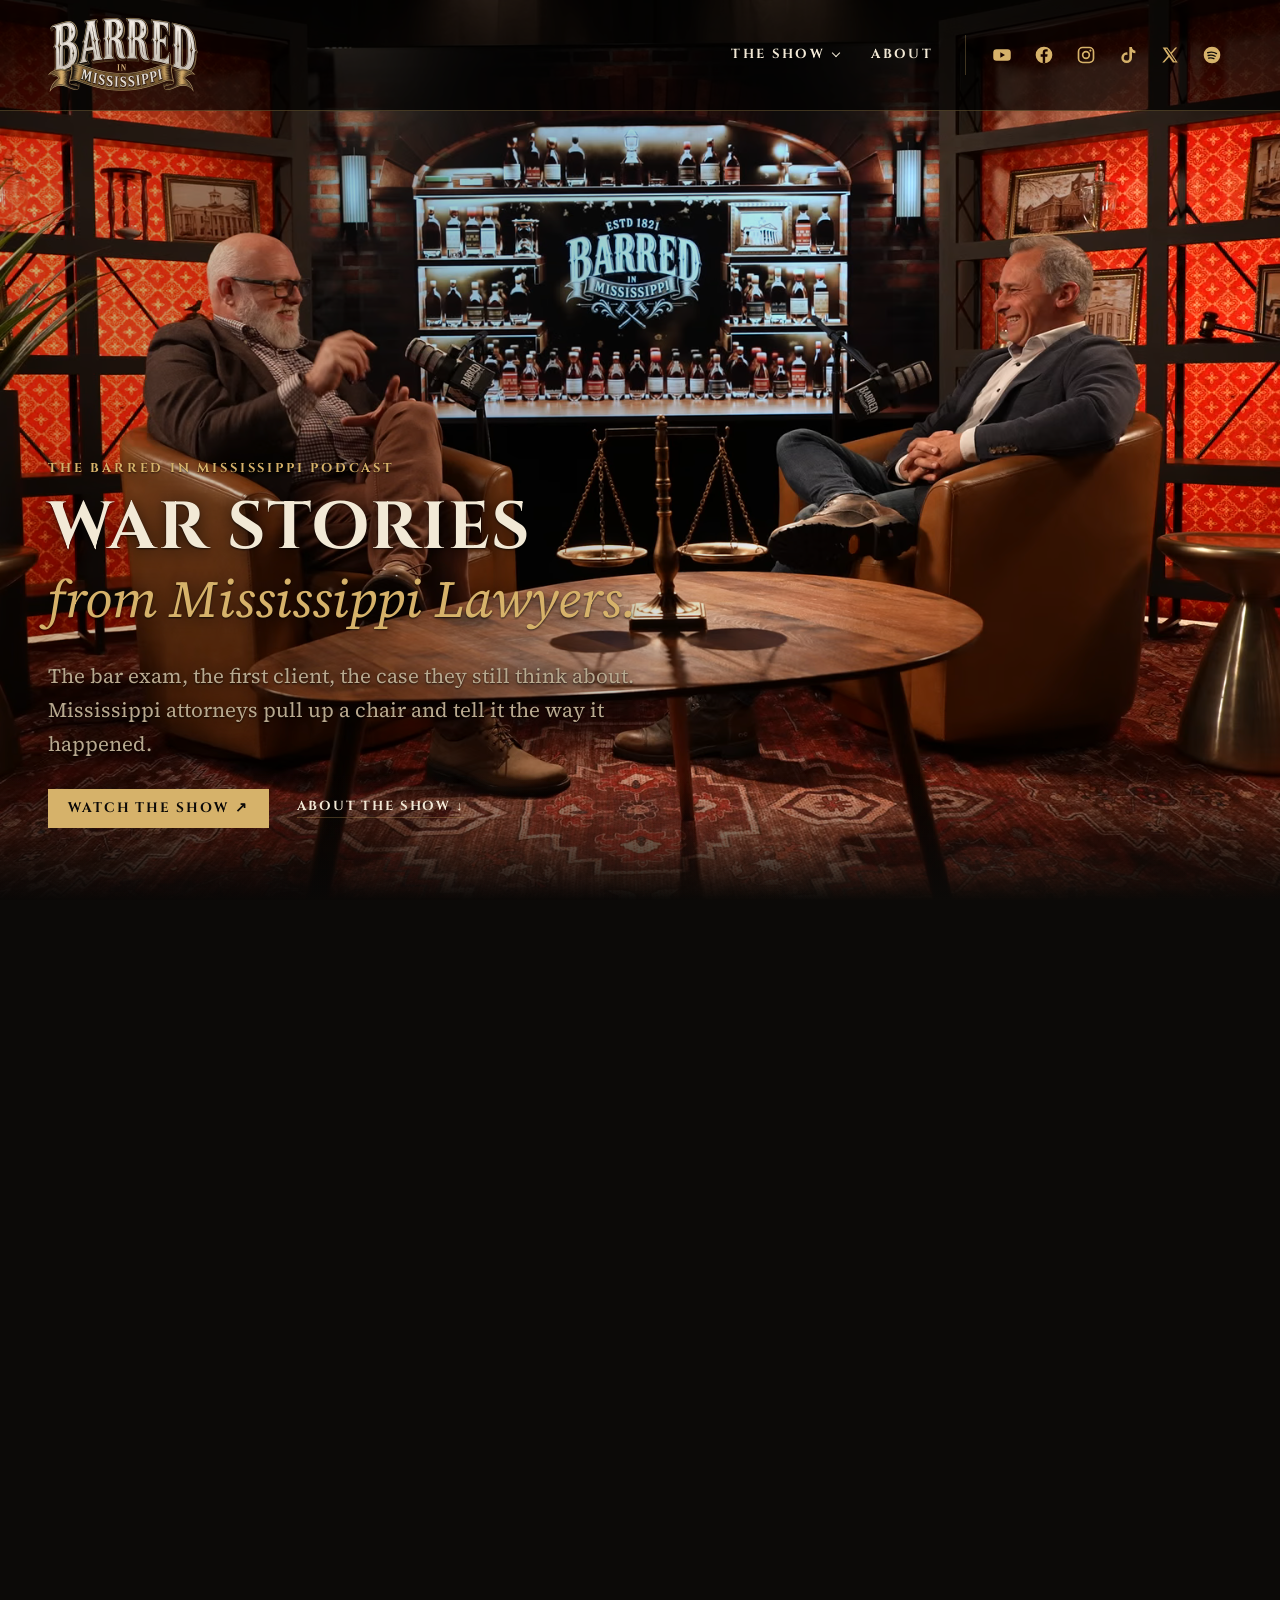
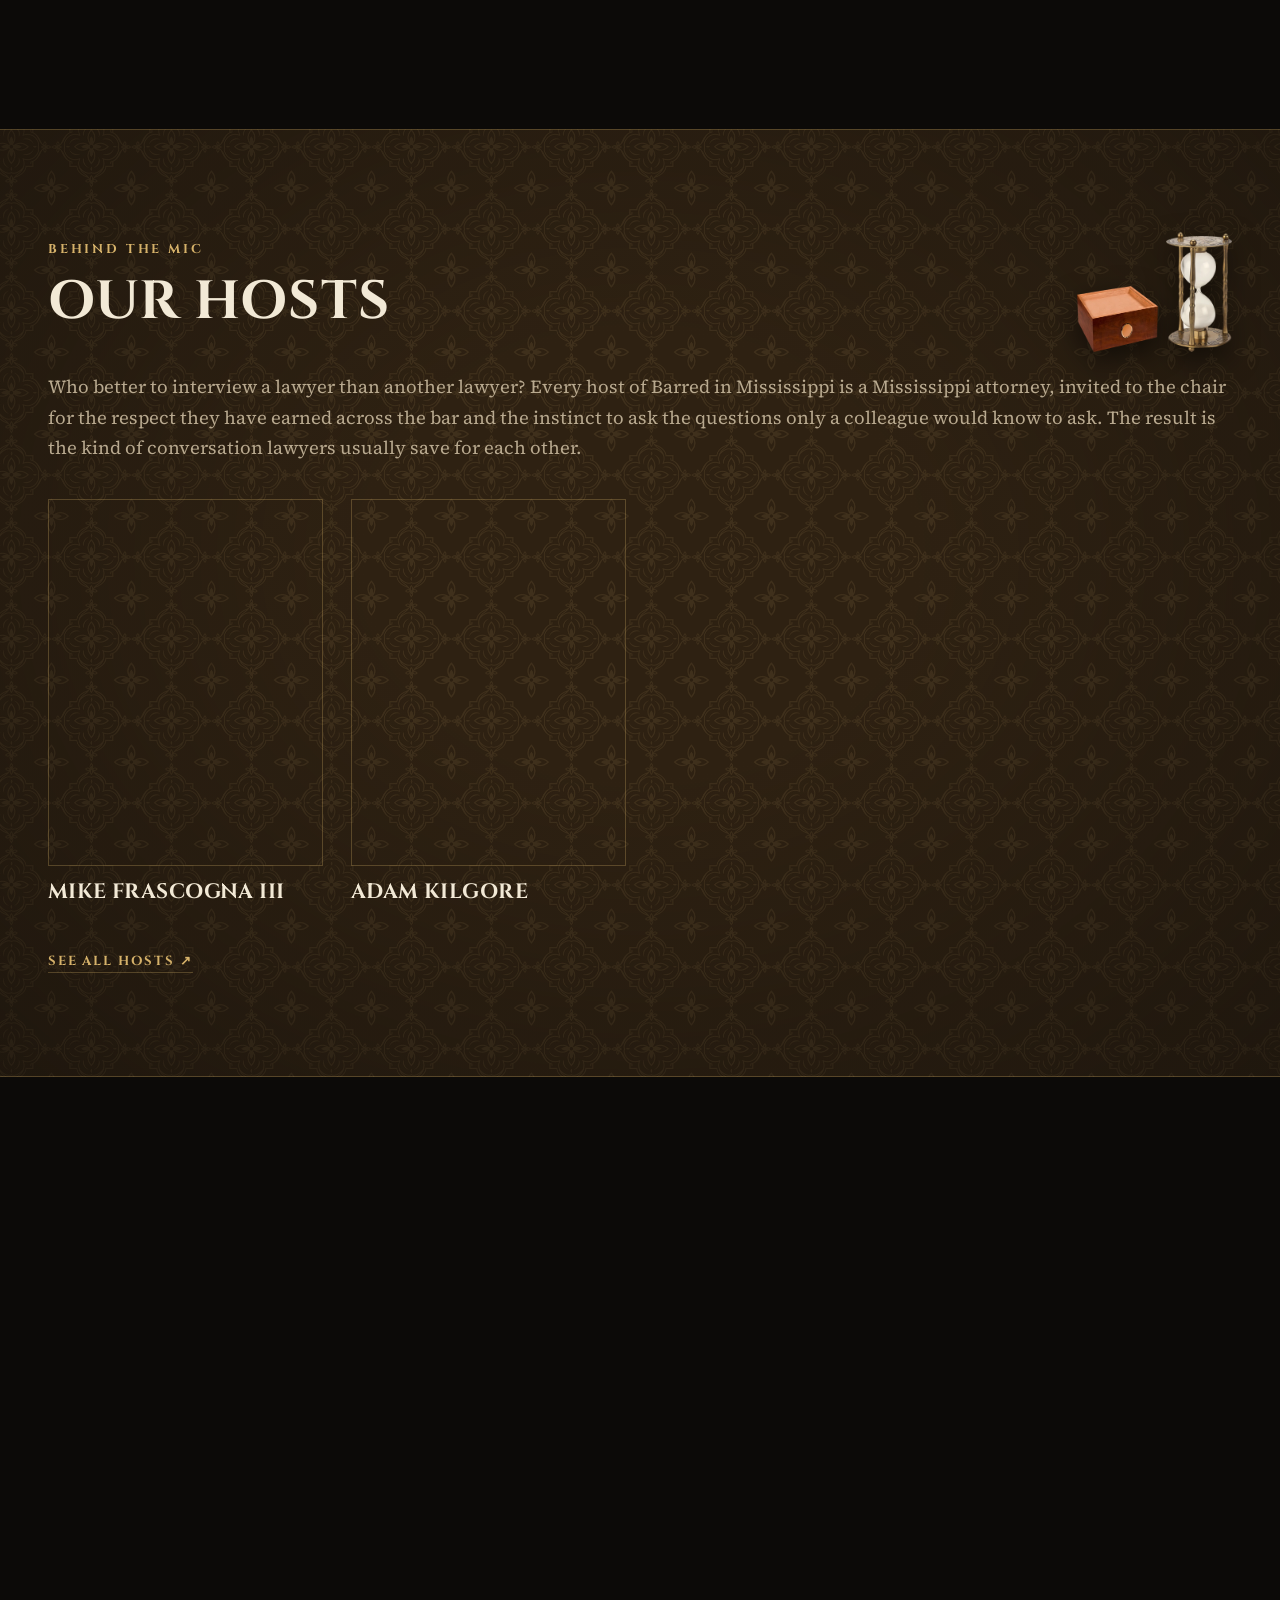
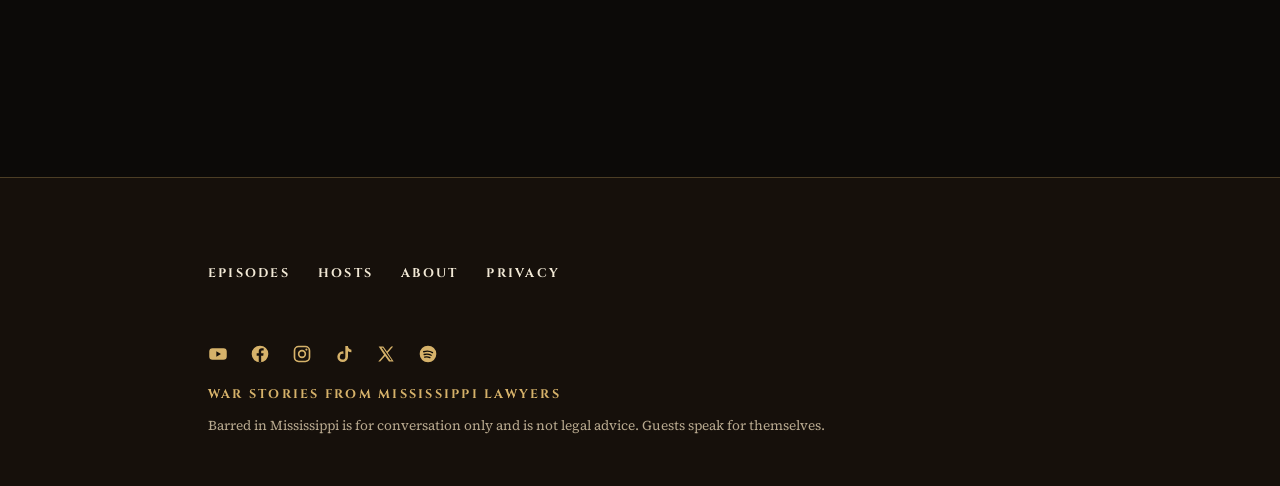
<file: index.html>
<!doctype html>
<html lang="en">
<head>
  <meta charset="UTF-8" />
  <meta http-equiv="Content-Security-Policy" content="default-src 'self'; img-src 'self' data:; media-src 'self'; font-src 'self'; style-src 'self'; script-src 'self'; frame-src https://www.youtube-nocookie.com; base-uri 'self'; form-action 'none'; object-src 'none'; upgrade-insecure-requests">
  <meta name="viewport" content="width=device-width, initial-scale=1.0" />
  <title>Barred in Mississippi | War Stories from Mississippi Lawyers</title>
<meta name="description" content="Barred in Mississippi is a podcast of conversations with the attorneys who practice law in Mississippi: how they got here, the bar, the first client and the stories they still tell.">
<meta name="robots" content="index,follow,max-image-preview:large">
<link rel="canonical" href="https://barredinmississippi.com/">
<meta property="og:type" content="website">
<meta property="og:site_name" content="Barred in Mississippi">
<meta property="og:locale" content="en_US">
<meta property="og:title" content="Barred in Mississippi | War Stories from Mississippi Lawyers">
<meta property="og:description" content="Barred in Mississippi is a podcast of conversations with the attorneys who practice law in Mississippi: how they got here, the bar, the first client and the stories they still tell.">
<meta property="og:url" content="https://barredinmississippi.com/">
<meta property="og:image" content="https://barredinmississippi.com/og/barred-og.jpg">
<meta property="og:image:alt" content="Barred in Mississippi: War Stories from Mississippi Lawyers">
<meta name="twitter:card" content="summary_large_image">
<meta name="referrer" content="strict-origin-when-cross-origin">
<script type="application/ld+json">{"@context":"https://schema.org","@graph":[{"@type":"Organization","@id":"https://barredinmississippi.com/#organization","name":"Barred in Mississippi","url":"https://barredinmississippi.com/","slogan":"War Stories from Mississippi Lawyers","logo":{"@type":"ImageObject","url":"https://barredinmississippi.com/icon-512.png","width":512,"height":512},"sameAs":["https://www.youtube.com/@barredinms","https://www.facebook.com/profile.php?id=61595885616011","https://www.instagram.com/barredinms","https://www.tiktok.com/@barredinms"]},{"@type":"PodcastSeries","@id":"https://barredinmississippi.com/#podcast","name":"Barred in Mississippi","description":"Conversations with the attorneys who practice law in Mississippi: how they got here, the cases that shaped them and the stories they tell. No lectures, no legal advice.","url":"https://barredinmississippi.com/show/","image":"https://barredinmississippi.com/og/barred-og.jpg","inLanguage":"en-US","publisher":{"@id":"https://barredinmississippi.com/#organization"}},{"@type":"WebSite","@id":"https://barredinmississippi.com/#website","url":"https://barredinmississippi.com/","name":"Barred in Mississippi","publisher":{"@id":"https://barredinmississippi.com/#organization"}}]}</script>
  <link rel="icon" type="image/png" sizes="32x32" href="/favicon-32.png"><link rel="icon" href="/favicon.ico" sizes="16x16 32x32"><link rel="apple-touch-icon" sizes="180x180" href="/apple-touch-icon.png"><link rel="manifest" href="/site.webmanifest"><meta name="theme-color" content="#0c0a08">
  <script type="module" crossorigin src="/assets/home-DeIqQFp8.js"></script>
  <link rel="modulepreload" crossorigin href="/assets/chrome-CKt9qE5e.js">
  <link rel="stylesheet" crossorigin href="/assets/chrome-BFqnssAL.css">
</head>
<body>
  <div id="app"><a class="skip-link" href="#main">Skip to content</a>
<header class="main-header"><a class="brand" href="#top" aria-label="Barred in Mississippi home"><img src="/brand/wordmark-600.webp" srcset="/brand/wordmark-600.webp 600w, /brand/wordmark-1200.webp 1200w" sizes="150px" width="1200" height="591" alt=""></a><button class="mobile-menu" aria-label="Open menu" aria-expanded="false" aria-controls="main-nav">Menu <span>+</span></button><nav id="main-nav" aria-label="Main"><div class="nav-group"><a class="nav-top" href="/show/">The show <span class="nav-caret" aria-hidden="true"></span></a><div class="subnav"><a href="/show/">Episodes</a><a href="/hosts/">Hosts</a></div></div><a href="#about">About</a><ul class="social social-menu" aria-label="Barred in Mississippi on social media"><li><a href="https://www.youtube.com/@barredinms" target="_blank" rel="noopener" aria-label="YouTube"><svg viewBox="0 0 24 24" width="20" height="20" fill="currentColor" aria-hidden="true" focusable="false"><path fill-rule="evenodd" d="M5.5 5h13a4 4 0 0 1 4 4v6a4 4 0 0 1-4 4h-13a4 4 0 0 1-4-4V9a4 4 0 0 1 4-4Zm4.5 3.8v6.4l5.6-3.2Z"/></svg></a></li><li><a href="https://www.facebook.com/profile.php?id=61595885616011" target="_blank" rel="noopener" aria-label="Facebook"><svg viewBox="0 0 24 24" width="20" height="20" fill="currentColor" aria-hidden="true" focusable="false"><path fill-rule="evenodd" d="M12 2a10 10 0 1 1 0 20a10 10 0 1 1 0-20Zm1.4 19.6V14h2.5l.4-3h-2.9V9.3c0-.9.3-1.5 1.5-1.5h1.5V5.1c-.3 0-1.2-.1-2.2-.1-2.2 0-3.7 1.3-3.7 3.8V11H8v3h2.5v7.6Z"/></svg></a></li><li><a href="https://www.instagram.com/barredinms" target="_blank" rel="noopener" aria-label="Instagram"><svg viewBox="0 0 24 24" width="20" height="20" fill="currentColor" aria-hidden="true" focusable="false"><rect x="3" y="3" width="18" height="18" rx="5" fill="none" stroke="currentColor" stroke-width="2"/><circle cx="12" cy="12" r="4" fill="none" stroke="currentColor" stroke-width="2"/><circle cx="17.3" cy="6.7" r="1.3"/></svg></a></li><li><a href="https://www.tiktok.com/@barredinms" target="_blank" rel="noopener" aria-label="TikTok"><svg viewBox="0 0 24 24" width="20" height="20" fill="currentColor" aria-hidden="true" focusable="false"><path d="M13.6 2.5h3.1a4.8 4.8 0 0 0 4.2 4.3v3.1a7.8 7.8 0 0 1-4.1-1.3v6.6a6.4 6.4 0 1 1-6.4-6.4c.3 0 .6 0 .9.1v3.2a3.3 3.3 0 1 0 2.3 3.1Z"/></svg></a></li><li><span class="social-soon" title="X: coming soon" aria-label="X, coming soon"><svg viewBox="0 0 24 24" width="20" height="20" fill="currentColor" aria-hidden="true" focusable="false"><path fill-rule="evenodd" d="M3.2 3h5.6l4.3 5.9L18.3 3h2.3l-6.5 7.5 7.1 10.5h-5.6l-4.7-6.6L5 21H2.7l7-8ZM6.6 4.6l10.6 14.8h1.6L8.3 4.6Z"/></svg></span></li><li><span class="social-soon" title="Spotify: coming soon" aria-label="Spotify, coming soon"><svg viewBox="0 0 24 24" width="20" height="20" fill="currentColor" aria-hidden="true" focusable="false"><circle cx="12" cy="12" r="10"/><path d="M6.8 9.3c3.6-1.1 7.6-.8 10.6 1M7.4 12.6c2.9-.8 6-.5 8.4.9M8 15.7c2.2-.6 4.4-.4 6.3.7" fill="none" stroke="#0c0a08" stroke-width="1.6" stroke-linecap="round"/></svg></span></li></ul></nav><ul class="social social-header" aria-label="Barred in Mississippi on social media"><li><a href="https://www.youtube.com/@barredinms" target="_blank" rel="noopener" aria-label="YouTube"><svg viewBox="0 0 24 24" width="20" height="20" fill="currentColor" aria-hidden="true" focusable="false"><path fill-rule="evenodd" d="M5.5 5h13a4 4 0 0 1 4 4v6a4 4 0 0 1-4 4h-13a4 4 0 0 1-4-4V9a4 4 0 0 1 4-4Zm4.5 3.8v6.4l5.6-3.2Z"/></svg></a></li><li><a href="https://www.facebook.com/profile.php?id=61595885616011" target="_blank" rel="noopener" aria-label="Facebook"><svg viewBox="0 0 24 24" width="20" height="20" fill="currentColor" aria-hidden="true" focusable="false"><path fill-rule="evenodd" d="M12 2a10 10 0 1 1 0 20a10 10 0 1 1 0-20Zm1.4 19.6V14h2.5l.4-3h-2.9V9.3c0-.9.3-1.5 1.5-1.5h1.5V5.1c-.3 0-1.2-.1-2.2-.1-2.2 0-3.7 1.3-3.7 3.8V11H8v3h2.5v7.6Z"/></svg></a></li><li><a href="https://www.instagram.com/barredinms" target="_blank" rel="noopener" aria-label="Instagram"><svg viewBox="0 0 24 24" width="20" height="20" fill="currentColor" aria-hidden="true" focusable="false"><rect x="3" y="3" width="18" height="18" rx="5" fill="none" stroke="currentColor" stroke-width="2"/><circle cx="12" cy="12" r="4" fill="none" stroke="currentColor" stroke-width="2"/><circle cx="17.3" cy="6.7" r="1.3"/></svg></a></li><li><a href="https://www.tiktok.com/@barredinms" target="_blank" rel="noopener" aria-label="TikTok"><svg viewBox="0 0 24 24" width="20" height="20" fill="currentColor" aria-hidden="true" focusable="false"><path d="M13.6 2.5h3.1a4.8 4.8 0 0 0 4.2 4.3v3.1a7.8 7.8 0 0 1-4.1-1.3v6.6a6.4 6.4 0 1 1-6.4-6.4c.3 0 .6 0 .9.1v3.2a3.3 3.3 0 1 0 2.3 3.1Z"/></svg></a></li><li><span class="social-soon" title="X: coming soon" aria-label="X, coming soon"><svg viewBox="0 0 24 24" width="20" height="20" fill="currentColor" aria-hidden="true" focusable="false"><path fill-rule="evenodd" d="M3.2 3h5.6l4.3 5.9L18.3 3h2.3l-6.5 7.5 7.1 10.5h-5.6l-4.7-6.6L5 21H2.7l7-8ZM6.6 4.6l10.6 14.8h1.6L8.3 4.6Z"/></svg></span></li><li><span class="social-soon" title="Spotify: coming soon" aria-label="Spotify, coming soon"><svg viewBox="0 0 24 24" width="20" height="20" fill="currentColor" aria-hidden="true" focusable="false"><circle cx="12" cy="12" r="10"/><path d="M6.8 9.3c3.6-1.1 7.6-.8 10.6 1M7.4 12.6c2.9-.8 6-.5 8.4.9M8 15.7c2.2-.6 4.4-.4 6.3.7" fill="none" stroke="#0c0a08" stroke-width="1.6" stroke-linecap="round"/></svg></span></li></ul></header>
<main id="main">
<section class="hero" id="top"><video class="hero-video" autoplay muted loop playsinline preload="auto" poster="/video/hero-conversation-poster.webp" aria-hidden="true" tabindex="-1"><source src="/video/hero-conversation-mobile.mp4" type="video/mp4" media="(max-width:760px)"><source src="/video/hero-conversation-1080.webm" type="video/webm"><source src="/video/hero-conversation-1080.mp4" type="video/mp4"></video><div class="hero-shade" aria-hidden="true"></div><div class="hero-copy"><p class="eyebrow">The Barred in Mississippi Podcast</p><h1>War Stories<br><em>from Mississippi Lawyers.</em></h1><p class="hero-lede">The bar exam, the first client, the case they still think about. Mississippi attorneys pull up a chair and tell it the way it happened.</p><div class="hero-actions"><a class="button" href="/show/">Watch the show <span>↗</span></a><a class="text-link light" href="#about">About the show ↓</a></div></div></section>
<section class="recent" aria-labelledby="recent-title"><div class="wrap"><div class="shelf-head"><div class="section-head"><p class="eyebrow">Now playing</p><h2 id="recent-title">Recent Episodes</h2></div><div class="shelf shelf-recent" aria-hidden="true"><img class="shelf-decanter" src="/img/shelf/decanter.webp" width="336" height="660" alt="" loading="lazy" decoding="async"><img class="shelf-humidor" src="/img/shelf/humidor.webp" width="408" height="330" alt="" loading="lazy" decoding="async"></div></div><ul class="plate-row"><li><a href="/show/002-mike-frascogna-ii/"><img src="/img/episodes/ep-002-mike-frascogna-ii-960.webp" srcset="/img/episodes/ep-002-mike-frascogna-ii-960.webp 960w, /img/episodes/ep-002-mike-frascogna-ii-1920.webp 1920w" sizes="(max-width:700px) 92vw, (max-width:1100px) 46vw, 25vw" width="1920" height="1080" alt="Episode 002: From Track to Entertainment Law, with Mike Frascogna Jr." loading="lazy" decoding="async"><span class="plate-num">Episode 002</span><span class="plate-guest">Mike Frascogna Jr.</span><span class="plate-role">Entertainment and Sports Attorney</span></a></li><li><a href="/show/001-adam-kilgore/"><img src="/img/episodes/ep-001-adam-kilgore-960.webp" srcset="/img/episodes/ep-001-adam-kilgore-960.webp 960w, /img/episodes/ep-001-adam-kilgore-1920.webp 1920w" sizes="(max-width:700px) 92vw, (max-width:1100px) 46vw, 25vw" width="1920" height="1080" alt="Episode 001: The Mississippi Bar’s Angel of Death, with Adam Kilgore" loading="lazy" decoding="async"><span class="plate-num">Episode 001</span><span class="plate-guest">Adam Kilgore</span><span class="plate-role">Longtime General Counsel, The Mississippi Bar</span></a></li></ul><p class="more"><a class="text-link" href="/show/">All episodes ↗</a></p></div></section>
<section class="home-hosts" aria-labelledby="home-hosts-title"><div class="wrap"><div class="shelf-head"><div class="section-head"><p class="eyebrow">Behind the mic</p><h2 id="home-hosts-title">Our Hosts</h2></div><div class="shelf shelf-recent" aria-hidden="true"><img class="shelf-humidor" src="/img/shelf/humidor.webp" width="408" height="330" alt="" loading="lazy" decoding="async"><img class="shelf-hourglass" src="/img/shelf/hourglass.webp" width="332" height="600" alt="" loading="lazy" decoding="async"></div></div><p class="home-hosts-lede">Who better to interview a lawyer than another lawyer? Every host of Barred in Mississippi is a Mississippi attorney, invited to the chair for the respect they have earned across the bar and the instinct to ask the questions only a colleague would know to ask. The result is the kind of conversation lawyers usually save for each other.</p><ol class="host-grid home-host-grid"><li class="host-card"><a class="host-photo" href="/hosts/mike-frascogna-iii/"><img src="/img/hosts/mike-frascogna-iii-480.webp" srcset="/img/hosts/mike-frascogna-iii-480.webp 480w, /img/hosts/mike-frascogna-iii-900.webp 900w" sizes="(max-width:760px) 46vw, (max-width:1100px) 30vw, 22vw" width="900" height="1205" alt="Mike Frascogna III" loading="lazy" decoding="async"></a><h3 class="host-name"><a href="/hosts/mike-frascogna-iii/">Mike Frascogna III</a></h3></li><li class="host-card"><a class="host-photo" href="/hosts/adam-kilgore/"><img src="/img/hosts/adam-kilgore-480.webp" srcset="/img/hosts/adam-kilgore-480.webp 480w, /img/hosts/adam-kilgore-900.webp 900w" sizes="(max-width:760px) 46vw, (max-width:1100px) 30vw, 22vw" width="900" height="1205" alt="Adam Kilgore" loading="lazy" decoding="async"></a><h3 class="host-name"><a href="/hosts/adam-kilgore/">Adam Kilgore</a></h3></li></ol><p class="more"><a class="text-link" href="/hosts/">See all hosts ↗</a></p></div></section>
<section class="about" id="about"><div class="wrap"><p class="eyebrow">About the show</p><h2 class="about-title">Every lawyer <em>has a story.</em></h2><div class="about-grid"><div class="about-photos"><img class="about-wide" src="/img/about/on-set-kilgore-1500.webp" srcset="/img/about/on-set-kilgore-800.webp 800w, /img/about/on-set-kilgore-1500.webp 1500w" sizes="(max-width:760px) 92vw, 46vw" width="1500" height="1000" alt="Adam Kilgore and host Mike Frascogna III in conversation on the Barred in Mississippi set" loading="lazy" decoding="async"><div class="about-guests"><img src="/img/about/adam-kilgore-800.webp" srcset="/img/about/adam-kilgore-500.webp 500w, /img/about/adam-kilgore-800.webp 800w" sizes="(max-width:760px) 30vw, 15vw" width="800" height="1000" alt="Adam Kilgore telling a story on the Barred in Mississippi set" loading="lazy" decoding="async"><img src="/img/about/mike-frascogna-ii-800.webp" srcset="/img/about/mike-frascogna-ii-500.webp 500w, /img/about/mike-frascogna-ii-800.webp 800w" sizes="(max-width:760px) 30vw, 15vw" width="800" height="1000" alt="Mike Frascogna Jr. smiling in the leather chair on the Barred in Mississippi set" loading="lazy" decoding="async"><img src="/img/about/frascogna-kilgore-800.webp" srcset="/img/about/frascogna-kilgore-500.webp 500w, /img/about/frascogna-kilgore-800.webp 800w" sizes="(max-width:760px) 30vw, 15vw" width="800" height="1000" alt="Mike Frascogna Jr. and Adam Kilgore standing together on the Barred in Mississippi set" loading="lazy" decoding="async"></div></div><div class="about-copy"><p><strong>Barred in Mississippi is a podcast about the people who practice law in this state.</strong> Not the cases on the evening news, but the careers behind them: why someone chose the law, how they got through the bar, and what the work is really like once the door has their name on it.</p><p>Each episode, one Mississippi attorney sits down in our speakeasy studio for an unhurried conversation. Closing attorneys and trial lawyers, general counsels and solo practitioners, people just sworn in and people who have seen it all. They tell the stories lawyers usually save for each other.</p><p>The show is independent. It doesn’t market a firm or sell legal services, and nothing said on it is legal advice. It’s conversation, the kind that used to happen after hours, with the good bottle open.</p><a class="button" href="/show/">Watch the show ↗</a></div></div></div></section>
<section class="counties" aria-labelledby="counties-title"><div class="wrap counties-copy"><p class="eyebrow">Eighty-two counties</p><h2 id="counties-title">Every county has a courthouse.<br><em>Every courthouse has a story.</em></h2><div class="shelf shelf-counties" aria-hidden="true"><img class="shelf-jar" src="/img/shelf/jar.webp" width="351" height="390" alt="" loading="lazy" decoding="async"><img class="shelf-hourglass" src="/img/shelf/hourglass.webp" width="332" height="600" alt="" loading="lazy" decoding="async"></div></div><ul class="courthouses" aria-hidden="true"><li><img src="/img/courthouses/courthouse-1-1200.webp" srcset="/img/courthouses/courthouse-1-600.webp 600w, /img/courthouses/courthouse-1-1200.webp 1200w" sizes="(max-width:700px) 60vw, 22vw" width="1200" height="960" alt="" loading="lazy" decoding="async"></li><li><img src="/img/courthouses/courthouse-2-1200.webp" srcset="/img/courthouses/courthouse-2-600.webp 600w, /img/courthouses/courthouse-2-1200.webp 1200w" sizes="(max-width:700px) 60vw, 22vw" width="1200" height="960" alt="" loading="lazy" decoding="async"></li><li><img src="/img/courthouses/courthouse-3-1200.webp" srcset="/img/courthouses/courthouse-3-600.webp 600w, /img/courthouses/courthouse-3-1200.webp 1200w" sizes="(max-width:700px) 60vw, 22vw" width="1200" height="960" alt="" loading="lazy" decoding="async"></li><li><img src="/img/courthouses/courthouse-4-1200.webp" srcset="/img/courthouses/courthouse-4-600.webp 600w, /img/courthouses/courthouse-4-1200.webp 1200w" sizes="(max-width:700px) 60vw, 22vw" width="1200" height="960" alt="" loading="lazy" decoding="async"></li><li><img src="/img/courthouses/courthouse-5-1200.webp" srcset="/img/courthouses/courthouse-5-600.webp 600w, /img/courthouses/courthouse-5-1200.webp 1200w" sizes="(max-width:700px) 60vw, 22vw" width="1200" height="960" alt="" loading="lazy" decoding="async"></li><li class="tall"><img src="/img/courthouses/courthouse-6-960.webp" srcset="/img/courthouses/courthouse-6-480.webp 480w, /img/courthouses/courthouse-6-960.webp 960w" sizes="(max-width:700px) 40vw, 14vw" width="960" height="1200" alt="" loading="lazy" decoding="async"></li><li class="tall"><img src="/img/courthouses/courthouse-7-960.webp" srcset="/img/courthouses/courthouse-7-480.webp 480w, /img/courthouses/courthouse-7-960.webp 960w" sizes="(max-width:700px) 40vw, 14vw" width="960" height="1200" alt="" loading="lazy" decoding="async"></li></ul></section>
<section class="closing"><img class="closing-mark" src="/brand/logo-primary-600.webp" width="600" height="478" alt="" loading="lazy"><p class="eyebrow">War Stories from Mississippi Lawyers</p><h2>Pull up a chair.</h2><p>New conversations with Mississippi lawyers, recorded in Jackson.</p><a class="text-link light" href="/show/">Watch the show ↗</a><div class="shelf shelf-closing-left" aria-hidden="true"><img class="shelf-hourglass" src="/img/shelf/hourglass.webp" width="332" height="600" alt="" loading="lazy" decoding="async"><img class="shelf-humidor" src="/img/shelf/humidor.webp" width="408" height="330" alt="" loading="lazy" decoding="async"></div><div class="shelf shelf-closing-right" aria-hidden="true"><img class="shelf-jar" src="/img/shelf/jar.webp" width="351" height="390" alt="" loading="lazy" decoding="async"><img class="shelf-decanter" src="/img/shelf/decanter.webp" width="336" height="660" alt="" loading="lazy" decoding="async"></div></section>
</main>
<footer class="site-footer"><a class="footer-mark" href="#top"><img src="/brand/logo-primary-600.webp" width="600" height="478" alt="Barred in Mississippi, established 1821" loading="lazy"></a><div class="footer-links"><a href="/show/">Episodes</a><a href="/hosts/">Hosts</a><a href="#about">About</a><a href="/privacy/">Privacy</a></div><ul class="social social-footer" aria-label="Barred in Mississippi on social media"><li><a href="https://www.youtube.com/@barredinms" target="_blank" rel="noopener" aria-label="YouTube"><svg viewBox="0 0 24 24" width="20" height="20" fill="currentColor" aria-hidden="true" focusable="false"><path fill-rule="evenodd" d="M5.5 5h13a4 4 0 0 1 4 4v6a4 4 0 0 1-4 4h-13a4 4 0 0 1-4-4V9a4 4 0 0 1 4-4Zm4.5 3.8v6.4l5.6-3.2Z"/></svg></a></li><li><a href="https://www.facebook.com/profile.php?id=61595885616011" target="_blank" rel="noopener" aria-label="Facebook"><svg viewBox="0 0 24 24" width="20" height="20" fill="currentColor" aria-hidden="true" focusable="false"><path fill-rule="evenodd" d="M12 2a10 10 0 1 1 0 20a10 10 0 1 1 0-20Zm1.4 19.6V14h2.5l.4-3h-2.9V9.3c0-.9.3-1.5 1.5-1.5h1.5V5.1c-.3 0-1.2-.1-2.2-.1-2.2 0-3.7 1.3-3.7 3.8V11H8v3h2.5v7.6Z"/></svg></a></li><li><a href="https://www.instagram.com/barredinms" target="_blank" rel="noopener" aria-label="Instagram"><svg viewBox="0 0 24 24" width="20" height="20" fill="currentColor" aria-hidden="true" focusable="false"><rect x="3" y="3" width="18" height="18" rx="5" fill="none" stroke="currentColor" stroke-width="2"/><circle cx="12" cy="12" r="4" fill="none" stroke="currentColor" stroke-width="2"/><circle cx="17.3" cy="6.7" r="1.3"/></svg></a></li><li><a href="https://www.tiktok.com/@barredinms" target="_blank" rel="noopener" aria-label="TikTok"><svg viewBox="0 0 24 24" width="20" height="20" fill="currentColor" aria-hidden="true" focusable="false"><path d="M13.6 2.5h3.1a4.8 4.8 0 0 0 4.2 4.3v3.1a7.8 7.8 0 0 1-4.1-1.3v6.6a6.4 6.4 0 1 1-6.4-6.4c.3 0 .6 0 .9.1v3.2a3.3 3.3 0 1 0 2.3 3.1Z"/></svg></a></li><li><span class="social-soon" title="X: coming soon" aria-label="X, coming soon"><svg viewBox="0 0 24 24" width="20" height="20" fill="currentColor" aria-hidden="true" focusable="false"><path fill-rule="evenodd" d="M3.2 3h5.6l4.3 5.9L18.3 3h2.3l-6.5 7.5 7.1 10.5h-5.6l-4.7-6.6L5 21H2.7l7-8ZM6.6 4.6l10.6 14.8h1.6L8.3 4.6Z"/></svg></span></li><li><span class="social-soon" title="Spotify: coming soon" aria-label="Spotify, coming soon"><svg viewBox="0 0 24 24" width="20" height="20" fill="currentColor" aria-hidden="true" focusable="false"><circle cx="12" cy="12" r="10"/><path d="M6.8 9.3c3.6-1.1 7.6-.8 10.6 1M7.4 12.6c2.9-.8 6-.5 8.4.9M8 15.7c2.2-.6 4.4-.4 6.3.7" fill="none" stroke="#0c0a08" stroke-width="1.6" stroke-linecap="round"/></svg></span></li></ul><p class="footer-tag">War Stories from Mississippi Lawyers</p><p class="footer-note">Barred in Mississippi is for conversation only and is not legal advice. Guests speak for themselves.</p></footer></div>
</body>
</html>
</file>
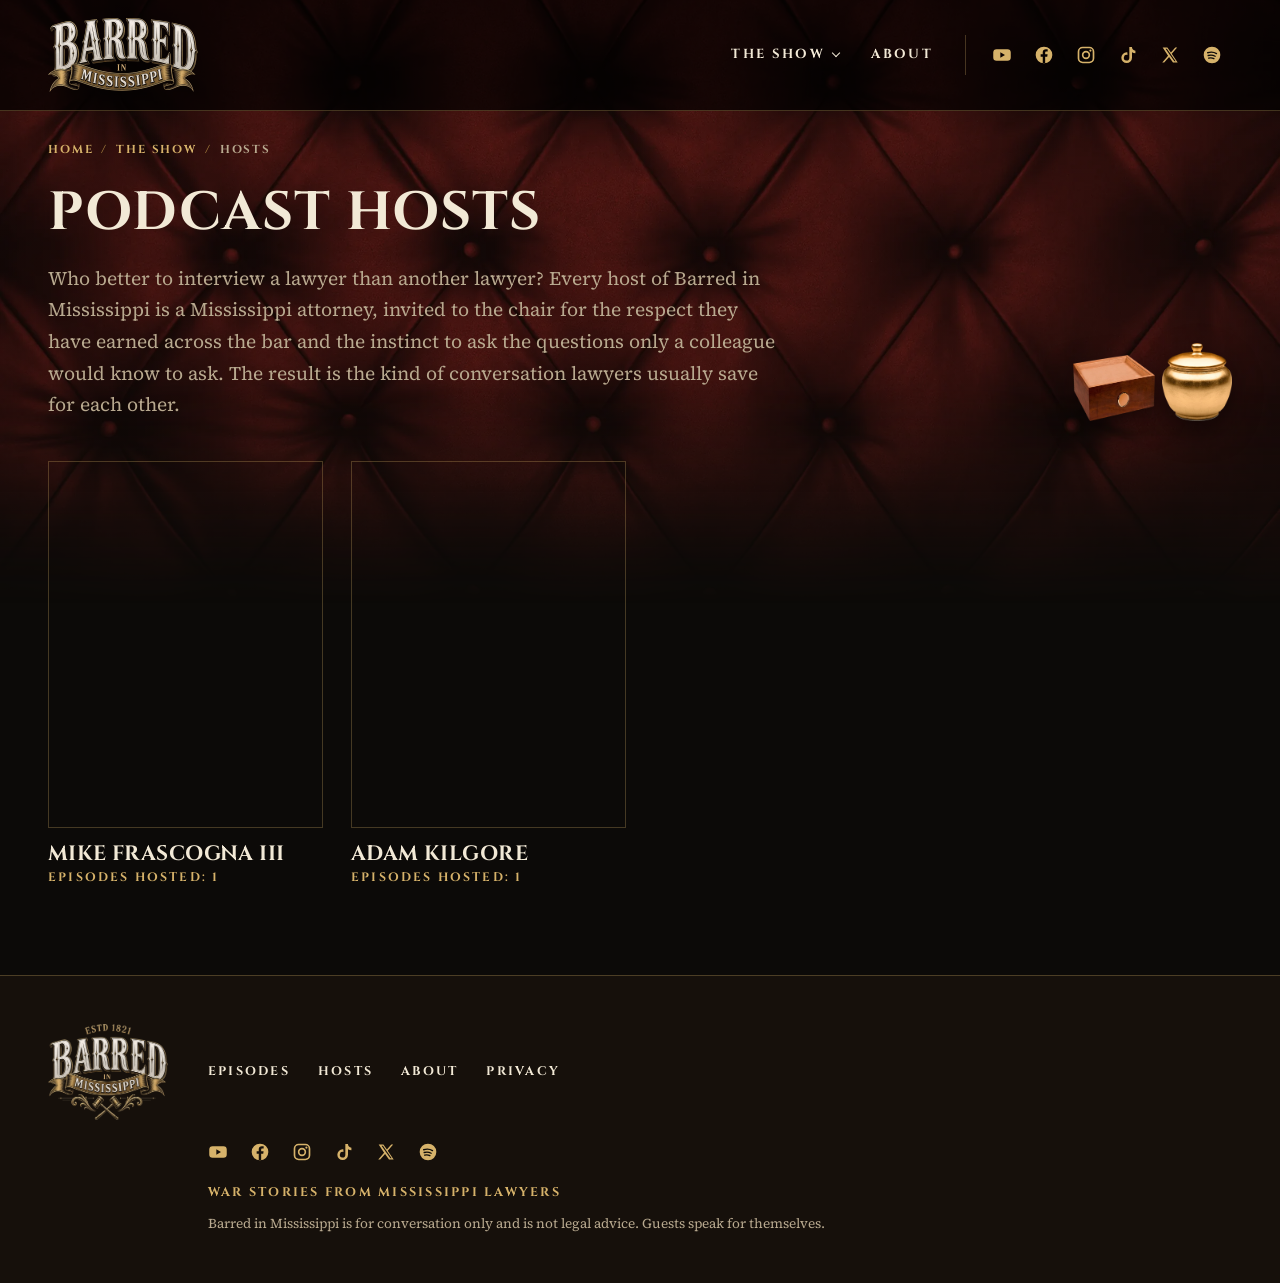
<file: hosts/index.html>
<!doctype html>
<html lang="en">
<head>
  <meta charset="UTF-8" />
  <meta http-equiv="Content-Security-Policy" content="default-src 'self'; img-src 'self' data:; media-src 'self'; font-src 'self'; style-src 'self'; script-src 'self'; frame-src https://www.youtube-nocookie.com; base-uri 'self'; form-action 'none'; object-src 'none'; upgrade-insecure-requests">
  <meta name="viewport" content="width=device-width, initial-scale=1.0" />
  <title>Hosts | Barred in Mississippi</title>
<meta name="description" content="The Mississippi lawyers who host Barred in Mississippi.">
<meta name="robots" content="index,follow,max-image-preview:large">
<link rel="canonical" href="https://barredinmississippi.com/hosts/">
<meta property="og:type" content="website">
<meta property="og:site_name" content="Barred in Mississippi">
<meta property="og:locale" content="en_US">
<meta property="og:title" content="Hosts | Barred in Mississippi">
<meta property="og:description" content="The Mississippi lawyers who host Barred in Mississippi.">
<meta property="og:url" content="https://barredinmississippi.com/hosts/">
<meta property="og:image" content="https://barredinmississippi.com/og/barred-og.jpg">
<meta property="og:image:alt" content="Barred in Mississippi: War Stories from Mississippi Lawyers">
<meta name="twitter:card" content="summary_large_image">
<meta name="referrer" content="strict-origin-when-cross-origin">
<script type="application/ld+json">{"@context":"https://schema.org","@graph":[{"@type":"Organization","@id":"https://barredinmississippi.com/#organization","name":"Barred in Mississippi","url":"https://barredinmississippi.com/","slogan":"War Stories from Mississippi Lawyers","logo":{"@type":"ImageObject","url":"https://barredinmississippi.com/icon-512.png","width":512,"height":512},"sameAs":["https://www.youtube.com/@barredinms","https://www.facebook.com/profile.php?id=61595885616011","https://www.instagram.com/barredinms","https://www.tiktok.com/@barredinms"]},{"@type":"BreadcrumbList","itemListElement":[{"@type":"ListItem","position":1,"name":"Barred in Mississippi","item":"https://barredinmississippi.com/"},{"@type":"ListItem","position":2,"name":"The show","item":"https://barredinmississippi.com/show/"},{"@type":"ListItem","position":3,"name":"Hosts","item":"https://barredinmississippi.com/hosts/"}]}]}</script>
  <link rel="icon" type="image/png" sizes="32x32" href="/favicon-32.png"><link rel="icon" href="/favicon.ico" sizes="16x16 32x32"><link rel="apple-touch-icon" sizes="180x180" href="/apple-touch-icon.png"><link rel="manifest" href="/site.webmanifest"><meta name="theme-color" content="#0c0a08">
  <script type="module" crossorigin src="/assets/page-CpXRUD9X.js"></script>
  <link rel="modulepreload" crossorigin href="/assets/chrome-CKt9qE5e.js">
  <link rel="stylesheet" crossorigin href="/assets/chrome-BFqnssAL.css">
</head>
<body class="inner">
  <div id="page"><a class="skip-link" href="#main">Skip to content</a>
<header class="main-header"><a class="brand" href="/" aria-label="Barred in Mississippi home"><img src="/brand/wordmark-600.webp" srcset="/brand/wordmark-600.webp 600w, /brand/wordmark-1200.webp 1200w" sizes="150px" width="1200" height="591" alt=""></a><button class="mobile-menu" aria-label="Open menu" aria-expanded="false" aria-controls="main-nav">Menu <span>+</span></button><nav id="main-nav" aria-label="Main"><div class="nav-group"><a class="nav-top" href="/show/">The show <span class="nav-caret" aria-hidden="true"></span></a><div class="subnav"><a href="/show/">Episodes</a><a href="/hosts/">Hosts</a></div></div><a href="/#about">About</a><ul class="social social-menu" aria-label="Barred in Mississippi on social media"><li><a href="https://www.youtube.com/@barredinms" target="_blank" rel="noopener" aria-label="YouTube"><svg viewBox="0 0 24 24" width="20" height="20" fill="currentColor" aria-hidden="true" focusable="false"><path fill-rule="evenodd" d="M5.5 5h13a4 4 0 0 1 4 4v6a4 4 0 0 1-4 4h-13a4 4 0 0 1-4-4V9a4 4 0 0 1 4-4Zm4.5 3.8v6.4l5.6-3.2Z"/></svg></a></li><li><a href="https://www.facebook.com/profile.php?id=61595885616011" target="_blank" rel="noopener" aria-label="Facebook"><svg viewBox="0 0 24 24" width="20" height="20" fill="currentColor" aria-hidden="true" focusable="false"><path fill-rule="evenodd" d="M12 2a10 10 0 1 1 0 20a10 10 0 1 1 0-20Zm1.4 19.6V14h2.5l.4-3h-2.9V9.3c0-.9.3-1.5 1.5-1.5h1.5V5.1c-.3 0-1.2-.1-2.2-.1-2.2 0-3.7 1.3-3.7 3.8V11H8v3h2.5v7.6Z"/></svg></a></li><li><a href="https://www.instagram.com/barredinms" target="_blank" rel="noopener" aria-label="Instagram"><svg viewBox="0 0 24 24" width="20" height="20" fill="currentColor" aria-hidden="true" focusable="false"><rect x="3" y="3" width="18" height="18" rx="5" fill="none" stroke="currentColor" stroke-width="2"/><circle cx="12" cy="12" r="4" fill="none" stroke="currentColor" stroke-width="2"/><circle cx="17.3" cy="6.7" r="1.3"/></svg></a></li><li><a href="https://www.tiktok.com/@barredinms" target="_blank" rel="noopener" aria-label="TikTok"><svg viewBox="0 0 24 24" width="20" height="20" fill="currentColor" aria-hidden="true" focusable="false"><path d="M13.6 2.5h3.1a4.8 4.8 0 0 0 4.2 4.3v3.1a7.8 7.8 0 0 1-4.1-1.3v6.6a6.4 6.4 0 1 1-6.4-6.4c.3 0 .6 0 .9.1v3.2a3.3 3.3 0 1 0 2.3 3.1Z"/></svg></a></li><li><span class="social-soon" title="X: coming soon" aria-label="X, coming soon"><svg viewBox="0 0 24 24" width="20" height="20" fill="currentColor" aria-hidden="true" focusable="false"><path fill-rule="evenodd" d="M3.2 3h5.6l4.3 5.9L18.3 3h2.3l-6.5 7.5 7.1 10.5h-5.6l-4.7-6.6L5 21H2.7l7-8ZM6.6 4.6l10.6 14.8h1.6L8.3 4.6Z"/></svg></span></li><li><span class="social-soon" title="Spotify: coming soon" aria-label="Spotify, coming soon"><svg viewBox="0 0 24 24" width="20" height="20" fill="currentColor" aria-hidden="true" focusable="false"><circle cx="12" cy="12" r="10"/><path d="M6.8 9.3c3.6-1.1 7.6-.8 10.6 1M7.4 12.6c2.9-.8 6-.5 8.4.9M8 15.7c2.2-.6 4.4-.4 6.3.7" fill="none" stroke="#0c0a08" stroke-width="1.6" stroke-linecap="round"/></svg></span></li></ul></nav><ul class="social social-header" aria-label="Barred in Mississippi on social media"><li><a href="https://www.youtube.com/@barredinms" target="_blank" rel="noopener" aria-label="YouTube"><svg viewBox="0 0 24 24" width="20" height="20" fill="currentColor" aria-hidden="true" focusable="false"><path fill-rule="evenodd" d="M5.5 5h13a4 4 0 0 1 4 4v6a4 4 0 0 1-4 4h-13a4 4 0 0 1-4-4V9a4 4 0 0 1 4-4Zm4.5 3.8v6.4l5.6-3.2Z"/></svg></a></li><li><a href="https://www.facebook.com/profile.php?id=61595885616011" target="_blank" rel="noopener" aria-label="Facebook"><svg viewBox="0 0 24 24" width="20" height="20" fill="currentColor" aria-hidden="true" focusable="false"><path fill-rule="evenodd" d="M12 2a10 10 0 1 1 0 20a10 10 0 1 1 0-20Zm1.4 19.6V14h2.5l.4-3h-2.9V9.3c0-.9.3-1.5 1.5-1.5h1.5V5.1c-.3 0-1.2-.1-2.2-.1-2.2 0-3.7 1.3-3.7 3.8V11H8v3h2.5v7.6Z"/></svg></a></li><li><a href="https://www.instagram.com/barredinms" target="_blank" rel="noopener" aria-label="Instagram"><svg viewBox="0 0 24 24" width="20" height="20" fill="currentColor" aria-hidden="true" focusable="false"><rect x="3" y="3" width="18" height="18" rx="5" fill="none" stroke="currentColor" stroke-width="2"/><circle cx="12" cy="12" r="4" fill="none" stroke="currentColor" stroke-width="2"/><circle cx="17.3" cy="6.7" r="1.3"/></svg></a></li><li><a href="https://www.tiktok.com/@barredinms" target="_blank" rel="noopener" aria-label="TikTok"><svg viewBox="0 0 24 24" width="20" height="20" fill="currentColor" aria-hidden="true" focusable="false"><path d="M13.6 2.5h3.1a4.8 4.8 0 0 0 4.2 4.3v3.1a7.8 7.8 0 0 1-4.1-1.3v6.6a6.4 6.4 0 1 1-6.4-6.4c.3 0 .6 0 .9.1v3.2a3.3 3.3 0 1 0 2.3 3.1Z"/></svg></a></li><li><span class="social-soon" title="X: coming soon" aria-label="X, coming soon"><svg viewBox="0 0 24 24" width="20" height="20" fill="currentColor" aria-hidden="true" focusable="false"><path fill-rule="evenodd" d="M3.2 3h5.6l4.3 5.9L18.3 3h2.3l-6.5 7.5 7.1 10.5h-5.6l-4.7-6.6L5 21H2.7l7-8ZM6.6 4.6l10.6 14.8h1.6L8.3 4.6Z"/></svg></span></li><li><span class="social-soon" title="Spotify: coming soon" aria-label="Spotify, coming soon"><svg viewBox="0 0 24 24" width="20" height="20" fill="currentColor" aria-hidden="true" focusable="false"><circle cx="12" cy="12" r="10"/><path d="M6.8 9.3c3.6-1.1 7.6-.8 10.6 1M7.4 12.6c2.9-.8 6-.5 8.4.9M8 15.7c2.2-.6 4.4-.4 6.3.7" fill="none" stroke="#0c0a08" stroke-width="1.6" stroke-linecap="round"/></svg></span></li></ul></header>
<main id="main" class="page">
<section class="show hosts"><div class="wrap"><nav class="crumbs" aria-label="Breadcrumb"><ol><li><a href="/">Home</a></li><li><a href="/show/">The show</a></li><li aria-current="page">Hosts</li></ol></nav><div class="shelf-head"><div><h1 class="page-title">Podcast Hosts</h1><p class="page-lede">Who better to interview a lawyer than another lawyer? Every host of Barred in Mississippi is a Mississippi attorney, invited to the chair for the respect they have earned across the bar and the instinct to ask the questions only a colleague would know to ask. The result is the kind of conversation lawyers usually save for each other.</p></div><div class="shelf shelf-title" aria-hidden="true"><img class="shelf-humidor" src="/img/shelf/humidor.webp" width="408" height="330" alt="" loading="lazy" decoding="async"><img class="shelf-jar" src="/img/shelf/jar.webp" width="351" height="390" alt="" loading="lazy" decoding="async"></div></div><ol class="host-grid"><li class="host-card"><a class="host-photo" href="/hosts/mike-frascogna-iii/"><img src="/img/hosts/mike-frascogna-iii-480.webp" srcset="/img/hosts/mike-frascogna-iii-480.webp 480w, /img/hosts/mike-frascogna-iii-900.webp 900w" sizes="(max-width:560px) 92vw, (max-width:1100px) 30vw, 22vw" width="900" height="1205" alt="Mike Frascogna III" decoding="async"></a><h2 class="host-name"><a href="/hosts/mike-frascogna-iii/">Mike Frascogna III</a></h2><p class="host-count">Episodes hosted: 1</p></li><li class="host-card"><a class="host-photo" href="/hosts/adam-kilgore/"><img src="/img/hosts/adam-kilgore-480.webp" srcset="/img/hosts/adam-kilgore-480.webp 480w, /img/hosts/adam-kilgore-900.webp 900w" sizes="(max-width:560px) 92vw, (max-width:1100px) 30vw, 22vw" width="900" height="1205" alt="Adam Kilgore" decoding="async"></a><h2 class="host-name"><a href="/hosts/adam-kilgore/">Adam Kilgore</a></h2><p class="host-count">Episodes hosted: 1</p></li></ol></div></section>
</main>
<footer class="site-footer"><a class="footer-mark" href="/"><img src="/brand/logo-primary-600.webp" width="600" height="478" alt="Barred in Mississippi, established 1821" loading="lazy"></a><div class="footer-links"><a href="/show/">Episodes</a><a href="/hosts/">Hosts</a><a href="/#about">About</a><a href="/privacy/">Privacy</a></div><ul class="social social-footer" aria-label="Barred in Mississippi on social media"><li><a href="https://www.youtube.com/@barredinms" target="_blank" rel="noopener" aria-label="YouTube"><svg viewBox="0 0 24 24" width="20" height="20" fill="currentColor" aria-hidden="true" focusable="false"><path fill-rule="evenodd" d="M5.5 5h13a4 4 0 0 1 4 4v6a4 4 0 0 1-4 4h-13a4 4 0 0 1-4-4V9a4 4 0 0 1 4-4Zm4.5 3.8v6.4l5.6-3.2Z"/></svg></a></li><li><a href="https://www.facebook.com/profile.php?id=61595885616011" target="_blank" rel="noopener" aria-label="Facebook"><svg viewBox="0 0 24 24" width="20" height="20" fill="currentColor" aria-hidden="true" focusable="false"><path fill-rule="evenodd" d="M12 2a10 10 0 1 1 0 20a10 10 0 1 1 0-20Zm1.4 19.6V14h2.5l.4-3h-2.9V9.3c0-.9.3-1.5 1.5-1.5h1.5V5.1c-.3 0-1.2-.1-2.2-.1-2.2 0-3.7 1.3-3.7 3.8V11H8v3h2.5v7.6Z"/></svg></a></li><li><a href="https://www.instagram.com/barredinms" target="_blank" rel="noopener" aria-label="Instagram"><svg viewBox="0 0 24 24" width="20" height="20" fill="currentColor" aria-hidden="true" focusable="false"><rect x="3" y="3" width="18" height="18" rx="5" fill="none" stroke="currentColor" stroke-width="2"/><circle cx="12" cy="12" r="4" fill="none" stroke="currentColor" stroke-width="2"/><circle cx="17.3" cy="6.7" r="1.3"/></svg></a></li><li><a href="https://www.tiktok.com/@barredinms" target="_blank" rel="noopener" aria-label="TikTok"><svg viewBox="0 0 24 24" width="20" height="20" fill="currentColor" aria-hidden="true" focusable="false"><path d="M13.6 2.5h3.1a4.8 4.8 0 0 0 4.2 4.3v3.1a7.8 7.8 0 0 1-4.1-1.3v6.6a6.4 6.4 0 1 1-6.4-6.4c.3 0 .6 0 .9.1v3.2a3.3 3.3 0 1 0 2.3 3.1Z"/></svg></a></li><li><span class="social-soon" title="X: coming soon" aria-label="X, coming soon"><svg viewBox="0 0 24 24" width="20" height="20" fill="currentColor" aria-hidden="true" focusable="false"><path fill-rule="evenodd" d="M3.2 3h5.6l4.3 5.9L18.3 3h2.3l-6.5 7.5 7.1 10.5h-5.6l-4.7-6.6L5 21H2.7l7-8ZM6.6 4.6l10.6 14.8h1.6L8.3 4.6Z"/></svg></span></li><li><span class="social-soon" title="Spotify: coming soon" aria-label="Spotify, coming soon"><svg viewBox="0 0 24 24" width="20" height="20" fill="currentColor" aria-hidden="true" focusable="false"><circle cx="12" cy="12" r="10"/><path d="M6.8 9.3c3.6-1.1 7.6-.8 10.6 1M7.4 12.6c2.9-.8 6-.5 8.4.9M8 15.7c2.2-.6 4.4-.4 6.3.7" fill="none" stroke="#0c0a08" stroke-width="1.6" stroke-linecap="round"/></svg></span></li></ul><p class="footer-tag">War Stories from Mississippi Lawyers</p><p class="footer-note">Barred in Mississippi is for conversation only and is not legal advice. Guests speak for themselves.</p></footer></div>
</body>
</html>
</file>
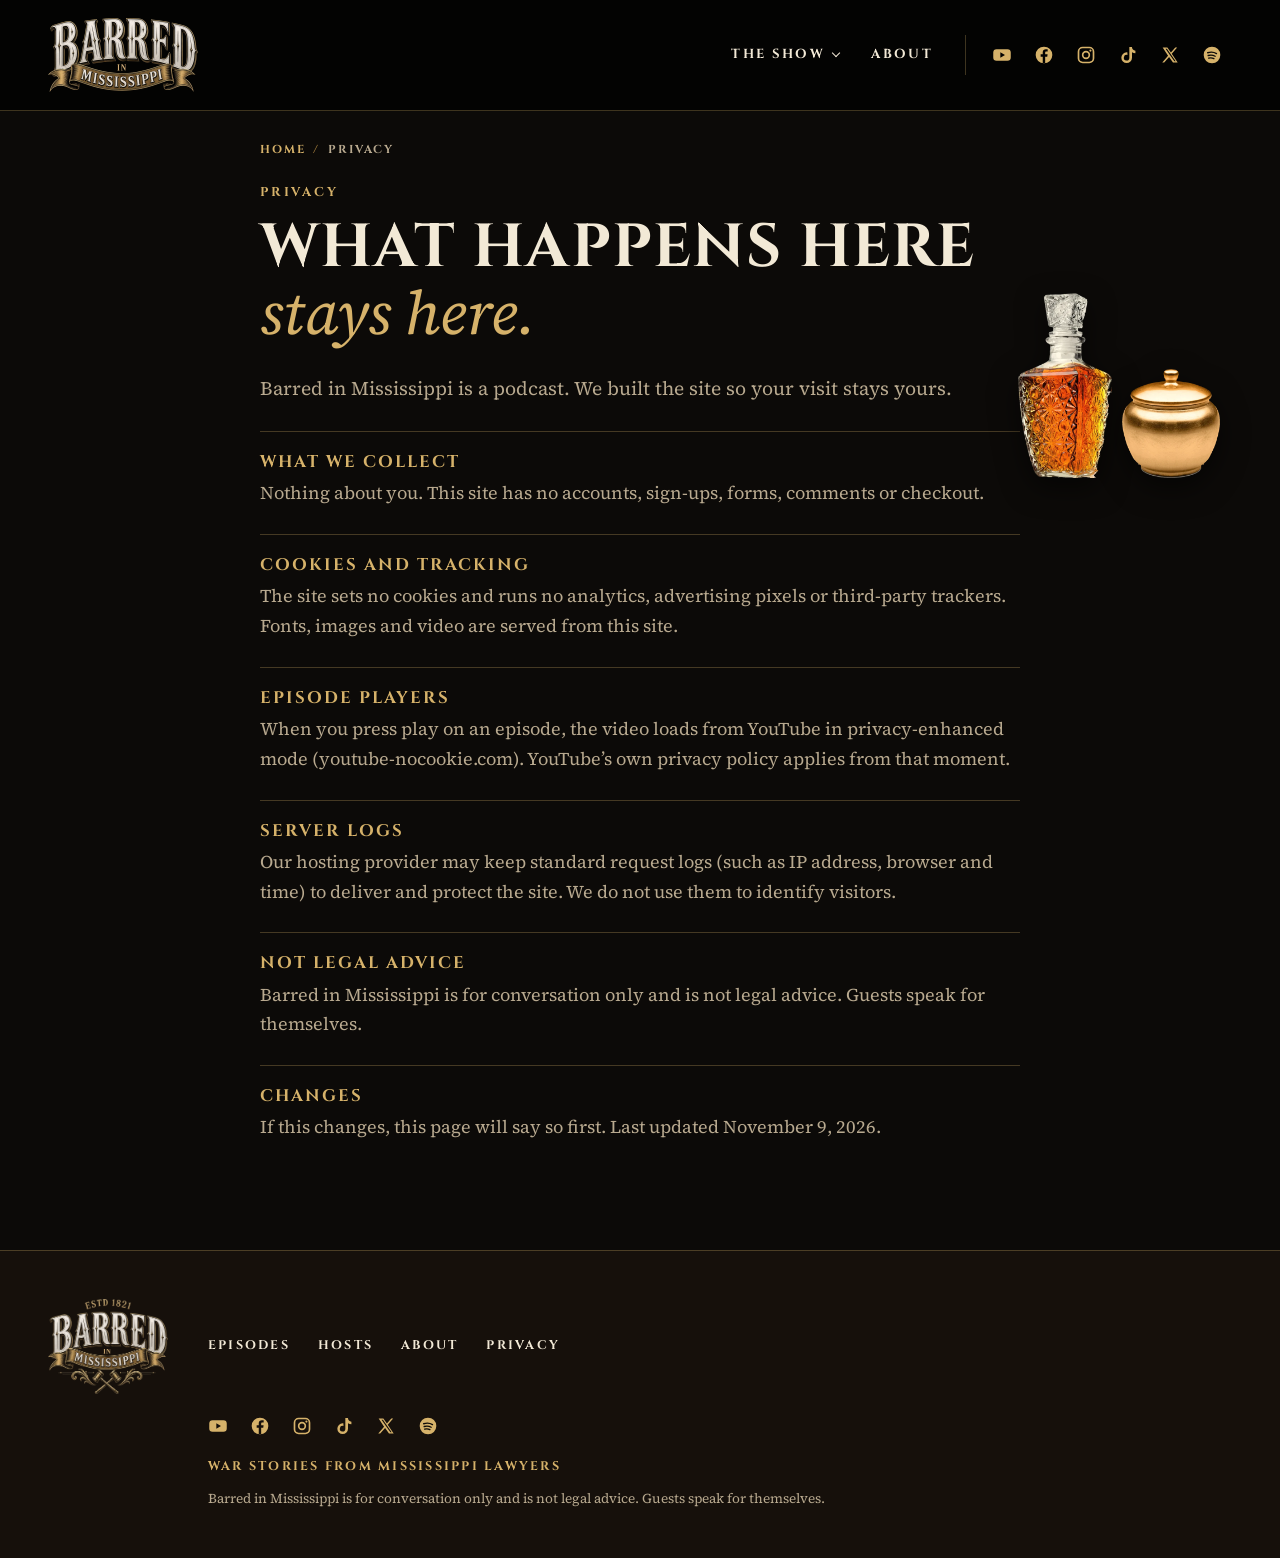
<file: privacy/index.html>
<!doctype html>
<html lang="en">
<head>
  <meta charset="UTF-8" />
  <meta http-equiv="Content-Security-Policy" content="default-src 'self'; img-src 'self' data:; media-src 'self'; font-src 'self'; style-src 'self'; script-src 'self'; frame-src https://www.youtube-nocookie.com; base-uri 'self'; form-action 'none'; object-src 'none'; upgrade-insecure-requests">
  <meta name="viewport" content="width=device-width, initial-scale=1.0" />
  <title>Privacy | Barred in Mississippi</title>
<meta name="description" content="Barred in Mississippi sets no cookies, runs no trackers and keeps no visitor data.">
<meta name="robots" content="index,follow,max-image-preview:large">
<link rel="canonical" href="https://barredinmississippi.com/privacy/">
<meta property="og:type" content="website">
<meta property="og:site_name" content="Barred in Mississippi">
<meta property="og:locale" content="en_US">
<meta property="og:title" content="Privacy | Barred in Mississippi">
<meta property="og:description" content="Barred in Mississippi sets no cookies, runs no trackers and keeps no visitor data.">
<meta property="og:url" content="https://barredinmississippi.com/privacy/">
<meta property="og:image" content="https://barredinmississippi.com/og/barred-og.jpg">
<meta property="og:image:alt" content="Barred in Mississippi: War Stories from Mississippi Lawyers">
<meta name="twitter:card" content="summary_large_image">
<meta name="referrer" content="strict-origin-when-cross-origin">
<script type="application/ld+json">{"@context":"https://schema.org","@graph":[{"@type":"Organization","@id":"https://barredinmississippi.com/#organization","name":"Barred in Mississippi","url":"https://barredinmississippi.com/","slogan":"War Stories from Mississippi Lawyers","logo":{"@type":"ImageObject","url":"https://barredinmississippi.com/icon-512.png","width":512,"height":512},"sameAs":["https://www.youtube.com/@barredinms","https://www.facebook.com/profile.php?id=61595885616011","https://www.instagram.com/barredinms","https://www.tiktok.com/@barredinms"]}]}</script>
  <link rel="icon" type="image/png" sizes="32x32" href="/favicon-32.png"><link rel="icon" href="/favicon.ico" sizes="16x16 32x32"><link rel="apple-touch-icon" sizes="180x180" href="/apple-touch-icon.png"><link rel="manifest" href="/site.webmanifest"><meta name="theme-color" content="#0c0a08">
  <script type="module" crossorigin src="/assets/page-CpXRUD9X.js"></script>
  <link rel="modulepreload" crossorigin href="/assets/chrome-CKt9qE5e.js">
  <link rel="stylesheet" crossorigin href="/assets/chrome-BFqnssAL.css">
</head>
<body class="inner">
  <div id="page"><a class="skip-link" href="#main">Skip to content</a>
<header class="main-header"><a class="brand" href="/" aria-label="Barred in Mississippi home"><img src="/brand/wordmark-600.webp" srcset="/brand/wordmark-600.webp 600w, /brand/wordmark-1200.webp 1200w" sizes="150px" width="1200" height="591" alt=""></a><button class="mobile-menu" aria-label="Open menu" aria-expanded="false" aria-controls="main-nav">Menu <span>+</span></button><nav id="main-nav" aria-label="Main"><div class="nav-group"><a class="nav-top" href="/show/">The show <span class="nav-caret" aria-hidden="true"></span></a><div class="subnav"><a href="/show/">Episodes</a><a href="/hosts/">Hosts</a></div></div><a href="/#about">About</a><ul class="social social-menu" aria-label="Barred in Mississippi on social media"><li><a href="https://www.youtube.com/@barredinms" target="_blank" rel="noopener" aria-label="YouTube"><svg viewBox="0 0 24 24" width="20" height="20" fill="currentColor" aria-hidden="true" focusable="false"><path fill-rule="evenodd" d="M5.5 5h13a4 4 0 0 1 4 4v6a4 4 0 0 1-4 4h-13a4 4 0 0 1-4-4V9a4 4 0 0 1 4-4Zm4.5 3.8v6.4l5.6-3.2Z"/></svg></a></li><li><a href="https://www.facebook.com/profile.php?id=61595885616011" target="_blank" rel="noopener" aria-label="Facebook"><svg viewBox="0 0 24 24" width="20" height="20" fill="currentColor" aria-hidden="true" focusable="false"><path fill-rule="evenodd" d="M12 2a10 10 0 1 1 0 20a10 10 0 1 1 0-20Zm1.4 19.6V14h2.5l.4-3h-2.9V9.3c0-.9.3-1.5 1.5-1.5h1.5V5.1c-.3 0-1.2-.1-2.2-.1-2.2 0-3.7 1.3-3.7 3.8V11H8v3h2.5v7.6Z"/></svg></a></li><li><a href="https://www.instagram.com/barredinms" target="_blank" rel="noopener" aria-label="Instagram"><svg viewBox="0 0 24 24" width="20" height="20" fill="currentColor" aria-hidden="true" focusable="false"><rect x="3" y="3" width="18" height="18" rx="5" fill="none" stroke="currentColor" stroke-width="2"/><circle cx="12" cy="12" r="4" fill="none" stroke="currentColor" stroke-width="2"/><circle cx="17.3" cy="6.7" r="1.3"/></svg></a></li><li><a href="https://www.tiktok.com/@barredinms" target="_blank" rel="noopener" aria-label="TikTok"><svg viewBox="0 0 24 24" width="20" height="20" fill="currentColor" aria-hidden="true" focusable="false"><path d="M13.6 2.5h3.1a4.8 4.8 0 0 0 4.2 4.3v3.1a7.8 7.8 0 0 1-4.1-1.3v6.6a6.4 6.4 0 1 1-6.4-6.4c.3 0 .6 0 .9.1v3.2a3.3 3.3 0 1 0 2.3 3.1Z"/></svg></a></li><li><span class="social-soon" title="X: coming soon" aria-label="X, coming soon"><svg viewBox="0 0 24 24" width="20" height="20" fill="currentColor" aria-hidden="true" focusable="false"><path fill-rule="evenodd" d="M3.2 3h5.6l4.3 5.9L18.3 3h2.3l-6.5 7.5 7.1 10.5h-5.6l-4.7-6.6L5 21H2.7l7-8ZM6.6 4.6l10.6 14.8h1.6L8.3 4.6Z"/></svg></span></li><li><span class="social-soon" title="Spotify: coming soon" aria-label="Spotify, coming soon"><svg viewBox="0 0 24 24" width="20" height="20" fill="currentColor" aria-hidden="true" focusable="false"><circle cx="12" cy="12" r="10"/><path d="M6.8 9.3c3.6-1.1 7.6-.8 10.6 1M7.4 12.6c2.9-.8 6-.5 8.4.9M8 15.7c2.2-.6 4.4-.4 6.3.7" fill="none" stroke="#0c0a08" stroke-width="1.6" stroke-linecap="round"/></svg></span></li></ul></nav><ul class="social social-header" aria-label="Barred in Mississippi on social media"><li><a href="https://www.youtube.com/@barredinms" target="_blank" rel="noopener" aria-label="YouTube"><svg viewBox="0 0 24 24" width="20" height="20" fill="currentColor" aria-hidden="true" focusable="false"><path fill-rule="evenodd" d="M5.5 5h13a4 4 0 0 1 4 4v6a4 4 0 0 1-4 4h-13a4 4 0 0 1-4-4V9a4 4 0 0 1 4-4Zm4.5 3.8v6.4l5.6-3.2Z"/></svg></a></li><li><a href="https://www.facebook.com/profile.php?id=61595885616011" target="_blank" rel="noopener" aria-label="Facebook"><svg viewBox="0 0 24 24" width="20" height="20" fill="currentColor" aria-hidden="true" focusable="false"><path fill-rule="evenodd" d="M12 2a10 10 0 1 1 0 20a10 10 0 1 1 0-20Zm1.4 19.6V14h2.5l.4-3h-2.9V9.3c0-.9.3-1.5 1.5-1.5h1.5V5.1c-.3 0-1.2-.1-2.2-.1-2.2 0-3.7 1.3-3.7 3.8V11H8v3h2.5v7.6Z"/></svg></a></li><li><a href="https://www.instagram.com/barredinms" target="_blank" rel="noopener" aria-label="Instagram"><svg viewBox="0 0 24 24" width="20" height="20" fill="currentColor" aria-hidden="true" focusable="false"><rect x="3" y="3" width="18" height="18" rx="5" fill="none" stroke="currentColor" stroke-width="2"/><circle cx="12" cy="12" r="4" fill="none" stroke="currentColor" stroke-width="2"/><circle cx="17.3" cy="6.7" r="1.3"/></svg></a></li><li><a href="https://www.tiktok.com/@barredinms" target="_blank" rel="noopener" aria-label="TikTok"><svg viewBox="0 0 24 24" width="20" height="20" fill="currentColor" aria-hidden="true" focusable="false"><path d="M13.6 2.5h3.1a4.8 4.8 0 0 0 4.2 4.3v3.1a7.8 7.8 0 0 1-4.1-1.3v6.6a6.4 6.4 0 1 1-6.4-6.4c.3 0 .6 0 .9.1v3.2a3.3 3.3 0 1 0 2.3 3.1Z"/></svg></a></li><li><span class="social-soon" title="X: coming soon" aria-label="X, coming soon"><svg viewBox="0 0 24 24" width="20" height="20" fill="currentColor" aria-hidden="true" focusable="false"><path fill-rule="evenodd" d="M3.2 3h5.6l4.3 5.9L18.3 3h2.3l-6.5 7.5 7.1 10.5h-5.6l-4.7-6.6L5 21H2.7l7-8ZM6.6 4.6l10.6 14.8h1.6L8.3 4.6Z"/></svg></span></li><li><span class="social-soon" title="Spotify: coming soon" aria-label="Spotify, coming soon"><svg viewBox="0 0 24 24" width="20" height="20" fill="currentColor" aria-hidden="true" focusable="false"><circle cx="12" cy="12" r="10"/><path d="M6.8 9.3c3.6-1.1 7.6-.8 10.6 1M7.4 12.6c2.9-.8 6-.5 8.4.9M8 15.7c2.2-.6 4.4-.4 6.3.7" fill="none" stroke="#0c0a08" stroke-width="1.6" stroke-linecap="round"/></svg></span></li></ul></header>
<main id="main" class="page text-page"><div class="wrap narrow"><nav class="crumbs" aria-label="Breadcrumb"><ol><li><a href="/">Home</a></li><li aria-current="page">Privacy</li></ol></nav><p class="eyebrow">Privacy</p><h1 class="page-title">What happens here<br><em>stays here.</em></h1><p class="page-lede">Barred in Mississippi is a podcast. We built the site so your visit stays yours.</p><section class="text-block"><h2>What we collect</h2><p>Nothing about you. This site has no accounts, sign-ups, forms, comments or checkout.</p></section><section class="text-block"><h2>Cookies and tracking</h2><p>The site sets no cookies and runs no analytics, advertising pixels or third-party trackers. Fonts, images and video are served from this site.</p></section><section class="text-block"><h2>Episode players</h2><p>When you press play on an episode, the video loads from YouTube in privacy-enhanced mode (youtube-nocookie.com). YouTube’s own privacy policy applies from that moment.</p></section><section class="text-block"><h2>Server logs</h2><p>Our hosting provider may keep standard request logs (such as IP address, browser and time) to deliver and protect the site. We do not use them to identify visitors.</p></section><section class="text-block"><h2>Not legal advice</h2><p>Barred in Mississippi is for conversation only and is not legal advice. Guests speak for themselves.</p></section><section class="text-block"><h2>Changes</h2><p>If this changes, this page will say so first. Last updated November 9, 2026.</p></section></div><div class="shelf shelf-side" aria-hidden="true"><img class="shelf-decanter" src="/img/shelf/decanter.webp" width="336" height="660" alt="" loading="lazy" decoding="async"><img class="shelf-jar" src="/img/shelf/jar.webp" width="351" height="390" alt="" loading="lazy" decoding="async"></div></main>
<footer class="site-footer"><a class="footer-mark" href="/"><img src="/brand/logo-primary-600.webp" width="600" height="478" alt="Barred in Mississippi, established 1821" loading="lazy"></a><div class="footer-links"><a href="/show/">Episodes</a><a href="/hosts/">Hosts</a><a href="/#about">About</a><a href="/privacy/">Privacy</a></div><ul class="social social-footer" aria-label="Barred in Mississippi on social media"><li><a href="https://www.youtube.com/@barredinms" target="_blank" rel="noopener" aria-label="YouTube"><svg viewBox="0 0 24 24" width="20" height="20" fill="currentColor" aria-hidden="true" focusable="false"><path fill-rule="evenodd" d="M5.5 5h13a4 4 0 0 1 4 4v6a4 4 0 0 1-4 4h-13a4 4 0 0 1-4-4V9a4 4 0 0 1 4-4Zm4.5 3.8v6.4l5.6-3.2Z"/></svg></a></li><li><a href="https://www.facebook.com/profile.php?id=61595885616011" target="_blank" rel="noopener" aria-label="Facebook"><svg viewBox="0 0 24 24" width="20" height="20" fill="currentColor" aria-hidden="true" focusable="false"><path fill-rule="evenodd" d="M12 2a10 10 0 1 1 0 20a10 10 0 1 1 0-20Zm1.4 19.6V14h2.5l.4-3h-2.9V9.3c0-.9.3-1.5 1.5-1.5h1.5V5.1c-.3 0-1.2-.1-2.2-.1-2.2 0-3.7 1.3-3.7 3.8V11H8v3h2.5v7.6Z"/></svg></a></li><li><a href="https://www.instagram.com/barredinms" target="_blank" rel="noopener" aria-label="Instagram"><svg viewBox="0 0 24 24" width="20" height="20" fill="currentColor" aria-hidden="true" focusable="false"><rect x="3" y="3" width="18" height="18" rx="5" fill="none" stroke="currentColor" stroke-width="2"/><circle cx="12" cy="12" r="4" fill="none" stroke="currentColor" stroke-width="2"/><circle cx="17.3" cy="6.7" r="1.3"/></svg></a></li><li><a href="https://www.tiktok.com/@barredinms" target="_blank" rel="noopener" aria-label="TikTok"><svg viewBox="0 0 24 24" width="20" height="20" fill="currentColor" aria-hidden="true" focusable="false"><path d="M13.6 2.5h3.1a4.8 4.8 0 0 0 4.2 4.3v3.1a7.8 7.8 0 0 1-4.1-1.3v6.6a6.4 6.4 0 1 1-6.4-6.4c.3 0 .6 0 .9.1v3.2a3.3 3.3 0 1 0 2.3 3.1Z"/></svg></a></li><li><span class="social-soon" title="X: coming soon" aria-label="X, coming soon"><svg viewBox="0 0 24 24" width="20" height="20" fill="currentColor" aria-hidden="true" focusable="false"><path fill-rule="evenodd" d="M3.2 3h5.6l4.3 5.9L18.3 3h2.3l-6.5 7.5 7.1 10.5h-5.6l-4.7-6.6L5 21H2.7l7-8ZM6.6 4.6l10.6 14.8h1.6L8.3 4.6Z"/></svg></span></li><li><span class="social-soon" title="Spotify: coming soon" aria-label="Spotify, coming soon"><svg viewBox="0 0 24 24" width="20" height="20" fill="currentColor" aria-hidden="true" focusable="false"><circle cx="12" cy="12" r="10"/><path d="M6.8 9.3c3.6-1.1 7.6-.8 10.6 1M7.4 12.6c2.9-.8 6-.5 8.4.9M8 15.7c2.2-.6 4.4-.4 6.3.7" fill="none" stroke="#0c0a08" stroke-width="1.6" stroke-linecap="round"/></svg></span></li></ul><p class="footer-tag">War Stories from Mississippi Lawyers</p><p class="footer-note">Barred in Mississippi is for conversation only and is not legal advice. Guests speak for themselves.</p></footer></div>
</body>
</html>
</file>
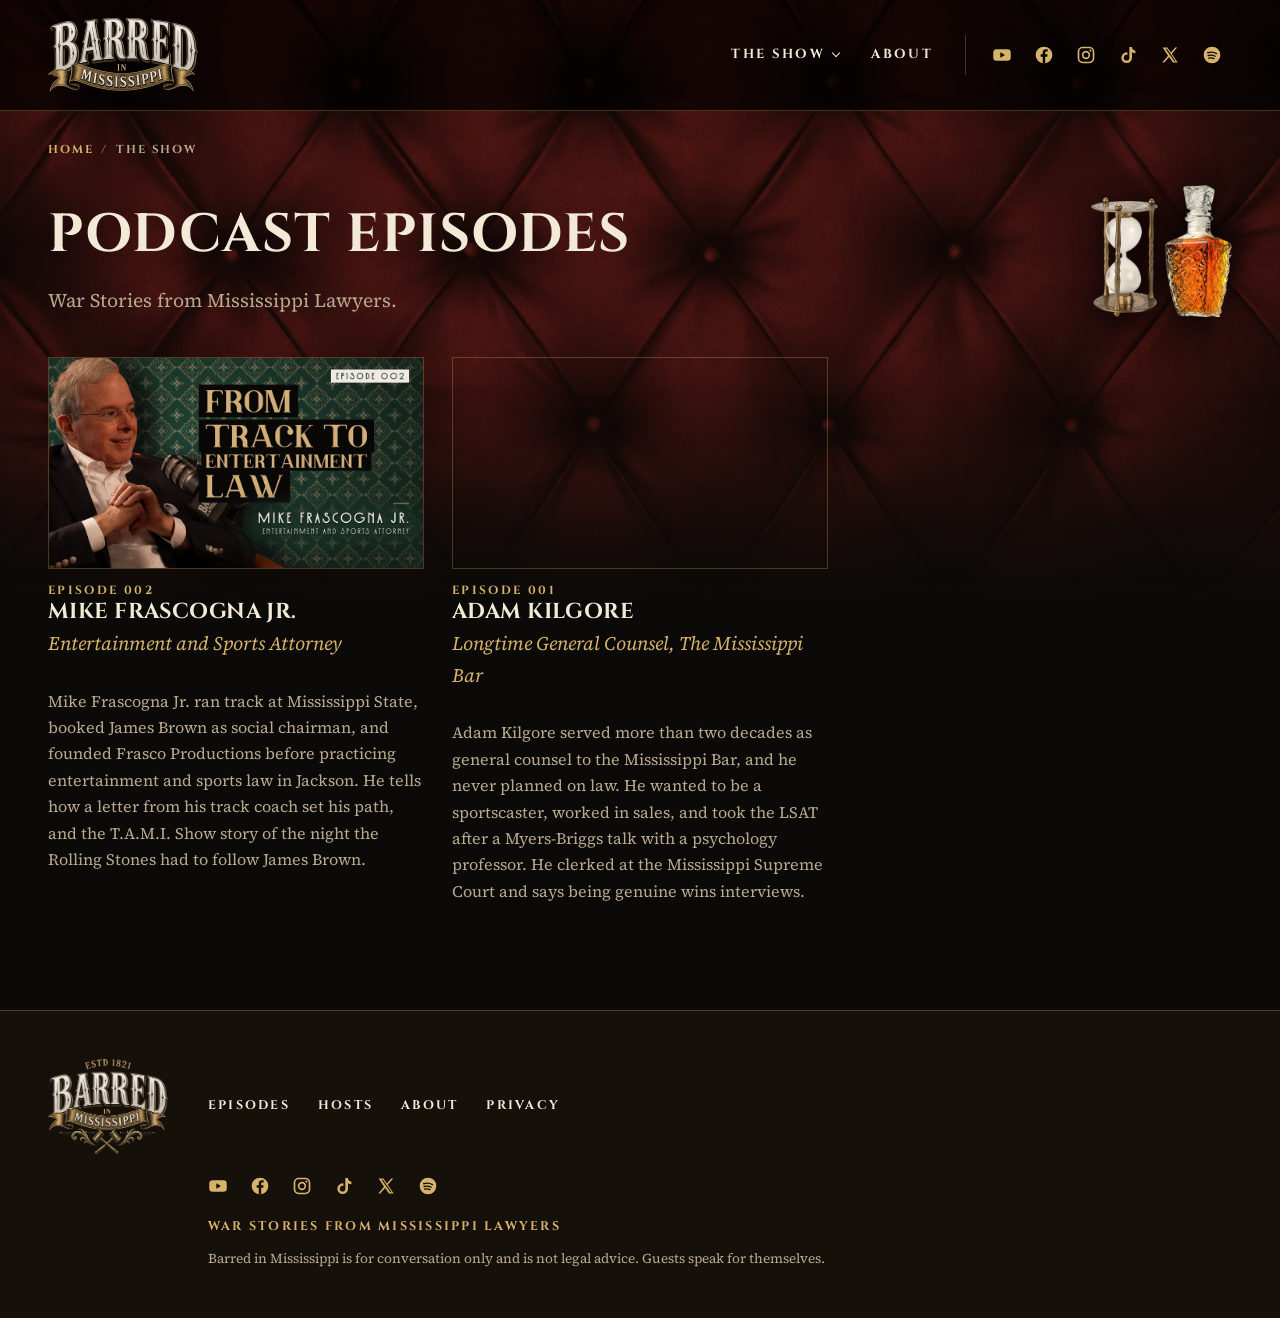
<file: show/index.html>
<!doctype html>
<html lang="en">
<head>
  <meta charset="UTF-8" />
  <meta http-equiv="Content-Security-Policy" content="default-src 'self'; img-src 'self' data:; media-src 'self'; font-src 'self'; style-src 'self'; script-src 'self'; frame-src https://www.youtube-nocookie.com; base-uri 'self'; form-action 'none'; object-src 'none'; upgrade-insecure-requests">
  <meta name="viewport" content="width=device-width, initial-scale=1.0" />
  <title>Episodes | Barred in Mississippi</title>
<meta name="description" content="Every episode of Barred in Mississippi: War Stories from Mississippi Lawyers.">
<meta name="robots" content="index,follow,max-image-preview:large">
<link rel="canonical" href="https://barredinmississippi.com/show/">
<meta property="og:type" content="website">
<meta property="og:site_name" content="Barred in Mississippi">
<meta property="og:locale" content="en_US">
<meta property="og:title" content="Episodes | Barred in Mississippi">
<meta property="og:description" content="Every episode of Barred in Mississippi: War Stories from Mississippi Lawyers.">
<meta property="og:url" content="https://barredinmississippi.com/show/">
<meta property="og:image" content="https://barredinmississippi.com/img/episodes/ep-002-mike-frascogna-ii-1920.webp">
<meta property="og:image:alt" content="Barred in Mississippi: War Stories from Mississippi Lawyers">
<meta name="twitter:card" content="summary_large_image">
<meta name="referrer" content="strict-origin-when-cross-origin">
<script type="application/ld+json">{"@context":"https://schema.org","@graph":[{"@type":"Organization","@id":"https://barredinmississippi.com/#organization","name":"Barred in Mississippi","url":"https://barredinmississippi.com/","slogan":"War Stories from Mississippi Lawyers","logo":{"@type":"ImageObject","url":"https://barredinmississippi.com/icon-512.png","width":512,"height":512},"sameAs":["https://www.youtube.com/@barredinms","https://www.facebook.com/profile.php?id=61595885616011","https://www.instagram.com/barredinms","https://www.tiktok.com/@barredinms"]},{"@type":"PodcastSeries","@id":"https://barredinmississippi.com/#podcast","name":"Barred in Mississippi","description":"Conversations with the attorneys who practice law in Mississippi: how they got here, the cases that shaped them and the stories they tell. No lectures, no legal advice.","url":"https://barredinmississippi.com/show/","image":"https://barredinmississippi.com/og/barred-og.jpg","inLanguage":"en-US","publisher":{"@id":"https://barredinmississippi.com/#organization"}},{"@type":"BreadcrumbList","itemListElement":[{"@type":"ListItem","position":1,"name":"Barred in Mississippi","item":"https://barredinmississippi.com/"},{"@type":"ListItem","position":2,"name":"The show","item":"https://barredinmississippi.com/show/"}]}]}</script>
  <link rel="icon" type="image/png" sizes="32x32" href="/favicon-32.png"><link rel="icon" href="/favicon.ico" sizes="16x16 32x32"><link rel="apple-touch-icon" sizes="180x180" href="/apple-touch-icon.png"><link rel="manifest" href="/site.webmanifest"><meta name="theme-color" content="#0c0a08">
  <script type="module" crossorigin src="/assets/page-CpXRUD9X.js"></script>
  <link rel="modulepreload" crossorigin href="/assets/chrome-CKt9qE5e.js">
  <link rel="stylesheet" crossorigin href="/assets/chrome-BFqnssAL.css">
</head>
<body class="inner">
  <div id="page"><a class="skip-link" href="#main">Skip to content</a>
<header class="main-header"><a class="brand" href="/" aria-label="Barred in Mississippi home"><img src="/brand/wordmark-600.webp" srcset="/brand/wordmark-600.webp 600w, /brand/wordmark-1200.webp 1200w" sizes="150px" width="1200" height="591" alt=""></a><button class="mobile-menu" aria-label="Open menu" aria-expanded="false" aria-controls="main-nav">Menu <span>+</span></button><nav id="main-nav" aria-label="Main"><div class="nav-group"><a class="nav-top" href="/show/">The show <span class="nav-caret" aria-hidden="true"></span></a><div class="subnav"><a href="/show/">Episodes</a><a href="/hosts/">Hosts</a></div></div><a href="/#about">About</a><ul class="social social-menu" aria-label="Barred in Mississippi on social media"><li><a href="https://www.youtube.com/@barredinms" target="_blank" rel="noopener" aria-label="YouTube"><svg viewBox="0 0 24 24" width="20" height="20" fill="currentColor" aria-hidden="true" focusable="false"><path fill-rule="evenodd" d="M5.5 5h13a4 4 0 0 1 4 4v6a4 4 0 0 1-4 4h-13a4 4 0 0 1-4-4V9a4 4 0 0 1 4-4Zm4.5 3.8v6.4l5.6-3.2Z"/></svg></a></li><li><a href="https://www.facebook.com/profile.php?id=61595885616011" target="_blank" rel="noopener" aria-label="Facebook"><svg viewBox="0 0 24 24" width="20" height="20" fill="currentColor" aria-hidden="true" focusable="false"><path fill-rule="evenodd" d="M12 2a10 10 0 1 1 0 20a10 10 0 1 1 0-20Zm1.4 19.6V14h2.5l.4-3h-2.9V9.3c0-.9.3-1.5 1.5-1.5h1.5V5.1c-.3 0-1.2-.1-2.2-.1-2.2 0-3.7 1.3-3.7 3.8V11H8v3h2.5v7.6Z"/></svg></a></li><li><a href="https://www.instagram.com/barredinms" target="_blank" rel="noopener" aria-label="Instagram"><svg viewBox="0 0 24 24" width="20" height="20" fill="currentColor" aria-hidden="true" focusable="false"><rect x="3" y="3" width="18" height="18" rx="5" fill="none" stroke="currentColor" stroke-width="2"/><circle cx="12" cy="12" r="4" fill="none" stroke="currentColor" stroke-width="2"/><circle cx="17.3" cy="6.7" r="1.3"/></svg></a></li><li><a href="https://www.tiktok.com/@barredinms" target="_blank" rel="noopener" aria-label="TikTok"><svg viewBox="0 0 24 24" width="20" height="20" fill="currentColor" aria-hidden="true" focusable="false"><path d="M13.6 2.5h3.1a4.8 4.8 0 0 0 4.2 4.3v3.1a7.8 7.8 0 0 1-4.1-1.3v6.6a6.4 6.4 0 1 1-6.4-6.4c.3 0 .6 0 .9.1v3.2a3.3 3.3 0 1 0 2.3 3.1Z"/></svg></a></li><li><span class="social-soon" title="X: coming soon" aria-label="X, coming soon"><svg viewBox="0 0 24 24" width="20" height="20" fill="currentColor" aria-hidden="true" focusable="false"><path fill-rule="evenodd" d="M3.2 3h5.6l4.3 5.9L18.3 3h2.3l-6.5 7.5 7.1 10.5h-5.6l-4.7-6.6L5 21H2.7l7-8ZM6.6 4.6l10.6 14.8h1.6L8.3 4.6Z"/></svg></span></li><li><span class="social-soon" title="Spotify: coming soon" aria-label="Spotify, coming soon"><svg viewBox="0 0 24 24" width="20" height="20" fill="currentColor" aria-hidden="true" focusable="false"><circle cx="12" cy="12" r="10"/><path d="M6.8 9.3c3.6-1.1 7.6-.8 10.6 1M7.4 12.6c2.9-.8 6-.5 8.4.9M8 15.7c2.2-.6 4.4-.4 6.3.7" fill="none" stroke="#0c0a08" stroke-width="1.6" stroke-linecap="round"/></svg></span></li></ul></nav><ul class="social social-header" aria-label="Barred in Mississippi on social media"><li><a href="https://www.youtube.com/@barredinms" target="_blank" rel="noopener" aria-label="YouTube"><svg viewBox="0 0 24 24" width="20" height="20" fill="currentColor" aria-hidden="true" focusable="false"><path fill-rule="evenodd" d="M5.5 5h13a4 4 0 0 1 4 4v6a4 4 0 0 1-4 4h-13a4 4 0 0 1-4-4V9a4 4 0 0 1 4-4Zm4.5 3.8v6.4l5.6-3.2Z"/></svg></a></li><li><a href="https://www.facebook.com/profile.php?id=61595885616011" target="_blank" rel="noopener" aria-label="Facebook"><svg viewBox="0 0 24 24" width="20" height="20" fill="currentColor" aria-hidden="true" focusable="false"><path fill-rule="evenodd" d="M12 2a10 10 0 1 1 0 20a10 10 0 1 1 0-20Zm1.4 19.6V14h2.5l.4-3h-2.9V9.3c0-.9.3-1.5 1.5-1.5h1.5V5.1c-.3 0-1.2-.1-2.2-.1-2.2 0-3.7 1.3-3.7 3.8V11H8v3h2.5v7.6Z"/></svg></a></li><li><a href="https://www.instagram.com/barredinms" target="_blank" rel="noopener" aria-label="Instagram"><svg viewBox="0 0 24 24" width="20" height="20" fill="currentColor" aria-hidden="true" focusable="false"><rect x="3" y="3" width="18" height="18" rx="5" fill="none" stroke="currentColor" stroke-width="2"/><circle cx="12" cy="12" r="4" fill="none" stroke="currentColor" stroke-width="2"/><circle cx="17.3" cy="6.7" r="1.3"/></svg></a></li><li><a href="https://www.tiktok.com/@barredinms" target="_blank" rel="noopener" aria-label="TikTok"><svg viewBox="0 0 24 24" width="20" height="20" fill="currentColor" aria-hidden="true" focusable="false"><path d="M13.6 2.5h3.1a4.8 4.8 0 0 0 4.2 4.3v3.1a7.8 7.8 0 0 1-4.1-1.3v6.6a6.4 6.4 0 1 1-6.4-6.4c.3 0 .6 0 .9.1v3.2a3.3 3.3 0 1 0 2.3 3.1Z"/></svg></a></li><li><span class="social-soon" title="X: coming soon" aria-label="X, coming soon"><svg viewBox="0 0 24 24" width="20" height="20" fill="currentColor" aria-hidden="true" focusable="false"><path fill-rule="evenodd" d="M3.2 3h5.6l4.3 5.9L18.3 3h2.3l-6.5 7.5 7.1 10.5h-5.6l-4.7-6.6L5 21H2.7l7-8ZM6.6 4.6l10.6 14.8h1.6L8.3 4.6Z"/></svg></span></li><li><span class="social-soon" title="Spotify: coming soon" aria-label="Spotify, coming soon"><svg viewBox="0 0 24 24" width="20" height="20" fill="currentColor" aria-hidden="true" focusable="false"><circle cx="12" cy="12" r="10"/><path d="M6.8 9.3c3.6-1.1 7.6-.8 10.6 1M7.4 12.6c2.9-.8 6-.5 8.4.9M8 15.7c2.2-.6 4.4-.4 6.3.7" fill="none" stroke="#0c0a08" stroke-width="1.6" stroke-linecap="round"/></svg></span></li></ul></header>
<main id="main" class="page">
<section class="show"><div class="wrap"><nav class="crumbs" aria-label="Breadcrumb"><ol><li><a href="/">Home</a></li><li aria-current="page">The show</li></ol></nav><div class="shelf-head"><div><h1 class="page-title">Podcast Episodes</h1><p class="page-lede">War Stories from Mississippi Lawyers.</p></div><div class="shelf shelf-title" aria-hidden="true"><img class="shelf-hourglass" src="/img/shelf/hourglass.webp" width="332" height="600" alt="" loading="lazy" decoding="async"><img class="shelf-decanter" src="/img/shelf/decanter.webp" width="336" height="660" alt="" loading="lazy" decoding="async"></div></div><ol class="show-grid"><li class="show-ep"><a class="show-plate" href="/show/002-mike-frascogna-ii/"><img src="/img/episodes/ep-002-mike-frascogna-ii-960.webp" srcset="/img/episodes/ep-002-mike-frascogna-ii-960.webp 960w, /img/episodes/ep-002-mike-frascogna-ii-1920.webp 1920w" sizes="(max-width:700px) 92vw, (max-width:1100px) 46vw, 31vw" width="1920" height="1080" alt="Episode 002: From Track to Entertainment Law, with Mike Frascogna Jr." fetchpriority="high" decoding="async"></a><p class="ep-num">Episode 002</p><h2 class="show-guest"><a href="/show/002-mike-frascogna-ii/">Mike Frascogna Jr.</a></h2><p class="ep-role">Entertainment and Sports Attorney</p><p class="show-blurb">Mike Frascogna Jr. ran track at Mississippi State, booked James Brown as social chairman, and founded Frasco Productions before practicing entertainment and sports law in Jackson. He tells how a letter from his track coach set his path, and the T.A.M.I. Show story of the night the Rolling Stones had to follow James Brown.</p></li><li class="show-ep"><a class="show-plate" href="/show/001-adam-kilgore/"><img src="/img/episodes/ep-001-adam-kilgore-960.webp" srcset="/img/episodes/ep-001-adam-kilgore-960.webp 960w, /img/episodes/ep-001-adam-kilgore-1920.webp 1920w" sizes="(max-width:700px) 92vw, (max-width:1100px) 46vw, 31vw" width="1920" height="1080" alt="Episode 001: The Mississippi Bar’s Angel of Death, with Adam Kilgore" fetchpriority="high" decoding="async"></a><p class="ep-num">Episode 001</p><h2 class="show-guest"><a href="/show/001-adam-kilgore/">Adam Kilgore</a></h2><p class="ep-role">Longtime General Counsel, The Mississippi Bar</p><p class="show-blurb">Adam Kilgore served more than two decades as general counsel to the Mississippi Bar, and he never planned on law. He wanted to be a sportscaster, worked in sales, and took the LSAT after a Myers-Briggs talk with a psychology professor. He clerked at the Mississippi Supreme Court and says being genuine wins interviews.</p></li></ol></div></section>
</main>
<footer class="site-footer"><a class="footer-mark" href="/"><img src="/brand/logo-primary-600.webp" width="600" height="478" alt="Barred in Mississippi, established 1821" loading="lazy"></a><div class="footer-links"><a href="/show/">Episodes</a><a href="/hosts/">Hosts</a><a href="/#about">About</a><a href="/privacy/">Privacy</a></div><ul class="social social-footer" aria-label="Barred in Mississippi on social media"><li><a href="https://www.youtube.com/@barredinms" target="_blank" rel="noopener" aria-label="YouTube"><svg viewBox="0 0 24 24" width="20" height="20" fill="currentColor" aria-hidden="true" focusable="false"><path fill-rule="evenodd" d="M5.5 5h13a4 4 0 0 1 4 4v6a4 4 0 0 1-4 4h-13a4 4 0 0 1-4-4V9a4 4 0 0 1 4-4Zm4.5 3.8v6.4l5.6-3.2Z"/></svg></a></li><li><a href="https://www.facebook.com/profile.php?id=61595885616011" target="_blank" rel="noopener" aria-label="Facebook"><svg viewBox="0 0 24 24" width="20" height="20" fill="currentColor" aria-hidden="true" focusable="false"><path fill-rule="evenodd" d="M12 2a10 10 0 1 1 0 20a10 10 0 1 1 0-20Zm1.4 19.6V14h2.5l.4-3h-2.9V9.3c0-.9.3-1.5 1.5-1.5h1.5V5.1c-.3 0-1.2-.1-2.2-.1-2.2 0-3.7 1.3-3.7 3.8V11H8v3h2.5v7.6Z"/></svg></a></li><li><a href="https://www.instagram.com/barredinms" target="_blank" rel="noopener" aria-label="Instagram"><svg viewBox="0 0 24 24" width="20" height="20" fill="currentColor" aria-hidden="true" focusable="false"><rect x="3" y="3" width="18" height="18" rx="5" fill="none" stroke="currentColor" stroke-width="2"/><circle cx="12" cy="12" r="4" fill="none" stroke="currentColor" stroke-width="2"/><circle cx="17.3" cy="6.7" r="1.3"/></svg></a></li><li><a href="https://www.tiktok.com/@barredinms" target="_blank" rel="noopener" aria-label="TikTok"><svg viewBox="0 0 24 24" width="20" height="20" fill="currentColor" aria-hidden="true" focusable="false"><path d="M13.6 2.5h3.1a4.8 4.8 0 0 0 4.2 4.3v3.1a7.8 7.8 0 0 1-4.1-1.3v6.6a6.4 6.4 0 1 1-6.4-6.4c.3 0 .6 0 .9.1v3.2a3.3 3.3 0 1 0 2.3 3.1Z"/></svg></a></li><li><span class="social-soon" title="X: coming soon" aria-label="X, coming soon"><svg viewBox="0 0 24 24" width="20" height="20" fill="currentColor" aria-hidden="true" focusable="false"><path fill-rule="evenodd" d="M3.2 3h5.6l4.3 5.9L18.3 3h2.3l-6.5 7.5 7.1 10.5h-5.6l-4.7-6.6L5 21H2.7l7-8ZM6.6 4.6l10.6 14.8h1.6L8.3 4.6Z"/></svg></span></li><li><span class="social-soon" title="Spotify: coming soon" aria-label="Spotify, coming soon"><svg viewBox="0 0 24 24" width="20" height="20" fill="currentColor" aria-hidden="true" focusable="false"><circle cx="12" cy="12" r="10"/><path d="M6.8 9.3c3.6-1.1 7.6-.8 10.6 1M7.4 12.6c2.9-.8 6-.5 8.4.9M8 15.7c2.2-.6 4.4-.4 6.3.7" fill="none" stroke="#0c0a08" stroke-width="1.6" stroke-linecap="round"/></svg></span></li></ul><p class="footer-tag">War Stories from Mississippi Lawyers</p><p class="footer-note">Barred in Mississippi is for conversation only and is not legal advice. Guests speak for themselves.</p></footer></div>
</body>
</html>
</file>
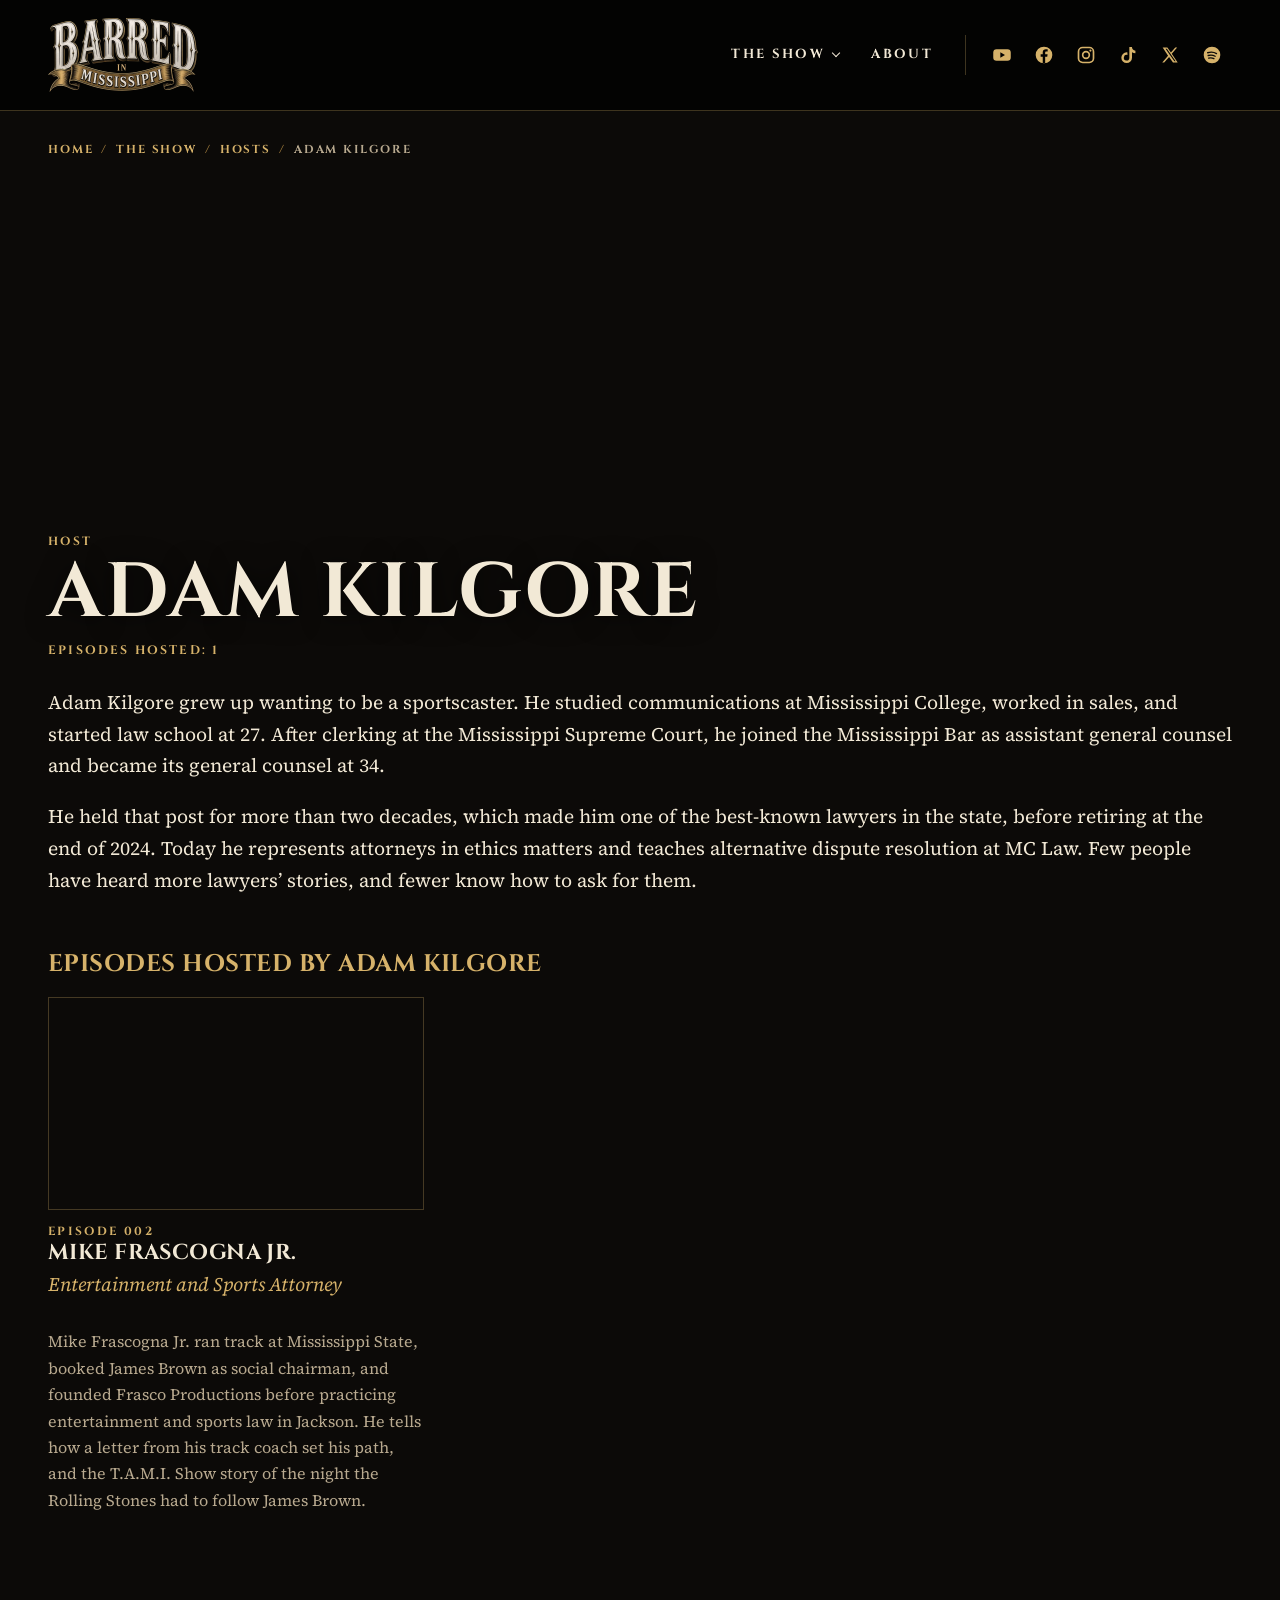
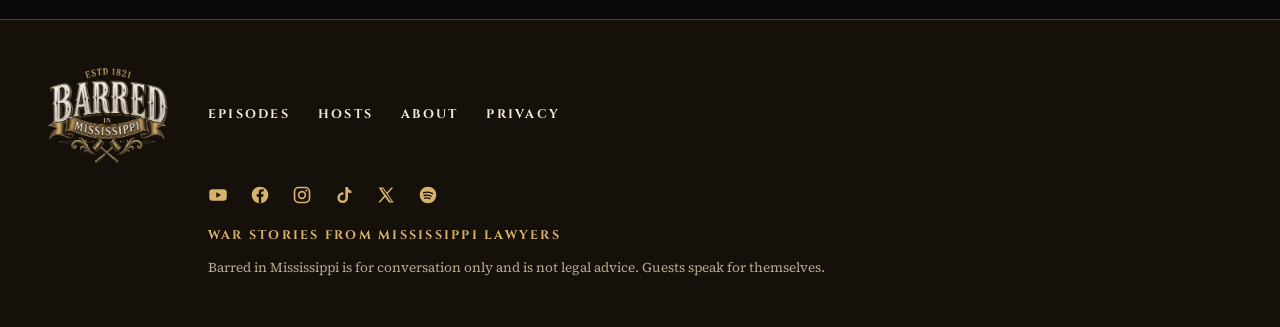
<file: hosts/adam-kilgore/index.html>
<!doctype html>
<html lang="en">
<head>
  <meta charset="UTF-8" />
  <meta http-equiv="Content-Security-Policy" content="default-src 'self'; img-src 'self' data:; media-src 'self'; font-src 'self'; style-src 'self'; script-src 'self'; frame-src https://www.youtube-nocookie.com; base-uri 'self'; form-action 'none'; object-src 'none'; upgrade-insecure-requests">
  <meta name="viewport" content="width=device-width, initial-scale=1.0" />
  <title>Adam Kilgore, Host | Barred in Mississippi</title>
<meta name="description" content="Adam Kilgore grew up wanting to be a sportscaster. He studied communications at Mississippi College, worked in sales, and started law school at 27. After clerking at the Mississippi Supreme Court, he joined the Mississippi Bar as assistant general counsel and became its general counsel at 34.">
<meta name="robots" content="index,follow,max-image-preview:large">
<link rel="canonical" href="https://barredinmississippi.com/hosts/adam-kilgore/">
<meta property="og:type" content="profile">
<meta property="og:site_name" content="Barred in Mississippi">
<meta property="og:locale" content="en_US">
<meta property="og:title" content="Adam Kilgore, Host | Barred in Mississippi">
<meta property="og:description" content="Adam Kilgore grew up wanting to be a sportscaster. He studied communications at Mississippi College, worked in sales, and started law school at 27. After clerking at the Mississippi Supreme Court, he joined the Mississippi Bar as assistant general counsel and became its general counsel at 34.">
<meta property="og:url" content="https://barredinmississippi.com/hosts/adam-kilgore/">
<meta property="og:image" content="https://barredinmississippi.com/img/hosts/adam-kilgore-900.webp">
<meta property="og:image:alt" content="Adam Kilgore">
<meta name="twitter:card" content="summary_large_image">
<meta name="referrer" content="strict-origin-when-cross-origin">
<script type="application/ld+json">{"@context":"https://schema.org","@graph":[{"@type":"Organization","@id":"https://barredinmississippi.com/#organization","name":"Barred in Mississippi","url":"https://barredinmississippi.com/","slogan":"War Stories from Mississippi Lawyers","logo":{"@type":"ImageObject","url":"https://barredinmississippi.com/icon-512.png","width":512,"height":512},"sameAs":["https://www.youtube.com/@barredinms","https://www.facebook.com/profile.php?id=61595885616011","https://www.instagram.com/barredinms","https://www.tiktok.com/@barredinms"]},{"@type":"BreadcrumbList","itemListElement":[{"@type":"ListItem","position":1,"name":"Barred in Mississippi","item":"https://barredinmississippi.com/"},{"@type":"ListItem","position":2,"name":"The show","item":"https://barredinmississippi.com/show/"},{"@type":"ListItem","position":3,"name":"Hosts","item":"https://barredinmississippi.com/hosts/"},{"@type":"ListItem","position":4,"name":"Adam Kilgore","item":"https://barredinmississippi.com/hosts/adam-kilgore/"}]},{"@type":"Person","name":"Adam Kilgore","image":"https://barredinmississippi.com/img/hosts/adam-kilgore-900.webp","url":"https://barredinmississippi.com/hosts/adam-kilgore/"}]}</script>
  <link rel="icon" type="image/png" sizes="32x32" href="/favicon-32.png"><link rel="icon" href="/favicon.ico" sizes="16x16 32x32"><link rel="apple-touch-icon" sizes="180x180" href="/apple-touch-icon.png"><link rel="manifest" href="/site.webmanifest"><meta name="theme-color" content="#0c0a08">
  <script type="module" crossorigin src="/assets/page-CpXRUD9X.js"></script>
  <link rel="modulepreload" crossorigin href="/assets/chrome-CKt9qE5e.js">
  <link rel="stylesheet" crossorigin href="/assets/chrome-BFqnssAL.css">
</head>
<body class="inner">
  <div id="page"><a class="skip-link" href="#main">Skip to content</a>
<header class="main-header"><a class="brand" href="/" aria-label="Barred in Mississippi home"><img src="/brand/wordmark-600.webp" srcset="/brand/wordmark-600.webp 600w, /brand/wordmark-1200.webp 1200w" sizes="150px" width="1200" height="591" alt=""></a><button class="mobile-menu" aria-label="Open menu" aria-expanded="false" aria-controls="main-nav">Menu <span>+</span></button><nav id="main-nav" aria-label="Main"><div class="nav-group"><a class="nav-top" href="/show/">The show <span class="nav-caret" aria-hidden="true"></span></a><div class="subnav"><a href="/show/">Episodes</a><a href="/hosts/">Hosts</a></div></div><a href="/#about">About</a><ul class="social social-menu" aria-label="Barred in Mississippi on social media"><li><a href="https://www.youtube.com/@barredinms" target="_blank" rel="noopener" aria-label="YouTube"><svg viewBox="0 0 24 24" width="20" height="20" fill="currentColor" aria-hidden="true" focusable="false"><path fill-rule="evenodd" d="M5.5 5h13a4 4 0 0 1 4 4v6a4 4 0 0 1-4 4h-13a4 4 0 0 1-4-4V9a4 4 0 0 1 4-4Zm4.5 3.8v6.4l5.6-3.2Z"/></svg></a></li><li><a href="https://www.facebook.com/profile.php?id=61595885616011" target="_blank" rel="noopener" aria-label="Facebook"><svg viewBox="0 0 24 24" width="20" height="20" fill="currentColor" aria-hidden="true" focusable="false"><path fill-rule="evenodd" d="M12 2a10 10 0 1 1 0 20a10 10 0 1 1 0-20Zm1.4 19.6V14h2.5l.4-3h-2.9V9.3c0-.9.3-1.5 1.5-1.5h1.5V5.1c-.3 0-1.2-.1-2.2-.1-2.2 0-3.7 1.3-3.7 3.8V11H8v3h2.5v7.6Z"/></svg></a></li><li><a href="https://www.instagram.com/barredinms" target="_blank" rel="noopener" aria-label="Instagram"><svg viewBox="0 0 24 24" width="20" height="20" fill="currentColor" aria-hidden="true" focusable="false"><rect x="3" y="3" width="18" height="18" rx="5" fill="none" stroke="currentColor" stroke-width="2"/><circle cx="12" cy="12" r="4" fill="none" stroke="currentColor" stroke-width="2"/><circle cx="17.3" cy="6.7" r="1.3"/></svg></a></li><li><a href="https://www.tiktok.com/@barredinms" target="_blank" rel="noopener" aria-label="TikTok"><svg viewBox="0 0 24 24" width="20" height="20" fill="currentColor" aria-hidden="true" focusable="false"><path d="M13.6 2.5h3.1a4.8 4.8 0 0 0 4.2 4.3v3.1a7.8 7.8 0 0 1-4.1-1.3v6.6a6.4 6.4 0 1 1-6.4-6.4c.3 0 .6 0 .9.1v3.2a3.3 3.3 0 1 0 2.3 3.1Z"/></svg></a></li><li><span class="social-soon" title="X: coming soon" aria-label="X, coming soon"><svg viewBox="0 0 24 24" width="20" height="20" fill="currentColor" aria-hidden="true" focusable="false"><path fill-rule="evenodd" d="M3.2 3h5.6l4.3 5.9L18.3 3h2.3l-6.5 7.5 7.1 10.5h-5.6l-4.7-6.6L5 21H2.7l7-8ZM6.6 4.6l10.6 14.8h1.6L8.3 4.6Z"/></svg></span></li><li><span class="social-soon" title="Spotify: coming soon" aria-label="Spotify, coming soon"><svg viewBox="0 0 24 24" width="20" height="20" fill="currentColor" aria-hidden="true" focusable="false"><circle cx="12" cy="12" r="10"/><path d="M6.8 9.3c3.6-1.1 7.6-.8 10.6 1M7.4 12.6c2.9-.8 6-.5 8.4.9M8 15.7c2.2-.6 4.4-.4 6.3.7" fill="none" stroke="#0c0a08" stroke-width="1.6" stroke-linecap="round"/></svg></span></li></ul></nav><ul class="social social-header" aria-label="Barred in Mississippi on social media"><li><a href="https://www.youtube.com/@barredinms" target="_blank" rel="noopener" aria-label="YouTube"><svg viewBox="0 0 24 24" width="20" height="20" fill="currentColor" aria-hidden="true" focusable="false"><path fill-rule="evenodd" d="M5.5 5h13a4 4 0 0 1 4 4v6a4 4 0 0 1-4 4h-13a4 4 0 0 1-4-4V9a4 4 0 0 1 4-4Zm4.5 3.8v6.4l5.6-3.2Z"/></svg></a></li><li><a href="https://www.facebook.com/profile.php?id=61595885616011" target="_blank" rel="noopener" aria-label="Facebook"><svg viewBox="0 0 24 24" width="20" height="20" fill="currentColor" aria-hidden="true" focusable="false"><path fill-rule="evenodd" d="M12 2a10 10 0 1 1 0 20a10 10 0 1 1 0-20Zm1.4 19.6V14h2.5l.4-3h-2.9V9.3c0-.9.3-1.5 1.5-1.5h1.5V5.1c-.3 0-1.2-.1-2.2-.1-2.2 0-3.7 1.3-3.7 3.8V11H8v3h2.5v7.6Z"/></svg></a></li><li><a href="https://www.instagram.com/barredinms" target="_blank" rel="noopener" aria-label="Instagram"><svg viewBox="0 0 24 24" width="20" height="20" fill="currentColor" aria-hidden="true" focusable="false"><rect x="3" y="3" width="18" height="18" rx="5" fill="none" stroke="currentColor" stroke-width="2"/><circle cx="12" cy="12" r="4" fill="none" stroke="currentColor" stroke-width="2"/><circle cx="17.3" cy="6.7" r="1.3"/></svg></a></li><li><a href="https://www.tiktok.com/@barredinms" target="_blank" rel="noopener" aria-label="TikTok"><svg viewBox="0 0 24 24" width="20" height="20" fill="currentColor" aria-hidden="true" focusable="false"><path d="M13.6 2.5h3.1a4.8 4.8 0 0 0 4.2 4.3v3.1a7.8 7.8 0 0 1-4.1-1.3v6.6a6.4 6.4 0 1 1-6.4-6.4c.3 0 .6 0 .9.1v3.2a3.3 3.3 0 1 0 2.3 3.1Z"/></svg></a></li><li><span class="social-soon" title="X: coming soon" aria-label="X, coming soon"><svg viewBox="0 0 24 24" width="20" height="20" fill="currentColor" aria-hidden="true" focusable="false"><path fill-rule="evenodd" d="M3.2 3h5.6l4.3 5.9L18.3 3h2.3l-6.5 7.5 7.1 10.5h-5.6l-4.7-6.6L5 21H2.7l7-8ZM6.6 4.6l10.6 14.8h1.6L8.3 4.6Z"/></svg></span></li><li><span class="social-soon" title="Spotify: coming soon" aria-label="Spotify, coming soon"><svg viewBox="0 0 24 24" width="20" height="20" fill="currentColor" aria-hidden="true" focusable="false"><circle cx="12" cy="12" r="10"/><path d="M6.8 9.3c3.6-1.1 7.6-.8 10.6 1M7.4 12.6c2.9-.8 6-.5 8.4.9M8 15.7c2.2-.6 4.4-.4 6.3.7" fill="none" stroke="#0c0a08" stroke-width="1.6" stroke-linecap="round"/></svg></span></li></ul></header>
<main id="main" class="page">
<section class="host-page"><div class="host-hero" aria-hidden="true"><picture><source media="(max-width: 700px)" srcset="/img/hosts/adam-kilgore-wide-m-900.webp"><img src="/img/hosts/adam-kilgore-wide-1200.webp" srcset="/img/hosts/adam-kilgore-wide-1200.webp 1200w, /img/hosts/adam-kilgore-wide-2400.webp 2400w" sizes="100vw" width="2400" height="1600" alt="" fetchpriority="high" decoding="async"></picture></div><div class="wrap"><nav class="crumbs" aria-label="Breadcrumb"><ol><li><a href="/">Home</a></li><li><a href="/show/">The show</a></li><li><a href="/hosts/">Hosts</a></li><li aria-current="page">Adam Kilgore</li></ol></nav><div class="host-head"><p class="ep-num">Host</p><h1 class="page-title host-title">Adam Kilgore</h1><p class="host-count">Episodes hosted: 1</p></div><div class="host-bio"><p>Adam Kilgore grew up wanting to be a sportscaster. He studied communications at Mississippi College, worked in sales, and started law school at 27. After clerking at the Mississippi Supreme Court, he joined the Mississippi Bar as assistant general counsel and became its general counsel at 34.</p><p>He held that post for more than two decades, which made him one of the best-known lawyers in the state, before retiring at the end of 2024. Today he represents attorneys in ethics matters and teaches alternative dispute resolution at MC Law. Few people have heard more lawyers’ stories, and fewer know how to ask for them.</p></div>
<h2 class="ep-h2">Episodes hosted by Adam Kilgore</h2><ol class="show-grid"><li class="show-ep"><a class="show-plate" href="/show/002-mike-frascogna-ii/"><img src="/img/episodes/ep-002-mike-frascogna-ii-960.webp" srcset="/img/episodes/ep-002-mike-frascogna-ii-960.webp 960w, /img/episodes/ep-002-mike-frascogna-ii-1920.webp 1920w" sizes="(max-width:700px) 92vw, (max-width:1100px) 46vw, 31vw" width="1920" height="1080" alt="Episode 002: From Track to Entertainment Law, with Mike Frascogna Jr." loading="lazy" decoding="async"></a><p class="ep-num">Episode 002</p><h2 class="show-guest"><a href="/show/002-mike-frascogna-ii/">Mike Frascogna Jr.</a></h2><p class="ep-role">Entertainment and Sports Attorney</p><p class="show-blurb">Mike Frascogna Jr. ran track at Mississippi State, booked James Brown as social chairman, and founded Frasco Productions before practicing entertainment and sports law in Jackson. He tells how a letter from his track coach set his path, and the T.A.M.I. Show story of the night the Rolling Stones had to follow James Brown.</p></li></ol></div></section>
</main>
<footer class="site-footer"><a class="footer-mark" href="/"><img src="/brand/logo-primary-600.webp" width="600" height="478" alt="Barred in Mississippi, established 1821" loading="lazy"></a><div class="footer-links"><a href="/show/">Episodes</a><a href="/hosts/">Hosts</a><a href="/#about">About</a><a href="/privacy/">Privacy</a></div><ul class="social social-footer" aria-label="Barred in Mississippi on social media"><li><a href="https://www.youtube.com/@barredinms" target="_blank" rel="noopener" aria-label="YouTube"><svg viewBox="0 0 24 24" width="20" height="20" fill="currentColor" aria-hidden="true" focusable="false"><path fill-rule="evenodd" d="M5.5 5h13a4 4 0 0 1 4 4v6a4 4 0 0 1-4 4h-13a4 4 0 0 1-4-4V9a4 4 0 0 1 4-4Zm4.5 3.8v6.4l5.6-3.2Z"/></svg></a></li><li><a href="https://www.facebook.com/profile.php?id=61595885616011" target="_blank" rel="noopener" aria-label="Facebook"><svg viewBox="0 0 24 24" width="20" height="20" fill="currentColor" aria-hidden="true" focusable="false"><path fill-rule="evenodd" d="M12 2a10 10 0 1 1 0 20a10 10 0 1 1 0-20Zm1.4 19.6V14h2.5l.4-3h-2.9V9.3c0-.9.3-1.5 1.5-1.5h1.5V5.1c-.3 0-1.2-.1-2.2-.1-2.2 0-3.7 1.3-3.7 3.8V11H8v3h2.5v7.6Z"/></svg></a></li><li><a href="https://www.instagram.com/barredinms" target="_blank" rel="noopener" aria-label="Instagram"><svg viewBox="0 0 24 24" width="20" height="20" fill="currentColor" aria-hidden="true" focusable="false"><rect x="3" y="3" width="18" height="18" rx="5" fill="none" stroke="currentColor" stroke-width="2"/><circle cx="12" cy="12" r="4" fill="none" stroke="currentColor" stroke-width="2"/><circle cx="17.3" cy="6.7" r="1.3"/></svg></a></li><li><a href="https://www.tiktok.com/@barredinms" target="_blank" rel="noopener" aria-label="TikTok"><svg viewBox="0 0 24 24" width="20" height="20" fill="currentColor" aria-hidden="true" focusable="false"><path d="M13.6 2.5h3.1a4.8 4.8 0 0 0 4.2 4.3v3.1a7.8 7.8 0 0 1-4.1-1.3v6.6a6.4 6.4 0 1 1-6.4-6.4c.3 0 .6 0 .9.1v3.2a3.3 3.3 0 1 0 2.3 3.1Z"/></svg></a></li><li><span class="social-soon" title="X: coming soon" aria-label="X, coming soon"><svg viewBox="0 0 24 24" width="20" height="20" fill="currentColor" aria-hidden="true" focusable="false"><path fill-rule="evenodd" d="M3.2 3h5.6l4.3 5.9L18.3 3h2.3l-6.5 7.5 7.1 10.5h-5.6l-4.7-6.6L5 21H2.7l7-8ZM6.6 4.6l10.6 14.8h1.6L8.3 4.6Z"/></svg></span></li><li><span class="social-soon" title="Spotify: coming soon" aria-label="Spotify, coming soon"><svg viewBox="0 0 24 24" width="20" height="20" fill="currentColor" aria-hidden="true" focusable="false"><circle cx="12" cy="12" r="10"/><path d="M6.8 9.3c3.6-1.1 7.6-.8 10.6 1M7.4 12.6c2.9-.8 6-.5 8.4.9M8 15.7c2.2-.6 4.4-.4 6.3.7" fill="none" stroke="#0c0a08" stroke-width="1.6" stroke-linecap="round"/></svg></span></li></ul><p class="footer-tag">War Stories from Mississippi Lawyers</p><p class="footer-note">Barred in Mississippi is for conversation only and is not legal advice. Guests speak for themselves.</p></footer></div>
</body>
</html>
</file>
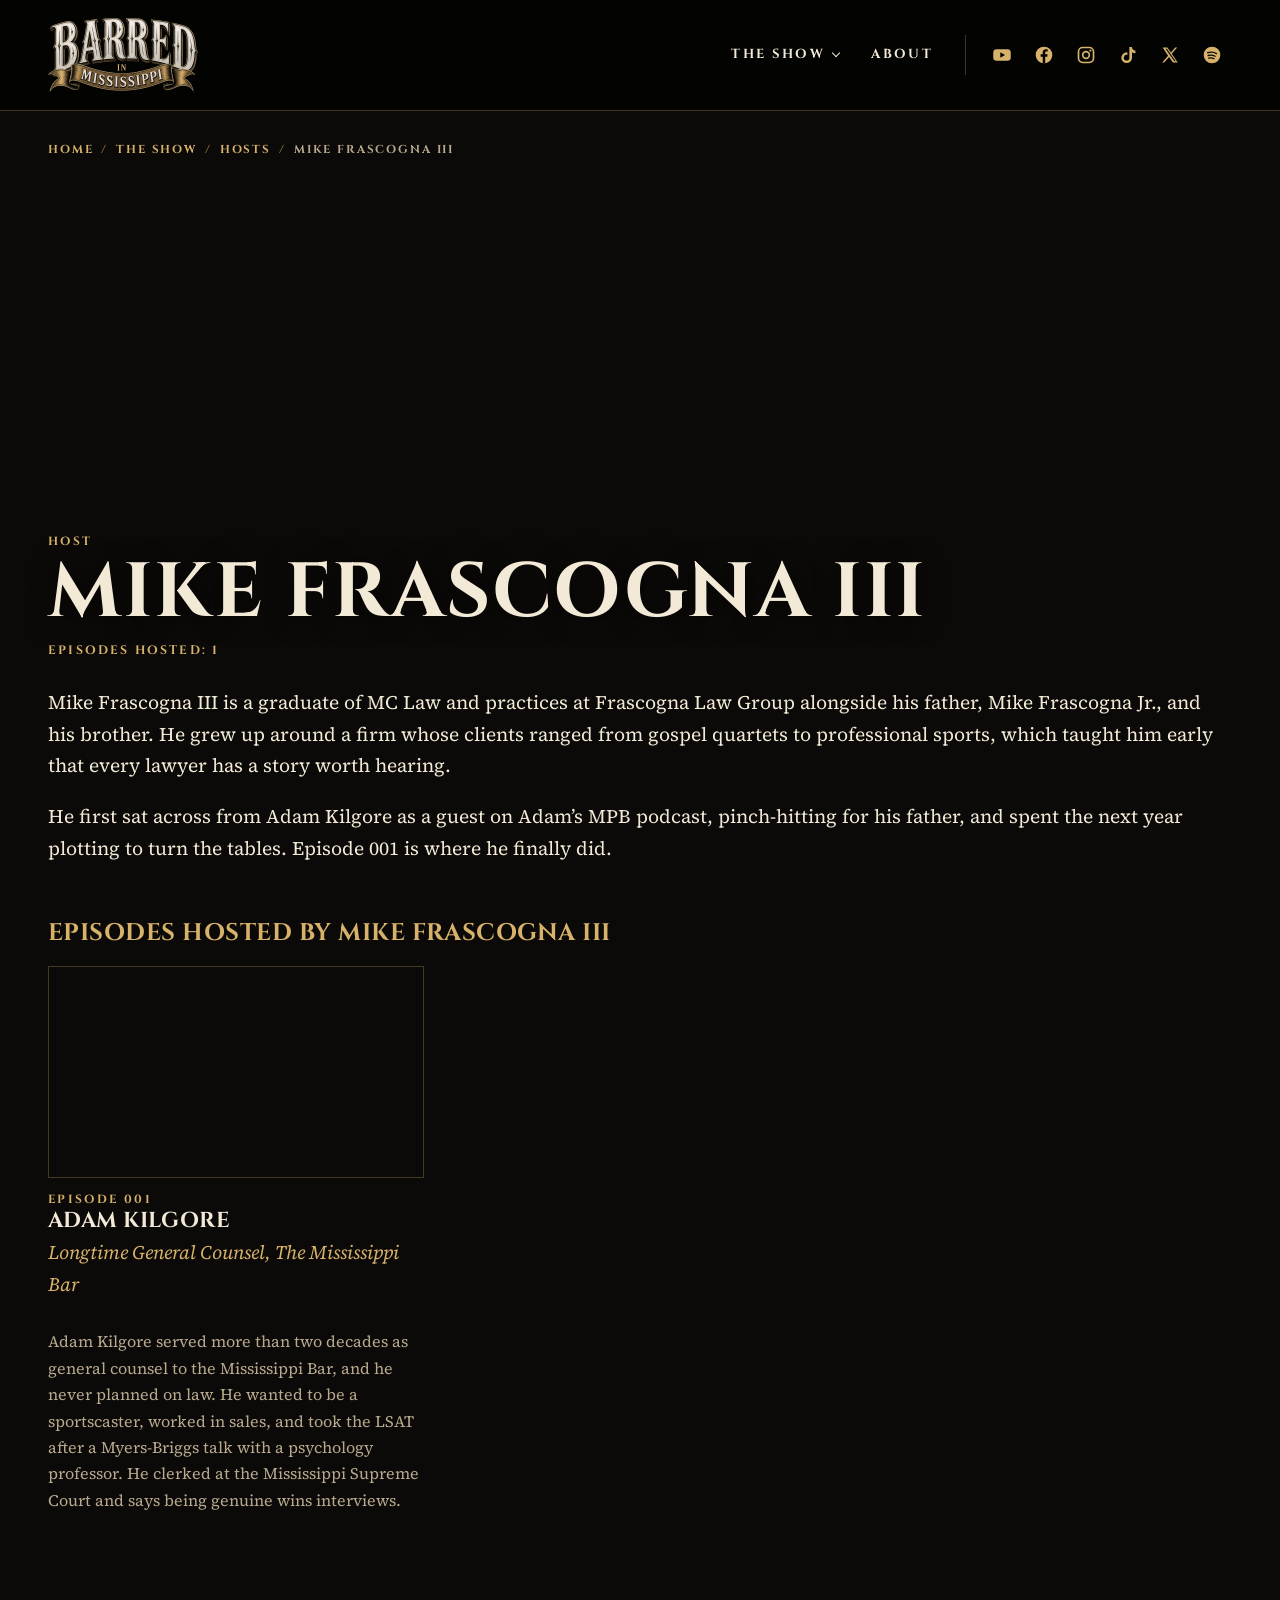
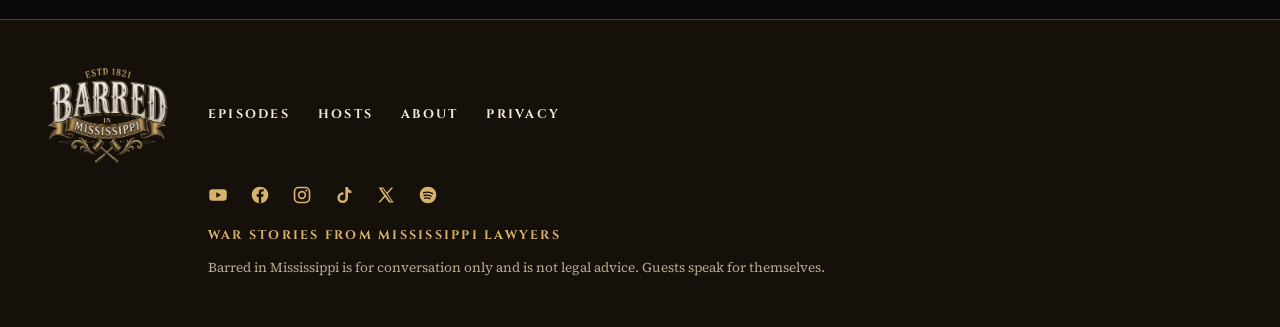
<file: hosts/mike-frascogna-iii/index.html>
<!doctype html>
<html lang="en">
<head>
  <meta charset="UTF-8" />
  <meta http-equiv="Content-Security-Policy" content="default-src 'self'; img-src 'self' data:; media-src 'self'; font-src 'self'; style-src 'self'; script-src 'self'; frame-src https://www.youtube-nocookie.com; base-uri 'self'; form-action 'none'; object-src 'none'; upgrade-insecure-requests">
  <meta name="viewport" content="width=device-width, initial-scale=1.0" />
  <title>Mike Frascogna III, Host | Barred in Mississippi</title>
<meta name="description" content="Mike Frascogna III is a graduate of MC Law and practices at Frascogna Law Group alongside his father, Mike Frascogna Jr., and his brother. He grew up around a firm whose clients ranged from gospel quartets to professional sports, which taught him early that every lawyer has a story worth hearing.">
<meta name="robots" content="index,follow,max-image-preview:large">
<link rel="canonical" href="https://barredinmississippi.com/hosts/mike-frascogna-iii/">
<meta property="og:type" content="profile">
<meta property="og:site_name" content="Barred in Mississippi">
<meta property="og:locale" content="en_US">
<meta property="og:title" content="Mike Frascogna III, Host | Barred in Mississippi">
<meta property="og:description" content="Mike Frascogna III is a graduate of MC Law and practices at Frascogna Law Group alongside his father, Mike Frascogna Jr., and his brother. He grew up around a firm whose clients ranged from gospel quartets to professional sports, which taught him early that every lawyer has a story worth hearing.">
<meta property="og:url" content="https://barredinmississippi.com/hosts/mike-frascogna-iii/">
<meta property="og:image" content="https://barredinmississippi.com/img/hosts/mike-frascogna-iii-900.webp">
<meta property="og:image:alt" content="Mike Frascogna III">
<meta name="twitter:card" content="summary_large_image">
<meta name="referrer" content="strict-origin-when-cross-origin">
<script type="application/ld+json">{"@context":"https://schema.org","@graph":[{"@type":"Organization","@id":"https://barredinmississippi.com/#organization","name":"Barred in Mississippi","url":"https://barredinmississippi.com/","slogan":"War Stories from Mississippi Lawyers","logo":{"@type":"ImageObject","url":"https://barredinmississippi.com/icon-512.png","width":512,"height":512},"sameAs":["https://www.youtube.com/@barredinms","https://www.facebook.com/profile.php?id=61595885616011","https://www.instagram.com/barredinms","https://www.tiktok.com/@barredinms"]},{"@type":"BreadcrumbList","itemListElement":[{"@type":"ListItem","position":1,"name":"Barred in Mississippi","item":"https://barredinmississippi.com/"},{"@type":"ListItem","position":2,"name":"The show","item":"https://barredinmississippi.com/show/"},{"@type":"ListItem","position":3,"name":"Hosts","item":"https://barredinmississippi.com/hosts/"},{"@type":"ListItem","position":4,"name":"Mike Frascogna III","item":"https://barredinmississippi.com/hosts/mike-frascogna-iii/"}]},{"@type":"Person","name":"Mike Frascogna III","image":"https://barredinmississippi.com/img/hosts/mike-frascogna-iii-900.webp","url":"https://barredinmississippi.com/hosts/mike-frascogna-iii/"}]}</script>
  <link rel="icon" type="image/png" sizes="32x32" href="/favicon-32.png"><link rel="icon" href="/favicon.ico" sizes="16x16 32x32"><link rel="apple-touch-icon" sizes="180x180" href="/apple-touch-icon.png"><link rel="manifest" href="/site.webmanifest"><meta name="theme-color" content="#0c0a08">
  <script type="module" crossorigin src="/assets/page-CpXRUD9X.js"></script>
  <link rel="modulepreload" crossorigin href="/assets/chrome-CKt9qE5e.js">
  <link rel="stylesheet" crossorigin href="/assets/chrome-BFqnssAL.css">
</head>
<body class="inner">
  <div id="page"><a class="skip-link" href="#main">Skip to content</a>
<header class="main-header"><a class="brand" href="/" aria-label="Barred in Mississippi home"><img src="/brand/wordmark-600.webp" srcset="/brand/wordmark-600.webp 600w, /brand/wordmark-1200.webp 1200w" sizes="150px" width="1200" height="591" alt=""></a><button class="mobile-menu" aria-label="Open menu" aria-expanded="false" aria-controls="main-nav">Menu <span>+</span></button><nav id="main-nav" aria-label="Main"><div class="nav-group"><a class="nav-top" href="/show/">The show <span class="nav-caret" aria-hidden="true"></span></a><div class="subnav"><a href="/show/">Episodes</a><a href="/hosts/">Hosts</a></div></div><a href="/#about">About</a><ul class="social social-menu" aria-label="Barred in Mississippi on social media"><li><a href="https://www.youtube.com/@barredinms" target="_blank" rel="noopener" aria-label="YouTube"><svg viewBox="0 0 24 24" width="20" height="20" fill="currentColor" aria-hidden="true" focusable="false"><path fill-rule="evenodd" d="M5.5 5h13a4 4 0 0 1 4 4v6a4 4 0 0 1-4 4h-13a4 4 0 0 1-4-4V9a4 4 0 0 1 4-4Zm4.5 3.8v6.4l5.6-3.2Z"/></svg></a></li><li><a href="https://www.facebook.com/profile.php?id=61595885616011" target="_blank" rel="noopener" aria-label="Facebook"><svg viewBox="0 0 24 24" width="20" height="20" fill="currentColor" aria-hidden="true" focusable="false"><path fill-rule="evenodd" d="M12 2a10 10 0 1 1 0 20a10 10 0 1 1 0-20Zm1.4 19.6V14h2.5l.4-3h-2.9V9.3c0-.9.3-1.5 1.5-1.5h1.5V5.1c-.3 0-1.2-.1-2.2-.1-2.2 0-3.7 1.3-3.7 3.8V11H8v3h2.5v7.6Z"/></svg></a></li><li><a href="https://www.instagram.com/barredinms" target="_blank" rel="noopener" aria-label="Instagram"><svg viewBox="0 0 24 24" width="20" height="20" fill="currentColor" aria-hidden="true" focusable="false"><rect x="3" y="3" width="18" height="18" rx="5" fill="none" stroke="currentColor" stroke-width="2"/><circle cx="12" cy="12" r="4" fill="none" stroke="currentColor" stroke-width="2"/><circle cx="17.3" cy="6.7" r="1.3"/></svg></a></li><li><a href="https://www.tiktok.com/@barredinms" target="_blank" rel="noopener" aria-label="TikTok"><svg viewBox="0 0 24 24" width="20" height="20" fill="currentColor" aria-hidden="true" focusable="false"><path d="M13.6 2.5h3.1a4.8 4.8 0 0 0 4.2 4.3v3.1a7.8 7.8 0 0 1-4.1-1.3v6.6a6.4 6.4 0 1 1-6.4-6.4c.3 0 .6 0 .9.1v3.2a3.3 3.3 0 1 0 2.3 3.1Z"/></svg></a></li><li><span class="social-soon" title="X: coming soon" aria-label="X, coming soon"><svg viewBox="0 0 24 24" width="20" height="20" fill="currentColor" aria-hidden="true" focusable="false"><path fill-rule="evenodd" d="M3.2 3h5.6l4.3 5.9L18.3 3h2.3l-6.5 7.5 7.1 10.5h-5.6l-4.7-6.6L5 21H2.7l7-8ZM6.6 4.6l10.6 14.8h1.6L8.3 4.6Z"/></svg></span></li><li><span class="social-soon" title="Spotify: coming soon" aria-label="Spotify, coming soon"><svg viewBox="0 0 24 24" width="20" height="20" fill="currentColor" aria-hidden="true" focusable="false"><circle cx="12" cy="12" r="10"/><path d="M6.8 9.3c3.6-1.1 7.6-.8 10.6 1M7.4 12.6c2.9-.8 6-.5 8.4.9M8 15.7c2.2-.6 4.4-.4 6.3.7" fill="none" stroke="#0c0a08" stroke-width="1.6" stroke-linecap="round"/></svg></span></li></ul></nav><ul class="social social-header" aria-label="Barred in Mississippi on social media"><li><a href="https://www.youtube.com/@barredinms" target="_blank" rel="noopener" aria-label="YouTube"><svg viewBox="0 0 24 24" width="20" height="20" fill="currentColor" aria-hidden="true" focusable="false"><path fill-rule="evenodd" d="M5.5 5h13a4 4 0 0 1 4 4v6a4 4 0 0 1-4 4h-13a4 4 0 0 1-4-4V9a4 4 0 0 1 4-4Zm4.5 3.8v6.4l5.6-3.2Z"/></svg></a></li><li><a href="https://www.facebook.com/profile.php?id=61595885616011" target="_blank" rel="noopener" aria-label="Facebook"><svg viewBox="0 0 24 24" width="20" height="20" fill="currentColor" aria-hidden="true" focusable="false"><path fill-rule="evenodd" d="M12 2a10 10 0 1 1 0 20a10 10 0 1 1 0-20Zm1.4 19.6V14h2.5l.4-3h-2.9V9.3c0-.9.3-1.5 1.5-1.5h1.5V5.1c-.3 0-1.2-.1-2.2-.1-2.2 0-3.7 1.3-3.7 3.8V11H8v3h2.5v7.6Z"/></svg></a></li><li><a href="https://www.instagram.com/barredinms" target="_blank" rel="noopener" aria-label="Instagram"><svg viewBox="0 0 24 24" width="20" height="20" fill="currentColor" aria-hidden="true" focusable="false"><rect x="3" y="3" width="18" height="18" rx="5" fill="none" stroke="currentColor" stroke-width="2"/><circle cx="12" cy="12" r="4" fill="none" stroke="currentColor" stroke-width="2"/><circle cx="17.3" cy="6.7" r="1.3"/></svg></a></li><li><a href="https://www.tiktok.com/@barredinms" target="_blank" rel="noopener" aria-label="TikTok"><svg viewBox="0 0 24 24" width="20" height="20" fill="currentColor" aria-hidden="true" focusable="false"><path d="M13.6 2.5h3.1a4.8 4.8 0 0 0 4.2 4.3v3.1a7.8 7.8 0 0 1-4.1-1.3v6.6a6.4 6.4 0 1 1-6.4-6.4c.3 0 .6 0 .9.1v3.2a3.3 3.3 0 1 0 2.3 3.1Z"/></svg></a></li><li><span class="social-soon" title="X: coming soon" aria-label="X, coming soon"><svg viewBox="0 0 24 24" width="20" height="20" fill="currentColor" aria-hidden="true" focusable="false"><path fill-rule="evenodd" d="M3.2 3h5.6l4.3 5.9L18.3 3h2.3l-6.5 7.5 7.1 10.5h-5.6l-4.7-6.6L5 21H2.7l7-8ZM6.6 4.6l10.6 14.8h1.6L8.3 4.6Z"/></svg></span></li><li><span class="social-soon" title="Spotify: coming soon" aria-label="Spotify, coming soon"><svg viewBox="0 0 24 24" width="20" height="20" fill="currentColor" aria-hidden="true" focusable="false"><circle cx="12" cy="12" r="10"/><path d="M6.8 9.3c3.6-1.1 7.6-.8 10.6 1M7.4 12.6c2.9-.8 6-.5 8.4.9M8 15.7c2.2-.6 4.4-.4 6.3.7" fill="none" stroke="#0c0a08" stroke-width="1.6" stroke-linecap="round"/></svg></span></li></ul></header>
<main id="main" class="page">
<section class="host-page"><div class="host-hero" aria-hidden="true"><picture><source media="(max-width: 700px)" srcset="/img/hosts/mike-frascogna-iii-wide-m-900.webp"><img src="/img/hosts/mike-frascogna-iii-wide-1200.webp" srcset="/img/hosts/mike-frascogna-iii-wide-1200.webp 1200w, /img/hosts/mike-frascogna-iii-wide-2400.webp 2400w" sizes="100vw" width="2400" height="1600" alt="" fetchpriority="high" decoding="async"></picture></div><div class="wrap"><nav class="crumbs" aria-label="Breadcrumb"><ol><li><a href="/">Home</a></li><li><a href="/show/">The show</a></li><li><a href="/hosts/">Hosts</a></li><li aria-current="page">Mike Frascogna III</li></ol></nav><div class="host-head"><p class="ep-num">Host</p><h1 class="page-title host-title">Mike Frascogna III</h1><p class="host-count">Episodes hosted: 1</p></div><div class="host-bio"><p>Mike Frascogna III is a graduate of MC Law and practices at Frascogna Law Group alongside his father, Mike Frascogna Jr., and his brother. He grew up around a firm whose clients ranged from gospel quartets to professional sports, which taught him early that every lawyer has a story worth hearing.</p><p>He first sat across from Adam Kilgore as a guest on Adam’s MPB podcast, pinch-hitting for his father, and spent the next year plotting to turn the tables. Episode 001 is where he finally did.</p></div>
<h2 class="ep-h2">Episodes hosted by Mike Frascogna III</h2><ol class="show-grid"><li class="show-ep"><a class="show-plate" href="/show/001-adam-kilgore/"><img src="/img/episodes/ep-001-adam-kilgore-960.webp" srcset="/img/episodes/ep-001-adam-kilgore-960.webp 960w, /img/episodes/ep-001-adam-kilgore-1920.webp 1920w" sizes="(max-width:700px) 92vw, (max-width:1100px) 46vw, 31vw" width="1920" height="1080" alt="Episode 001: The Mississippi Bar’s Angel of Death, with Adam Kilgore" loading="lazy" decoding="async"></a><p class="ep-num">Episode 001</p><h2 class="show-guest"><a href="/show/001-adam-kilgore/">Adam Kilgore</a></h2><p class="ep-role">Longtime General Counsel, The Mississippi Bar</p><p class="show-blurb">Adam Kilgore served more than two decades as general counsel to the Mississippi Bar, and he never planned on law. He wanted to be a sportscaster, worked in sales, and took the LSAT after a Myers-Briggs talk with a psychology professor. He clerked at the Mississippi Supreme Court and says being genuine wins interviews.</p></li></ol></div></section>
</main>
<footer class="site-footer"><a class="footer-mark" href="/"><img src="/brand/logo-primary-600.webp" width="600" height="478" alt="Barred in Mississippi, established 1821" loading="lazy"></a><div class="footer-links"><a href="/show/">Episodes</a><a href="/hosts/">Hosts</a><a href="/#about">About</a><a href="/privacy/">Privacy</a></div><ul class="social social-footer" aria-label="Barred in Mississippi on social media"><li><a href="https://www.youtube.com/@barredinms" target="_blank" rel="noopener" aria-label="YouTube"><svg viewBox="0 0 24 24" width="20" height="20" fill="currentColor" aria-hidden="true" focusable="false"><path fill-rule="evenodd" d="M5.5 5h13a4 4 0 0 1 4 4v6a4 4 0 0 1-4 4h-13a4 4 0 0 1-4-4V9a4 4 0 0 1 4-4Zm4.5 3.8v6.4l5.6-3.2Z"/></svg></a></li><li><a href="https://www.facebook.com/profile.php?id=61595885616011" target="_blank" rel="noopener" aria-label="Facebook"><svg viewBox="0 0 24 24" width="20" height="20" fill="currentColor" aria-hidden="true" focusable="false"><path fill-rule="evenodd" d="M12 2a10 10 0 1 1 0 20a10 10 0 1 1 0-20Zm1.4 19.6V14h2.5l.4-3h-2.9V9.3c0-.9.3-1.5 1.5-1.5h1.5V5.1c-.3 0-1.2-.1-2.2-.1-2.2 0-3.7 1.3-3.7 3.8V11H8v3h2.5v7.6Z"/></svg></a></li><li><a href="https://www.instagram.com/barredinms" target="_blank" rel="noopener" aria-label="Instagram"><svg viewBox="0 0 24 24" width="20" height="20" fill="currentColor" aria-hidden="true" focusable="false"><rect x="3" y="3" width="18" height="18" rx="5" fill="none" stroke="currentColor" stroke-width="2"/><circle cx="12" cy="12" r="4" fill="none" stroke="currentColor" stroke-width="2"/><circle cx="17.3" cy="6.7" r="1.3"/></svg></a></li><li><a href="https://www.tiktok.com/@barredinms" target="_blank" rel="noopener" aria-label="TikTok"><svg viewBox="0 0 24 24" width="20" height="20" fill="currentColor" aria-hidden="true" focusable="false"><path d="M13.6 2.5h3.1a4.8 4.8 0 0 0 4.2 4.3v3.1a7.8 7.8 0 0 1-4.1-1.3v6.6a6.4 6.4 0 1 1-6.4-6.4c.3 0 .6 0 .9.1v3.2a3.3 3.3 0 1 0 2.3 3.1Z"/></svg></a></li><li><span class="social-soon" title="X: coming soon" aria-label="X, coming soon"><svg viewBox="0 0 24 24" width="20" height="20" fill="currentColor" aria-hidden="true" focusable="false"><path fill-rule="evenodd" d="M3.2 3h5.6l4.3 5.9L18.3 3h2.3l-6.5 7.5 7.1 10.5h-5.6l-4.7-6.6L5 21H2.7l7-8ZM6.6 4.6l10.6 14.8h1.6L8.3 4.6Z"/></svg></span></li><li><span class="social-soon" title="Spotify: coming soon" aria-label="Spotify, coming soon"><svg viewBox="0 0 24 24" width="20" height="20" fill="currentColor" aria-hidden="true" focusable="false"><circle cx="12" cy="12" r="10"/><path d="M6.8 9.3c3.6-1.1 7.6-.8 10.6 1M7.4 12.6c2.9-.8 6-.5 8.4.9M8 15.7c2.2-.6 4.4-.4 6.3.7" fill="none" stroke="#0c0a08" stroke-width="1.6" stroke-linecap="round"/></svg></span></li></ul><p class="footer-tag">War Stories from Mississippi Lawyers</p><p class="footer-note">Barred in Mississippi is for conversation only and is not legal advice. Guests speak for themselves.</p></footer></div>
</body>
</html>
</file>
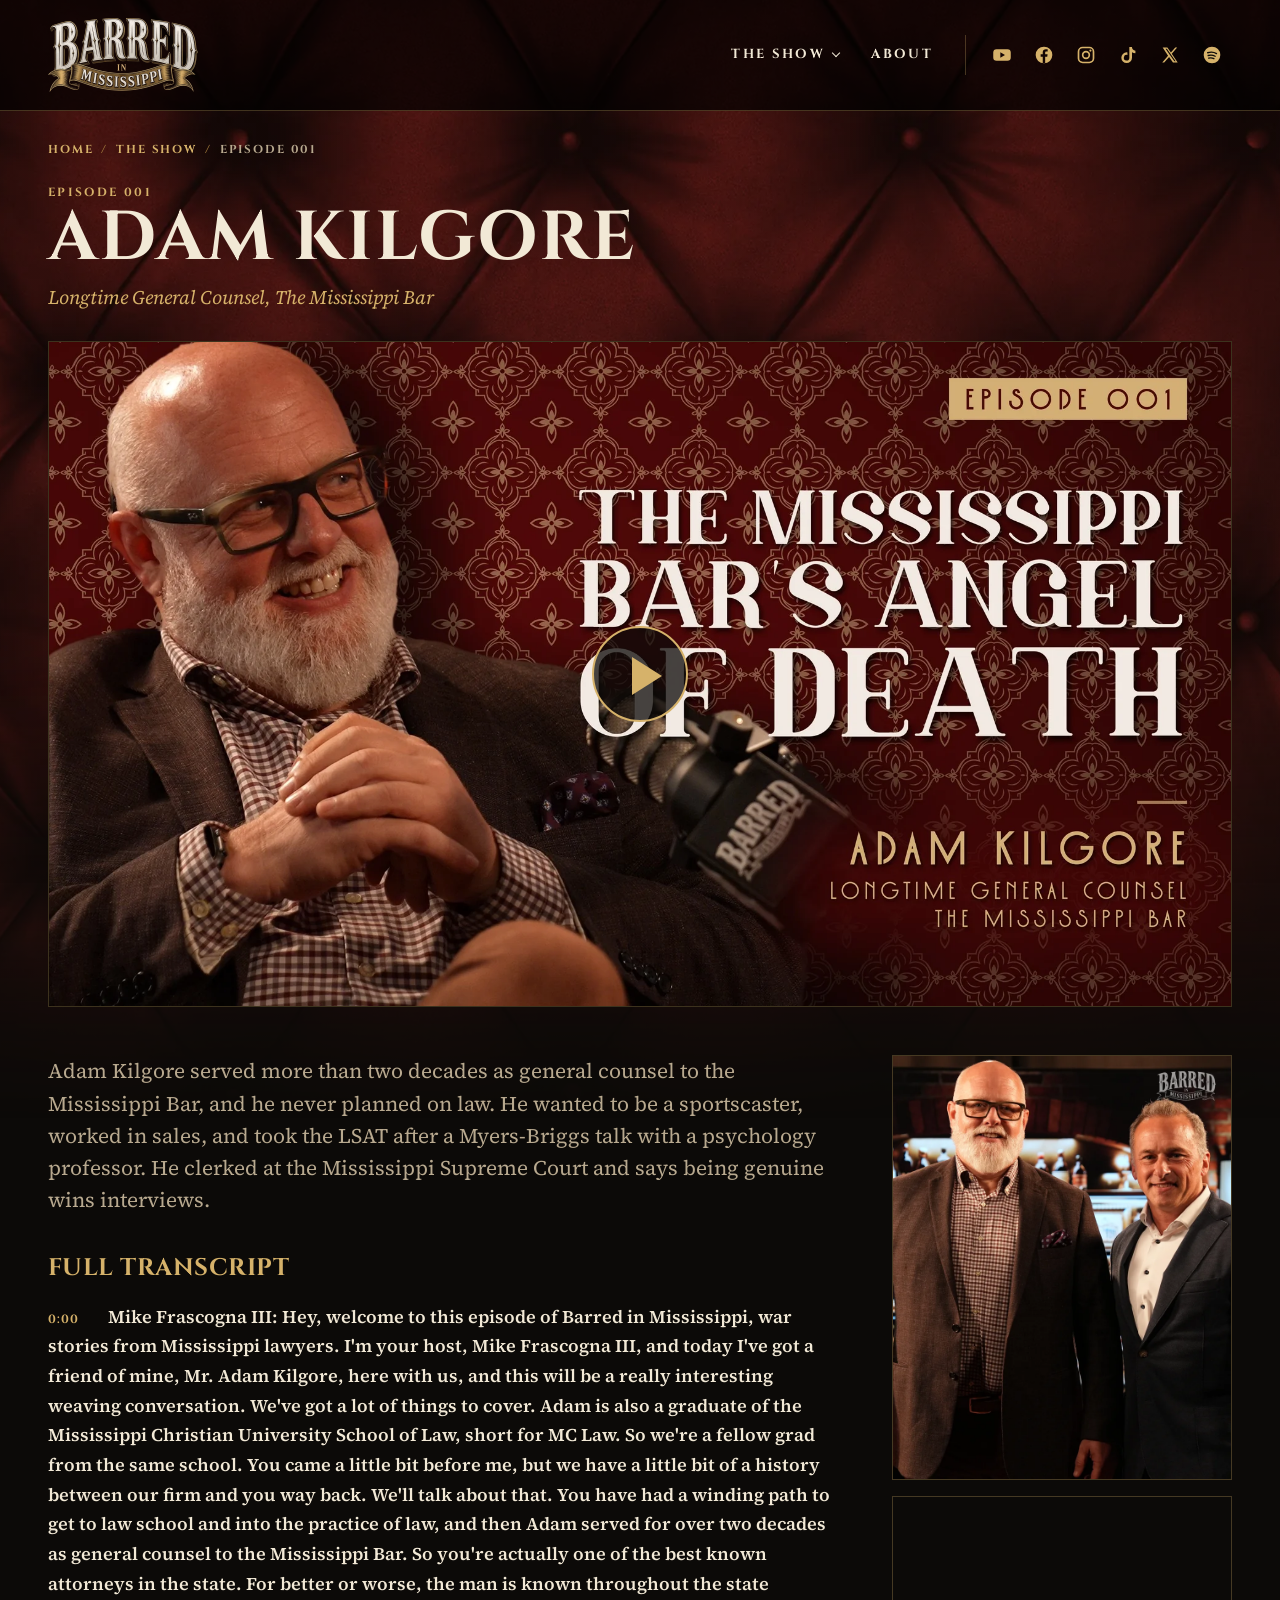
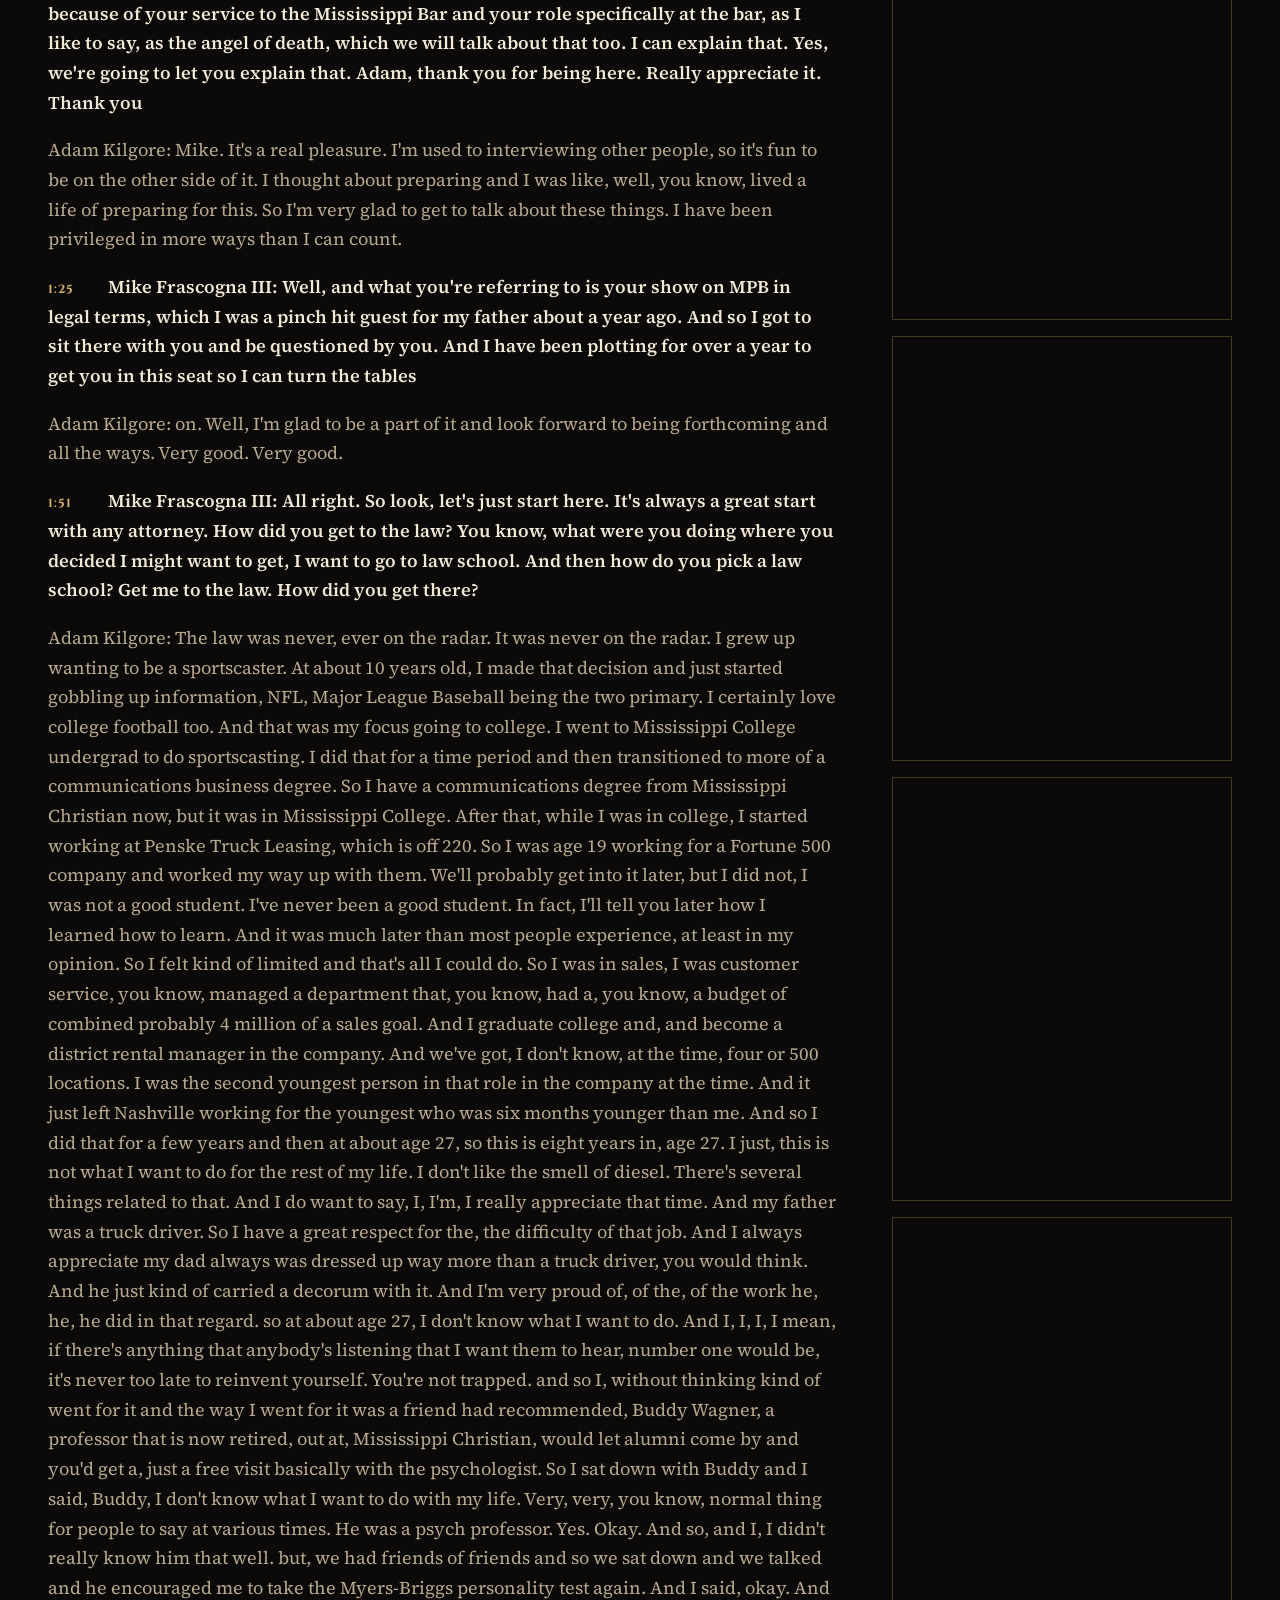
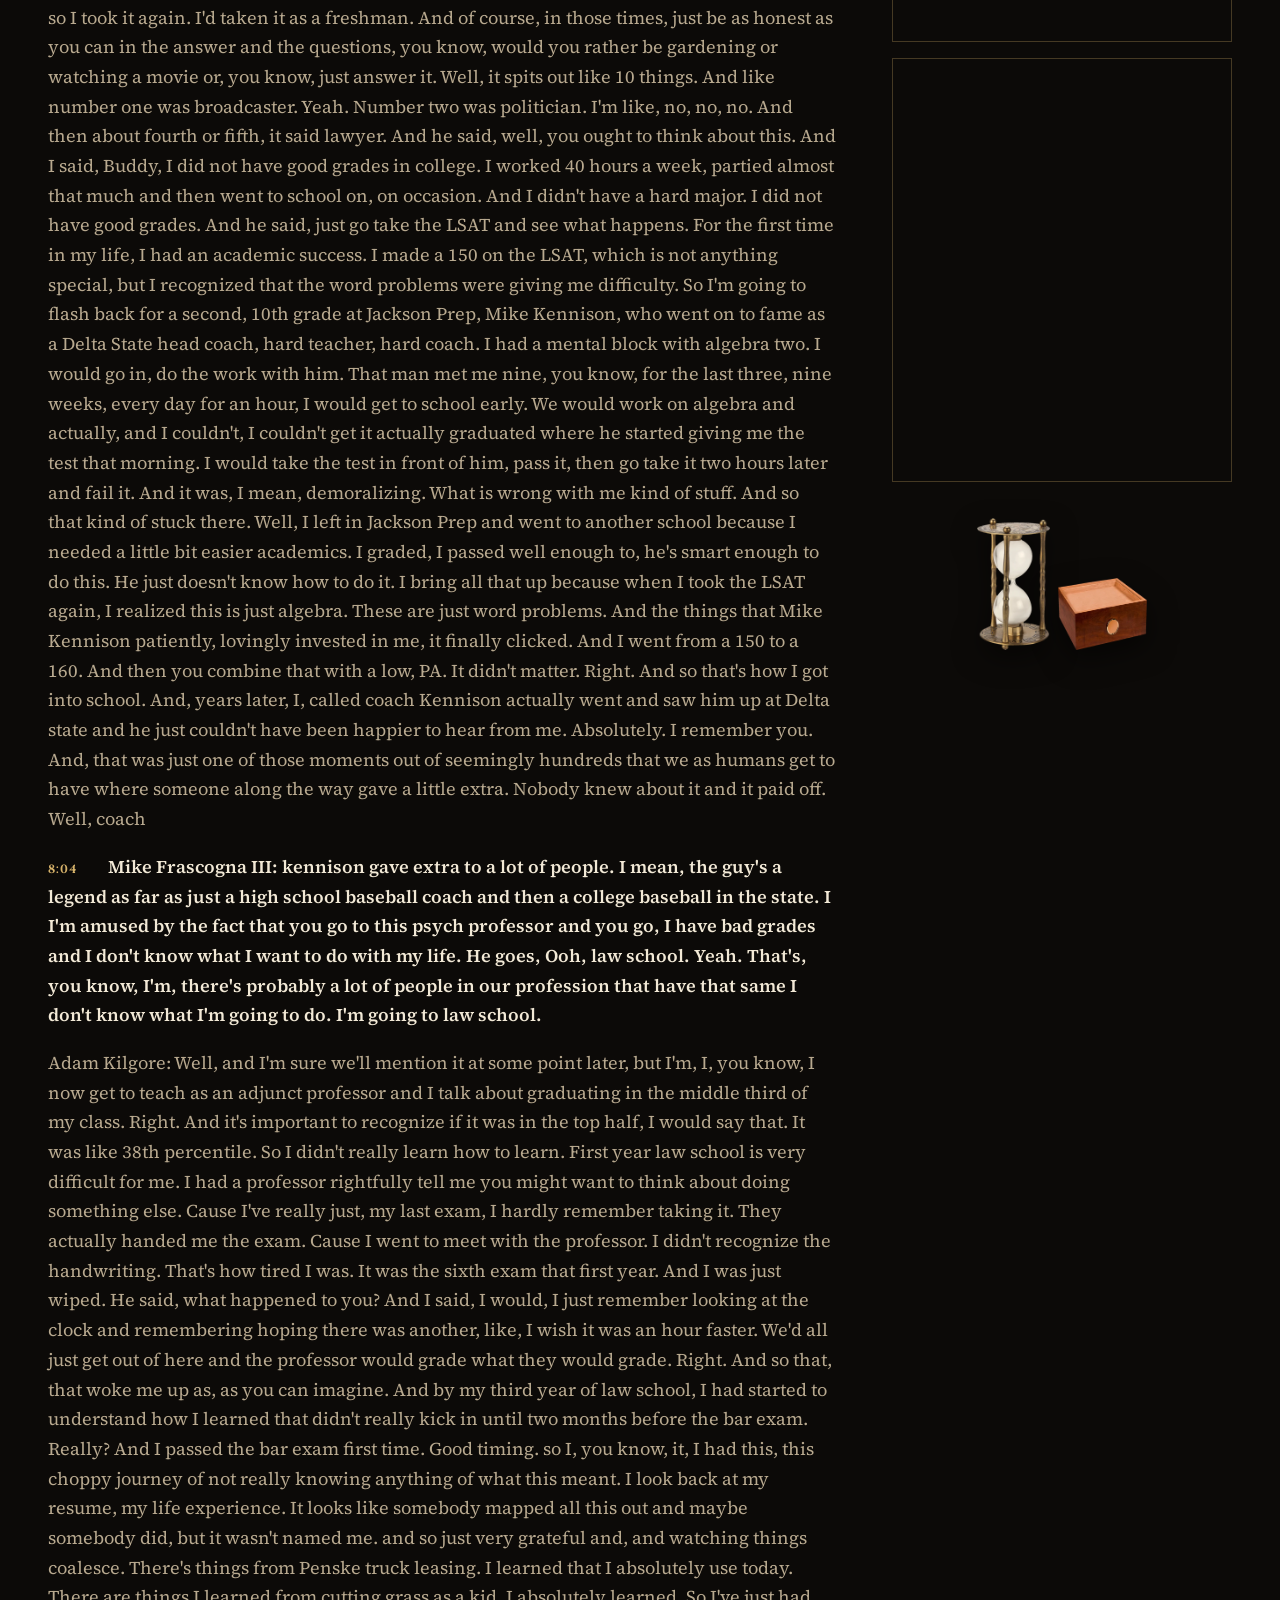
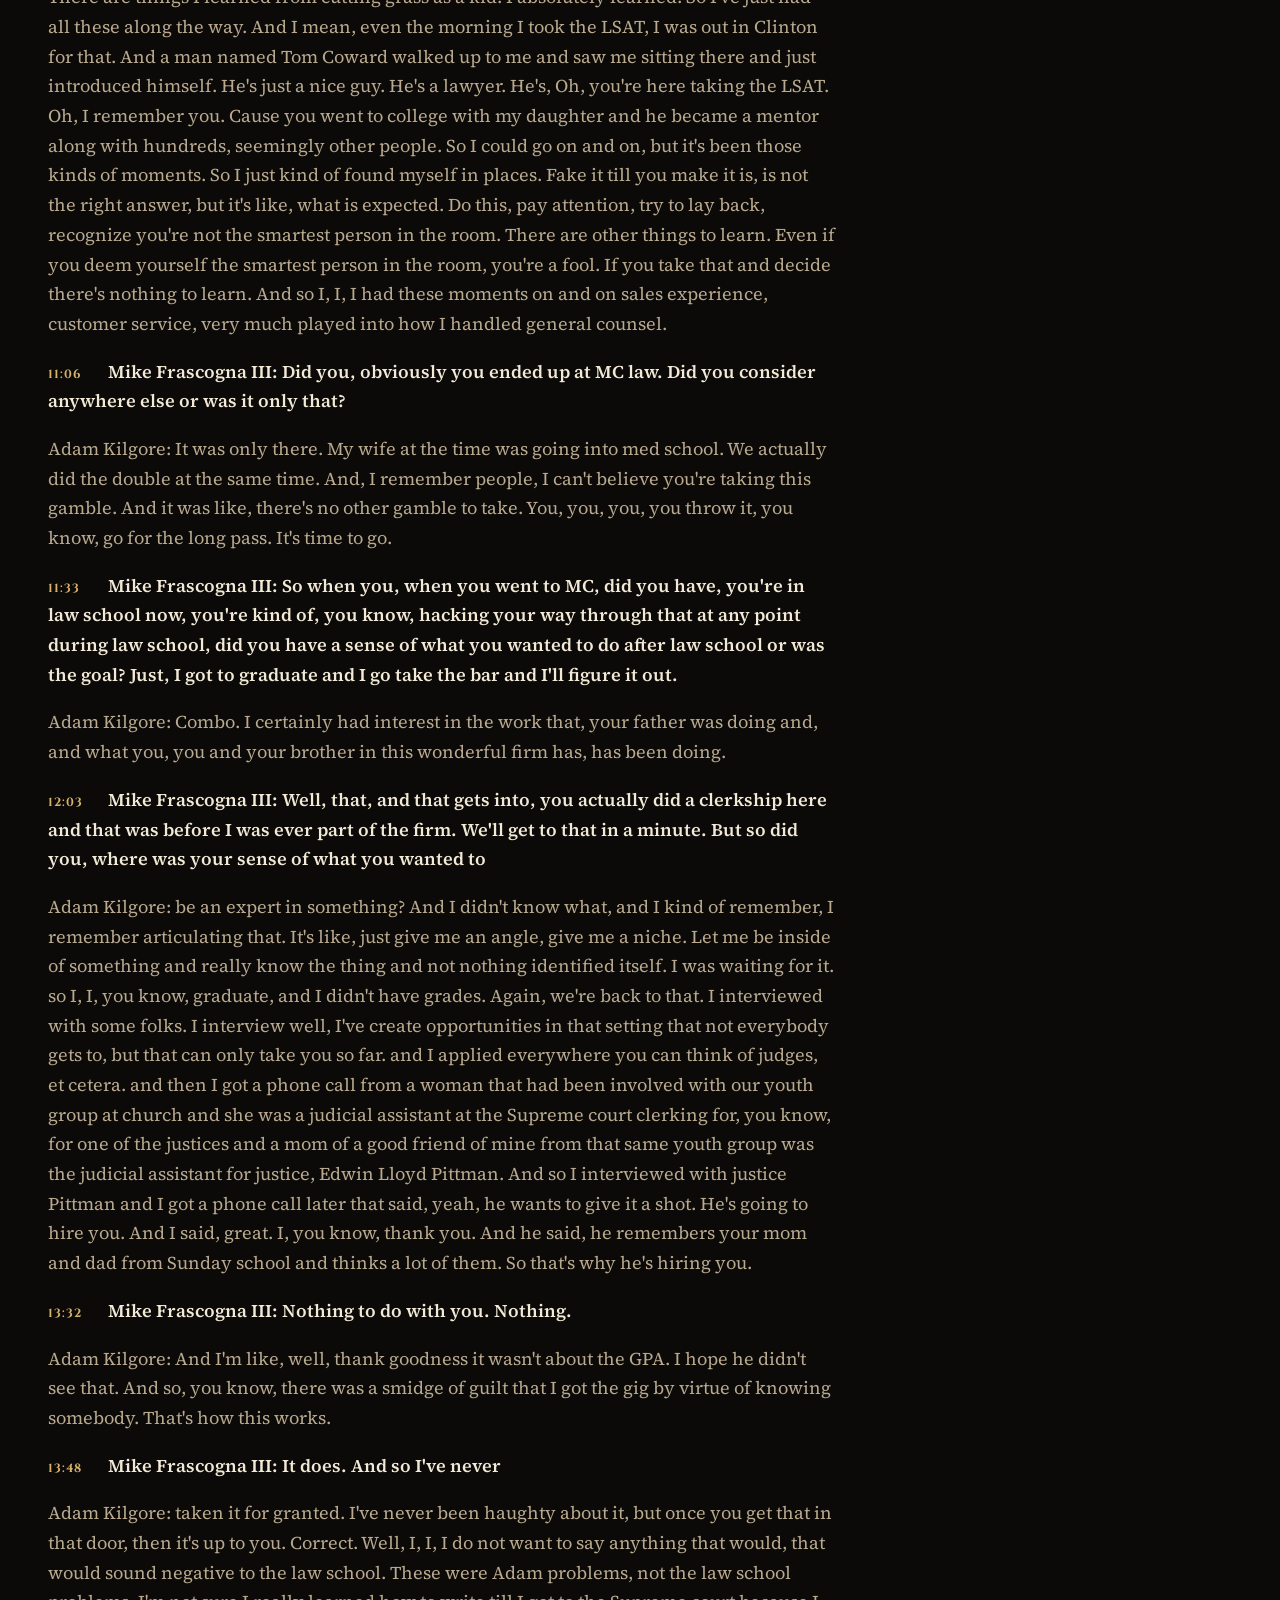
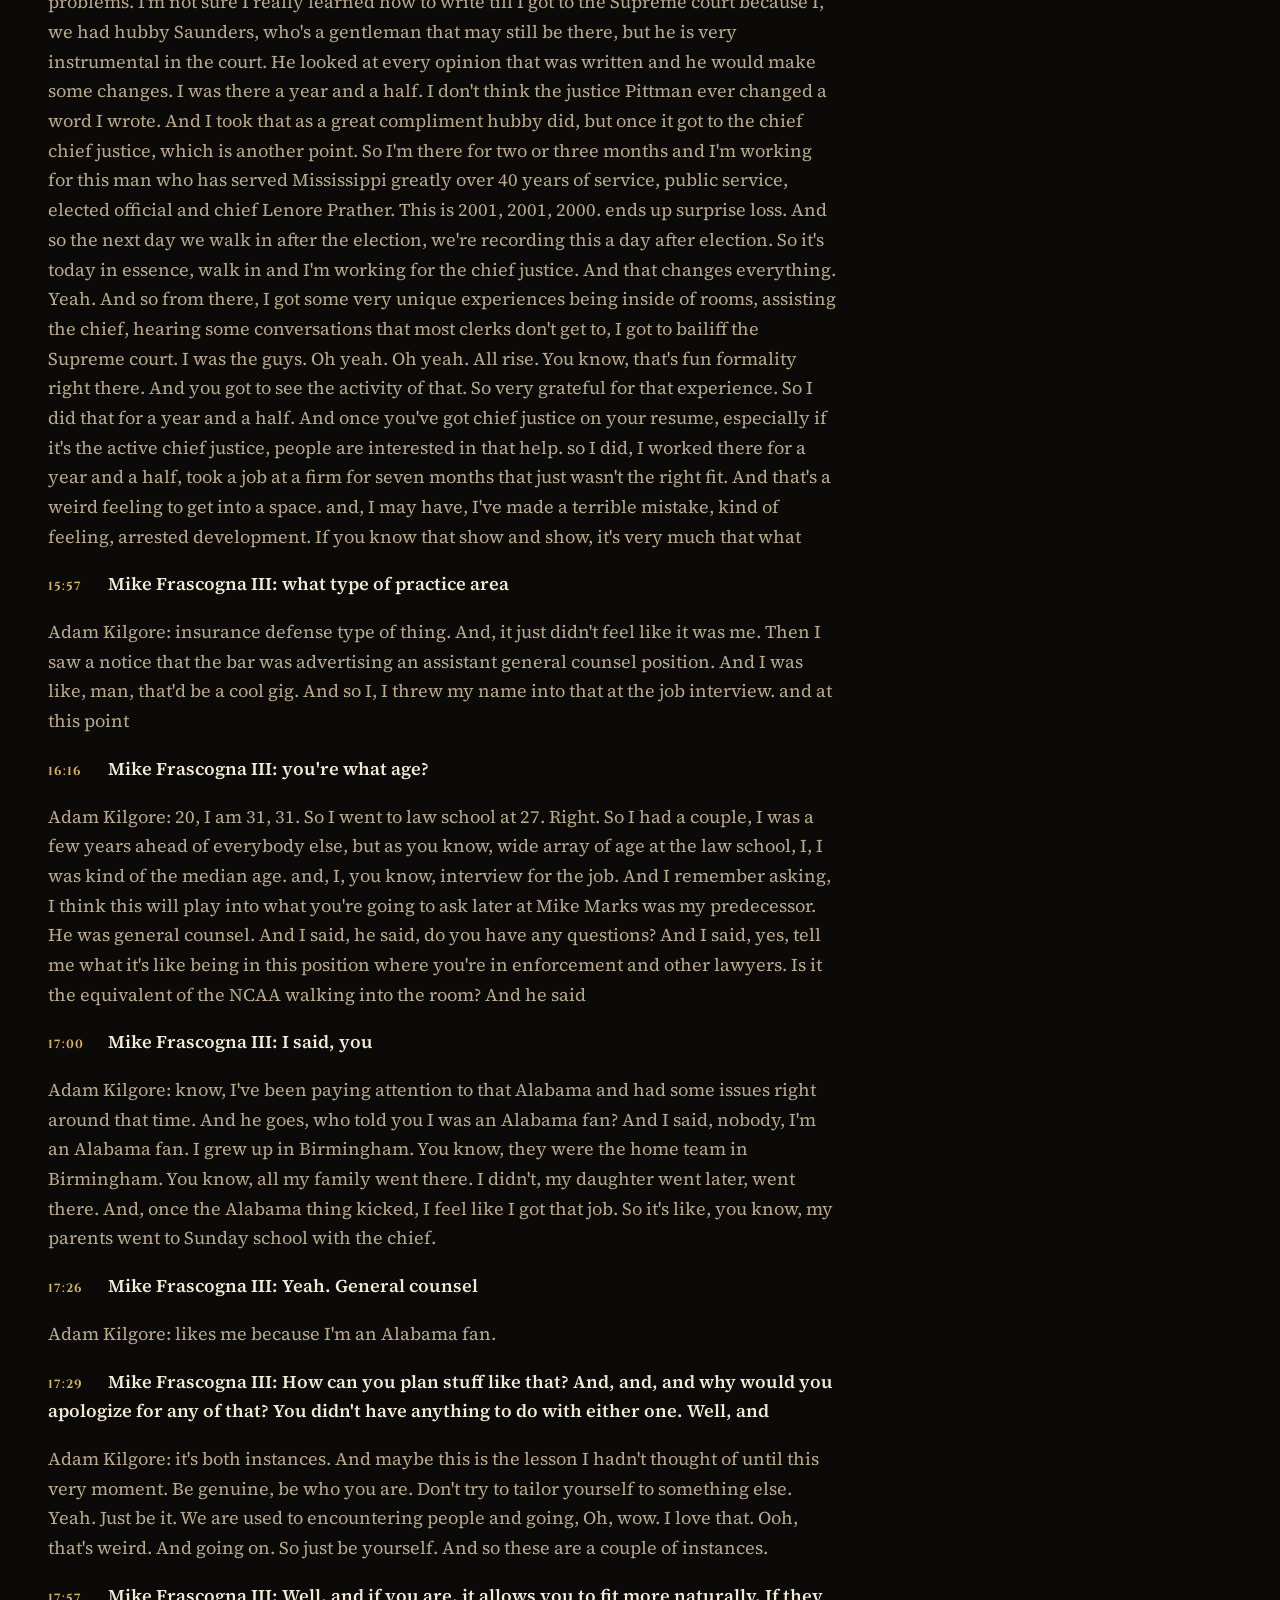
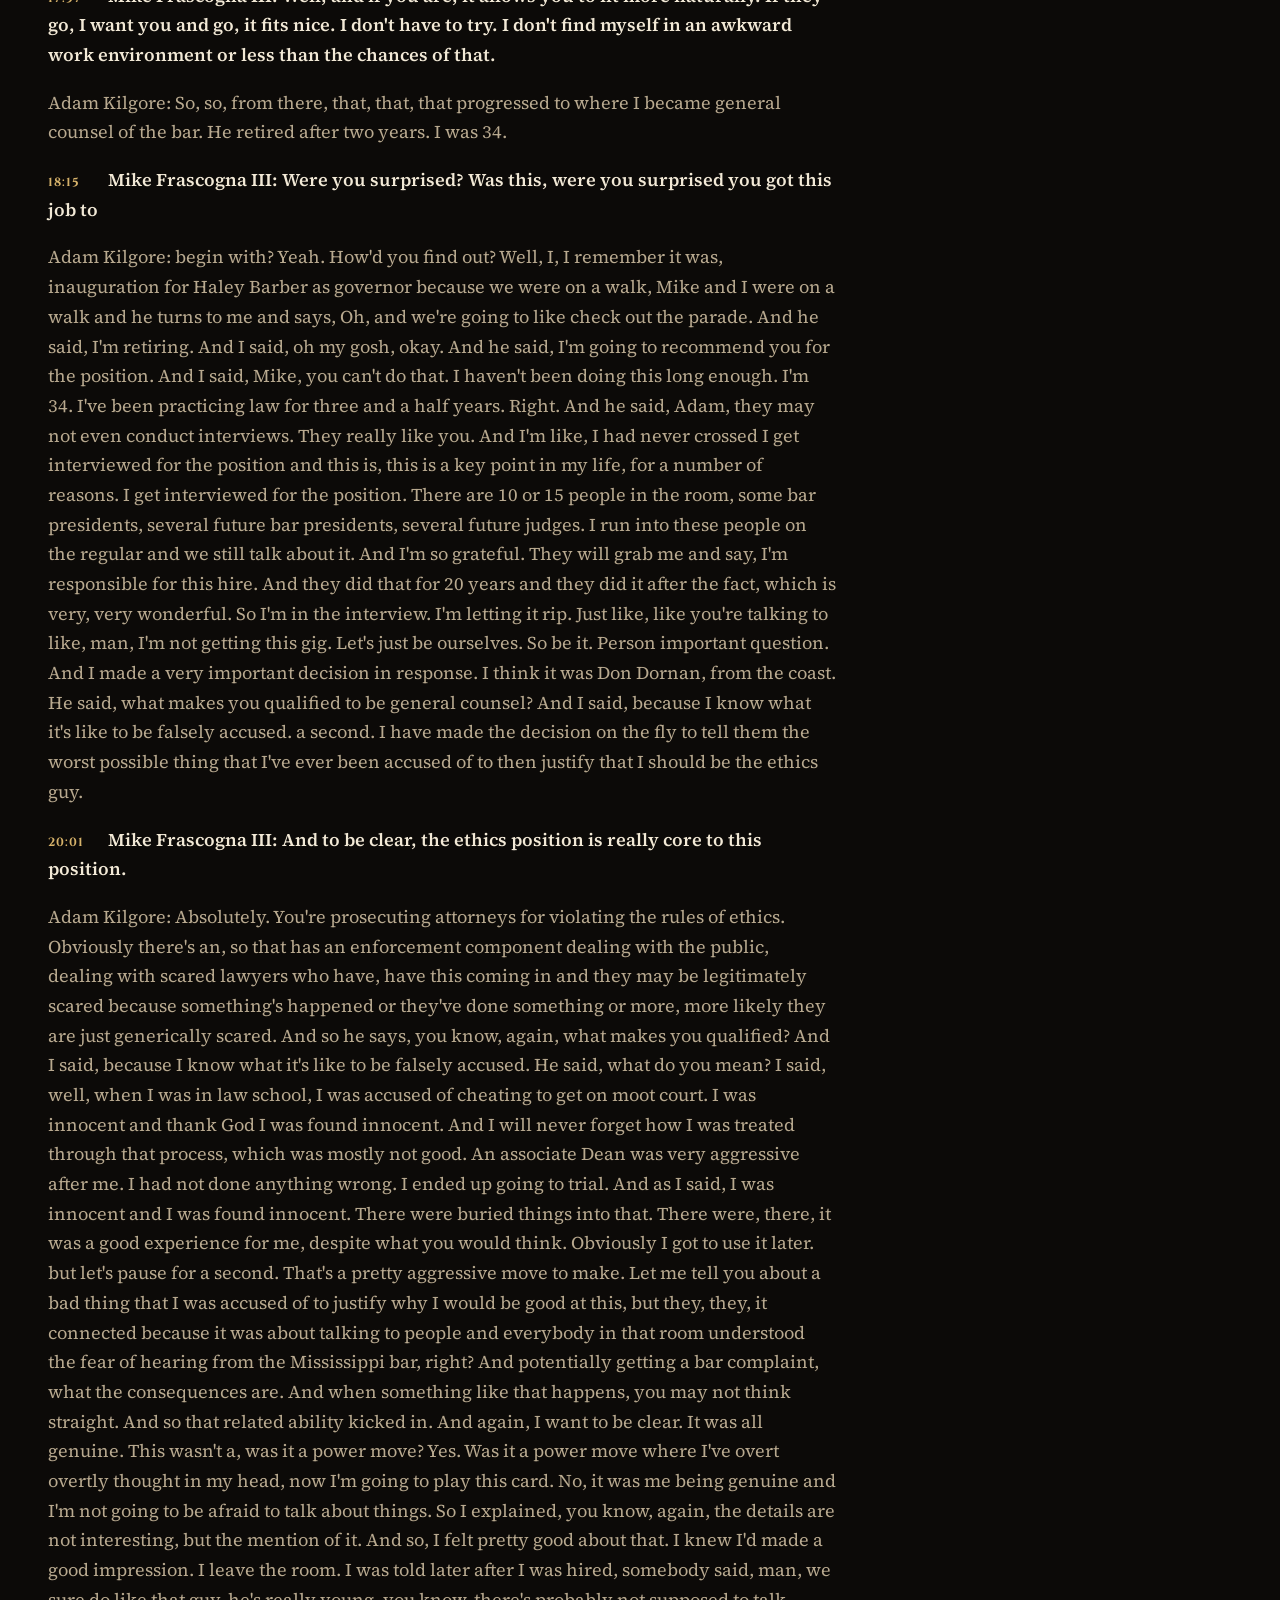
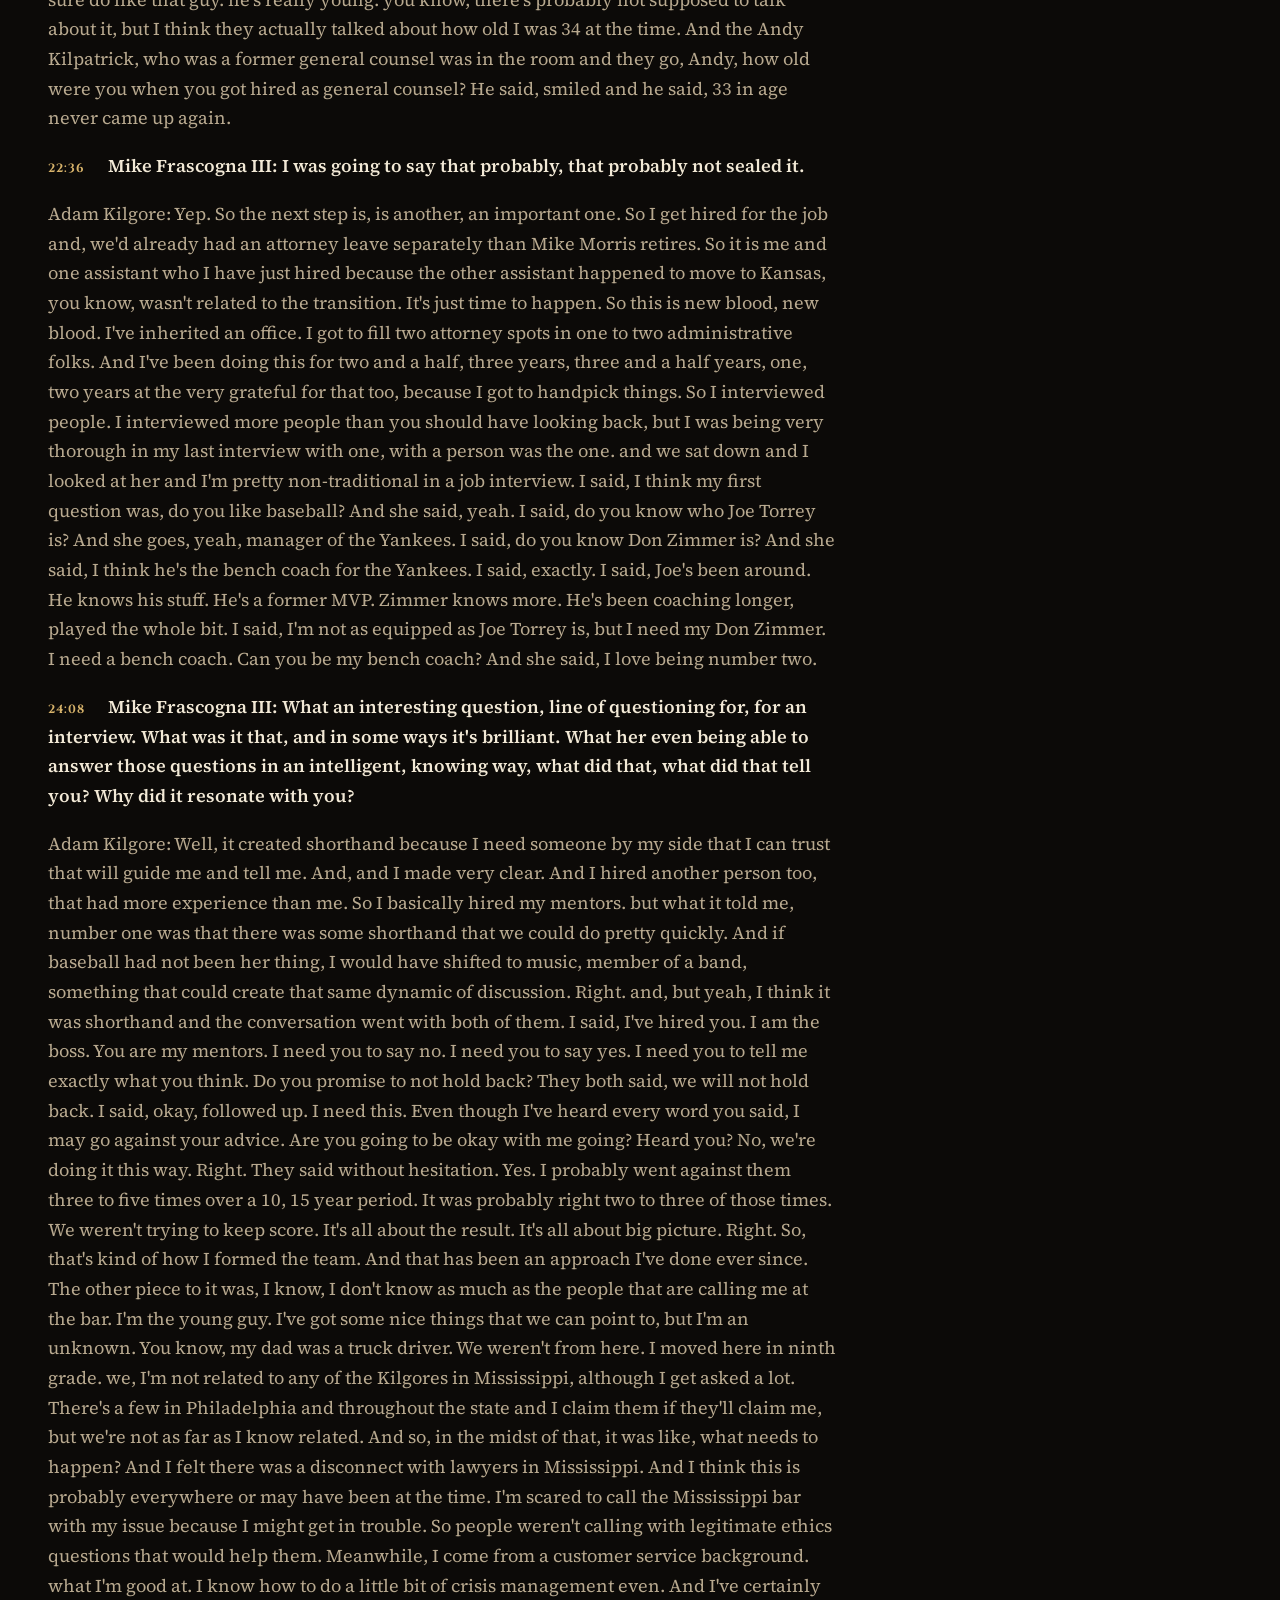
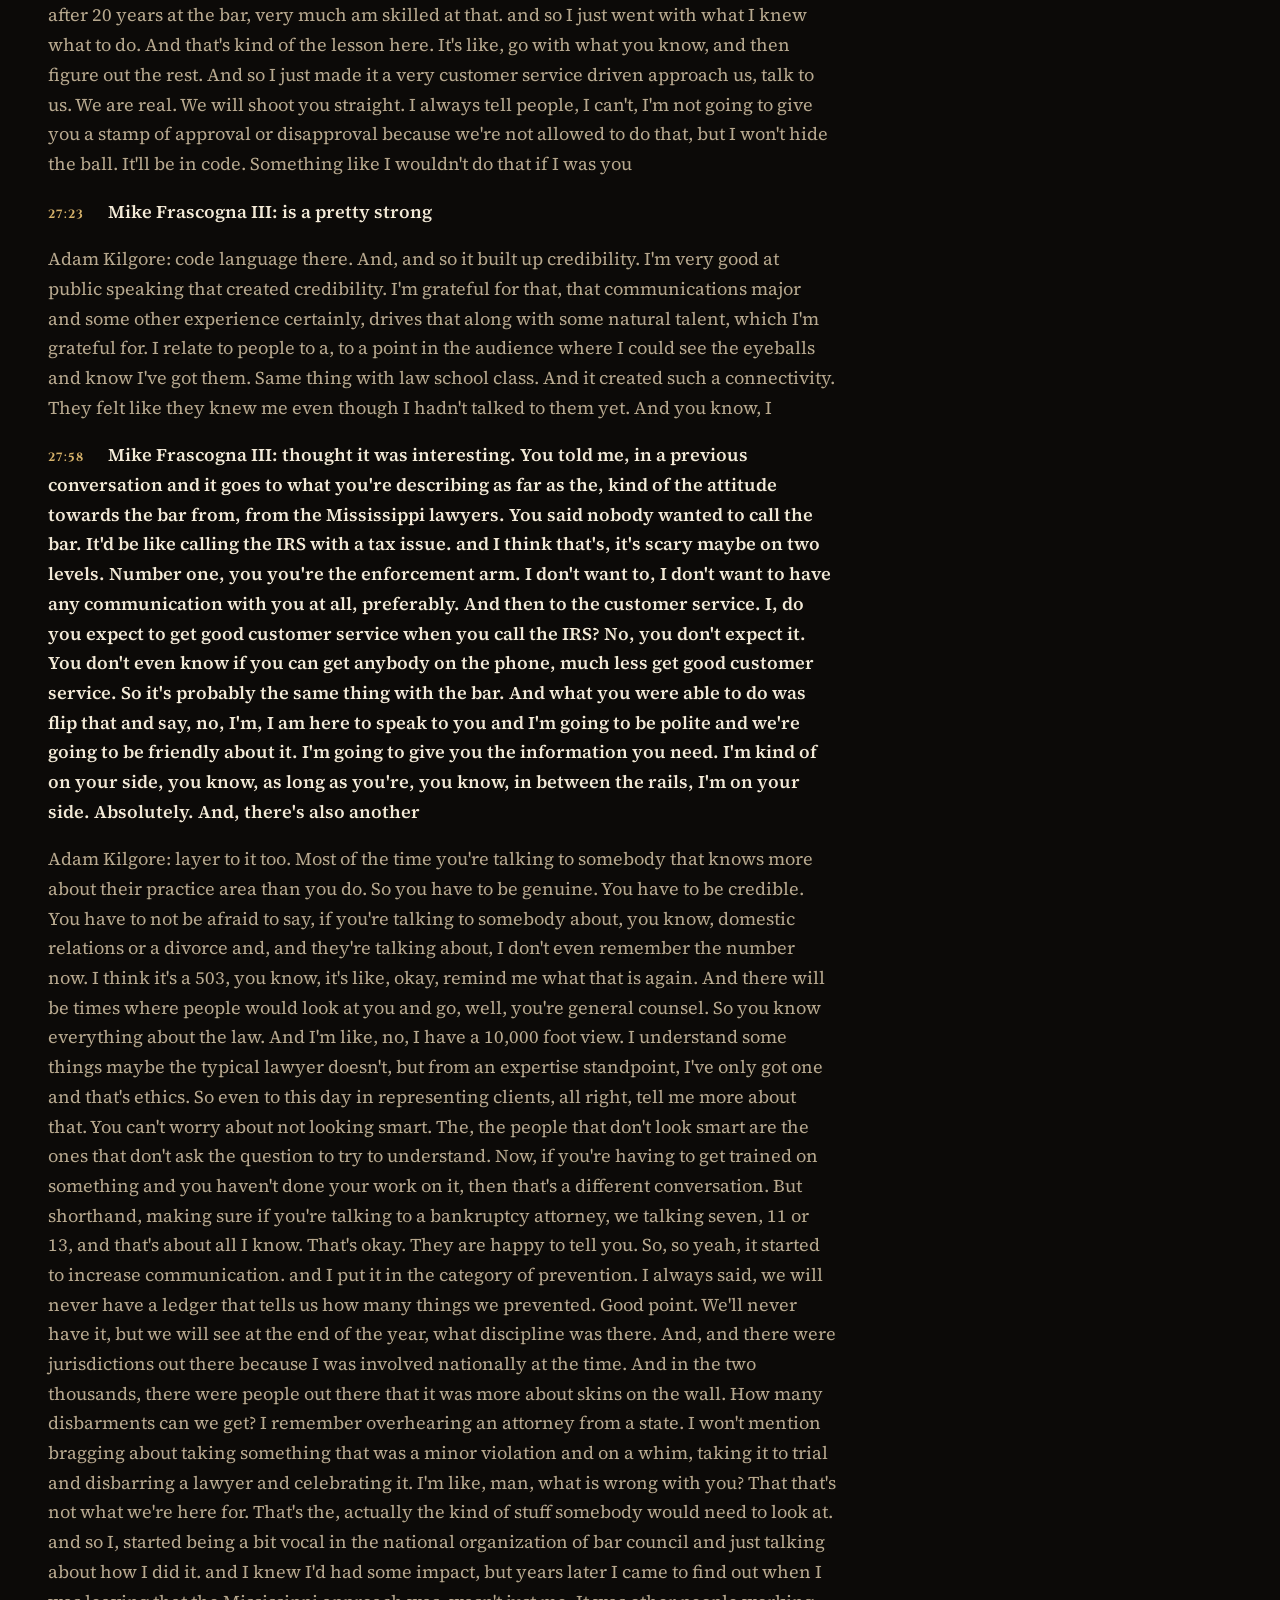
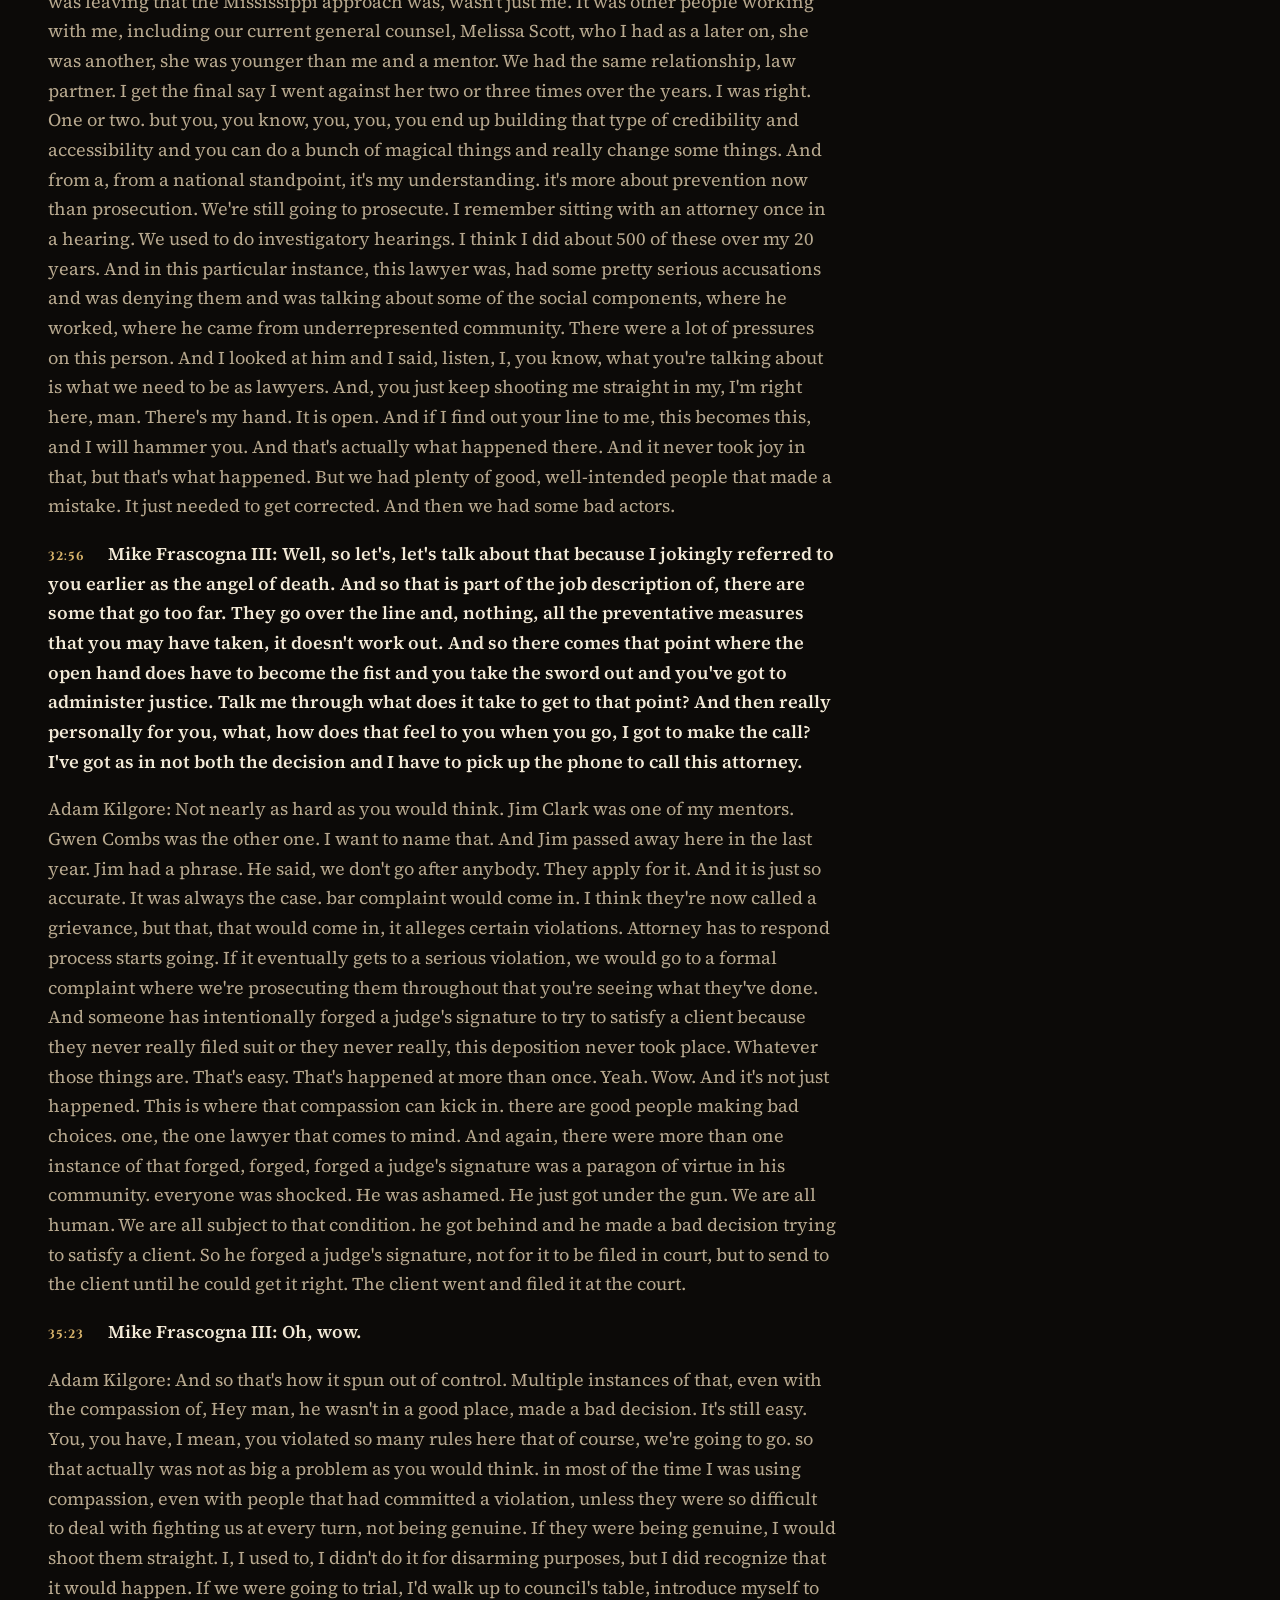
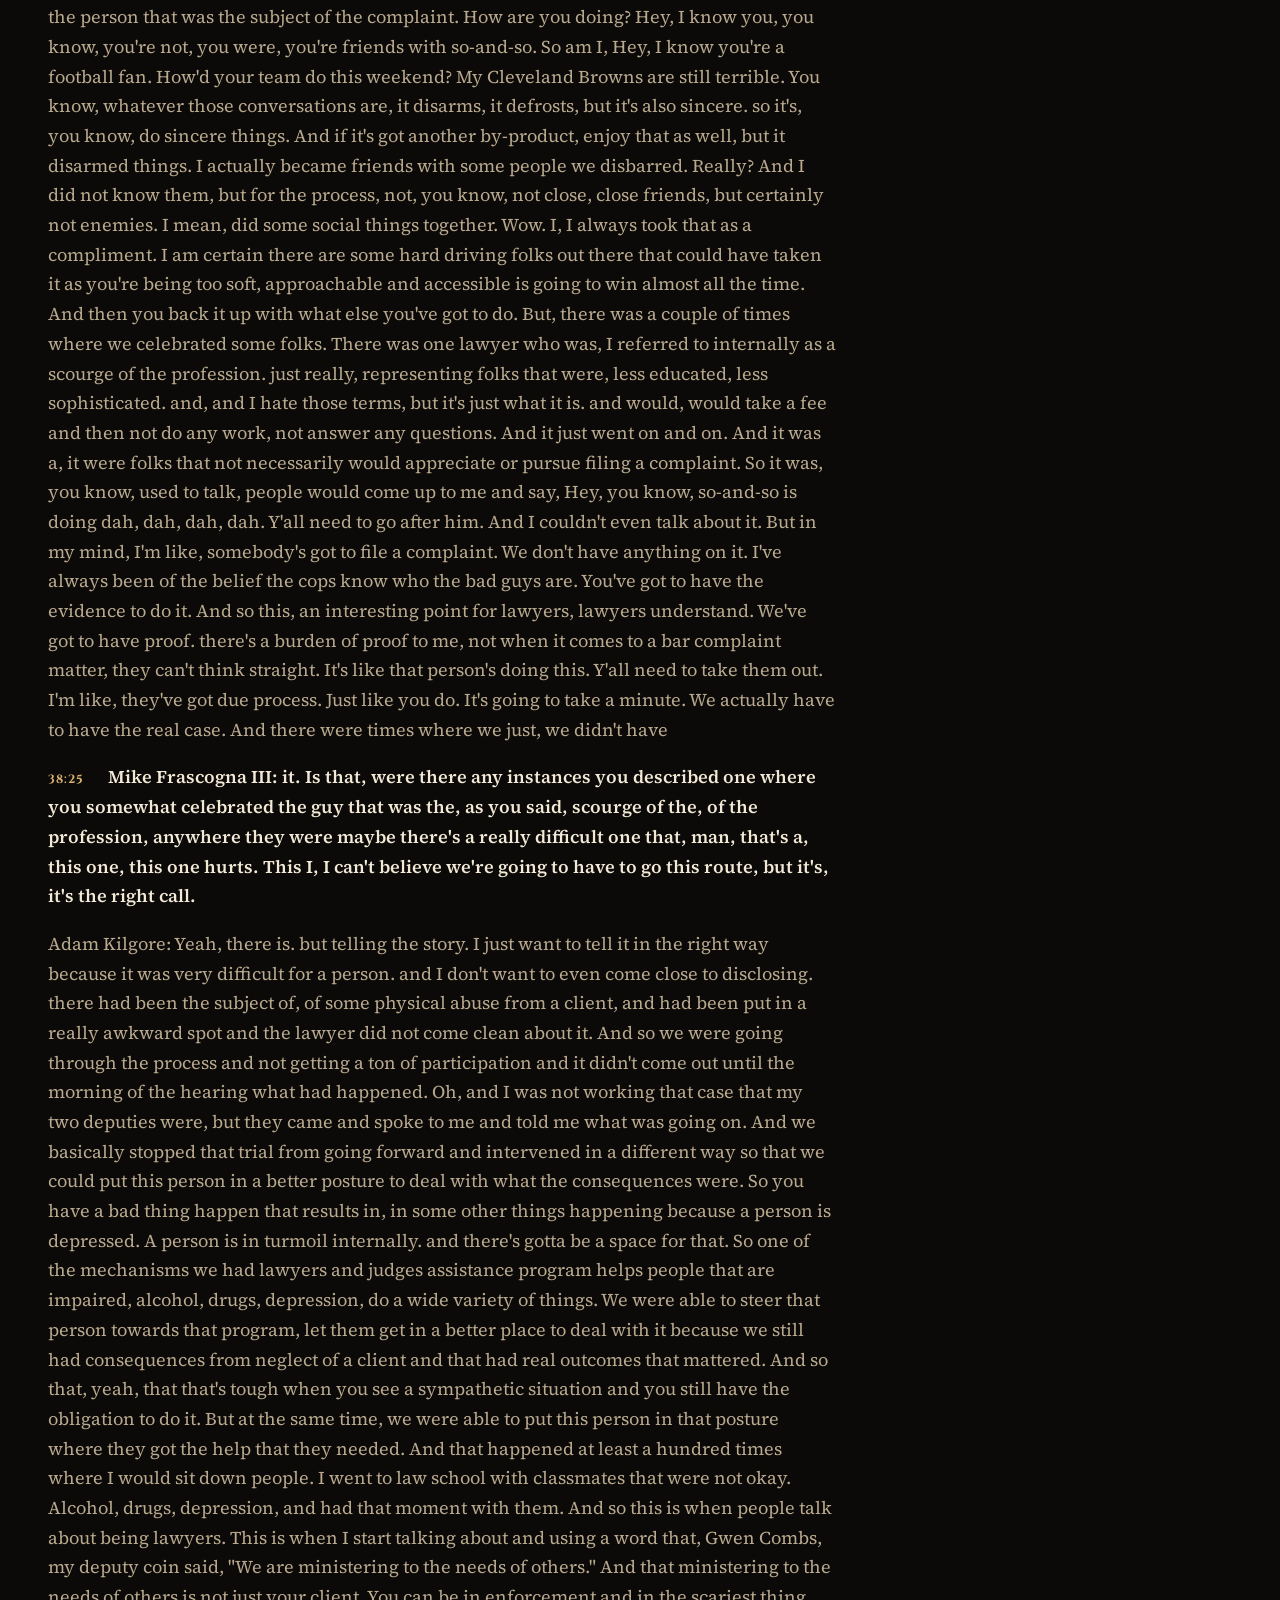
<file: show/001-adam-kilgore/index.html>
<!doctype html>
<html lang="en">
<head>
  <meta charset="UTF-8" />
  <meta http-equiv="Content-Security-Policy" content="default-src 'self'; img-src 'self' data:; media-src 'self'; font-src 'self'; style-src 'self'; script-src 'self'; frame-src https://www.youtube-nocookie.com; base-uri 'self'; form-action 'none'; object-src 'none'; upgrade-insecure-requests">
  <meta name="viewport" content="width=device-width, initial-scale=1.0" />
  <title>Adam Kilgore: The Mississippi Bar’s Angel of Death | Barred in Mississippi</title>
<meta name="description" content="Adam Kilgore served more than two decades as general counsel to the Mississippi Bar, and he never planned on law. He wanted to be a sportscaster, worked in sales, and took the LSAT after a Myers-Briggs talk with a psychology professor. He clerked at the Mississippi Supreme Court and says being genuine wins interviews.">
<meta name="robots" content="index,follow,max-image-preview:large">
<link rel="canonical" href="https://barredinmississippi.com/show/001-adam-kilgore/">
<meta property="og:type" content="article">
<meta property="og:site_name" content="Barred in Mississippi">
<meta property="og:locale" content="en_US">
<meta property="og:title" content="Adam Kilgore: The Mississippi Bar’s Angel of Death | Barred in Mississippi">
<meta property="og:description" content="Adam Kilgore served more than two decades as general counsel to the Mississippi Bar, and he never planned on law. He wanted to be a sportscaster, worked in sales, and took the LSAT after a Myers-Briggs talk with a psychology professor. He clerked at the Mississippi Supreme Court and says being genuine wins interviews.">
<meta property="og:url" content="https://barredinmississippi.com/show/001-adam-kilgore/">
<meta property="og:image" content="https://barredinmississippi.com/img/episodes/ep-001-adam-kilgore-1920.webp">
<meta property="og:image:alt" content="Episode 001: The Mississippi Bar’s Angel of Death, with Adam Kilgore">
<meta name="twitter:card" content="summary_large_image">
<meta name="referrer" content="strict-origin-when-cross-origin">
<script type="application/ld+json">{"@context":"https://schema.org","@graph":[{"@type":"Organization","@id":"https://barredinmississippi.com/#organization","name":"Barred in Mississippi","url":"https://barredinmississippi.com/","slogan":"War Stories from Mississippi Lawyers","logo":{"@type":"ImageObject","url":"https://barredinmississippi.com/icon-512.png","width":512,"height":512},"sameAs":["https://www.youtube.com/@barredinms","https://www.facebook.com/profile.php?id=61595885616011","https://www.instagram.com/barredinms","https://www.tiktok.com/@barredinms"]},{"@type":"BreadcrumbList","itemListElement":[{"@type":"ListItem","position":1,"name":"Barred in Mississippi","item":"https://barredinmississippi.com/"},{"@type":"ListItem","position":2,"name":"The show","item":"https://barredinmississippi.com/show/"},{"@type":"ListItem","position":3,"name":"Episode 001","item":"https://barredinmississippi.com/show/001-adam-kilgore/"}]},{"@type":"PodcastEpisode","name":"The Mississippi Bar’s Angel of Death","episodeNumber":1,"description":"Adam Kilgore served more than two decades as general counsel to the Mississippi Bar, and he never planned on law. He wanted to be a sportscaster, worked in sales, and took the LSAT after a Myers-Briggs talk with a psychology professor. He clerked at the Mississippi Supreme Court and says being genuine wins interviews.","url":"https://barredinmississippi.com/show/001-adam-kilgore/","image":"https://barredinmississippi.com/img/episodes/ep-001-adam-kilgore-1920.webp","partOfSeries":{"@id":"https://barredinmississippi.com/#podcast"}}]}</script>
  <link rel="icon" type="image/png" sizes="32x32" href="/favicon-32.png"><link rel="icon" href="/favicon.ico" sizes="16x16 32x32"><link rel="apple-touch-icon" sizes="180x180" href="/apple-touch-icon.png"><link rel="manifest" href="/site.webmanifest"><meta name="theme-color" content="#0c0a08">
  <script type="module" crossorigin src="/assets/page-CpXRUD9X.js"></script>
  <link rel="modulepreload" crossorigin href="/assets/chrome-CKt9qE5e.js">
  <link rel="stylesheet" crossorigin href="/assets/chrome-BFqnssAL.css">
</head>
<body class="inner">
  <div id="page"><a class="skip-link" href="#main">Skip to content</a>
<header class="main-header"><a class="brand" href="/" aria-label="Barred in Mississippi home"><img src="/brand/wordmark-600.webp" srcset="/brand/wordmark-600.webp 600w, /brand/wordmark-1200.webp 1200w" sizes="150px" width="1200" height="591" alt=""></a><button class="mobile-menu" aria-label="Open menu" aria-expanded="false" aria-controls="main-nav">Menu <span>+</span></button><nav id="main-nav" aria-label="Main"><div class="nav-group"><a class="nav-top" href="/show/">The show <span class="nav-caret" aria-hidden="true"></span></a><div class="subnav"><a href="/show/">Episodes</a><a href="/hosts/">Hosts</a></div></div><a href="/#about">About</a><ul class="social social-menu" aria-label="Barred in Mississippi on social media"><li><a href="https://www.youtube.com/@barredinms" target="_blank" rel="noopener" aria-label="YouTube"><svg viewBox="0 0 24 24" width="20" height="20" fill="currentColor" aria-hidden="true" focusable="false"><path fill-rule="evenodd" d="M5.5 5h13a4 4 0 0 1 4 4v6a4 4 0 0 1-4 4h-13a4 4 0 0 1-4-4V9a4 4 0 0 1 4-4Zm4.5 3.8v6.4l5.6-3.2Z"/></svg></a></li><li><a href="https://www.facebook.com/profile.php?id=61595885616011" target="_blank" rel="noopener" aria-label="Facebook"><svg viewBox="0 0 24 24" width="20" height="20" fill="currentColor" aria-hidden="true" focusable="false"><path fill-rule="evenodd" d="M12 2a10 10 0 1 1 0 20a10 10 0 1 1 0-20Zm1.4 19.6V14h2.5l.4-3h-2.9V9.3c0-.9.3-1.5 1.5-1.5h1.5V5.1c-.3 0-1.2-.1-2.2-.1-2.2 0-3.7 1.3-3.7 3.8V11H8v3h2.5v7.6Z"/></svg></a></li><li><a href="https://www.instagram.com/barredinms" target="_blank" rel="noopener" aria-label="Instagram"><svg viewBox="0 0 24 24" width="20" height="20" fill="currentColor" aria-hidden="true" focusable="false"><rect x="3" y="3" width="18" height="18" rx="5" fill="none" stroke="currentColor" stroke-width="2"/><circle cx="12" cy="12" r="4" fill="none" stroke="currentColor" stroke-width="2"/><circle cx="17.3" cy="6.7" r="1.3"/></svg></a></li><li><a href="https://www.tiktok.com/@barredinms" target="_blank" rel="noopener" aria-label="TikTok"><svg viewBox="0 0 24 24" width="20" height="20" fill="currentColor" aria-hidden="true" focusable="false"><path d="M13.6 2.5h3.1a4.8 4.8 0 0 0 4.2 4.3v3.1a7.8 7.8 0 0 1-4.1-1.3v6.6a6.4 6.4 0 1 1-6.4-6.4c.3 0 .6 0 .9.1v3.2a3.3 3.3 0 1 0 2.3 3.1Z"/></svg></a></li><li><span class="social-soon" title="X: coming soon" aria-label="X, coming soon"><svg viewBox="0 0 24 24" width="20" height="20" fill="currentColor" aria-hidden="true" focusable="false"><path fill-rule="evenodd" d="M3.2 3h5.6l4.3 5.9L18.3 3h2.3l-6.5 7.5 7.1 10.5h-5.6l-4.7-6.6L5 21H2.7l7-8ZM6.6 4.6l10.6 14.8h1.6L8.3 4.6Z"/></svg></span></li><li><span class="social-soon" title="Spotify: coming soon" aria-label="Spotify, coming soon"><svg viewBox="0 0 24 24" width="20" height="20" fill="currentColor" aria-hidden="true" focusable="false"><circle cx="12" cy="12" r="10"/><path d="M6.8 9.3c3.6-1.1 7.6-.8 10.6 1M7.4 12.6c2.9-.8 6-.5 8.4.9M8 15.7c2.2-.6 4.4-.4 6.3.7" fill="none" stroke="#0c0a08" stroke-width="1.6" stroke-linecap="round"/></svg></span></li></ul></nav><ul class="social social-header" aria-label="Barred in Mississippi on social media"><li><a href="https://www.youtube.com/@barredinms" target="_blank" rel="noopener" aria-label="YouTube"><svg viewBox="0 0 24 24" width="20" height="20" fill="currentColor" aria-hidden="true" focusable="false"><path fill-rule="evenodd" d="M5.5 5h13a4 4 0 0 1 4 4v6a4 4 0 0 1-4 4h-13a4 4 0 0 1-4-4V9a4 4 0 0 1 4-4Zm4.5 3.8v6.4l5.6-3.2Z"/></svg></a></li><li><a href="https://www.facebook.com/profile.php?id=61595885616011" target="_blank" rel="noopener" aria-label="Facebook"><svg viewBox="0 0 24 24" width="20" height="20" fill="currentColor" aria-hidden="true" focusable="false"><path fill-rule="evenodd" d="M12 2a10 10 0 1 1 0 20a10 10 0 1 1 0-20Zm1.4 19.6V14h2.5l.4-3h-2.9V9.3c0-.9.3-1.5 1.5-1.5h1.5V5.1c-.3 0-1.2-.1-2.2-.1-2.2 0-3.7 1.3-3.7 3.8V11H8v3h2.5v7.6Z"/></svg></a></li><li><a href="https://www.instagram.com/barredinms" target="_blank" rel="noopener" aria-label="Instagram"><svg viewBox="0 0 24 24" width="20" height="20" fill="currentColor" aria-hidden="true" focusable="false"><rect x="3" y="3" width="18" height="18" rx="5" fill="none" stroke="currentColor" stroke-width="2"/><circle cx="12" cy="12" r="4" fill="none" stroke="currentColor" stroke-width="2"/><circle cx="17.3" cy="6.7" r="1.3"/></svg></a></li><li><a href="https://www.tiktok.com/@barredinms" target="_blank" rel="noopener" aria-label="TikTok"><svg viewBox="0 0 24 24" width="20" height="20" fill="currentColor" aria-hidden="true" focusable="false"><path d="M13.6 2.5h3.1a4.8 4.8 0 0 0 4.2 4.3v3.1a7.8 7.8 0 0 1-4.1-1.3v6.6a6.4 6.4 0 1 1-6.4-6.4c.3 0 .6 0 .9.1v3.2a3.3 3.3 0 1 0 2.3 3.1Z"/></svg></a></li><li><span class="social-soon" title="X: coming soon" aria-label="X, coming soon"><svg viewBox="0 0 24 24" width="20" height="20" fill="currentColor" aria-hidden="true" focusable="false"><path fill-rule="evenodd" d="M3.2 3h5.6l4.3 5.9L18.3 3h2.3l-6.5 7.5 7.1 10.5h-5.6l-4.7-6.6L5 21H2.7l7-8ZM6.6 4.6l10.6 14.8h1.6L8.3 4.6Z"/></svg></span></li><li><span class="social-soon" title="Spotify: coming soon" aria-label="Spotify, coming soon"><svg viewBox="0 0 24 24" width="20" height="20" fill="currentColor" aria-hidden="true" focusable="false"><circle cx="12" cy="12" r="10"/><path d="M6.8 9.3c3.6-1.1 7.6-.8 10.6 1M7.4 12.6c2.9-.8 6-.5 8.4.9M8 15.7c2.2-.6 4.4-.4 6.3.7" fill="none" stroke="#0c0a08" stroke-width="1.6" stroke-linecap="round"/></svg></span></li></ul></header>
<main id="main" class="page">
<section class="episode"><div class="wrap"><nav class="crumbs" aria-label="Breadcrumb"><ol><li><a href="/">Home</a></li><li><a href="/show/">The show</a></li><li aria-current="page">Episode 001</li></ol></nav><p class="ep-num">Episode 001</p><h1 class="ep-guest">Adam Kilgore</h1><p class="ep-role">Longtime General Counsel, The Mississippi Bar</p><a class="ep-player" href="https://www.youtube.com/watch?v=kd7oYRKNj6Q" data-video="kd7oYRKNj6Q" aria-label="Play episode 001 with Adam Kilgore"><img src="/img/episodes/ep-001-adam-kilgore-960.webp" srcset="/img/episodes/ep-001-adam-kilgore-960.webp 960w, /img/episodes/ep-001-adam-kilgore-1920.webp 1920w" sizes="(max-width:1240px) 92vw, 1160px" width="1920" height="1080" alt="Episode 001: The Mississippi Bar’s Angel of Death, with Adam Kilgore" fetchpriority="high" decoding="async"><span class="ep-play" aria-hidden="true"></span></a>
<div class="ep-body"><div class="ep-transcript"><p class="ep-blurb">Adam Kilgore served more than two decades as general counsel to the Mississippi Bar, and he never planned on law. He wanted to be a sportscaster, worked in sales, and took the LSAT after a Myers-Briggs talk with a psychology professor. He clerked at the Mississippi Supreme Court and says being genuine wins interviews.</p><h2 class="ep-h2">Full transcript</h2><p class="tx-host"><a class="tx-time" href="https://www.youtube.com/watch?v=kd7oYRKNj6Q&amp;t=0s" data-seek="0">0:00</a><b>Mike Frascogna III: Hey, welcome to this episode of Barred in Mississippi, war stories from Mississippi lawyers. I&#39;m your host, Mike Frascogna III, and today I&#39;ve got a friend of mine, Mr. Adam Kilgore, here with us, and this will be a really interesting weaving conversation. We&#39;ve got a lot of things to cover. Adam is also a graduate of the Mississippi Christian University School of Law, short for MC Law. So we&#39;re a fellow grad from the same school. You came a little bit before me, but we have a little bit of a history between our firm and you way back. We&#39;ll talk about that. You have had a winding path to get to law school and into the practice of law, and then Adam served for over two decades as general counsel to the Mississippi Bar. So you&#39;re actually one of the best known attorneys in the state. For better or worse, the man is known throughout the state because of your service to the Mississippi Bar and your role specifically at the bar, as I like to say, as the angel of death, which we will talk about that too. I can explain that. Yes, we&#39;re going to let you explain that. Adam, thank you for being here. Really appreciate it. Thank you</b></p><p class="tx-guest">Adam Kilgore: Mike. It&#39;s a real pleasure. I&#39;m used to interviewing other people, so it&#39;s fun to be on the other side of it. I thought about preparing and I was like, well, you know, lived a life of preparing for this. So I&#39;m very glad to get to talk about these things. I have been privileged in more ways than I can count.</p><p class="tx-host"><a class="tx-time" href="https://www.youtube.com/watch?v=kd7oYRKNj6Q&amp;t=85s" data-seek="85">1:25</a><b>Mike Frascogna III: Well, and what you&#39;re referring to is your show on MPB in legal terms, which I was a pinch hit guest for my father about a year ago. And so I got to sit there with you and be questioned by you. And I have been plotting for over a year to get you in this seat so I can turn the tables</b></p><p class="tx-guest">Adam Kilgore: on. Well, I&#39;m glad to be a part of it and look forward to being forthcoming and all the ways. Very good. Very good.</p><p class="tx-host"><a class="tx-time" href="https://www.youtube.com/watch?v=kd7oYRKNj6Q&amp;t=111s" data-seek="111">1:51</a><b>Mike Frascogna III: All right. So look, let&#39;s just start here. It&#39;s always a great start with any attorney. How did you get to the law? You know, what were you doing where you decided I might want to get, I want to go to law school. And then how do you pick a law school? Get me to the law. How did you get there?</b></p><p class="tx-guest">Adam Kilgore: The law was never, ever on the radar. It was never on the radar. I grew up wanting to be a sportscaster. At about 10 years old, I made that decision and just started gobbling up information, NFL, Major League Baseball being the two primary. I certainly love college football too. And that was my focus going to college. I went to Mississippi College undergrad to do sportscasting. I did that for a time period and then transitioned to more of a communications business degree. So I have a communications degree from Mississippi Christian now, but it was in Mississippi College. After that, while I was in college, I started working at Penske Truck Leasing, which is off 220. So I was age 19 working for a Fortune 500 company and worked my way up with them. We&#39;ll probably get into it later, but I did not, I was not a good student. I&#39;ve never been a good student. In fact, I&#39;ll tell you later how I learned how to learn. And it was much later than most people experience, at least in my opinion. So I felt kind of limited and that&#39;s all I could do. So I was in sales, I was customer service, you know, managed a department that, you know, had a, you know, a budget of combined probably 4 million of a sales goal. And I graduate college and, and become a district rental manager in the company. And we&#39;ve got, I don&#39;t know, at the time, four or 500 locations. I was the second youngest person in that role in the company at the time. And it just left Nashville working for the youngest who was six months younger than me. And so I did that for a few years and then at about age 27, so this is eight years in, age 27. I just, this is not what I want to do for the rest of my life. I don&#39;t like the smell of diesel. There&#39;s several things related to that. And I do want to say, I, I&#39;m, I really appreciate that time. And my father was a truck driver. So I have a great respect for the, the difficulty of that job. And I always appreciate my dad always was dressed up way more than a truck driver, you would think. And he just kind of carried a decorum with it. And I&#39;m very proud of, of the, of the work he, he, he did in that regard. so at about age 27, I don&#39;t know what I want to do. And I, I, I, I mean, if there&#39;s anything that anybody&#39;s listening that I want them to hear, number one would be, it&#39;s never too late to reinvent yourself. You&#39;re not trapped. and so I, without thinking kind of went for it and the way I went for it was a friend had recommended, Buddy Wagner, a professor that is now retired, out at, Mississippi Christian, would let alumni come by and you&#39;d get a, just a free visit basically with the psychologist. So I sat down with Buddy and I said, Buddy, I don&#39;t know what I want to do with my life. Very, very, you know, normal thing for people to say at various times. He was a psych professor. Yes. Okay. And so, and I, I didn&#39;t really know him that well. but, we had friends of friends and so we sat down and we talked and he encouraged me to take the Myers-Briggs personality test again. And I said, okay. And so I took it again. I&#39;d taken it as a freshman. And of course, in those times, just be as honest as you can in the answer and the questions, you know, would you rather be gardening or watching a movie or, you know, just answer it. Well, it spits out like 10 things. And like number one was broadcaster. Yeah. Number two was politician. I&#39;m like, no, no, no. And then about fourth or fifth, it said lawyer. And he said, well, you ought to think about this. And I said, Buddy, I did not have good grades in college. I worked 40 hours a week, partied almost that much and then went to school on, on occasion. And I didn&#39;t have a hard major. I did not have good grades. And he said, just go take the LSAT and see what happens. For the first time in my life, I had an academic success. I made a 150 on the LSAT, which is not anything special, but I recognized that the word problems were giving me difficulty. So I&#39;m going to flash back for a second, 10th grade at Jackson Prep, Mike Kennison, who went on to fame as a Delta State head coach, hard teacher, hard coach. I had a mental block with algebra two. I would go in, do the work with him. That man met me nine, you know, for the last three, nine weeks, every day for an hour, I would get to school early. We would work on algebra and actually, and I couldn&#39;t, I couldn&#39;t get it actually graduated where he started giving me the test that morning. I would take the test in front of him, pass it, then go take it two hours later and fail it. And it was, I mean, demoralizing. What is wrong with me kind of stuff. And so that kind of stuck there. Well, I left in Jackson Prep and went to another school because I needed a little bit easier academics. I graded, I passed well enough to, he&#39;s smart enough to do this. He just doesn&#39;t know how to do it. I bring all that up because when I took the LSAT again, I realized this is just algebra. These are just word problems. And the things that Mike Kennison patiently, lovingly invested in me, it finally clicked. And I went from a 150 to a 160. And then you combine that with a low, PA. It didn&#39;t matter. Right. And so that&#39;s how I got into school. And, years later, I, called coach Kennison actually went and saw him up at Delta state and he just couldn&#39;t have been happier to hear from me. Absolutely. I remember you. And, that was just one of those moments out of seemingly hundreds that we as humans get to have where someone along the way gave a little extra. Nobody knew about it and it paid off. Well, coach</p><p class="tx-host"><a class="tx-time" href="https://www.youtube.com/watch?v=kd7oYRKNj6Q&amp;t=484s" data-seek="484">8:04</a><b>Mike Frascogna III: kennison gave extra to a lot of people. I mean, the guy&#39;s a legend as far as just a high school baseball coach and then a college baseball in the state. I I&#39;m amused by the fact that you go to this psych professor and you go, I have bad grades and I don&#39;t know what I want to do with my life. He goes, Ooh, law school. Yeah. That&#39;s, you know, I&#39;m, there&#39;s probably a lot of people in our profession that have that same I don&#39;t know what I&#39;m going to do. I&#39;m going to law school.</b></p><p class="tx-guest">Adam Kilgore: Well, and I&#39;m sure we&#39;ll mention it at some point later, but I&#39;m, I, you know, I now get to teach as an adjunct professor and I talk about graduating in the middle third of my class. Right. And it&#39;s important to recognize if it was in the top half, I would say that. It was like 38th percentile. So I didn&#39;t really learn how to learn. First year law school is very difficult for me. I had a professor rightfully tell me you might want to think about doing something else. Cause I&#39;ve really just, my last exam, I hardly remember taking it. They actually handed me the exam. Cause I went to meet with the professor. I didn&#39;t recognize the handwriting. That&#39;s how tired I was. It was the sixth exam that first year. And I was just wiped. He said, what happened to you? And I said, I would, I just remember looking at the clock and remembering hoping there was another, like, I wish it was an hour faster. We&#39;d all just get out of here and the professor would grade what they would grade. Right. And so that, that woke me up as, as you can imagine. And by my third year of law school, I had started to understand how I learned that didn&#39;t really kick in until two months before the bar exam. Really? And I passed the bar exam first time. Good timing. so I, you know, it, I had this, this choppy journey of not really knowing anything of what this meant. I look back at my resume, my life experience. It looks like somebody mapped all this out and maybe somebody did, but it wasn&#39;t named me. and so just very grateful and, and watching things coalesce. There&#39;s things from Penske truck leasing. I learned that I absolutely use today. There are things I learned from cutting grass as a kid. I absolutely learned. So I&#39;ve just had all these along the way. And I mean, even the morning I took the LSAT, I was out in Clinton for that. And a man named Tom Coward walked up to me and saw me sitting there and just introduced himself. He&#39;s just a nice guy. He&#39;s a lawyer. He&#39;s, Oh, you&#39;re here taking the LSAT. Oh, I remember you. Cause you went to college with my daughter and he became a mentor along with hundreds, seemingly other people. So I could go on and on, but it&#39;s been those kinds of moments. So I just kind of found myself in places. Fake it till you make it is, is not the right answer, but it&#39;s like, what is expected. Do this, pay attention, try to lay back, recognize you&#39;re not the smartest person in the room. There are other things to learn. Even if you deem yourself the smartest person in the room, you&#39;re a fool. If you take that and decide there&#39;s nothing to learn. And so I, I, I had these moments on and on sales experience, customer service, very much played into how I handled general counsel.</p><p class="tx-host"><a class="tx-time" href="https://www.youtube.com/watch?v=kd7oYRKNj6Q&amp;t=666s" data-seek="666">11:06</a><b>Mike Frascogna III: Did you, obviously you ended up at MC law. Did you consider anywhere else or was it only that?</b></p><p class="tx-guest">Adam Kilgore: It was only there. My wife at the time was going into med school. We actually did the double at the same time. And, I remember people, I can&#39;t believe you&#39;re taking this gamble. And it was like, there&#39;s no other gamble to take. You, you, you, you throw it, you know, go for the long pass. It&#39;s time to go.</p><p class="tx-host"><a class="tx-time" href="https://www.youtube.com/watch?v=kd7oYRKNj6Q&amp;t=693s" data-seek="693">11:33</a><b>Mike Frascogna III: So when you, when you went to MC, did you have, you&#39;re in law school now, you&#39;re kind of, you know, hacking your way through that at any point during law school, did you have a sense of what you wanted to do after law school or was the goal? Just, I got to graduate and I go take the bar and I&#39;ll figure it out.</b></p><p class="tx-guest">Adam Kilgore: Combo. I certainly had interest in the work that, your father was doing and, and what you, you and your brother in this wonderful firm has, has been doing.</p><p class="tx-host"><a class="tx-time" href="https://www.youtube.com/watch?v=kd7oYRKNj6Q&amp;t=723s" data-seek="723">12:03</a><b>Mike Frascogna III: Well, that, and that gets into, you actually did a clerkship here and that was before I was ever part of the firm. We&#39;ll get to that in a minute. But so did you, where was your sense of what you wanted to</b></p><p class="tx-guest">Adam Kilgore: be an expert in something? And I didn&#39;t know what, and I kind of remember, I remember articulating that. It&#39;s like, just give me an angle, give me a niche. Let me be inside of something and really know the thing and not nothing identified itself. I was waiting for it. so I, I, you know, graduate, and I didn&#39;t have grades. Again, we&#39;re back to that. I interviewed with some folks. I interview well, I&#39;ve create opportunities in that setting that not everybody gets to, but that can only take you so far. and I applied everywhere you can think of judges, et cetera. and then I got a phone call from a woman that had been involved with our youth group at church and she was a judicial assistant at the Supreme court clerking for, you know, for one of the justices and a mom of a good friend of mine from that same youth group was the judicial assistant for justice, Edwin Lloyd Pittman. And so I interviewed with justice Pittman and I got a phone call later that said, yeah, he wants to give it a shot. He&#39;s going to hire you. And I said, great. I, you know, thank you. And he said, he remembers your mom and dad from Sunday school and thinks a lot of them. So that&#39;s why he&#39;s hiring you.</p><p class="tx-host"><a class="tx-time" href="https://www.youtube.com/watch?v=kd7oYRKNj6Q&amp;t=812s" data-seek="812">13:32</a><b>Mike Frascogna III: Nothing to do with you. Nothing.</b></p><p class="tx-guest">Adam Kilgore: And I&#39;m like, well, thank goodness it wasn&#39;t about the GPA. I hope he didn&#39;t see that. And so, you know, there was a smidge of guilt that I got the gig by virtue of knowing somebody. That&#39;s how this works.</p><p class="tx-host"><a class="tx-time" href="https://www.youtube.com/watch?v=kd7oYRKNj6Q&amp;t=828s" data-seek="828">13:48</a><b>Mike Frascogna III: It does. And so I&#39;ve never</b></p><p class="tx-guest">Adam Kilgore: taken it for granted. I&#39;ve never been haughty about it, but once you get that in that door, then it&#39;s up to you. Correct. Well, I, I, I do not want to say anything that would, that would sound negative to the law school. These were Adam problems, not the law school problems. I&#39;m not sure I really learned how to write till I got to the Supreme court because I, we had hubby Saunders, who&#39;s a gentleman that may still be there, but he is very instrumental in the court. He looked at every opinion that was written and he would make some changes. I was there a year and a half. I don&#39;t think the justice Pittman ever changed a word I wrote. And I took that as a great compliment hubby did, but once it got to the chief chief justice, which is another point. So I&#39;m there for two or three months and I&#39;m working for this man who has served Mississippi greatly over 40 years of service, public service, elected official and chief Lenore Prather. This is 2001, 2001, 2000. ends up surprise loss. And so the next day we walk in after the election, we&#39;re recording this a day after election. So it&#39;s today in essence, walk in and I&#39;m working for the chief justice. And that changes everything. Yeah. And so from there, I got some very unique experiences being inside of rooms, assisting the chief, hearing some conversations that most clerks don&#39;t get to, I got to bailiff the Supreme court. I was the guys. Oh yeah. Oh yeah. All rise. You know, that&#39;s fun formality right there. And you got to see the activity of that. So very grateful for that experience. So I did that for a year and a half. And once you&#39;ve got chief justice on your resume, especially if it&#39;s the active chief justice, people are interested in that help. so I did, I worked there for a year and a half, took a job at a firm for seven months that just wasn&#39;t the right fit. And that&#39;s a weird feeling to get into a space. and, I may have, I&#39;ve made a terrible mistake, kind of feeling, arrested development. If you know that show and show, it&#39;s very much that what</p><p class="tx-host"><a class="tx-time" href="https://www.youtube.com/watch?v=kd7oYRKNj6Q&amp;t=957s" data-seek="957">15:57</a><b>Mike Frascogna III: what type of practice area</b></p><p class="tx-guest">Adam Kilgore: insurance defense type of thing. And, it just didn&#39;t feel like it was me. Then I saw a notice that the bar was advertising an assistant general counsel position. And I was like, man, that&#39;d be a cool gig. And so I, I threw my name into that at the job interview. and at this point</p><p class="tx-host"><a class="tx-time" href="https://www.youtube.com/watch?v=kd7oYRKNj6Q&amp;t=976s" data-seek="976">16:16</a><b>Mike Frascogna III: you&#39;re what age?</b></p><p class="tx-guest">Adam Kilgore: 20, I am 31, 31. So I went to law school at 27. Right. So I had a couple, I was a few years ahead of everybody else, but as you know, wide array of age at the law school, I, I was kind of the median age. and, I, you know, interview for the job. And I remember asking, I think this will play into what you&#39;re going to ask later at Mike Marks was my predecessor. He was general counsel. And I said, he said, do you have any questions? And I said, yes, tell me what it&#39;s like being in this position where you&#39;re in enforcement and other lawyers. Is it the equivalent of the NCAA walking into the room? And he said</p><p class="tx-host"><a class="tx-time" href="https://www.youtube.com/watch?v=kd7oYRKNj6Q&amp;t=1020s" data-seek="1020">17:00</a><b>Mike Frascogna III: I said, you</b></p><p class="tx-guest">Adam Kilgore: know, I&#39;ve been paying attention to that Alabama and had some issues right around that time. And he goes, who told you I was an Alabama fan? And I said, nobody, I&#39;m an Alabama fan. I grew up in Birmingham. You know, they were the home team in Birmingham. You know, all my family went there. I didn&#39;t, my daughter went later, went there. And, once the Alabama thing kicked, I feel like I got that job. So it&#39;s like, you know, my parents went to Sunday school with the chief.</p><p class="tx-host"><a class="tx-time" href="https://www.youtube.com/watch?v=kd7oYRKNj6Q&amp;t=1046s" data-seek="1046">17:26</a><b>Mike Frascogna III: Yeah. General counsel</b></p><p class="tx-guest">Adam Kilgore: likes me because I&#39;m an Alabama fan.</p><p class="tx-host"><a class="tx-time" href="https://www.youtube.com/watch?v=kd7oYRKNj6Q&amp;t=1049s" data-seek="1049">17:29</a><b>Mike Frascogna III: How can you plan stuff like that? And, and, and why would you apologize for any of that? You didn&#39;t have anything to do with either one. Well, and</b></p><p class="tx-guest">Adam Kilgore: it&#39;s both instances. And maybe this is the lesson I hadn&#39;t thought of until this very moment. Be genuine, be who you are. Don&#39;t try to tailor yourself to something else. Yeah. Just be it. We are used to encountering people and going, Oh, wow. I love that. Ooh, that&#39;s weird. And going on. So just be yourself. And so these are a couple of instances.</p><p class="tx-host"><a class="tx-time" href="https://www.youtube.com/watch?v=kd7oYRKNj6Q&amp;t=1077s" data-seek="1077">17:57</a><b>Mike Frascogna III: Well, and if you are, it allows you to fit more naturally. If they go, I want you and go, it fits nice. I don&#39;t have to try. I don&#39;t find myself in an awkward work environment or less than the chances of that.</b></p><p class="tx-guest">Adam Kilgore: So, so, from there, that, that, that progressed to where I became general counsel of the bar. He retired after two years. I was 34.</p><p class="tx-host"><a class="tx-time" href="https://www.youtube.com/watch?v=kd7oYRKNj6Q&amp;t=1095s" data-seek="1095">18:15</a><b>Mike Frascogna III: Were you surprised? Was this, were you surprised you got this job to</b></p><p class="tx-guest">Adam Kilgore: begin with? Yeah. How&#39;d you find out? Well, I, I remember it was, inauguration for Haley Barber as governor because we were on a walk, Mike and I were on a walk and he turns to me and says, Oh, and we&#39;re going to like check out the parade. And he said, I&#39;m retiring. And I said, oh my gosh, okay. And he said, I&#39;m going to recommend you for the position. And I said, Mike, you can&#39;t do that. I haven&#39;t been doing this long enough. I&#39;m 34. I&#39;ve been practicing law for three and a half years. Right. And he said, Adam, they may not even conduct interviews. They really like you. And I&#39;m like, I had never crossed I get interviewed for the position and this is, this is a key point in my life, for a number of reasons. I get interviewed for the position. There are 10 or 15 people in the room, some bar presidents, several future bar presidents, several future judges. I run into these people on the regular and we still talk about it. And I&#39;m so grateful. They will grab me and say, I&#39;m responsible for this hire. And they did that for 20 years and they did it after the fact, which is very, very wonderful. So I&#39;m in the interview. I&#39;m letting it rip. Just like, like you&#39;re talking to like, man, I&#39;m not getting this gig. Let&#39;s just be ourselves. So be it. Person important question. And I made a very important decision in response. I think it was Don Dornan, from the coast. He said, what makes you qualified to be general counsel? And I said, because I know what it&#39;s like to be falsely accused. a second. I have made the decision on the fly to tell them the worst possible thing that I&#39;ve ever been accused of to then justify that I should be the ethics guy.</p><p class="tx-host"><a class="tx-time" href="https://www.youtube.com/watch?v=kd7oYRKNj6Q&amp;t=1201s" data-seek="1201">20:01</a><b>Mike Frascogna III: And to be clear, the ethics position is really core to this position.</b></p><p class="tx-guest">Adam Kilgore: Absolutely. You&#39;re prosecuting attorneys for violating the rules of ethics. Obviously there&#39;s an, so that has an enforcement component dealing with the public, dealing with scared lawyers who have, have this coming in and they may be legitimately scared because something&#39;s happened or they&#39;ve done something or more, more likely they are just generically scared. And so he says, you know, again, what makes you qualified? And I said, because I know what it&#39;s like to be falsely accused. He said, what do you mean? I said, well, when I was in law school, I was accused of cheating to get on moot court. I was innocent and thank God I was found innocent. And I will never forget how I was treated through that process, which was mostly not good. An associate Dean was very aggressive after me. I had not done anything wrong. I ended up going to trial. And as I said, I was innocent and I was found innocent. There were buried things into that. There were, there, it was a good experience for me, despite what you would think. Obviously I got to use it later. but let&#39;s pause for a second. That&#39;s a pretty aggressive move to make. Let me tell you about a bad thing that I was accused of to justify why I would be good at this, but they, they, it connected because it was about talking to people and everybody in that room understood the fear of hearing from the Mississippi bar, right? And potentially getting a bar complaint, what the consequences are. And when something like that happens, you may not think straight. And so that related ability kicked in. And again, I want to be clear. It was all genuine. This wasn&#39;t a, was it a power move? Yes. Was it a power move where I&#39;ve overt overtly thought in my head, now I&#39;m going to play this card. No, it was me being genuine and I&#39;m not going to be afraid to talk about things. So I explained, you know, again, the details are not interesting, but the mention of it. And so, I felt pretty good about that. I knew I&#39;d made a good impression. I leave the room. I was told later after I was hired, somebody said, man, we sure do like that guy. he&#39;s really young. you know, there&#39;s probably not supposed to talk about it, but I think they actually talked about how old I was 34 at the time. And the Andy Kilpatrick, who was a former general counsel was in the room and they go, Andy, how old were you when you got hired as general counsel? He said, smiled and he said, 33 in age never came up again.</p><p class="tx-host"><a class="tx-time" href="https://www.youtube.com/watch?v=kd7oYRKNj6Q&amp;t=1356s" data-seek="1356">22:36</a><b>Mike Frascogna III: I was going to say that probably, that probably not sealed it.</b></p><p class="tx-guest">Adam Kilgore: Yep. So the next step is, is another, an important one. So I get hired for the job and, we&#39;d already had an attorney leave separately than Mike Morris retires. So it is me and one assistant who I have just hired because the other assistant happened to move to Kansas, you know, wasn&#39;t related to the transition. It&#39;s just time to happen. So this is new blood, new blood. I&#39;ve inherited an office. I got to fill two attorney spots in one to two administrative folks. And I&#39;ve been doing this for two and a half, three years, three and a half years, one, two years at the very grateful for that too, because I got to handpick things. So I interviewed people. I interviewed more people than you should have looking back, but I was being very thorough in my last interview with one, with a person was the one. and we sat down and I looked at her and I&#39;m pretty non-traditional in a job interview. I said, I think my first question was, do you like baseball? And she said, yeah. I said, do you know who Joe Torrey is? And she goes, yeah, manager of the Yankees. I said, do you know Don Zimmer is? And she said, I think he&#39;s the bench coach for the Yankees. I said, exactly. I said, Joe&#39;s been around. He knows his stuff. He&#39;s a former MVP. Zimmer knows more. He&#39;s been coaching longer, played the whole bit. I said, I&#39;m not as equipped as Joe Torrey is, but I need my Don Zimmer. I need a bench coach. Can you be my bench coach? And she said, I love being number two.</p><p class="tx-host"><a class="tx-time" href="https://www.youtube.com/watch?v=kd7oYRKNj6Q&amp;t=1448s" data-seek="1448">24:08</a><b>Mike Frascogna III: What an interesting question, line of questioning for, for an interview. What was it that, and in some ways it&#39;s brilliant. What her even being able to answer those questions in an intelligent, knowing way, what did that, what did that tell you? Why did it resonate with you?</b></p><p class="tx-guest">Adam Kilgore: Well, it created shorthand because I need someone by my side that I can trust that will guide me and tell me. And, and I made very clear. And I hired another person too, that had more experience than me. So I basically hired my mentors. but what it told me, number one was that there was some shorthand that we could do pretty quickly. And if baseball had not been her thing, I would have shifted to music, member of a band, something that could create that same dynamic of discussion. Right. and, but yeah, I think it was shorthand and the conversation went with both of them. I said, I&#39;ve hired you. I am the boss. You are my mentors. I need you to say no. I need you to say yes. I need you to tell me exactly what you think. Do you promise to not hold back? They both said, we will not hold back. I said, okay, followed up. I need this. Even though I&#39;ve heard every word you said, I may go against your advice. Are you going to be okay with me going? Heard you? No, we&#39;re doing it this way. Right. They said without hesitation. Yes. I probably went against them three to five times over a 10, 15 year period. It was probably right two to three of those times. We weren&#39;t trying to keep score. It&#39;s all about the result. It&#39;s all about big picture. Right. So, that&#39;s kind of how I formed the team. And that has been an approach I&#39;ve done ever since. The other piece to it was, I know, I don&#39;t know as much as the people that are calling me at the bar. I&#39;m the young guy. I&#39;ve got some nice things that we can point to, but I&#39;m an unknown. You know, my dad was a truck driver. We weren&#39;t from here. I moved here in ninth grade. we, I&#39;m not related to any of the Kilgores in Mississippi, although I get asked a lot. There&#39;s a few in Philadelphia and throughout the state and I claim them if they&#39;ll claim me, but we&#39;re not as far as I know related. And so, in the midst of that, it was like, what needs to happen? And I felt there was a disconnect with lawyers in Mississippi. And I think this is probably everywhere or may have been at the time. I&#39;m scared to call the Mississippi bar with my issue because I might get in trouble. So people weren&#39;t calling with legitimate ethics questions that would help them. Meanwhile, I come from a customer service background. what I&#39;m good at. I know how to do a little bit of crisis management even. And I&#39;ve certainly after 20 years at the bar, very much am skilled at that. and so I just went with what I knew what to do. And that&#39;s kind of the lesson here. It&#39;s like, go with what you know, and then figure out the rest. And so I just made it a very customer service driven approach us, talk to us. We are real. We will shoot you straight. I always tell people, I can&#39;t, I&#39;m not going to give you a stamp of approval or disapproval because we&#39;re not allowed to do that, but I won&#39;t hide the ball. It&#39;ll be in code. Something like I wouldn&#39;t do that if I was you</p><p class="tx-host"><a class="tx-time" href="https://www.youtube.com/watch?v=kd7oYRKNj6Q&amp;t=1643s" data-seek="1643">27:23</a><b>Mike Frascogna III: is a pretty strong</b></p><p class="tx-guest">Adam Kilgore: code language there. And, and so it built up credibility. I&#39;m very good at public speaking that created credibility. I&#39;m grateful for that, that communications major and some other experience certainly, drives that along with some natural talent, which I&#39;m grateful for. I relate to people to a, to a point in the audience where I could see the eyeballs and know I&#39;ve got them. Same thing with law school class. And it created such a connectivity. They felt like they knew me even though I hadn&#39;t talked to them yet. And you know, I</p><p class="tx-host"><a class="tx-time" href="https://www.youtube.com/watch?v=kd7oYRKNj6Q&amp;t=1678s" data-seek="1678">27:58</a><b>Mike Frascogna III: thought it was interesting. You told me, in a previous conversation and it goes to what you&#39;re describing as far as the, kind of the attitude towards the bar from, from the Mississippi lawyers. You said nobody wanted to call the bar. It&#39;d be like calling the IRS with a tax issue. and I think that&#39;s, it&#39;s scary maybe on two levels. Number one, you you&#39;re the enforcement arm. I don&#39;t want to, I don&#39;t want to have any communication with you at all, preferably. And then to the customer service. I, do you expect to get good customer service when you call the IRS? No, you don&#39;t expect it. You don&#39;t even know if you can get anybody on the phone, much less get good customer service. So it&#39;s probably the same thing with the bar. And what you were able to do was flip that and say, no, I&#39;m, I am here to speak to you and I&#39;m going to be polite and we&#39;re going to be friendly about it. I&#39;m going to give you the information you need. I&#39;m kind of on your side, you know, as long as you&#39;re, you know, in between the rails, I&#39;m on your side. Absolutely. And, there&#39;s also another</b></p><p class="tx-guest">Adam Kilgore: layer to it too. Most of the time you&#39;re talking to somebody that knows more about their practice area than you do. So you have to be genuine. You have to be credible. You have to not be afraid to say, if you&#39;re talking to somebody about, you know, domestic relations or a divorce and, and they&#39;re talking about, I don&#39;t even remember the number now. I think it&#39;s a 503, you know, it&#39;s like, okay, remind me what that is again. And there will be times where people would look at you and go, well, you&#39;re general counsel. So you know everything about the law. And I&#39;m like, no, I have a 10,000 foot view. I understand some things maybe the typical lawyer doesn&#39;t, but from an expertise standpoint, I&#39;ve only got one and that&#39;s ethics. So even to this day in representing clients, all right, tell me more about that. You can&#39;t worry about not looking smart. The, the people that don&#39;t look smart are the ones that don&#39;t ask the question to try to understand. Now, if you&#39;re having to get trained on something and you haven&#39;t done your work on it, then that&#39;s a different conversation. But shorthand, making sure if you&#39;re talking to a bankruptcy attorney, we talking seven, 11 or 13, and that&#39;s about all I know. That&#39;s okay. They are happy to tell you. So, so yeah, it started to increase communication. and I put it in the category of prevention. I always said, we will never have a ledger that tells us how many things we prevented. Good point. We&#39;ll never have it, but we will see at the end of the year, what discipline was there. And, and there were jurisdictions out there because I was involved nationally at the time. And in the two thousands, there were people out there that it was more about skins on the wall. How many disbarments can we get? I remember overhearing an attorney from a state. I won&#39;t mention bragging about taking something that was a minor violation and on a whim, taking it to trial and disbarring a lawyer and celebrating it. I&#39;m like, man, what is wrong with you? That that&#39;s not what we&#39;re here for. That&#39;s the, actually the kind of stuff somebody would need to look at. and so I, started being a bit vocal in the national organization of bar council and just talking about how I did it. and I knew I&#39;d had some impact, but years later I came to find out when I was leaving that the Mississippi approach was, wasn&#39;t just me. It was other people working with me, including our current general counsel, Melissa Scott, who I had as a later on, she was another, she was younger than me and a mentor. We had the same relationship, law partner. I get the final say I went against her two or three times over the years. I was right. One or two. but you, you know, you, you, you end up building that type of credibility and accessibility and you can do a bunch of magical things and really change some things. And from a, from a national standpoint, it&#39;s my understanding. it&#39;s more about prevention now than prosecution. We&#39;re still going to prosecute. I remember sitting with an attorney once in a hearing. We used to do investigatory hearings. I think I did about 500 of these over my 20 years. And in this particular instance, this lawyer was, had some pretty serious accusations and was denying them and was talking about some of the social components, where he worked, where he came from underrepresented community. There were a lot of pressures on this person. And I looked at him and I said, listen, I, you know, what you&#39;re talking about is what we need to be as lawyers. And, you just keep shooting me straight in my, I&#39;m right here, man. There&#39;s my hand. It is open. And if I find out your line to me, this becomes this, and I will hammer you. And that&#39;s actually what happened there. And it never took joy in that, but that&#39;s what happened. But we had plenty of good, well-intended people that made a mistake. It just needed to get corrected. And then we had some bad actors.</p><p class="tx-host"><a class="tx-time" href="https://www.youtube.com/watch?v=kd7oYRKNj6Q&amp;t=1976s" data-seek="1976">32:56</a><b>Mike Frascogna III: Well, so let&#39;s, let&#39;s talk about that because I jokingly referred to you earlier as the angel of death. And so that is part of the job description of, there are some that go too far. They go over the line and, nothing, all the preventative measures that you may have taken, it doesn&#39;t work out. And so there comes that point where the open hand does have to become the fist and you take the sword out and you&#39;ve got to administer justice. Talk me through what does it take to get to that point? And then really personally for you, what, how does that feel to you when you go, I got to make the call? I&#39;ve got as in not both the decision and I have to pick up the phone to call this attorney.</b></p><p class="tx-guest">Adam Kilgore: Not nearly as hard as you would think. Jim Clark was one of my mentors. Gwen Combs was the other one. I want to name that. And Jim passed away here in the last year. Jim had a phrase. He said, we don&#39;t go after anybody. They apply for it. And it is just so accurate. It was always the case. bar complaint would come in. I think they&#39;re now called a grievance, but that, that would come in, it alleges certain violations. Attorney has to respond process starts going. If it eventually gets to a serious violation, we would go to a formal complaint where we&#39;re prosecuting them throughout that you&#39;re seeing what they&#39;ve done. And someone has intentionally forged a judge&#39;s signature to try to satisfy a client because they never really filed suit or they never really, this deposition never took place. Whatever those things are. That&#39;s easy. That&#39;s happened at more than once. Yeah. Wow. And it&#39;s not just happened. This is where that compassion can kick in. there are good people making bad choices. one, the one lawyer that comes to mind. And again, there were more than one instance of that forged, forged, forged a judge&#39;s signature was a paragon of virtue in his community. everyone was shocked. He was ashamed. He just got under the gun. We are all human. We are all subject to that condition. he got behind and he made a bad decision trying to satisfy a client. So he forged a judge&#39;s signature, not for it to be filed in court, but to send to the client until he could get it right. The client went and filed it at the court.</p><p class="tx-host"><a class="tx-time" href="https://www.youtube.com/watch?v=kd7oYRKNj6Q&amp;t=2123s" data-seek="2123">35:23</a><b>Mike Frascogna III: Oh, wow.</b></p><p class="tx-guest">Adam Kilgore: And so that&#39;s how it spun out of control. Multiple instances of that, even with the compassion of, Hey man, he wasn&#39;t in a good place, made a bad decision. It&#39;s still easy. You, you have, I mean, you violated so many rules here that of course, we&#39;re going to go. so that actually was not as big a problem as you would think. in most of the time I was using compassion, even with people that had committed a violation, unless they were so difficult to deal with fighting us at every turn, not being genuine. If they were being genuine, I would shoot them straight. I, I used to, I didn&#39;t do it for disarming purposes, but I did recognize that it would happen. If we were going to trial, I&#39;d walk up to council&#39;s table, introduce myself to the person that was the subject of the complaint. How are you doing? Hey, I know you, you know, you&#39;re not, you were, you&#39;re friends with so-and-so. So am I, Hey, I know you&#39;re a football fan. How&#39;d your team do this weekend? My Cleveland Browns are still terrible. You know, whatever those conversations are, it disarms, it defrosts, but it&#39;s also sincere. so it&#39;s, you know, do sincere things. And if it&#39;s got another by-product, enjoy that as well, but it disarmed things. I actually became friends with some people we disbarred. Really? And I did not know them, but for the process, not, you know, not close, close friends, but certainly not enemies. I mean, did some social things together. Wow. I, I always took that as a compliment. I am certain there are some hard driving folks out there that could have taken it as you&#39;re being too soft, approachable and accessible is going to win almost all the time. And then you back it up with what else you&#39;ve got to do. But, there was a couple of times where we celebrated some folks. There was one lawyer who was, I referred to internally as a scourge of the profession. just really, representing folks that were, less educated, less sophisticated. and, and I hate those terms, but it&#39;s just what it is. and would, would take a fee and then not do any work, not answer any questions. And it just went on and on. And it was a, it were folks that not necessarily would appreciate or pursue filing a complaint. So it was, you know, used to talk, people would come up to me and say, Hey, you know, so-and-so is doing dah, dah, dah, dah. Y&#39;all need to go after him. And I couldn&#39;t even talk about it. But in my mind, I&#39;m like, somebody&#39;s got to file a complaint. We don&#39;t have anything on it. I&#39;ve always been of the belief the cops know who the bad guys are. You&#39;ve got to have the evidence to do it. And so this, an interesting point for lawyers, lawyers understand. We&#39;ve got to have proof. there&#39;s a burden of proof to me, not when it comes to a bar complaint matter, they can&#39;t think straight. It&#39;s like that person&#39;s doing this. Y&#39;all need to take them out. I&#39;m like, they&#39;ve got due process. Just like you do. It&#39;s going to take a minute. We actually have to have the real case. And there were times where we just, we didn&#39;t have</p><p class="tx-host"><a class="tx-time" href="https://www.youtube.com/watch?v=kd7oYRKNj6Q&amp;t=2305s" data-seek="2305">38:25</a><b>Mike Frascogna III: it. Is that, were there any instances you described one where you somewhat celebrated the guy that was the, as you said, scourge of the, of the profession, anywhere they were maybe there&#39;s a really difficult one that, man, that&#39;s a, this one, this one hurts. This I, I can&#39;t believe we&#39;re going to have to go this route, but it&#39;s, it&#39;s the right call.</b></p><p class="tx-guest">Adam Kilgore: Yeah, there is. but telling the story. I just want to tell it in the right way because it was very difficult for a person. and I don&#39;t want to even come close to disclosing. there had been the subject of, of some physical abuse from a client, and had been put in a really awkward spot and the lawyer did not come clean about it. And so we were going through the process and not getting a ton of participation and it didn&#39;t come out until the morning of the hearing what had happened. Oh, and I was not working that case that my two deputies were, but they came and spoke to me and told me what was going on. And we basically stopped that trial from going forward and intervened in a different way so that we could put this person in a better posture to deal with what the consequences were. So you have a bad thing happen that results in, in some other things happening because a person is depressed. A person is in turmoil internally. and there&#39;s gotta be a space for that. So one of the mechanisms we had lawyers and judges assistance program helps people that are impaired, alcohol, drugs, depression, do a wide variety of things. We were able to steer that person towards that program, let them get in a better place to deal with it because we still had consequences from neglect of a client and that had real outcomes that mattered. And so that, yeah, that that&#39;s tough when you see a sympathetic situation and you still have the obligation to do it. But at the same time, we were able to put this person in that posture where they got the help that they needed. And that happened at least a hundred times where I would sit down people. I went to law school with classmates that were not okay. Alcohol, drugs, depression, and had that moment with them. And so this is when people talk about being lawyers. This is when I start talking about and using a word that, Gwen Combs, my deputy coin said, &quot;We are ministering to the needs of others.&quot; And that ministering to the needs of others is not just your client. You can be in enforcement and in the scariest thing available to a lawyer and meet that person where they are, treat them with dignity and respect and compassion, and find a right way to to get things to go forward. And having been a part of seeing people change their lives, alcohol, drugs, depression, whatever it was, and just being at that front door and then understanding larger judge assistance program in the bar and the, and the office of general counsel do not communicate unless there are certain agreements made. So they don&#39;t know who our customers are. We don&#39;t know who theirs are. As you can imagine, sometimes those two sync up, but getting to be there with somebody like that and get them in the right place or towards it, or give them the opportunity, and you can&#39;t ask for anything better. That is life-changing stuff.</p><p class="tx-host"><a class="tx-time" href="https://www.youtube.com/watch?v=kd7oYRKNj6Q&amp;t=2519s" data-seek="2519">41:59</a><b>Mike Frascogna III: You you have, you sat in a very interesting seat in the way that you got to see attorneys operate in the state of Mississippi. You see a lot of this behind the scenes stuff that the public doesn&#39;t know. What is it that you think the general public mostly gets wrong about attorneys?</b></p><p class="tx-guest">Adam Kilgore: That, so, you know, I saw the worst of the profession, and I will tell you, the good lawyers that care, that donate time and resources and expertise far outnumber the bad, bad actors that I dealt with. It&#39;s not even close. Seeing people run through the bar center, serving on one of 27 committees. I&#39;m making up a number, but it gives you an idea. I got to liaison to four or five of them. Ethics committee, committee on professional responsibility being the two main ones, but some others. And seeing those people dedicate their time and how much they care about it and how honored they feel to get to do the volunteer work with the bar is one way. but numerous other ways. Yeah. So so the lawyers, you know, are there bad actors out there? Are people out there trying to make money? Yes. are lawyers too busy? There&#39;s a bunch of yeses in there, but there&#39;s also, there&#39;s just a lot of gold out there. I mean, there are folks that just take the counselor component seriously, the meeting people where they are seriously. And so, you know, do your homework, try to find out if you&#39;re wanting to hire a lawyer. That&#39;s a bulldog. You&#39;re probably not thinking straight. That doesn&#39;t mean you don&#39;t want to have somebody that will fight for you, but this whole list, you know, they&#39;re going to go after them. They&#39;re going to, divorce is an easy example, but sometimes this happens elsewhere. Clients are litigating their feelings much more often than the actual case. And so if you&#39;re going to hire a lawyer, that&#39;s going to litigate your feelings for you, you&#39;re probably not going to get a good result. It&#39;s probably going to cost a lot more. And whatever was left of the relationship that existed is probably frayed beyond repair by virtue of taking that aggressive approach.</p><p class="tx-host"><a class="tx-time" href="https://www.youtube.com/watch?v=kd7oYRKNj6Q&amp;t=2651s" data-seek="2651">44:11</a><b>Mike Frascogna III: I think that&#39;s a great observation of you&#39;re not, you don&#39;t want to hire somebody that&#39;s going to litigate your feelings because there&#39;s almost no end to that process. You&#39;re just going to spend a lot of money. There&#39;s, it has nothing to do with the underlying facts and that&#39;s what&#39;s either going to successfully settle this out or not. So I&#39;ve never heard, I&#39;ve never heard it put that way, but I think that&#39;s a great way to look at it. Do not hire somebody to litigate your feelings.</b></p><p class="tx-guest">Adam Kilgore: And it&#39;s hard for people to recognize it. And, and I&#39;ve been surprised. So now I represent attorneys, in, in various matters, usually ethics related. 98% of the time, even if it&#39;s a lawyer that&#39;s been well established, I have to get to the emotional component of what they&#39;re feeling related to what&#39;s going on. Most of the time it&#39;s because they&#39;ve never been accused of anything in their life, which takes us back to the accusation I felt in, in law school and why I&#39;m grateful for it because it&#39;s created that relatability. And so I&#39;ve even made the mistake a couple of times of not mining that area with a client who happens to be a lawyer. And I found it to be a mistake. And so finding that space, getting them to articulate what it is that&#39;s bothering them. You may not eliminate the bias, but you can at least put it to the side. And then suddenly you as a lawyer, me representing them, I have this resource, which is another lawyer that knows their case better than I do because they&#39;ve lived it. And I get the benefit of their brain on it as opposed to immobilized client.</p><p class="tx-host"><a class="tx-time" href="https://www.youtube.com/watch?v=kd7oYRKNj6Q&amp;t=2743s" data-seek="2743">45:43</a><b>Mike Frascogna III: Right. Well, that&#39;s, as far as what you saw with, with the attorneys throughout the state, it&#39;s a unique, it&#39;s unique profession because we&#39;re governed by, you know, a code and a set of rules and ethics. and it&#39;s a profession where largely people are just coming to dump their problems for solutions. It&#39;s a lot of pressure there. Now, not every area of law is like that, but you know, largely speaking, it&#39;s a, it&#39;s a high stakes profession in what you&#39;re dealing with, dealing with very emotional issues with other people. How do you see that impact the attorneys here in the state? How are they coping with that?</b></p><p class="tx-guest">Adam Kilgore: Well some of them aren&#39;t. And that&#39;s why our our profession is twice as likely to deal with alcohol, drug addiction, and, and, and potentially suicide. And so that&#39;s, again, I plug the law.</p><p class="tx-host"><a class="tx-time" href="https://www.youtube.com/watch?v=kd7oYRKNj6Q&amp;t=2794s" data-seek="2794">46:34</a><b>Mike Frascogna III: Twice as likely as what? The general population. Yeah.</b></p><p class="tx-guest">Adam Kilgore: This is based upon a book I read 15 or so years ago that York Craig gave me when he was bar president. it&#39;s another wonderful man. the bar presidents are a whole nother conversation, maybe for another day, but a wonderful to, to, to see the world through their eyes. but yes, lawyers are twice as likely as the last I read. and I would think that&#39;s still the same. so, you know, we&#39;re, we&#39;re carrying other people&#39;s stuff plus our own, whatever that is, and whatever stage we&#39;re at in life. and there is, again, it&#39;s about trying to create that relatability when you&#39;re interacting with them, but yet lawyers have to find some boundaries. It&#39;s not too far off from when I find out if a loved one has died or if, you know, a friend of, you know, a friend just had a loved one die, or maybe a friend is in the posture where they&#39;re going to be the primary caregiver for a period of time, or they&#39;re managing this until things settle down. I&#39;m never worried about the sick person. I&#39;m worried about the person that&#39;s taking care of them because everybody else is worried about the sick person. So I&#39;m hitting that person and we can call them a lawyer too, because it&#39;s kind of the same thing. How are you doing? Are you hydrated? Are you eating? Are you sleeping? Are you exercising? These are the four things that go away when we&#39;re under duress and the further they, you know, they&#39;re not attended to the worse you&#39;re going to be and you&#39;re going to crash. So are you doing these things? I don&#39;t live a life of doing that well every day and I&#39;m not under extreme duress, but I, but I think it&#39;s a lot of the same thing. So as a lawyer, we&#39;ve got to have a, have the ability to, you know, deflect some things off and not let it bother us. I don&#39;t know how some people do it. If I was in child protection services, no chance. you know, the radio show we had, about a year ago, Mr. Jordan, ended up being, executed. We had their lawyers on the show 30 hours before his execution and we weren&#39;t there to debate the death penalty. How&#39;s this work? What&#39;s this like? And hearing those lawyers talk about the burden they were carrying of this relationship with this man they represented followed by hearing that man explain, you know, what is Mr. Jordan saying here in these last hours? He&#39;s just so sorry. He&#39;s about to leave and how much it&#39;s going to hurt us. That was, that was his focus. He&#39;s just worried about us. He&#39;s being put to death and he&#39;s just worried about us. So again, we&#39;re back to that human condition. Let&#39;s find that space, but we, you have to protect yourself and make some good choices. And sometimes that means you may be flipping about something that is very serious because you need to protect yourself. we had gallows poll humor in, in, in our committee meetings about discipline because at some point it gets so heavy. We just have to call it like it is somebody making inappropriate, you know, comment briefly as a joke, break the ice. So we get back to business there. There&#39;s a healthy space for that. and so I hope I answered your question, but that&#39;s kind of all the around the things that, you know, I think we as lawyers need to do and, and kind of maneuver through, but in humans need it too.</p><p class="tx-host"><a class="tx-time" href="https://www.youtube.com/watch?v=kd7oYRKNj6Q&amp;t=2994s" data-seek="2994">49:54</a><b>Mike Frascogna III: Yeah. So interesting that while, you&#39;re a general counselor for the bar, you are also serving as the fitness director and nutritionist for all the attorneys. Despite not</b></p><p class="tx-guest">Adam Kilgore: embodying that. Yes.</p><p class="tx-host"><a class="tx-time" href="https://www.youtube.com/watch?v=kd7oYRKNj6Q&amp;t=3005s" data-seek="3005">50:05</a><b>Mike Frascogna III: So as, as, as the, the legal community is, is dealing with all those pressures and then you&#39;re overseeing all the kind of the pressures that, you know, of the, the body of, of lawyers in the state. at, at some point you decided I&#39;ve done enough here. I&#39;m, I&#39;m hanging it up. I&#39;m hanging it up as general counsel, the bar. How did all that come about? How did that decision get made?</b></p><p class="tx-guest">Adam Kilgore: Some of it was, survival. And I, again, I&#39;m so grateful for my time at the bar is not, it is not, it&#39;s not me complaining per se, but there is a burden, you know, just being in a position that long has its own, you know, it, it makes things easier. It can make things harder depending on, on the topic. the pandemic hit about four years before I retired and the customer service component to that, was so much more. So, you know, one piece of my job we haven&#39;t talked about yet when I was general counsel is interacting with the public, which has got a similar set of rules, but a few different ones. And so let&#39;s just look at how things have heightened. I became general counsel in 04. How different is the world? Public&#39;s expectation, people&#39;s, anger is just below the surface if it&#39;s not the surface. And so, and then you throw in the pandemic, you throw in, emotions related to, George Floyd, emotions related to January 6th, both things that not necessarily I&#39;m dealing with in my office, but are driving so much. and so it became a customer service nightmare, especially during the pandemic. but, after that too. So there was frankly, just out of gas, just, just out of gas. So that, that was the decision, but, I did not appreciate what to, to the full degree. We, we all need our, you know, the step away to do it. And, I, I am triage trained in, in dealing with folks and in the thing we hear it all the time, but I&#39;m here after 10,000 phone calls from the public, I&#39;m making up a number. People just want to be heard. They just want to be heard. And we have things running so tight in so many arenas, whether it&#39;s a business or, a, a, branch of the government or some entity that operates under the government, you know, you know, some service that, that, that, citizens are provided. Everything, everybody&#39;s running tight. meanwhile, we, as customers are more likely to talk longer or, or, or, or save more things. We&#39;re more likely to express our feelings. And there&#39;s a lot of taxing that is going on there and we&#39;re losing some valuable time because you have to take care of this person. And so sometimes people make the choice of, I&#39;m, I&#39;m not going to invest that time. It&#39;s just like, they&#39;re going to just have to deal with it. I am not going to be approachable. I&#39;ve got too much to do. And that is defensible. It is absolutely defensible. I also think it&#39;s the wrong approach that, that you&#39;re missing out on some investment that will pay off later. You&#39;ve never seen. And I&#39;ve certainly made my mistake. We had one person that was mentally ill calling from California, complaining about a California lawyer, but they kept calling the Mississippi bar and they would leave these long messages overnight. And, I finally decided to call this person to just try to shut it down. I&#39;m like, I&#39;m going to listen to them. I talked to that person for at least an hour. They had something related to an, a car crash, an injury. They didn&#39;t like the way the case went. It was long ago decided statute of limitations long gone. There&#39;s no relief. And so I recognize this person&#39;s in physical pain. They maybe have some mental issues and somehow in the conversation, Lord of the Rings came</p><p class="tx-host"><a class="tx-time" href="https://www.youtube.com/watch?v=kd7oYRKNj6Q&amp;t=3243s" data-seek="3243">54:03</a><b>Mike Frascogna III: up and I&#39;m like, you</b></p><p class="tx-guest">Adam Kilgore: lord of the Rings fan. And he said, yes. And I said, so, and forgive me for those watching that have not go read it and watch it. there&#39;s a component there where the burden is heavy for the ring bearers and their job is to take this thing and destroy it. And it takes you over. And I said to him, so you remember, you know, Frodo Baggins gets all the credit for carrying it. Sam helped at the very end, but you know who gets, should get the most credit doesn&#39;t get any as Bilbo Baggins because Bilbo didn&#39;t have it stolen off of his finger. Didn&#39;t have it. He set it down and he walked away because he knew it was time was over. And so I, I, I use that to try to reach this person to say, Bilbo, it&#39;s time to put the ring down. This is somebody else&#39;s burden. There is nothing else to carry on this. It hurt. It mattered. It still hurts. There&#39;s nothing else to do with it. Put the ring down, be Bilbo Baggins. The next day he called, I mean, I&#39;m proud. I walk out to my staff. I&#39;m like, guys, I mean, I just hit a grand slam, buddy. Next, next morning I come in another long voice message from him, just like before I call him back. He does not recall the conversation. Oh, it&#39;s so it taught me. It&#39;s like you can go the distance. And I did. I gave more time than I had available and I wanted to bring that person comfort. And maybe I did. I&#39;d suspect I did for that moment, but it did not last. So some of these things we do, you just go do them. And the outcome is almost irrelevant. It&#39;s like do it the right thing for the right reason, help somebody, make them feel valued because most everywhere else they&#39;re calling, they&#39;re not going to feel it.</p><p class="tx-host"><a class="tx-time" href="https://www.youtube.com/watch?v=kd7oYRKNj6Q&amp;t=3348s" data-seek="3348">55:48</a><b>Mike Frascogna III: Wow. That&#39;s a, that&#39;s a really interesting story. And I guess what you realized the next day when he called back, it was almost the the lesson in reverse. It was like, Hey, Adam Bilbo, it&#39;s time to set that ring down. There ain&#39;t anything else you can do with it.</b></p><p class="tx-guest">Adam Kilgore: Yep. Yeah. And so that actually did lead to me being a little bit shorter on calls, but you can still have the component of all this. And so, you know, fast forward years later, I&#39;m retired. I didn&#39;t, I just did it to do it. I mean, I did it cause it&#39;s the right thing to do, whatever those answers are. I would get 10, 12 phone calls on a Friday and it would be 30 minute increments with lawyers and it&#39;s happening so fast. And I&#39;m triaging a lot of didn&#39;t catch their name. that has resulted in people hiring me later. And they&#39;re like, Adam, I spoke to you on my hardest day. I&#39;m like, I&#39;m sorry. I don&#39;t remember talking to you. No, it&#39;s okay.</p><p class="tx-host"><a class="tx-time" href="https://www.youtube.com/watch?v=kd7oYRKNj6Q&amp;t=3404s" data-seek="3404">56:44</a><b>Mike Frascogna III: Cause it wasn&#39;t your hardest day. It was their hardest</b></p><p class="tx-guest">Adam Kilgore: day. He&#39;s like, you, you, you walked me through this, brought me calm. I was not okay. And that is actually led to business. That&#39;s a beautiful thing. I&#39;ve lost it. Same thing. I was in the class and I heard you speak and I just really related to you. And I mean, you know, this is not bragging, this is celebrating and I&#39;m just so grateful. So, you know, again, go forward, do the right thing, follow the, follow the process, follow your heart, be genuine, approachable and try to find a path. It&#39;s not going to work for everybody. Yeah. There are people that did not like me either because they thought I was cocky or didn&#39;t like my style. Some people didn&#39;t like me just because of where I worked. Sure. If that, if you want to be that intellectually lazy and go there, go right ahead. I&#39;m not going to worry about that. but I would win people over not because I was trying, but I was just being myself, being myself. Well, I&#39;ll</p><p class="tx-host"><a class="tx-time" href="https://www.youtube.com/watch?v=kd7oYRKNj6Q&amp;t=3457s" data-seek="3457">57:37</a><b>Mike Frascogna III: tell you what, you&#39;re an Alabama fan, but you may not be aware you&#39;re actually following the, three Lou Holtz rules for life to a tee, which is, do what&#39;s right, do your best, show people you care. So you pretty much nailed it. That&#39;s how, that&#39;s how you&#39;re, you&#39;re actually a closet Notre Dame fan. I&#39;ll take that</b></p><p class="tx-guest">Adam Kilgore: compliment. I don&#39;t, I don&#39;t mind, you know, I think rooting for the second best college football program of all time in Notre Dame would, would, would be okay. We can add them to Alabama. Let&#39;s move on.</p><p class="tx-host"><a class="tx-time" href="https://www.youtube.com/watch?v=kd7oYRKNj6Q&amp;t=3487s" data-seek="3487">58:07</a><b>Mike Frascogna III: Let&#39;s move on. So tell me about your practice. Now you, you, you&#39;ve left the bar after over two decades. Now, what are you up to now? What do you, what do you decide to do after being at</b></p><p class="tx-guest">Adam Kilgore: the bar? Well, it&#39;s, it&#39;s interesting. I didn&#39;t know what to do and, and, things were so busy at the bar. I was actually late leaving my last day. we were at the end of 2024 and Melissa Scott Missy was going to start the next year. And so we were trying to finish up the letters, administrative letters and, and it is five o&#39;clock and I&#39;m looking at her. I&#39;m like, I cannot believe you&#39;re not going to let me leave. And she&#39;s like, no, you got about 30 letters left to sign. So I&#39;ve, I&#39;ve signed it. So I was late leaving. Point is I was so busy, you know, transition and, and just wrapping things up that I didn&#39;t have much time to plan. It was like, I&#39;m just going to retire. I don&#39;t know. My, my first thought was I&#39;m going to get a, a chair and go park it at, a busy intersection and just watch people go to work. That didn&#39;t happen that way. I was actually in federal court because someone had hired me as an expert. So I was working January 2nd. I was up, I think the first Monday was January 5th. I was up at 5 AM on my first day of retirement and went and got into court. as far as the work I&#39;ve done, I do a lot of, of, representing people in ethics related matters. Sometimes that&#39;s bar complaints. sometimes that&#39;s an ethics expert inside of a case, which is a surprise to wake up one day and realize you&#39;re an expert. I, you know, it was like, okay, that makes sense, but wow, that is that, you know, again, I wasn&#39;t shooting for that. I was just doing my work. I have, graduated to some other things, bar admission work. I&#39;m representing students on character and fitness matters before the bar board of bar admissions. And to be clear, I never worked with them. That&#39;s a separate entity. and it has been rewarding. I know almost everybody in the room. So there&#39;s an, a, there&#39;s a comfort level there. And again, ministering to those people&#39;s needs, a person who&#39;s had a minor in possession in college or maybe more than one of them and how that&#39;s impacting their application to the bar. And there&#39;s some hard things that can happen inside of that. And inside of that, we actually had someone that had no idea they had an impairment issue and is now one year in sobriety sober. And I got that met buddy, not for you, but, but you know, text. And it&#39;s like, I wouldn&#39;t have done this without you. I&#39;m like, buddy, it was all you. I was glad to be there to hold your hand for a second in point. Cause that&#39;s all it did. that I&#39;m hosting the show on MPB in legal terms, which is its own reward. And, we&#39;re, we&#39;re trying to demystify the law for the public. help people understand how the system of democracy and justice is supposed to work and will work again. And then third, I&#39;m trying to instill some civic responsibility because we need to vote and we need to do more. And, we need to be good consumers of the services our government provides, hold them accountable. But if you went to take your kid to get their driver&#39;s permit or driver&#39;s license, and you did not bring the report card and the birth certificate, you are the problem, not the good public servants up there. You&#39;re the one that has made the line long. No politician is going to stand up and say this and get elected. So somebody has to say it. So I&#39;ve not beaten the horse too bad, but it&#39;s like, we need to be good consumers. Look online before you go to make sure you&#39;ve done what you&#39;re supposed to do. Don&#39;t hold up the line, be considerate.</p><p class="tx-host"><a class="tx-time" href="https://www.youtube.com/watch?v=kd7oYRKNj6Q&amp;t=3700s" data-seek="3700">1:01:40</a><b>Mike Frascogna III: Well, given your background, I, it&#39;s, it&#39;s not surprising to know that you are, you&#39;re also doing a lot of work in ADR. So tell me about your ADR. Yeah. It&#39;s, it&#39;s primarily been teaching and teaching.</b></p><p class="tx-guest">Adam Kilgore: Yeah. Teaching is my primary there. I&#39;m going to, you know, I plan to get into, ADR down the road, but I have, in my second year of teaching alternative dispute resolution at the law school at MC law. and very grateful for that experience. people go after that stuff. They actually called me and, and as a, person who had just left the bar and am used to having a place to go to, I really felt like I was retired football player that they hired for this one special assistant position. and you know, they didn&#39;t have my number up in the stadium. They don&#39;t have to, you know, but it, you know, here&#39;s your parking, you know, card, here&#39;s this, you&#39;re welcome here. Anytime has just been such a gift. and so in that experience, I was empowered by the Dean to teach that class the way I want to teach it and that we&#39;ve got your back. And he said to me specifically, you&#39;re here because you&#39;ve been out there and you can give our students something, our faculty can&#39;t. So do it. And so ADR is complicated and fascinating and there&#39;s a lot of pieces to it. And it also can be taught in about 30 minutes potentially. Now you&#39;d need to dig some more, but really we could do this in 30 minutes. So I sat down with my class and I&#39;ve done it with both classes, but you know, we get better each year. We do these things. I told this year&#39;s class. I&#39;ll be even better next year. Sorry you missed out. cause I think it probably takes three years. We&#39;re just, this is about people, people that are scared of AI. This is about people. The lawyer&#39;s ability to do this is what&#39;s going to matter. It doesn&#39;t matter that you have the answers AI wise or may have the answers, however that looks. And I&#39;m sure that&#39;s going to get more refined and accurate as time goes on. It&#39;s going to be about this. So, so much of what we&#39;re talking about in my class is people, we&#39;re talking about reading people, not profiling in an inappropriate way, but picking up this little nugget and go, Oh, this may mean this. So they might do that. We actually went around the room a couple of times. I overshared with them and told them they can&#39;t share at the same level I&#39;m sharing because that would be inappropriate, but I&#39;m going to overshare things about me for purposes of vulnerability and genuine and being genuine. and we went around the room and I asked them to tell me one skill or talent they have that they&#39;re really proud of and one they want to work on. And that morphed into different conversations that were way far afield from that question, including things like someone saying, well, I was the oldest child. So I had this role in the family and my mother wasn&#39;t doing so well. So I was kind of raised them a little bit. And then we started going around the room and then we found out who, where everybody was in the packing order of kids and what role they played, came across a couple of the only children, which I am mostly one of a stepbrother and stepsister that never lived with me. So I am an only child. Two of those folks were also military kids. And I asked them where their hometown was. They said they didn&#39;t have one. And I said, class, stop for a second. How many of you don&#39;t have a hometown? Think of these things. So it&#39;s, it&#39;s, we&#39;re just trying to get to the relatability point. I heard brilliance from my students. One only child in there said, so what is only child meant to you? And they said, it&#39;s tough watching people not appreciate and nurture friendships because I didn&#39;t have siblings. So these are my brothers and sisters and watching my brothers and sisters not get along hurts me. And so it just, it created this space where I can at any moment grab onto, pull back and go, remember this, remember that, you know, what are the, you know, managing the feelings, manage all these things like, when are we going to get to the ADR? This is the ADR. This is how you do it. You&#39;ve got to find a way to relate, pivot, still be yourself, make some judgment calls on what you picked up information wise, followed by being able to pivot almost immediately because it does not look like you think it does. And, and, and go along the way, stay intellectually curious and, just enjoy this thing of humanity that we&#39;ve got where we get to interact with each other, find that space. And so I, my classes just responded so well. I&#39;m so proud of them. I tell them every week because we&#39;re being brave and we&#39;re talking about some things that, and admitting some things.</p><p class="tx-host"><a class="tx-time" href="https://www.youtube.com/watch?v=kd7oYRKNj6Q&amp;t=3983s" data-seek="3983">1:06:23</a><b>Mike Frascogna III: Well, it&#39;s certainly a, a, a, sadly a dying skill of that ability to sit and interact and mine things from the other person that help you connect better. I mean, I go back to the example that you gave with the, crazy person from California calling the Mississippi bar and, you know, having a conversation with them about Lord of the Rings. Cause that&#39;s what they, that&#39;s where you could meet them and you could interact in that space. I mean, I think there was a lot of skill on your part to take the strangest call you could get and actually get there, but that&#39;s the type of stuff you&#39;re teaching these, these students in ADR. So let me ask</b></p><p class="tx-guest">Adam Kilgore: they&#39;re siloed, you know, I mean, they&#39;ve, they&#39;ve been living that and, and, and one other thing I&#39;ve been a little disappointed on, and I&#39;m going to lovingly encourage my students going forward. They don&#39;t have other outside interests. It&#39;s all been that one thing. I like to ask the room, you know, what are your, what are our talents here? I want to know if there&#39;s a black belt in the room. I want to know if there&#39;s a baseball player. I want to know, I want to know, I want to know. And I go around the room and there&#39;s hardly anything, which is, which I found disturbing, but I&#39;ve been sure to not communicate to that, to them in an inappropriate tone. What do you, you haven&#39;t done? What do you attribute that to?</p><p class="tx-host"><a class="tx-time" href="https://www.youtube.com/watch?v=kd7oYRKNj6Q&amp;t=4052s" data-seek="4052">1:07:32</a><b>Mike Frascogna III: That&#39;s kind of, that&#39;s odd. Well</b></p><p class="tx-guest">Adam Kilgore: I think, and I know you&#39;re well versed on this, so I&#39;ll defer to you, but my gut is it&#39;s similar to making a decision that your kid&#39;s going to only play one sport and just get great at it. And you don&#39;t get the versatility of, of, of, of playing multiple sports. I even heard something Nick Saban, came across yesterday. He, used to recruit defensive backs that were baseball players for two reasons. Number one, they knew how to track the ball properly. so number two, they played baseball. They&#39;re used to making multiple decisions because, you know, despite people thinking baseball is boring, it&#39;s the most active game out there from an individual standpoint. There are so many choices you&#39;re making. Even if you&#39;re just in the field, what&#39;s the count? Where am I moving to? Don need to shade this way. This scouting report says this, there&#39;s all that going on. And plus the physical skill of being able to catch the ball. So we, we lose that cross training ability. If we don&#39;t have another interest, I&#39;ve been taking guitar for 20 years or should I say it&#39;s been taking me. I&#39;m not a very good guitarist. I&#39;m making headway. I&#39;m not sure I could still play a, sit down and play a full song, but I can do a lot on it. And my teachers taught me I&#39;ve had to overcome bad hand eye coordination issues. And so just me holding the guitar successfully is a success, even though I&#39;ve not felt successful at times. And I&#39;m this close to busting through and my teacher and I, we, we changed what I called my batting stance here in the last month. I hold the guitar differently and I pick differently. And these things can all transition to everything we&#39;re doing. If we think about it, I need stillness. I need to hover my fingers instead of having them all the way out there because then to bring them back. So we just take these disciplines that we&#39;ve got, use them elsewhere. And the modern student, at least for my small class, doesn&#39;t have the rest of the stuff. They&#39;ve got, I did this to go to law school.</p><p class="tx-host"><a class="tx-time" href="https://www.youtube.com/watch?v=kd7oYRKNj6Q&amp;t=4175s" data-seek="4175">1:09:35</a><b>Mike Frascogna III: And that&#39;s what I was going to ask you. What is it that you think that they&#39;ve made the singular thing? I&#39;m a student and I&#39;m going to law school and that&#39;s it. It&#39;s like, I&#39;m sitting here in this room is, or</b></p><p class="tx-guest">Adam Kilgore: that&#39;s it now. I know, you know, I know there&#39;s a person in my class that, that has vocal background training, a singer. And I think they just, but I think that was the track before it was that track. I don&#39;t want to do this. I want to do law. So, but it&#39;s like, I&#39;m not doing that anymore. I&#39;m doing this, you know, I don&#39;t know.</p><p class="tx-host"><a class="tx-time" href="https://www.youtube.com/watch?v=kd7oYRKNj6Q&amp;t=4204s" data-seek="4204">1:10:04</a><b>Mike Frascogna III: Well, so besides that, I mean, I think that&#39;s a really interesting observation about the law students now. I&#39;m sure law school doesn&#39;t feel that long ago to you. It doesn&#39;t to me either, but it&#39;s, it&#39;s been some time now. So now that you&#39;re, I mean, you&#39;re up the front of the classroom now and, you know, you got the cool white beard and the glasses. And so you&#39;re, you&#39;re the wise guy at the front. What, what do you think, what do you observe to be the biggest difference in law students now as compared to 25, 30 years ago? And you&#39;ve already identified one that I think is very interesting. Is there anything else that you see that you would, you would spot as a difference?</b></p><p class="tx-guest">Adam Kilgore: It&#39;s a boring answer, but I think it matters. I was, there was maybe, I graduated in 2000. I like to tell people, especially when I was early on in my career, it&#39;s like, how you&#39;ve been practicing? I said, since the turn of the century, which was fun to say in 2005, especially, I was the, there were maybe one or two laptops in my class, throughout school. So obviously that&#39;s a big difference, but that is a, such a big jump. I&#39;ve been helping a student who&#39;s appealing their bar exam results and that individual&#39;s writing by virtue in part of being able to do it on a computer versus this it&#39;s night and day, how much more information they can take in and how much more information they can then produce back in an answer. I would think my bar exam answers were a third of the length of this person and I passed and they&#39;re trying to, you know, so it&#39;s, I, you know, I think that&#39;s a difference there too. I don&#39;t know that there&#39;s an energy that I don&#39;t think ever goes away. They&#39;re just so eager. and they&#39;re glad to meet someone that&#39;s been out there like me. I think the other thing is just social awareness. I, I, and you know, we will talk about some tough things at times and I may, may tell a war story and maybe someone&#39;s where they&#39;re from or what their race or what their orientation is and is an important point. I don&#39;t hide it. I just very directly say it. And I may say, Hey, we&#39;re not going to be talking about this portion. But now that I look back, I have concerns now that I didn&#39;t at the time. so, you know, I think it, it&#39;s more about, they don&#39;t have as much experience on that interpersonal, which is thankfully what I&#39;m, I&#39;m getting to hit them with.</p><p class="tx-host"><a class="tx-time" href="https://www.youtube.com/watch?v=kd7oYRKNj6Q&amp;t=4350s" data-seek="4350">1:12:30</a><b>Mike Frascogna III: So, last question on law students. What, what do you think the biggest challenge is that they face right now? The law students today, they&#39;re graduating, you know, they&#39;re looking to become members of the bar. What would you identify as the greatest hurdle for this new crop of lawyers that are coming out?</b></p><p class="tx-guest">Adam Kilgore: I think they don&#39;t, I think like every other law student, they don&#39;t know where to go next. You know, you&#39;ve got the, folks that are in the, you know, upper 10% of the class law review, you know, great grades. That world is kind of made for them. MC law has done a very good job of getting the, the space for the in-between folks and, and, and, and provide them opportunities. But I think it&#39;s still number one lawyer, you know, the law student doesn&#39;t know where they&#39;re going most likely or what to do, who they are, what they want to be, what makes sense to them. And that&#39;s normal. I think we as a society, unfortunately are having to decide way too soon what we want to do. And, you know, I talked to my kids about like, if you want to make the call, make the call, but let&#39;s not get it so locked in that you can&#39;t pivot later. Cause most everybody&#39;s pivoted and the folks that didn&#39;t probably regret it, you know? So, so it&#39;s hard to, hard to hit them with, with enough information for them to fit. So really I&#39;m more empathetic with them, but I think that&#39;s the challenge. There&#39;s also the AI fear, that I think is overblown, but is understandable. You know, AI from you and I is, you know, if I do something on ethics and I use AI for it, I don&#39;t have to do a deep check to know whether it&#39;s right or not, because I know that area so well. So it&#39;s spitting something out for me to go do a speech. I just edit as I go. No, that&#39;s not right. I&#39;m not going to worry about it. We&#39;re like, Oh, well, that&#39;s too wrong. Let me go do it again and try a different angle, whatever. They don&#39;t have that luxury. Right. and so they are going to be, and I&#39;ve seen it happen to some clients that I&#39;ve got now too. They&#39;re going to be put in a spot where they may feel pressure to know everything. Just like every lawyer that walks your first day in the office, like, Oh my gosh, now I&#39;m supposed to know everything. No, you don&#39;t. But with this quick society, things are so fast, expectations produce this, et cetera, turning to AI and then not doing it responsibly is the quick ticket to trouble. And we&#39;ve already seen that happen a few times. one example is someone that was just trying to help somebody else out there. That&#39;s not their practice area. And they used AI to go do it. It&#39;s just a quick thing. And then it turned into something way more. And suddenly they&#39;re in a world of trouble and they were just trying to help somebody. So, you know, so being that responsible. So I think it&#39;s AI, but I don&#39;t think it&#39;s AI the way they think it&#39;s AI. I think it&#39;s AI. I need to cultivate my interpersonal skills.</p><p class="tx-host"><a class="tx-time" href="https://www.youtube.com/watch?v=kd7oYRKNj6Q&amp;t=4523s" data-seek="4523">1:15:23</a><b>Mike Frascogna III: Yeah, certainly interpersonal skills. And then I&#39;m going back to what you identified with, not being, a multi-sport athlete, not having a variety of interests. I think I&#39;m probably going</b></p><p class="tx-guest">Adam Kilgore: to hit them with my, hit them tonight with this very topic. Cause it&#39;s like, folks, this is what I&#39;ve seen.</p><p class="tx-host"><a class="tx-time" href="https://www.youtube.com/watch?v=kd7oYRKNj6Q&amp;t=4539s" data-seek="4539">1:15:39</a><b>Mike Frascogna III: Yeah. I think it&#39;s good, but what you also identified is that there&#39;s a need to be nimble, you know, as a, as a new attorney, you&#39;ve got to be nimble. You&#39;ve got to move to a lot of different areas, but if you haven&#39;t cultivated a wide variety of interest in areas that your pools, you&#39;re comfortable swimming in, it&#39;s hard to be nimble. So you can&#39;t, you may, you may get, you may get locked. I&#39;ll let you sort that out with your class. Yeah. Well, and</b></p><p class="tx-guest">Adam Kilgore: I want to tell you one more thing if I, if you don&#39;t mind, because I, and this is a bit personal, but I have no hesitancy in sharing it. And it&#39;s part of, I think what&#39;s going on for students too. pretty early on. Well, let me back up back about three years ago. So I retired from the bar a year and a half ago. I decided on my own to go get assessed by a professional to see if I had ADHD or anything along those lines. One of the best decisions ever made in my life. And I&#39;ve shared this with the class and it&#39;s had a profound, impact, but first my impact, I went and took some tests and did what you&#39;re supposed to do. And very similar experience to taking that Myers-Briggs test actually, 26 years earlier or whenever that was 30 years earlier. So I&#39;m answering the test and I, it&#39;s just a genuine quest to find out who I am. Why do I function this way? Why do I think this way? What is this? How much of it is that my dad, my biological father died when I was one and a half years old and he was adopted. So I&#39;ve got some mystery there. There&#39;s family kind of from that side of folks that are great folks, but, but biologically I don&#39;t have anybody really from my dad&#39;s side. And again, he was adopted. So there&#39;s a lot of mystery there. so taking a test like this can kind of help me get a little bit more information about myself. And so I take it, I&#39;m, I&#39;m off the charts, man. I mean, everybody that knows me like, well, I&#39;m not surprised. I&#39;m like, well, why didn&#39;t you tell me? Well, we thought you knew. No, I didn&#39;t know. So, you know, I get a pretty good diagnosis of ADHD that rattled me for about two weeks. Am I who I am or am I just doing this because I&#39;ve got this? And I sorted through that key, key moment in, in all this was I had just gotten that diagnosis. It was feeling a little bit wobbly and someone had asked me to take them to a wedding. And, so I&#39;m a date for a wedding and this, woman happened to be in the, hospital realm. So she, she certainly understood things and I, you know, I&#39;m pretty open as you can see. And I said, she&#39;s like, how are you? Fine. I did. I&#39;m like, well, I had an interesting thing. I got diagnosed with ADHD, this week or, or ADD or, you know, couldn&#39;t keep straight. And, I was like, oh, that&#39;s good. I&#39;m glad you did that. I said, yeah, it&#39;s been pretty interesting. Didn&#39;t think anything of it. We get to the wedding. The wedding is really long. My skin is crawling. In fact, after the wedding, we then are doing the, reception and as can happen, people, family members are having a good time. The speeches are going long. The liquid is flowing and my skin is crawling. And I am either going to do one or two things. I&#39;m either going to get up and feel like a real jerk that I couldn&#39;t hold it together for another 10, 15 minutes for these folks on their most important day. And I&#39;m going to go outside and be a jerk, or I&#39;m going to stay in there and illogically hate these people because they won&#39;t finish because my skin&#39;s crawling and I got to get out of here. So I took a deep breath and I turned to my friend and said, Hey, my ADHD is off the charts right now. I&#39;m going to go step outside. If I&#39;m okay and get back to normal, I&#39;ll come back in and sit with you. If not, I&#39;ll meet you out there. And she said, okay. First time in my life I ever walked out of a situation like that, not feeling like a selfish jerk. She gave me permission to be where I was, which of course in the conversations I&#39;m giving everybody else permission to be where they are. So I need to give myself that same permission. So I didn&#39;t feel guilty about it. Afterwards, I thanked her profusely. I think I actually sent a text a few days later and probably the two or three times I&#39;ve run into her since you have no idea how important that day was and your acceptance of me. So that then started on a journey. It&#39;s like, okay, I am myself, but now this is helping me understand any anxiety I might feel in a certain situation or the, or lack of control or all these things. So the self-awareness just goes another level. And so that&#39;s a big thing I&#39;m telling the students, self-awareness. You&#39;ve got to know yourself. If you don&#39;t know yourself, you&#39;re not gonna be able to read other people and go on and on. And so I shared that with the class. And I mean, I had a couple of students, one in particular, like grabbed another student. We met off to the side where nobody could see us. And she was emotionally, I&#39;ve never had a class like this. I&#39;ve never felt seen like this before. And I just can&#39;t tell you how much this has meant to me. That person&#39;s actually graduated to sharing those things inside of the classroom. Last thing on the class is I&#39;ve also created a safe space. Like if I understand there may be people in here that don&#39;t like each other for these two hours, we get along. We have an agreement. If y&#39;all used to date and ended ugly, I don&#39;t care. We are in this room. We are making a contract. The 24 of us, plus the professor, we are going to be a safe space here and not be afraid to speak truth and just lift each other up. And you can hate each other when you walk out of the room if you want to, but in here we are on the same team. And that has just been very powerful.</p><p class="tx-host"><a class="tx-time" href="https://www.youtube.com/watch?v=kd7oYRKNj6Q&amp;t=4881s" data-seek="4881">1:21:21</a><b>Mike Frascogna III: I would be remiss if I did not end by asking you a question about a personal interest of yours that I know that you have a deep love and that&#39;s music. And so we&#39;ve had previous conversations about your deep dive into music and all the different things you know. You obviously play the guitar. Tell me a little bit about where did that come from and what space does that take up in your life?</b></p><p class="tx-guest">Adam Kilgore: There&#39;s a couple of spaces there and I&#39;m happy to talk about it. One is an important genetic one that I think is worth mentioning. Again, I didn&#39;t set these things out. I just went and did them. But reinvention has included a friend of mine spotting that I had some vocal talent and decided to give me voice lessons, which then led to me joining the choir at the local Episcopal church here in Jackson. And I did not know that it was a high-end choir. And so I&#39;m inside of that space. And that was very powerful. And I&#39;m realizing that I can hang and all these other people are professionals. They&#39;ve gone to school for it. I can&#39;t even read music. meant something to me, but it hit an interesting place with that. My father, who I mentioned earlier, was an excellent singer. I&#39;ve always heard this. I didn&#39;t know it until I spoke to one of his classmates. About 10 years ago, I decided to do a deep dive. Let&#39;s talk to people that knew him and make sure. And so I&#39;d say, you know, tell me about Don. And this individual said, well, he was the voice of Dothan High School in Alabama. And I said, what do you mean? He goes, you don&#39;t know? And I said, no. And he said, well, your dad and another guy were in a face-off for the high school talent competition. And they did a runoff or whatever. And your dad beat this other guy. And I said, okay, well, that&#39;s cool. And he goes, well, that other guy is Bobby Goldsboro, who had a number one hit in 1968, knocked off the Beatles. So your dad beat a number one chart guy. And anyway, that&#39;s a neat, neat story. Part of the reason I bring it up is because there were times where I felt an echo of my DNA. There were times more than once where I knew what to do, even though I hadn&#39;t been trained properly, or I could do it immediately. Nature versus nurture, we can talk about that all day long. I&#39;m going to go with both. But there is some DNA echoes in there. So I start there to say it&#39;s always been there. I remember music to me has meant a couple of different things. It is solace. It is a companion. It is an intellectual curiosity. It is a mood. There&#39;s so many places that it can go. When the Walkman came out in headphones, man, it saved my life. You know, listening to a bunch of music and things I was listening to at age 15, I still do today, even though I listen to modern things and everything along the way. But it has provided an important backdrop in several ways. One of them is currency for conversation. When you get to college and you&#39;re trying to figure out who you are, you&#39;re looking around, it&#39;s like, well, who are the people that I want to be with and, you know, spend my time with. And I gravitated towards the, know, music guys that collect a lot of albums, which I do too. I have a, actually, I&#39;m mostly CDs, believe it or not, which is fun watching that come back around. I&#39;ve still got all mine and adding to it. My friends in college, and most of my friends since, we speak of music in almost a literature sense. I like to tell people, I&#39;m not well read, I&#39;m well listened. And that, again, currency for conversation, relatability. You see somebody wearing a shirt of the band you like, dude, I love that album, but have you heard so-and-so? I have several friends like, tell me what you&#39;ve been listening to lately. And I&#39;m just in a constant place of watching these people grow. And, you know, I think you and I visited on it separately before. I&#39;m interested in those folks that did that at 22, and then what things look like at 32. And then how they reinvent themselves at 42 after the awkward 30s or the awkward 40s, and they do it in their 50s. And there&#39;s just a lot to learn there that has nothing to do with music necessarily. But just how people grow and where things go. And these things are moment in time. You know, just like a football game, that is the team this week. If so-and-so&#39;s hurt, your starting quarterback is hurt, he&#39;s not on the team this week. He may help, he may be on the outskirts, but the team is the team. Today is our team. And same thing happens in music. They&#39;ve captured a moment in time, even if it took six months to make the moment. So I just think there&#39;s a lot in there, and it is never, I&#39;m never without it. It seems like an inexhaustible resource, especially the 70s. Inexhaustible resource. There&#39;s always new music for you to find inside of that. But every decade has credibility. Almost every genre has credibility. There&#39;s a couple that I struggle with, but that&#39;s a taste thing. And I&#39;ve changed my mind on those kind of things before. But yeah, music is a huge part of my life, and I&#39;m grateful for it. And if you&#39;re not listening, I hope people start. Well, you know</p><p class="tx-host"><a class="tx-time" href="https://www.youtube.com/watch?v=kd7oYRKNj6Q&amp;t=5196s" data-seek="5196">1:26:36</a><b>Mike Frascogna III: you&#39;re sitting here talking about music, and obviously it&#39;s clear you could go on for a while. Maybe you should have your own podcast on music. If I only knew somebody that did that. So, you know, you&#39;re obviously an embodiment of what you encourage your students to be, and that is be intellectually curious, be a multi-sport athlete, have a lot of different interests. It makes you interesting to talk to. It makes a conversation just flow easily. And this one, in fact, can probably just keep going for an undetermined amount of time. But since we are in the legal profession, and we think in terms of billable hours, at some point we need to bring it to a close. So we&#39;ll land it there. You&#39;re great. It&#39;s a lot of fun talking to you. Appreciate you making the time to be here.</b></p><p class="tx-guest">Adam Kilgore: My pleasure to be here. I&#39;m always happy to do so, and love what y&#39;all have got going on here. It&#39;s just a wonderful place. So you should be very proud.</p><p class="tx-host"><a class="tx-time" href="https://www.youtube.com/watch?v=kd7oYRKNj6Q&amp;t=5249s" data-seek="5249">1:27:29</a><b>Mike Frascogna III: All right. Adam, thank you very much. Pleasure to have you here. Everybody, thank you for joining us on this episode of Barred in Mississippi. We&#39;ve been speaking to Adam Kilgore. See you next time.</b></p><p class="ep-note">Barred in Mississippi is for conversation only and is not legal advice. Guests speak for themselves.</p></div><aside class="ep-photos" aria-label="Photos from the studio"><a href="/img/episodes/photos/001-adam-kilgore/01-dsc08166-full.webp" data-lightbox><img src="/img/episodes/photos/001-adam-kilgore/01-dsc08166.webp" width="800" height="1000" alt="Adam Kilgore with the host on the Barred in Mississippi set" loading="lazy" decoding="async"></a><a href="/img/episodes/photos/001-adam-kilgore/02-dsc08159-full.webp" data-lightbox><img src="/img/episodes/photos/001-adam-kilgore/02-dsc08159.webp" width="800" height="1000" alt="Adam Kilgore on the Barred in Mississippi set" loading="lazy" decoding="async"></a><a href="/img/episodes/photos/001-adam-kilgore/03-dsc08151-full.webp" data-lightbox><img src="/img/episodes/photos/001-adam-kilgore/03-dsc08151.webp" width="800" height="1000" alt="Adam Kilgore on the Barred in Mississippi set" loading="lazy" decoding="async"></a><a href="/img/episodes/photos/001-adam-kilgore/04-dsc08152-full.webp" data-lightbox><img src="/img/episodes/photos/001-adam-kilgore/04-dsc08152.webp" width="800" height="1000" alt="Adam Kilgore on the Barred in Mississippi set" loading="lazy" decoding="async"></a><a href="/img/episodes/photos/001-adam-kilgore/05-dsc08153-full.webp" data-lightbox><img src="/img/episodes/photos/001-adam-kilgore/05-dsc08153.webp" width="800" height="1000" alt="Adam Kilgore on the Barred in Mississippi set" loading="lazy" decoding="async"></a><a href="/img/episodes/photos/001-adam-kilgore/06-dsc08149-full.webp" data-lightbox><img src="/img/episodes/photos/001-adam-kilgore/06-dsc08149.webp" width="800" height="1000" alt="Adam Kilgore on the Barred in Mississippi set" loading="lazy" decoding="async"></a><div class="shelf shelf-ep" aria-hidden="true"><img class="shelf-hourglass" src="/img/shelf/hourglass.webp" width="332" height="600" alt="" loading="lazy" decoding="async"><img class="shelf-humidor" src="/img/shelf/humidor.webp" width="408" height="330" alt="" loading="lazy" decoding="async"></div></aside></div>
<dialog class="lightbox" aria-label="Photo"><button class="close-dialog" aria-label="Close photo">×</button><img alt=""></dialog>
</div></section>
<section class="ep-more" aria-labelledby="ep-more-title"><div class="wrap"><div class="shelf-head"><h2 class="ep-h2" id="ep-more-title">Other episodes you may enjoy</h2><div class="shelf shelf-more" aria-hidden="true"><img class="shelf-humidor" src="/img/shelf/humidor.webp" width="408" height="330" alt="" loading="lazy" decoding="async"><img class="shelf-decanter" src="/img/shelf/decanter.webp" width="336" height="660" alt="" loading="lazy" decoding="async"></div></div><ul class="plate-row ep-more-row"><li><a href="/show/002-mike-frascogna-ii/"><img src="/img/episodes/ep-002-mike-frascogna-ii-960.webp" srcset="/img/episodes/ep-002-mike-frascogna-ii-960.webp 960w, /img/episodes/ep-002-mike-frascogna-ii-1920.webp 1920w" sizes="(max-width:700px) 46vw, 280px" width="1920" height="1080" alt="Episode 002: From Track to Entertainment Law, with Mike Frascogna Jr." loading="lazy" decoding="async"><span class="plate-num">Episode 002</span><span class="plate-guest">Mike Frascogna Jr.</span><span class="plate-role">Entertainment and Sports Attorney</span></a></li></ul><a class="text-link" href="/show/">All episodes ↗</a></div></section>
</main>
<footer class="site-footer"><a class="footer-mark" href="/"><img src="/brand/logo-primary-600.webp" width="600" height="478" alt="Barred in Mississippi, established 1821" loading="lazy"></a><div class="footer-links"><a href="/show/">Episodes</a><a href="/hosts/">Hosts</a><a href="/#about">About</a><a href="/privacy/">Privacy</a></div><ul class="social social-footer" aria-label="Barred in Mississippi on social media"><li><a href="https://www.youtube.com/@barredinms" target="_blank" rel="noopener" aria-label="YouTube"><svg viewBox="0 0 24 24" width="20" height="20" fill="currentColor" aria-hidden="true" focusable="false"><path fill-rule="evenodd" d="M5.5 5h13a4 4 0 0 1 4 4v6a4 4 0 0 1-4 4h-13a4 4 0 0 1-4-4V9a4 4 0 0 1 4-4Zm4.5 3.8v6.4l5.6-3.2Z"/></svg></a></li><li><a href="https://www.facebook.com/profile.php?id=61595885616011" target="_blank" rel="noopener" aria-label="Facebook"><svg viewBox="0 0 24 24" width="20" height="20" fill="currentColor" aria-hidden="true" focusable="false"><path fill-rule="evenodd" d="M12 2a10 10 0 1 1 0 20a10 10 0 1 1 0-20Zm1.4 19.6V14h2.5l.4-3h-2.9V9.3c0-.9.3-1.5 1.5-1.5h1.5V5.1c-.3 0-1.2-.1-2.2-.1-2.2 0-3.7 1.3-3.7 3.8V11H8v3h2.5v7.6Z"/></svg></a></li><li><a href="https://www.instagram.com/barredinms" target="_blank" rel="noopener" aria-label="Instagram"><svg viewBox="0 0 24 24" width="20" height="20" fill="currentColor" aria-hidden="true" focusable="false"><rect x="3" y="3" width="18" height="18" rx="5" fill="none" stroke="currentColor" stroke-width="2"/><circle cx="12" cy="12" r="4" fill="none" stroke="currentColor" stroke-width="2"/><circle cx="17.3" cy="6.7" r="1.3"/></svg></a></li><li><a href="https://www.tiktok.com/@barredinms" target="_blank" rel="noopener" aria-label="TikTok"><svg viewBox="0 0 24 24" width="20" height="20" fill="currentColor" aria-hidden="true" focusable="false"><path d="M13.6 2.5h3.1a4.8 4.8 0 0 0 4.2 4.3v3.1a7.8 7.8 0 0 1-4.1-1.3v6.6a6.4 6.4 0 1 1-6.4-6.4c.3 0 .6 0 .9.1v3.2a3.3 3.3 0 1 0 2.3 3.1Z"/></svg></a></li><li><span class="social-soon" title="X: coming soon" aria-label="X, coming soon"><svg viewBox="0 0 24 24" width="20" height="20" fill="currentColor" aria-hidden="true" focusable="false"><path fill-rule="evenodd" d="M3.2 3h5.6l4.3 5.9L18.3 3h2.3l-6.5 7.5 7.1 10.5h-5.6l-4.7-6.6L5 21H2.7l7-8ZM6.6 4.6l10.6 14.8h1.6L8.3 4.6Z"/></svg></span></li><li><span class="social-soon" title="Spotify: coming soon" aria-label="Spotify, coming soon"><svg viewBox="0 0 24 24" width="20" height="20" fill="currentColor" aria-hidden="true" focusable="false"><circle cx="12" cy="12" r="10"/><path d="M6.8 9.3c3.6-1.1 7.6-.8 10.6 1M7.4 12.6c2.9-.8 6-.5 8.4.9M8 15.7c2.2-.6 4.4-.4 6.3.7" fill="none" stroke="#0c0a08" stroke-width="1.6" stroke-linecap="round"/></svg></span></li></ul><p class="footer-tag">War Stories from Mississippi Lawyers</p><p class="footer-note">Barred in Mississippi is for conversation only and is not legal advice. Guests speak for themselves.</p></footer></div>
</body>
</html>
</file>
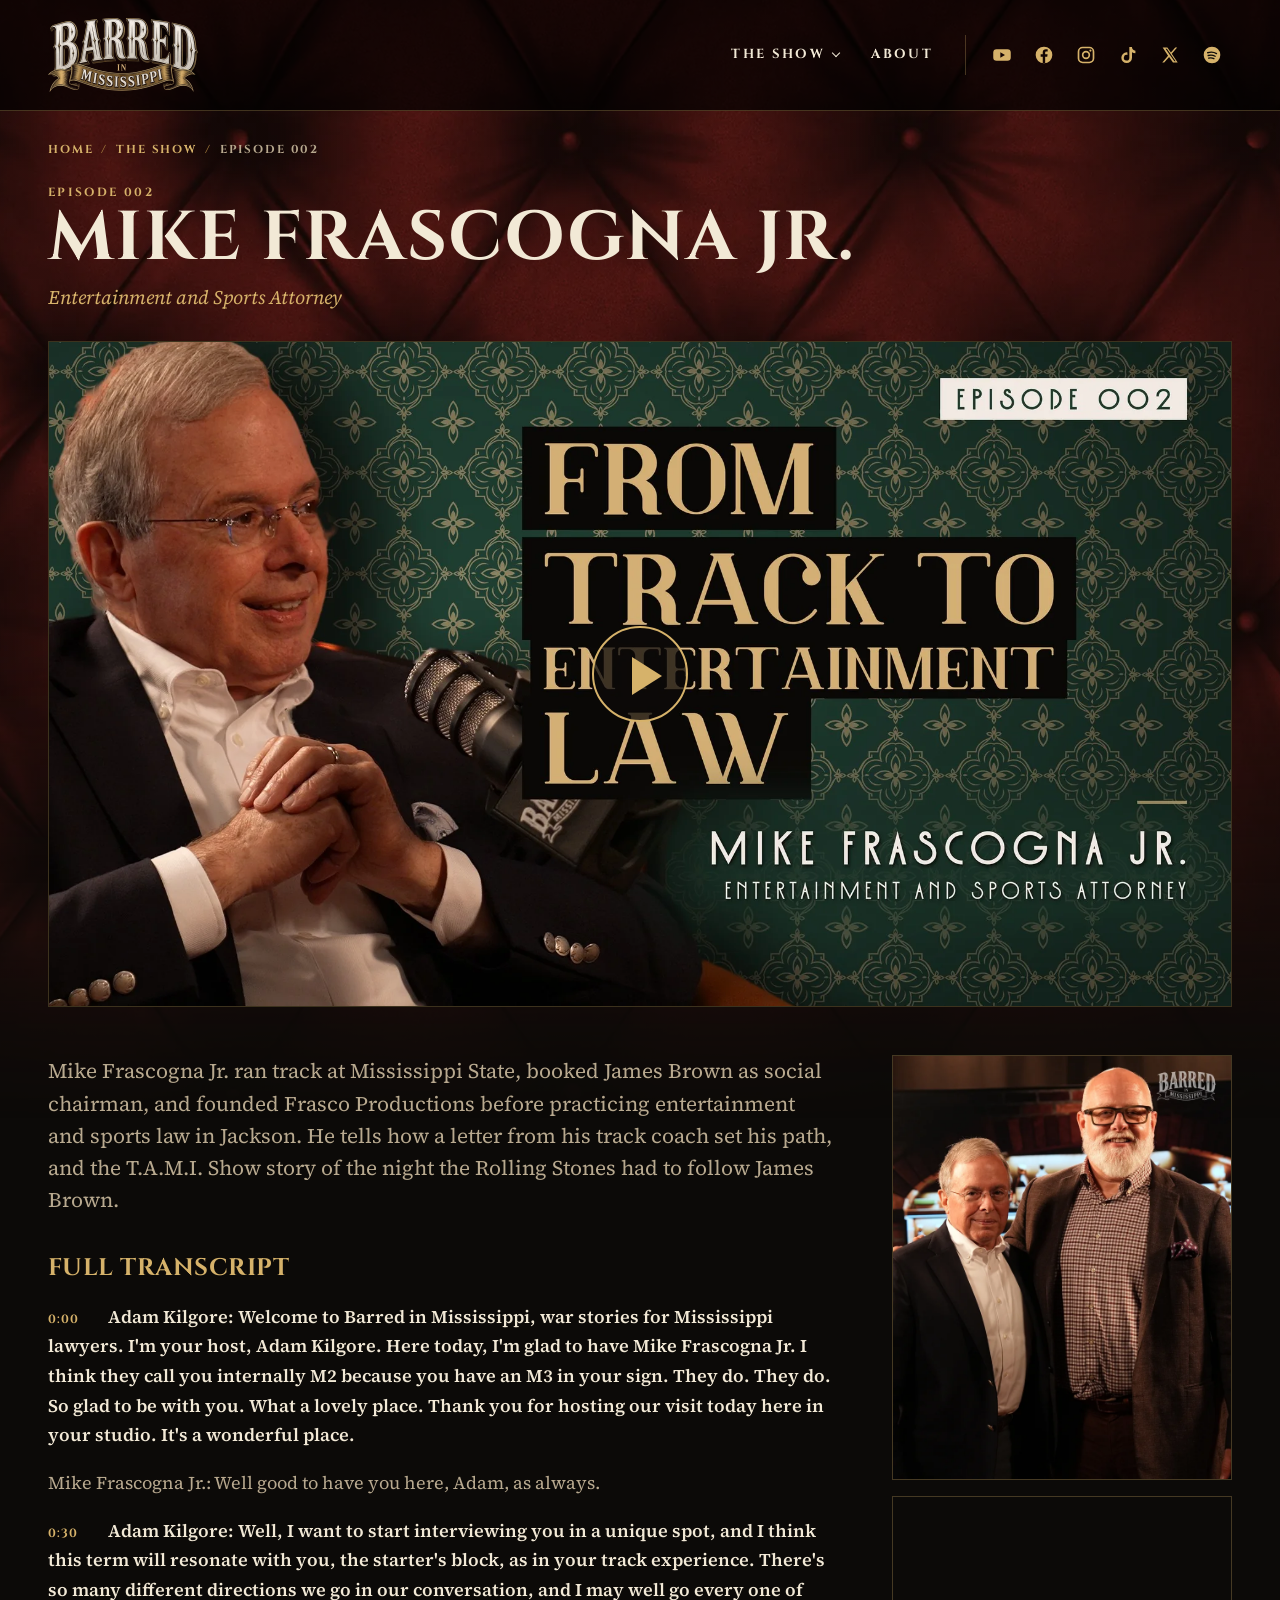
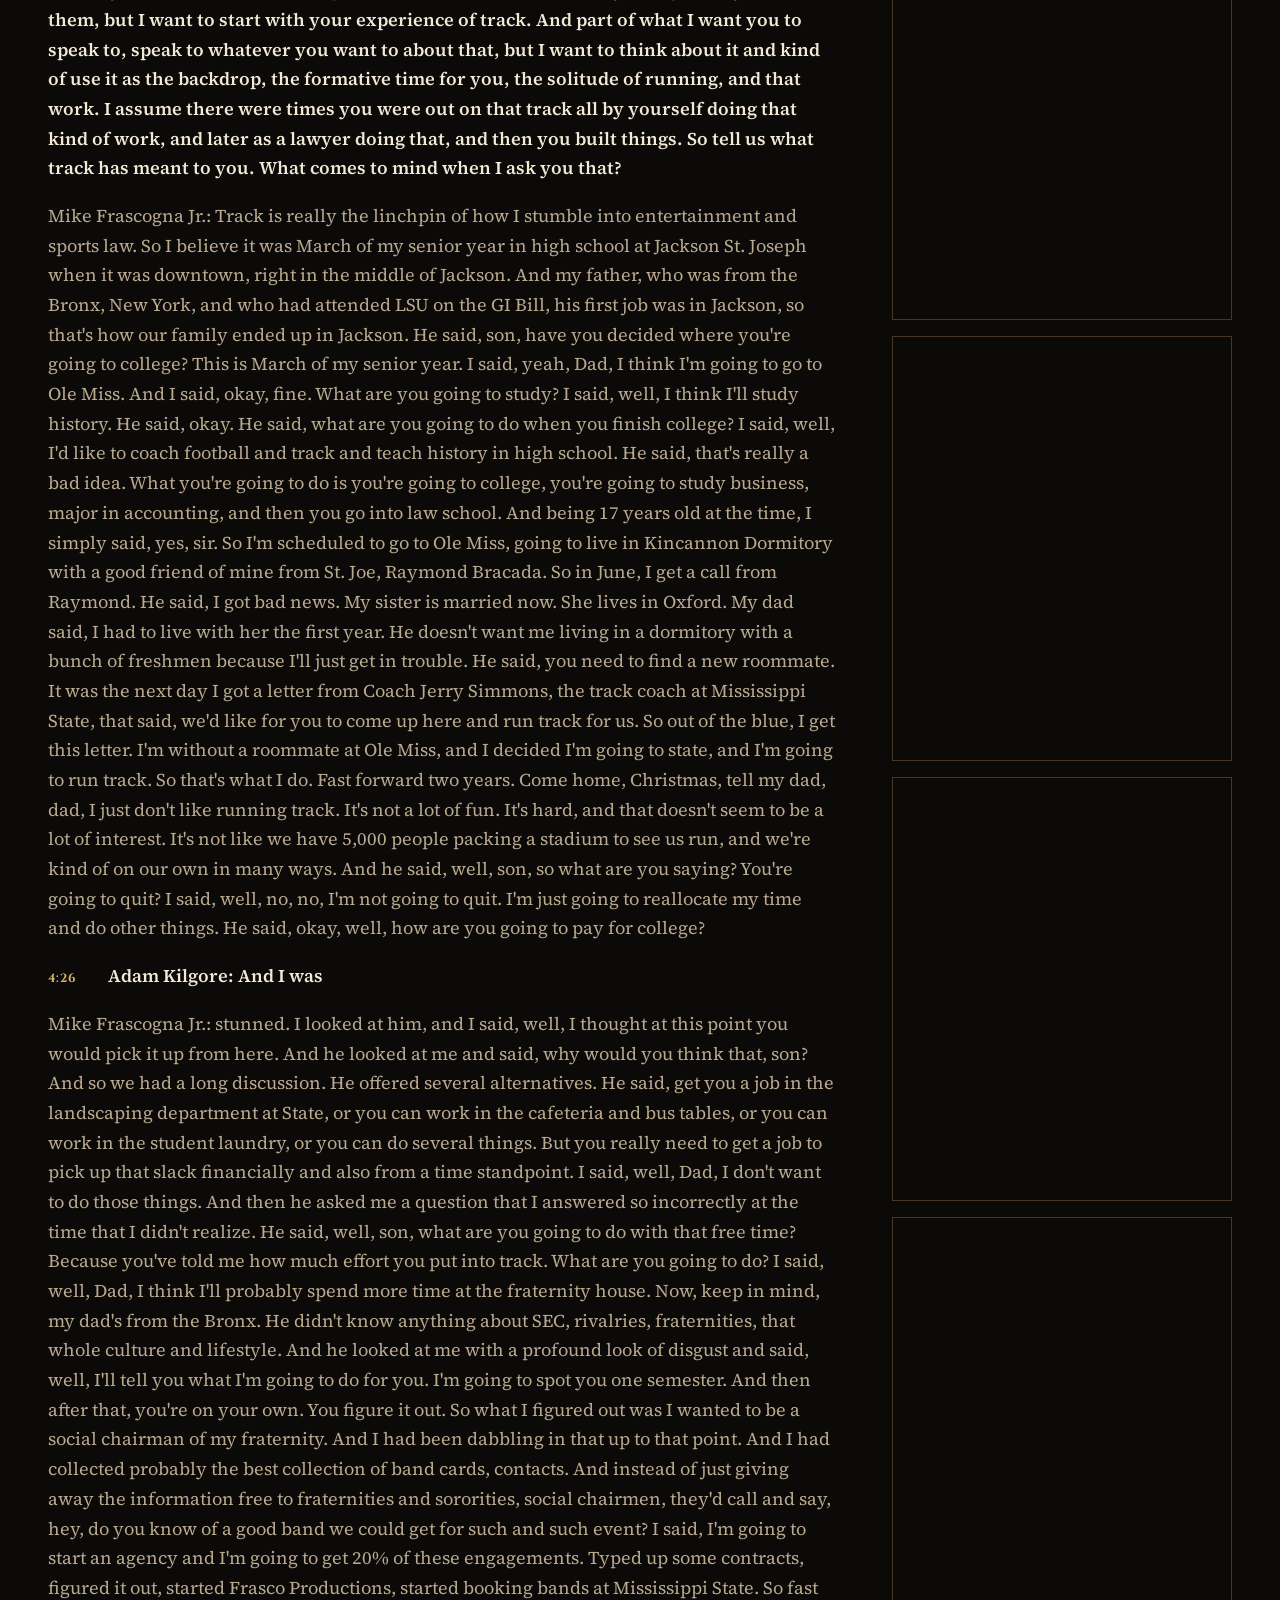
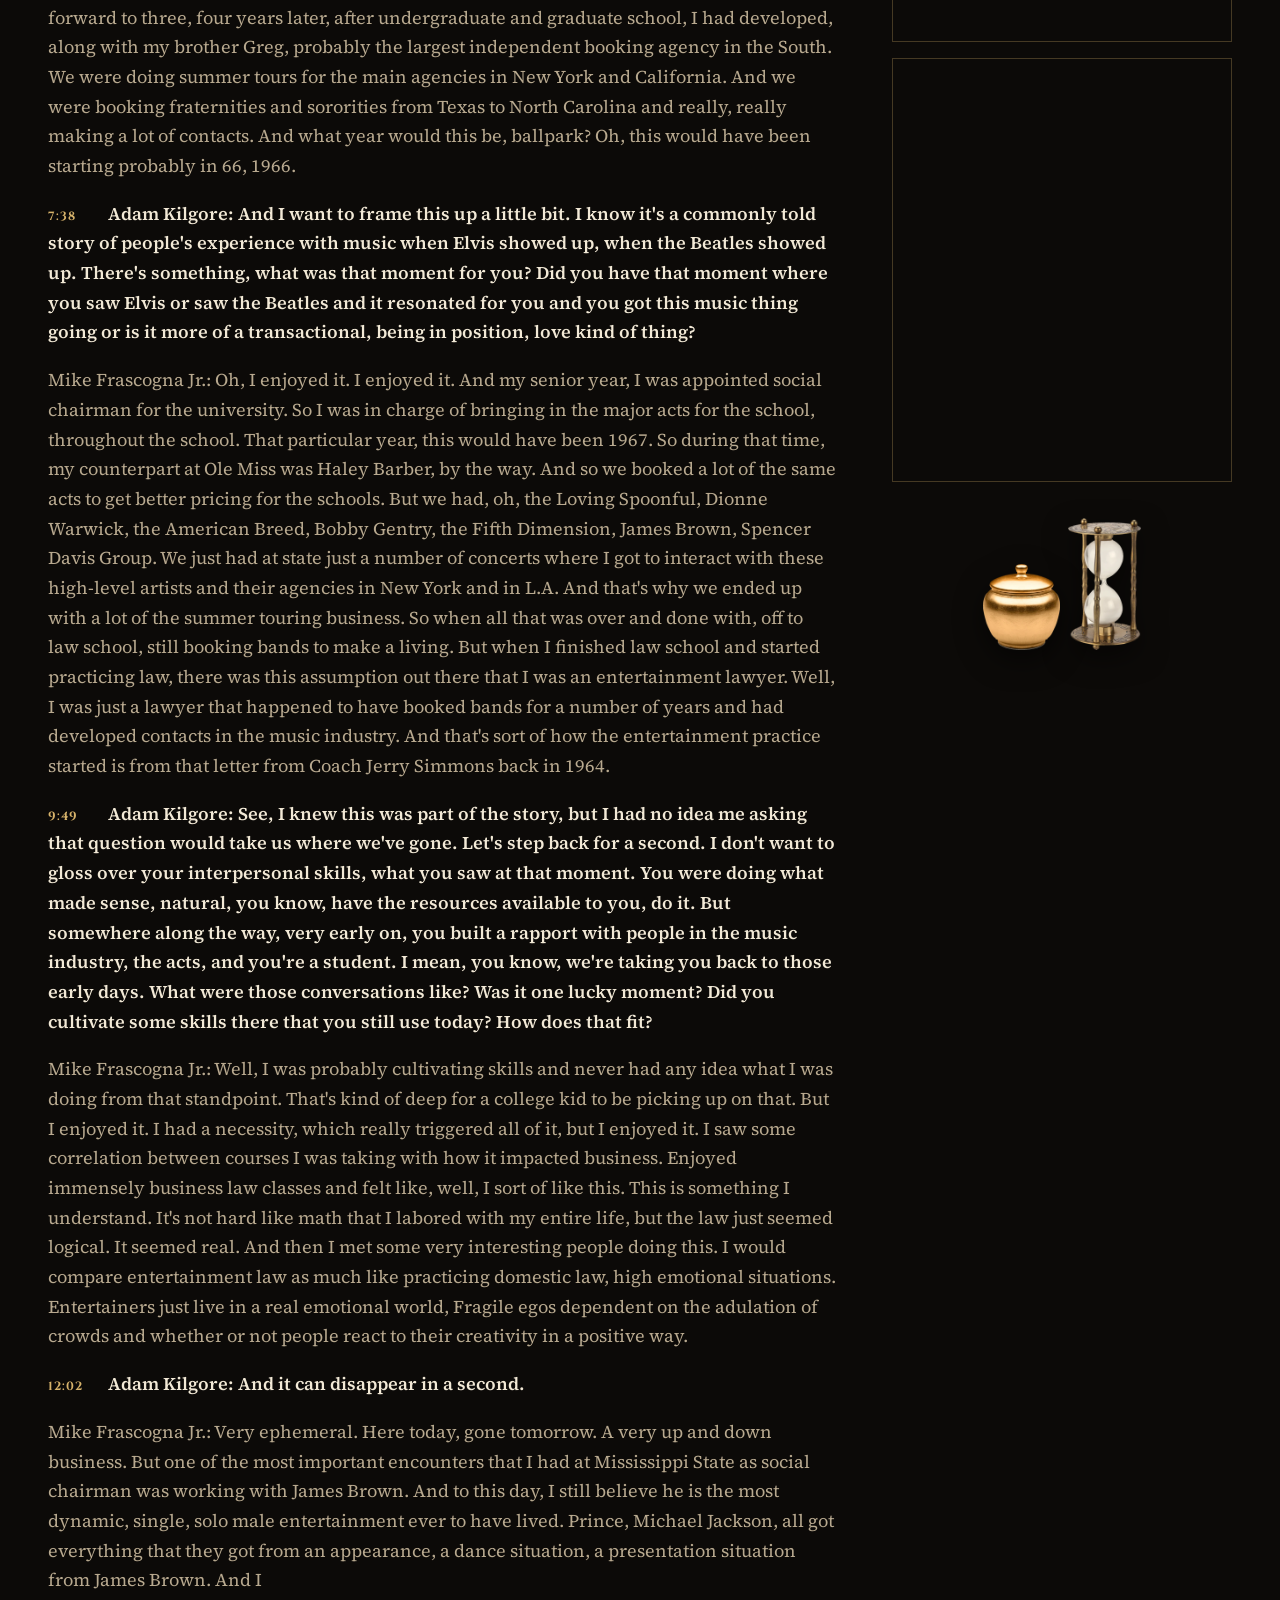
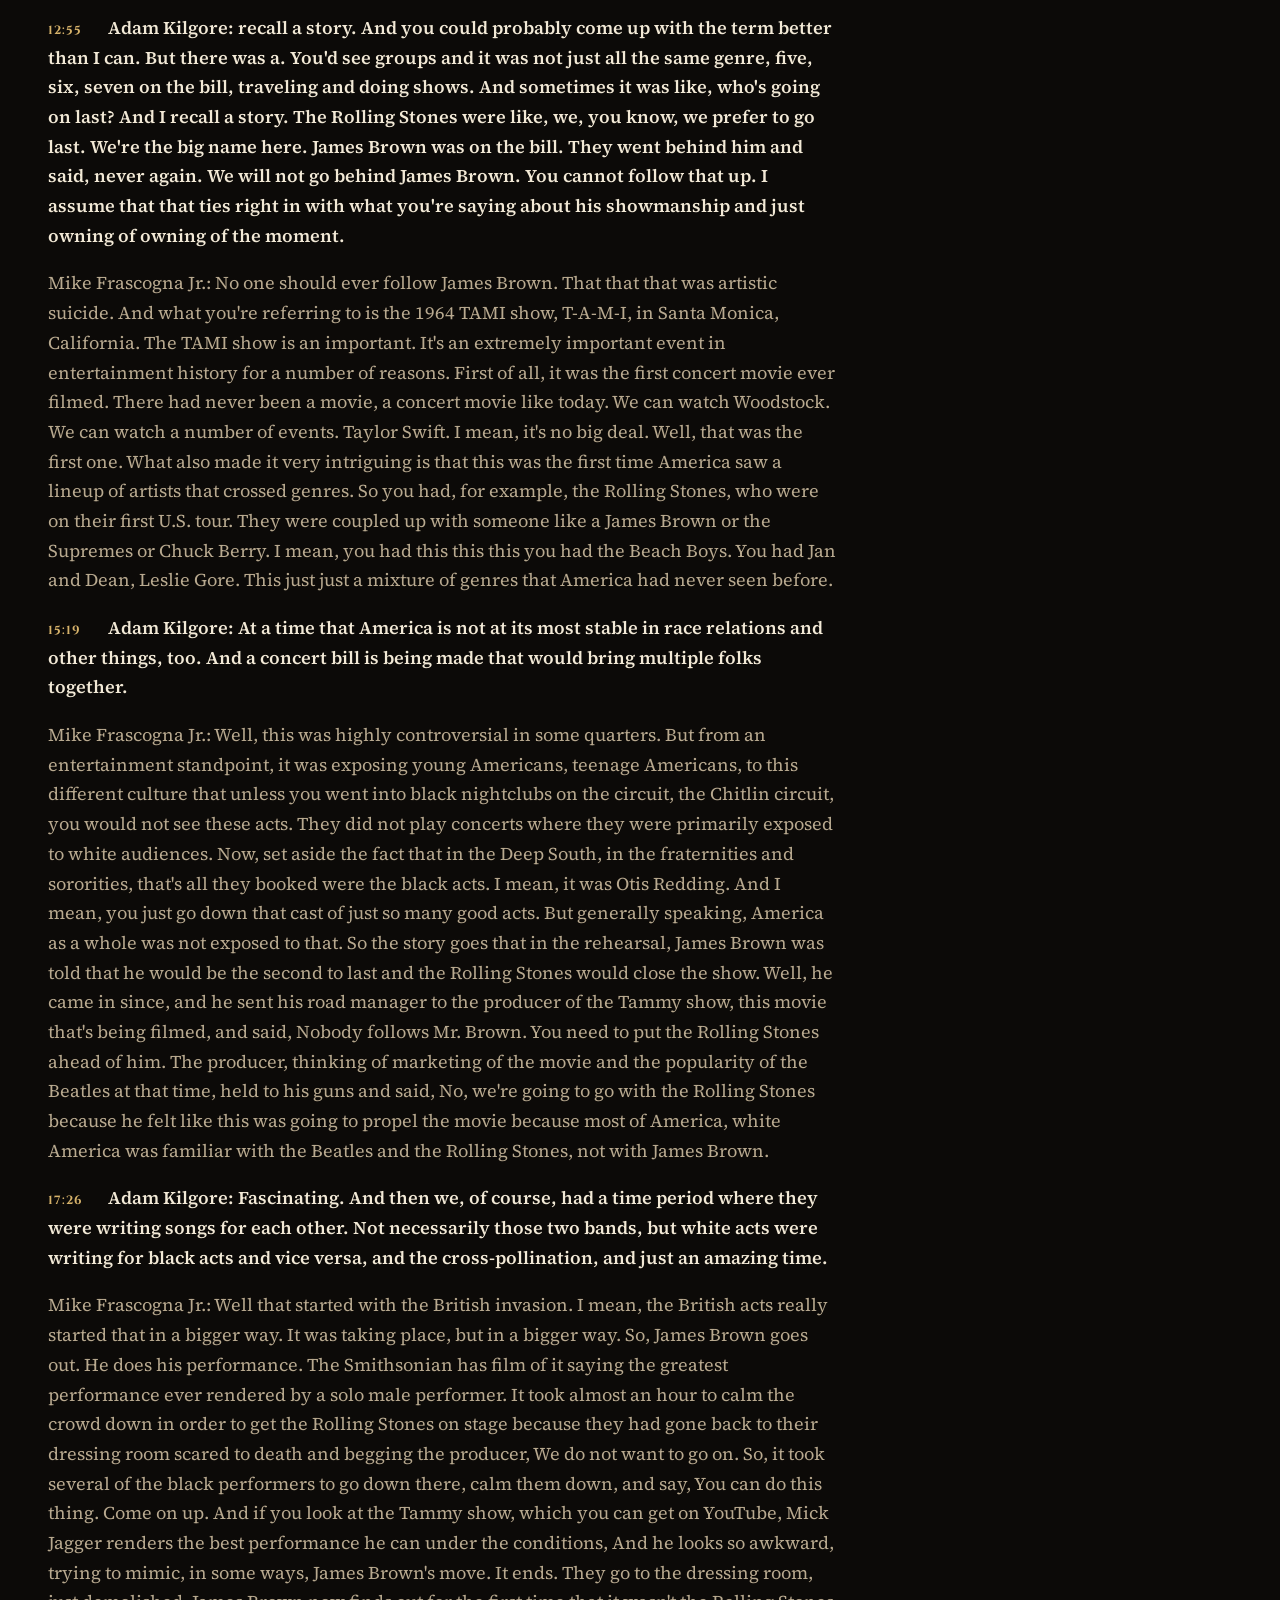
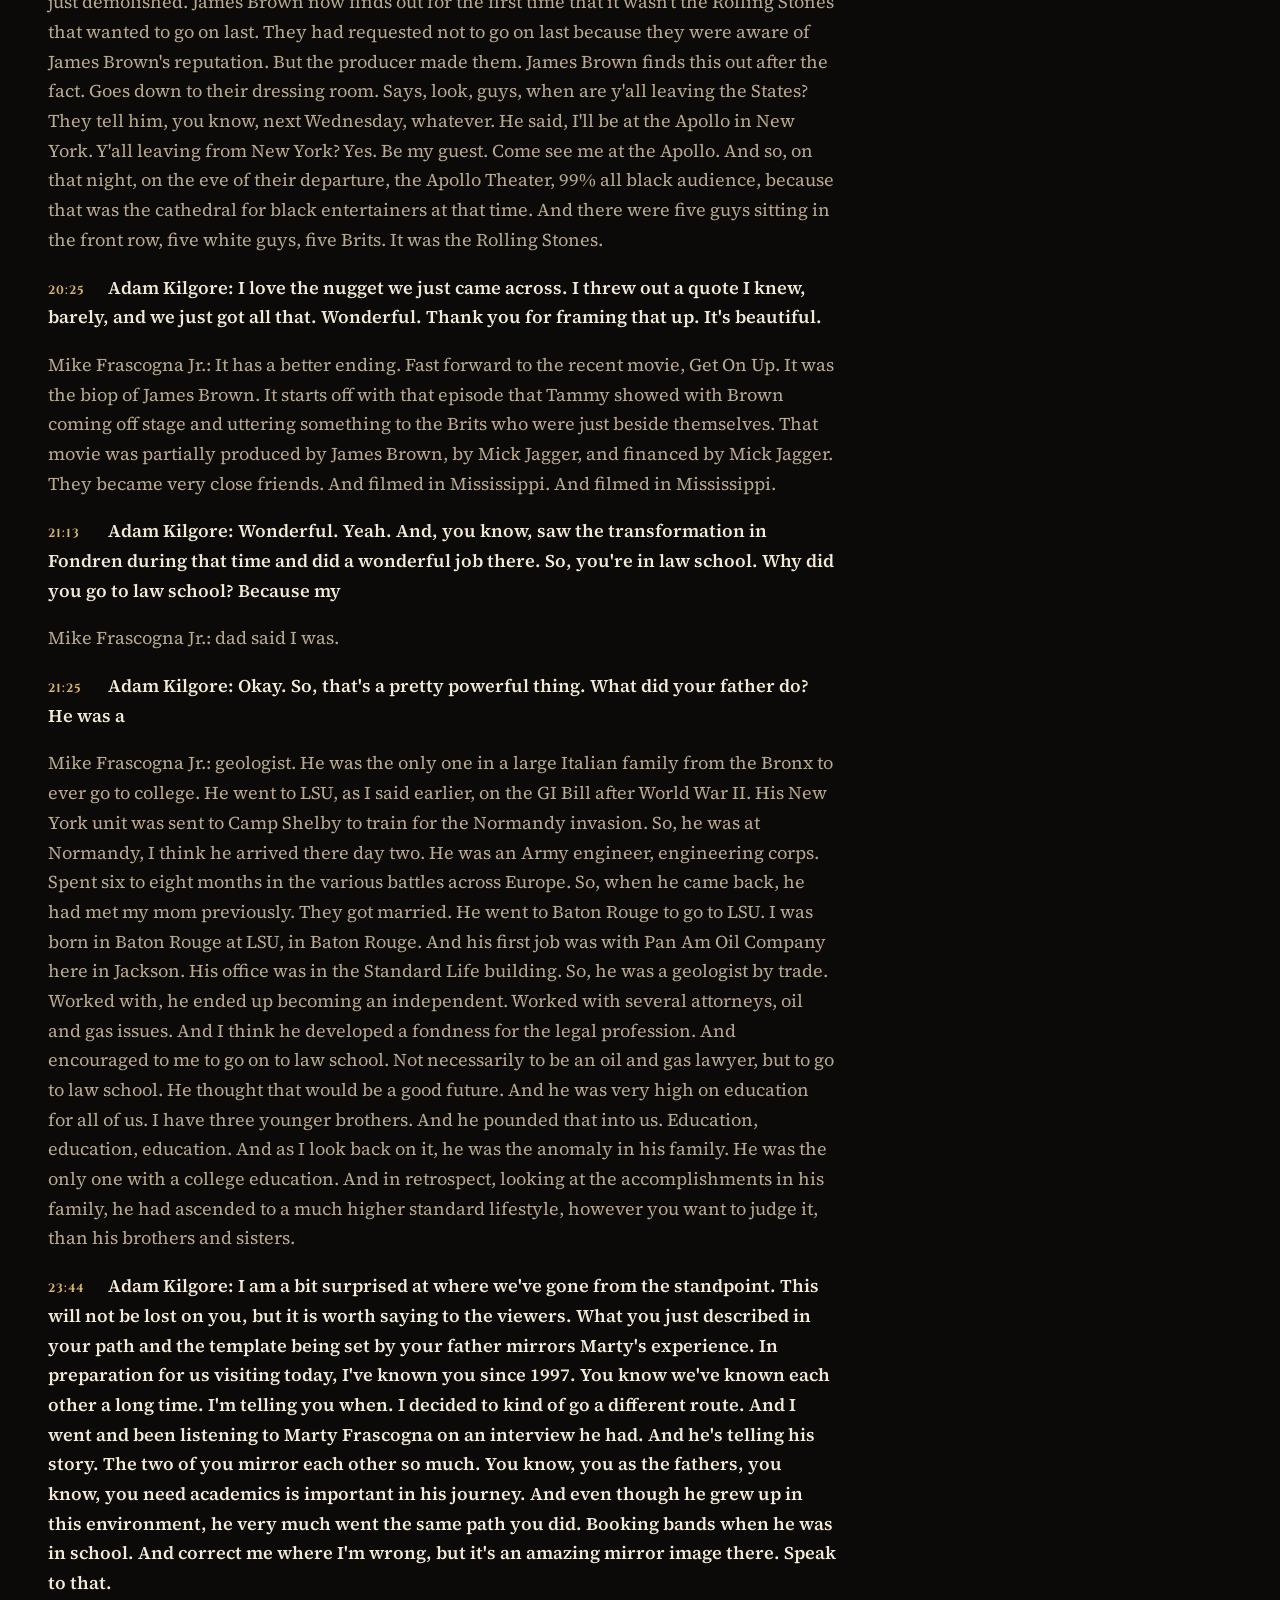
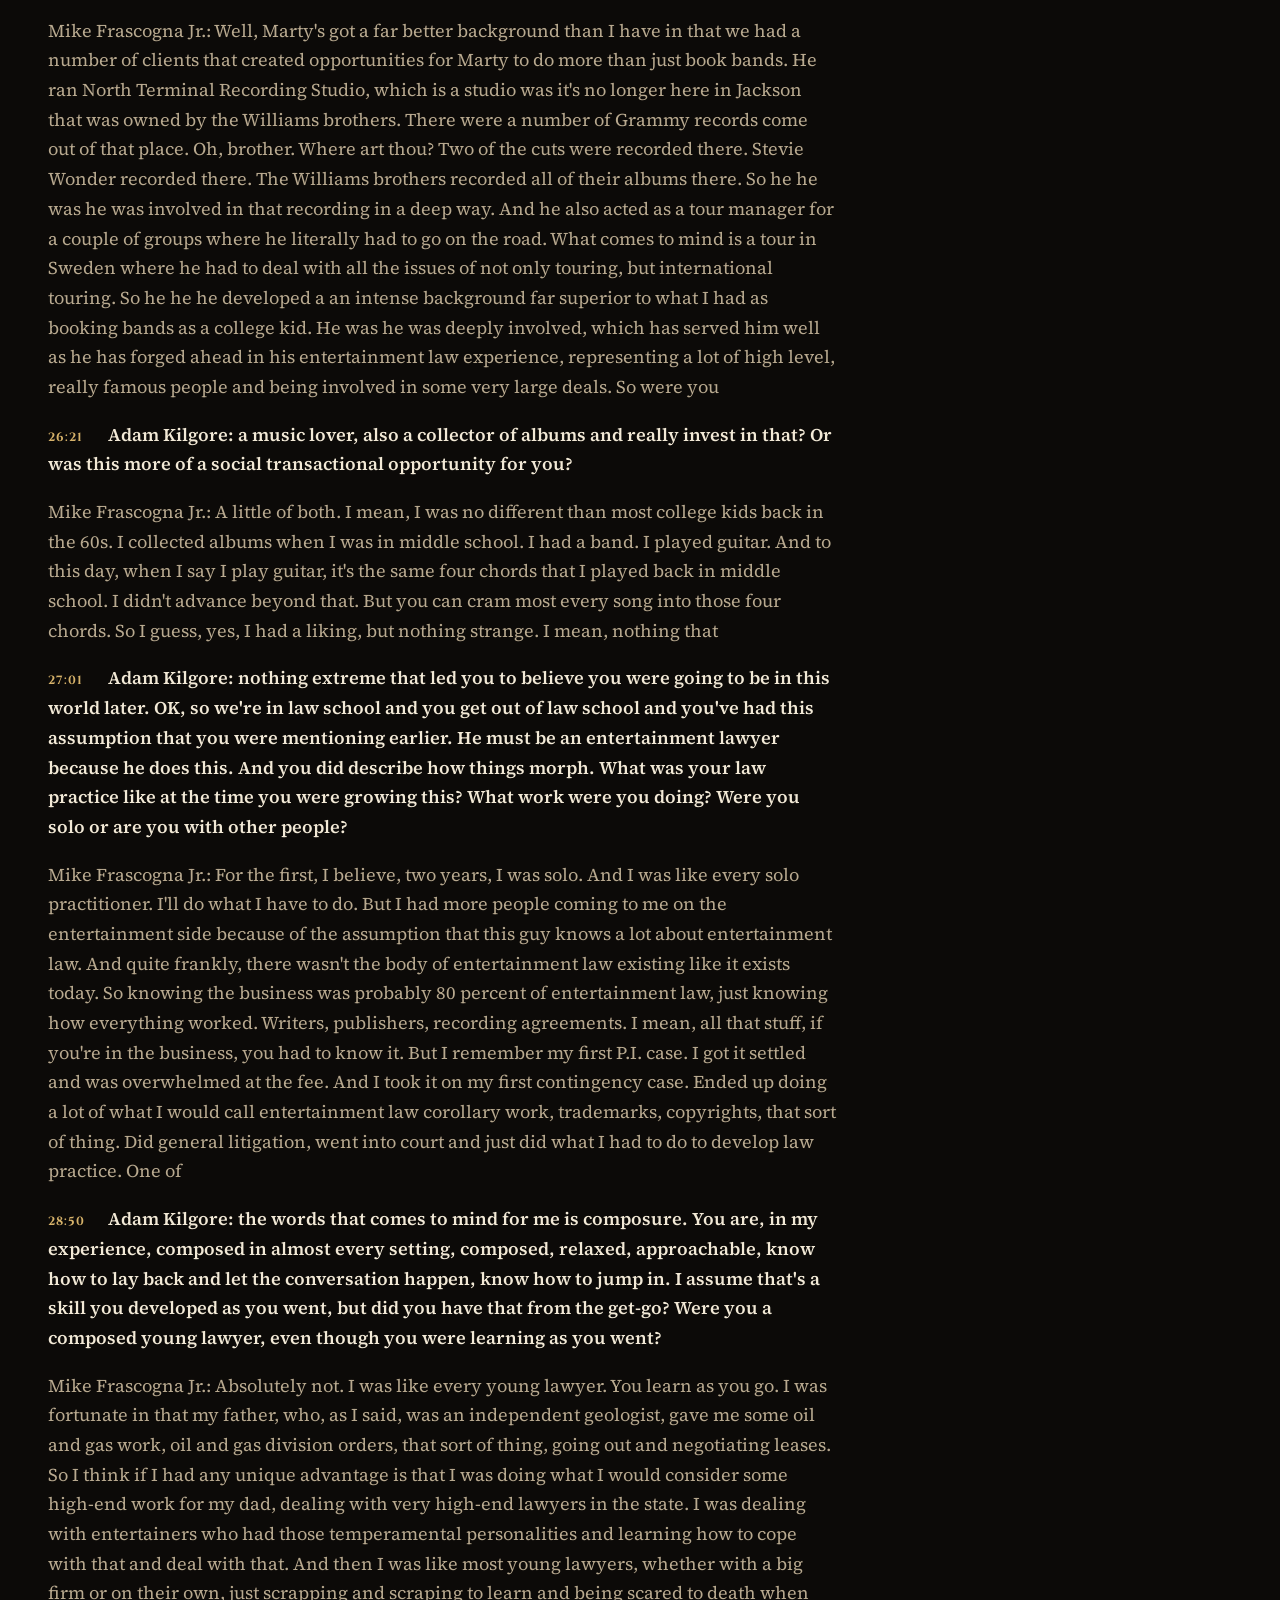
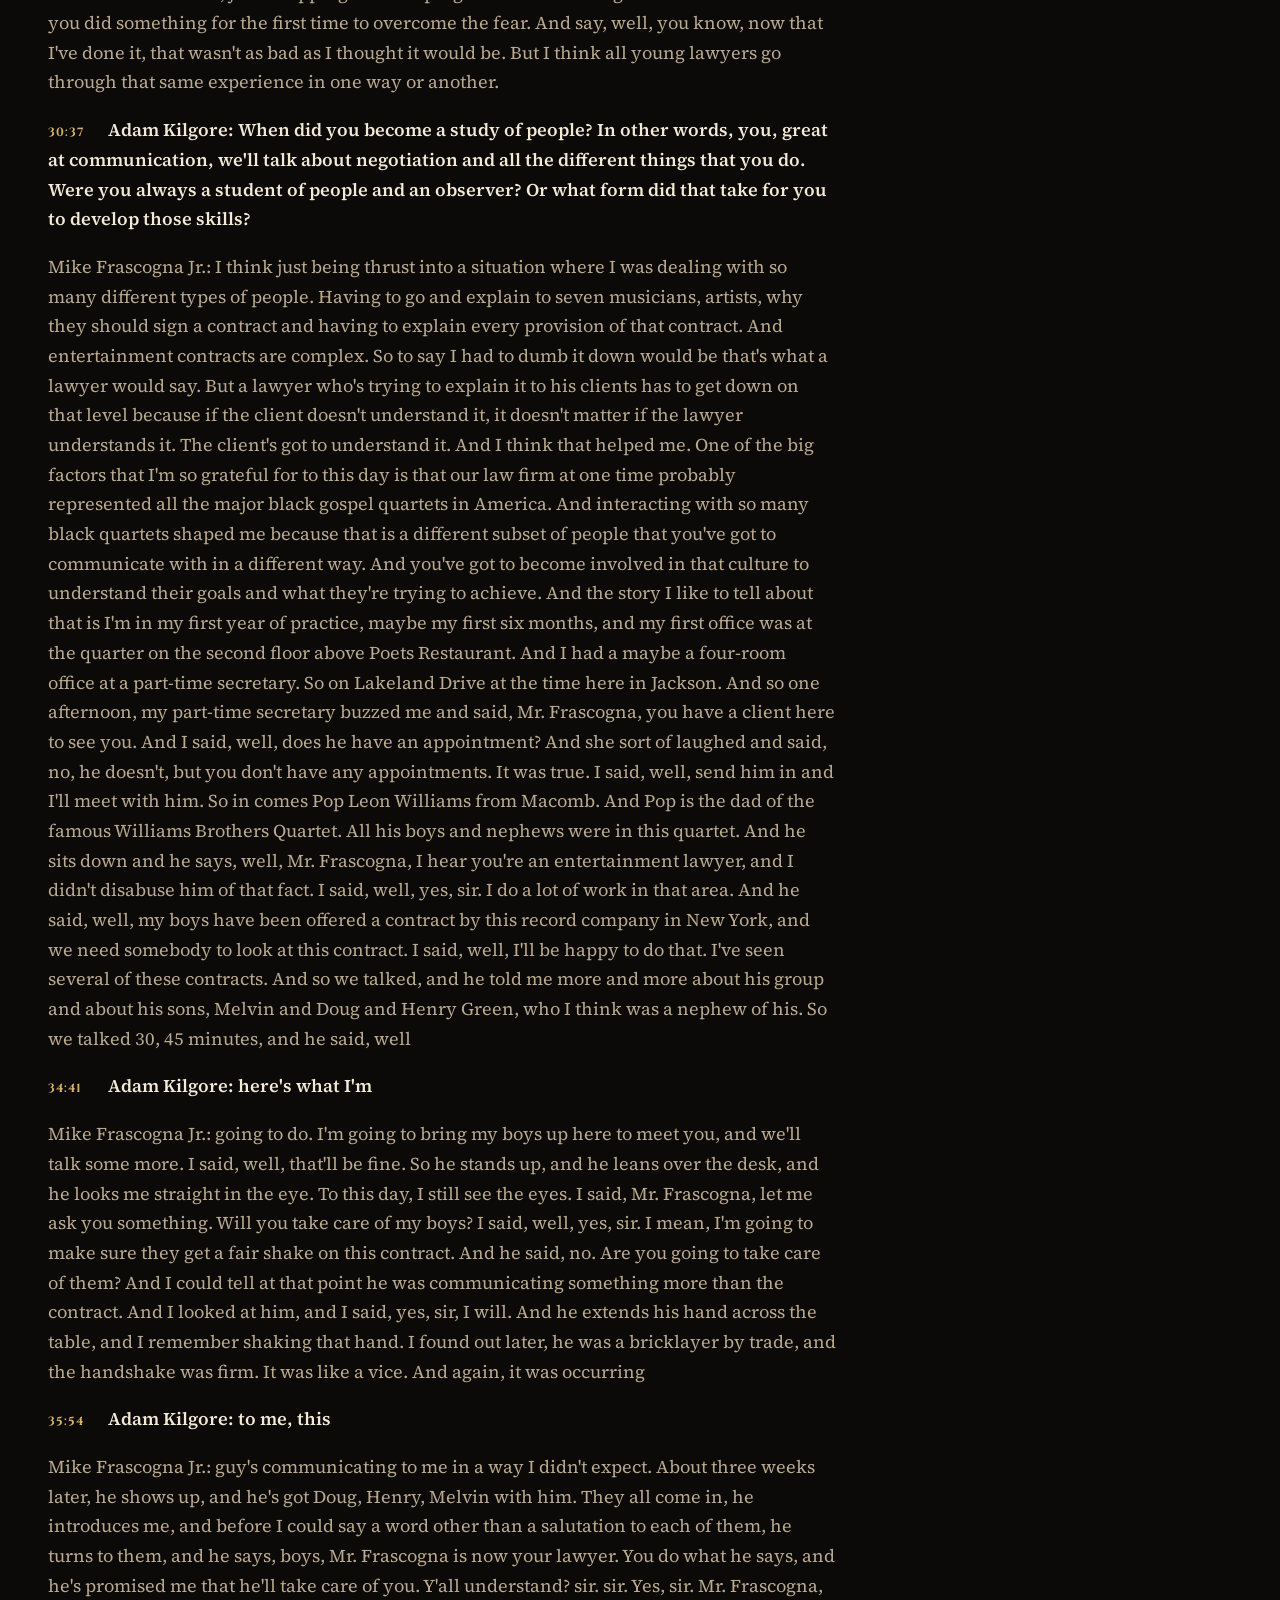
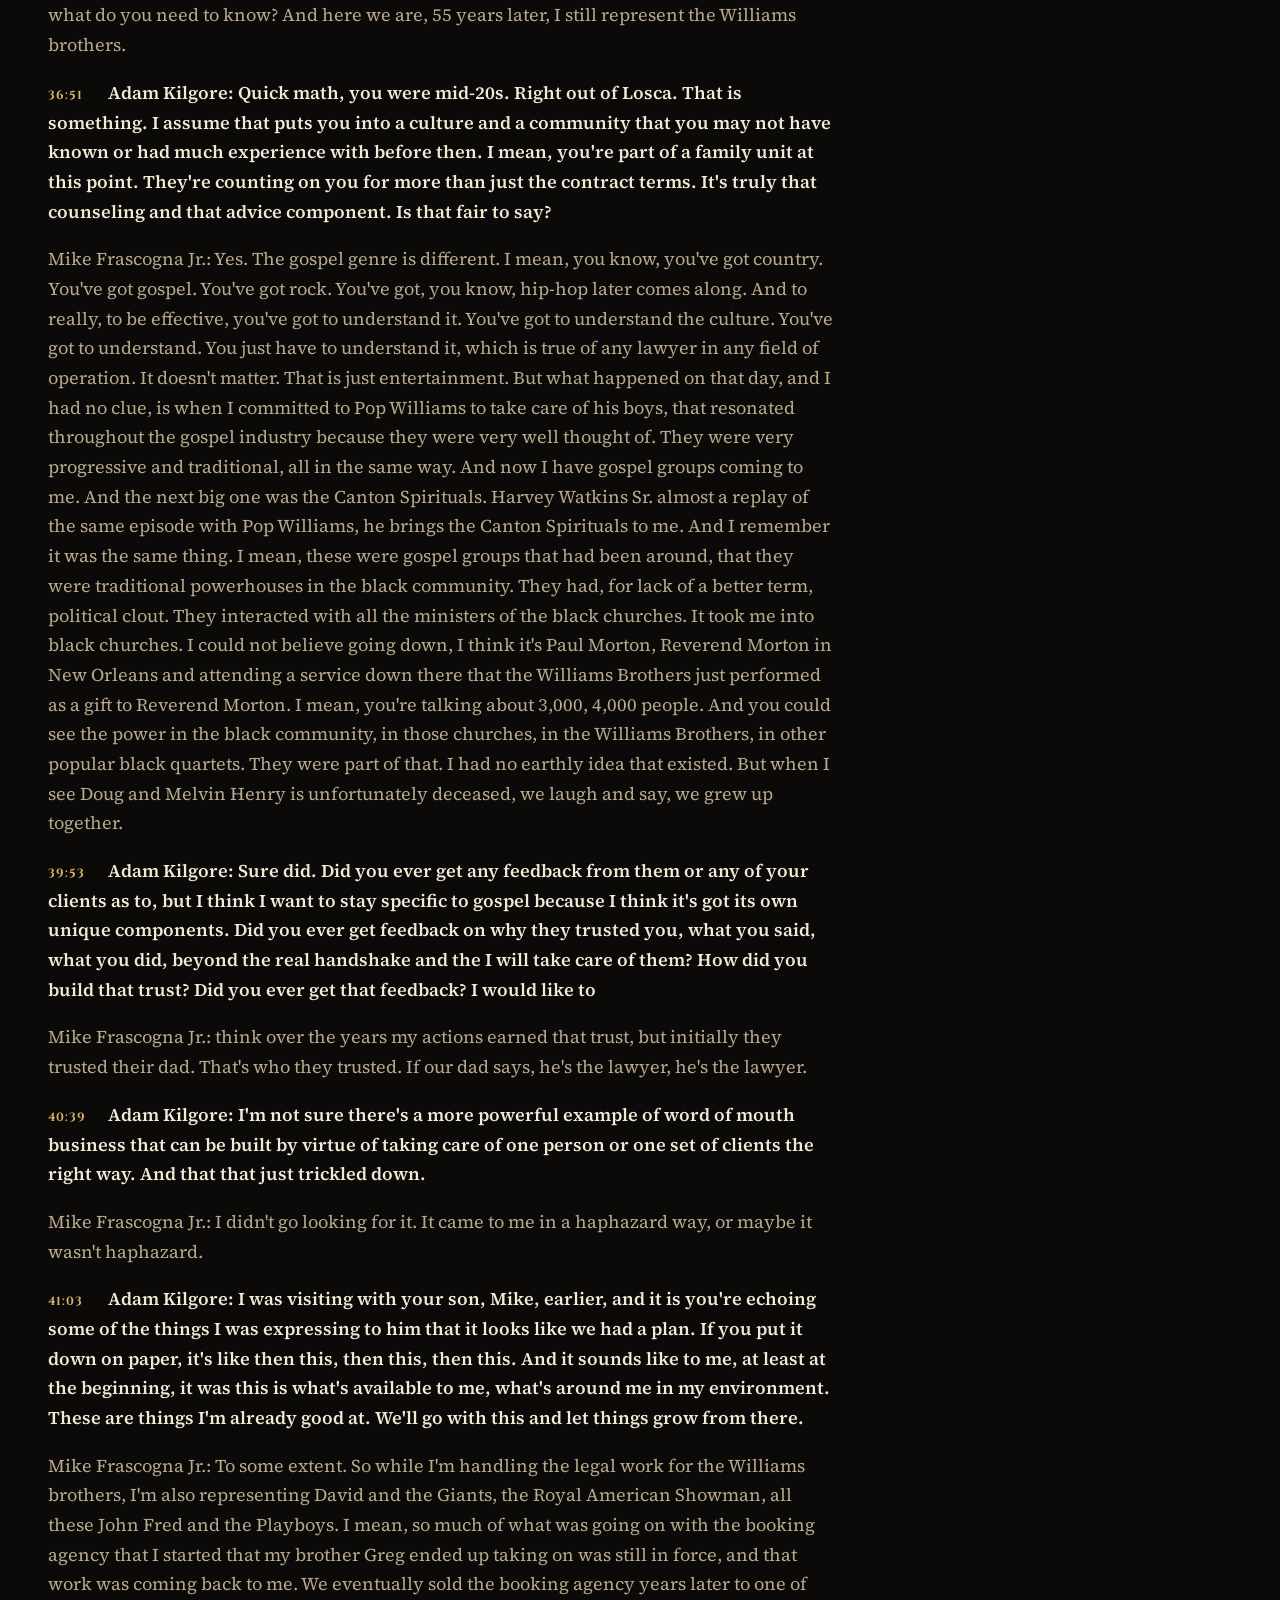
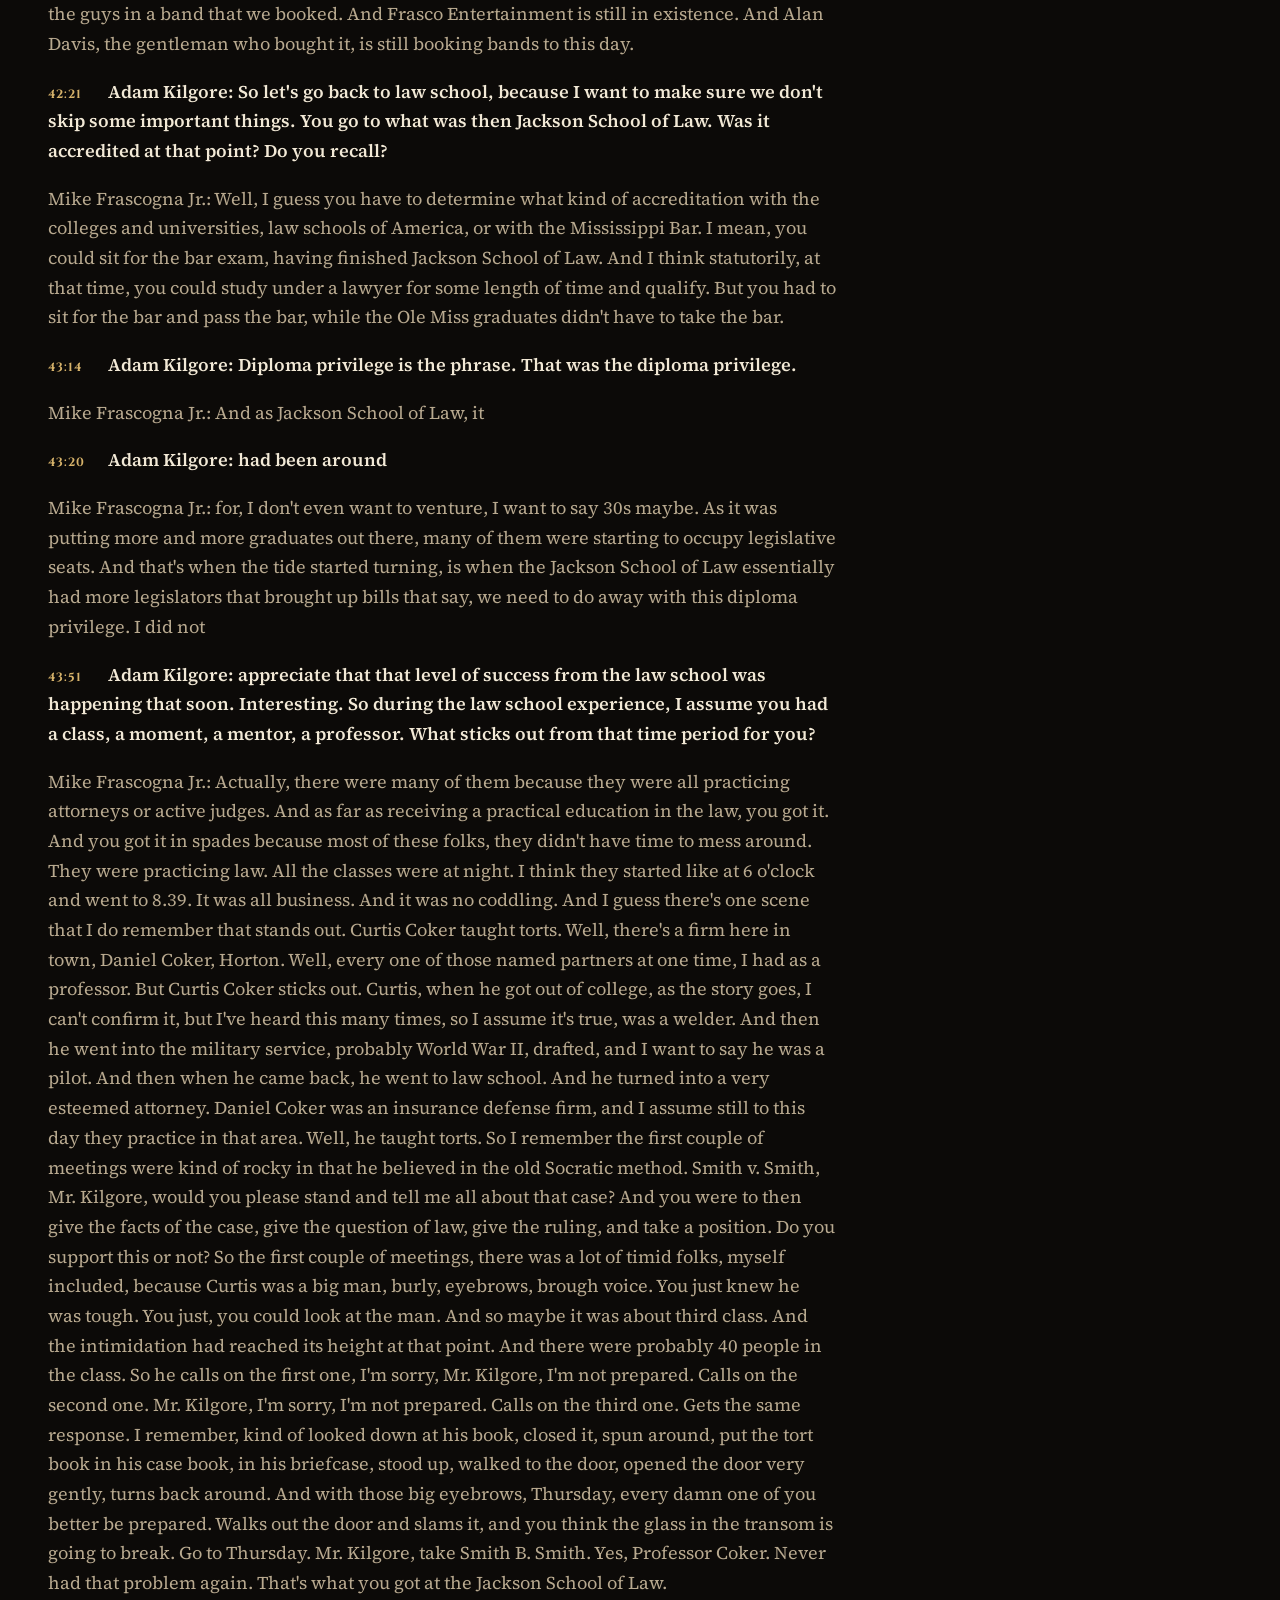
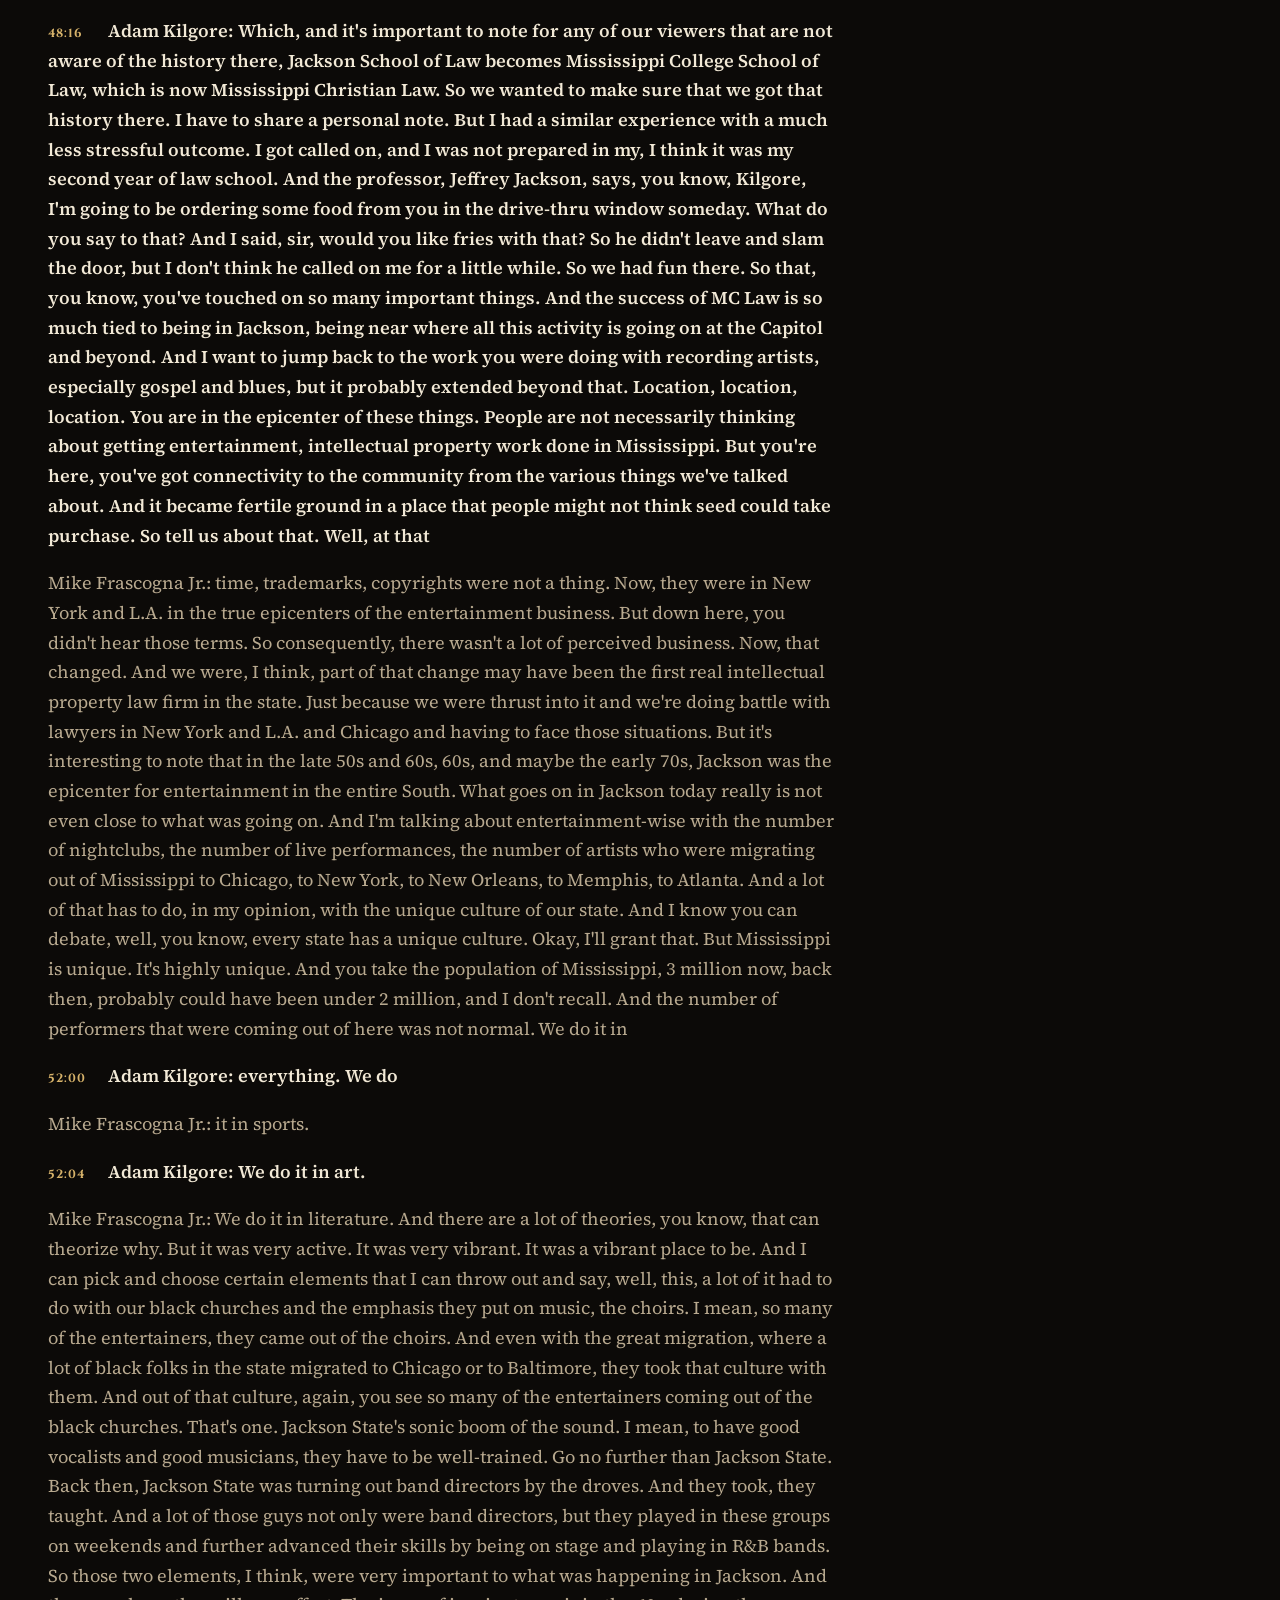
<file: show/002-mike-frascogna-ii/index.html>
<!doctype html>
<html lang="en">
<head>
  <meta charset="UTF-8" />
  <meta http-equiv="Content-Security-Policy" content="default-src 'self'; img-src 'self' data:; media-src 'self'; font-src 'self'; style-src 'self'; script-src 'self'; frame-src https://www.youtube-nocookie.com; base-uri 'self'; form-action 'none'; object-src 'none'; upgrade-insecure-requests">
  <meta name="viewport" content="width=device-width, initial-scale=1.0" />
  <title>Mike Frascogna Jr.: From Track to Entertainment Law | Barred in Mississippi</title>
<meta name="description" content="Mike Frascogna Jr. ran track at Mississippi State, booked James Brown as social chairman, and founded Frasco Productions before practicing entertainment and sports law in Jackson. He tells how a letter from his track coach set his path, and the T.A.M.I. Show story of the night the Rolling Stones had to follow James Brown.">
<meta name="robots" content="index,follow,max-image-preview:large">
<link rel="canonical" href="https://barredinmississippi.com/show/002-mike-frascogna-ii/">
<meta property="og:type" content="article">
<meta property="og:site_name" content="Barred in Mississippi">
<meta property="og:locale" content="en_US">
<meta property="og:title" content="Mike Frascogna Jr.: From Track to Entertainment Law | Barred in Mississippi">
<meta property="og:description" content="Mike Frascogna Jr. ran track at Mississippi State, booked James Brown as social chairman, and founded Frasco Productions before practicing entertainment and sports law in Jackson. He tells how a letter from his track coach set his path, and the T.A.M.I. Show story of the night the Rolling Stones had to follow James Brown.">
<meta property="og:url" content="https://barredinmississippi.com/show/002-mike-frascogna-ii/">
<meta property="og:image" content="https://barredinmississippi.com/img/episodes/ep-002-mike-frascogna-ii-1920.webp">
<meta property="og:image:alt" content="Episode 002: From Track to Entertainment Law, with Mike Frascogna Jr.">
<meta name="twitter:card" content="summary_large_image">
<meta name="referrer" content="strict-origin-when-cross-origin">
<script type="application/ld+json">{"@context":"https://schema.org","@graph":[{"@type":"Organization","@id":"https://barredinmississippi.com/#organization","name":"Barred in Mississippi","url":"https://barredinmississippi.com/","slogan":"War Stories from Mississippi Lawyers","logo":{"@type":"ImageObject","url":"https://barredinmississippi.com/icon-512.png","width":512,"height":512},"sameAs":["https://www.youtube.com/@barredinms","https://www.facebook.com/profile.php?id=61595885616011","https://www.instagram.com/barredinms","https://www.tiktok.com/@barredinms"]},{"@type":"BreadcrumbList","itemListElement":[{"@type":"ListItem","position":1,"name":"Barred in Mississippi","item":"https://barredinmississippi.com/"},{"@type":"ListItem","position":2,"name":"The show","item":"https://barredinmississippi.com/show/"},{"@type":"ListItem","position":3,"name":"Episode 002","item":"https://barredinmississippi.com/show/002-mike-frascogna-ii/"}]},{"@type":"PodcastEpisode","name":"From Track to Entertainment Law","episodeNumber":2,"description":"Mike Frascogna Jr. ran track at Mississippi State, booked James Brown as social chairman, and founded Frasco Productions before practicing entertainment and sports law in Jackson. He tells how a letter from his track coach set his path, and the T.A.M.I. Show story of the night the Rolling Stones had to follow James Brown.","url":"https://barredinmississippi.com/show/002-mike-frascogna-ii/","image":"https://barredinmississippi.com/img/episodes/ep-002-mike-frascogna-ii-1920.webp","partOfSeries":{"@id":"https://barredinmississippi.com/#podcast"}}]}</script>
  <link rel="icon" type="image/png" sizes="32x32" href="/favicon-32.png"><link rel="icon" href="/favicon.ico" sizes="16x16 32x32"><link rel="apple-touch-icon" sizes="180x180" href="/apple-touch-icon.png"><link rel="manifest" href="/site.webmanifest"><meta name="theme-color" content="#0c0a08">
  <script type="module" crossorigin src="/assets/page-CpXRUD9X.js"></script>
  <link rel="modulepreload" crossorigin href="/assets/chrome-CKt9qE5e.js">
  <link rel="stylesheet" crossorigin href="/assets/chrome-BFqnssAL.css">
</head>
<body class="inner">
  <div id="page"><a class="skip-link" href="#main">Skip to content</a>
<header class="main-header"><a class="brand" href="/" aria-label="Barred in Mississippi home"><img src="/brand/wordmark-600.webp" srcset="/brand/wordmark-600.webp 600w, /brand/wordmark-1200.webp 1200w" sizes="150px" width="1200" height="591" alt=""></a><button class="mobile-menu" aria-label="Open menu" aria-expanded="false" aria-controls="main-nav">Menu <span>+</span></button><nav id="main-nav" aria-label="Main"><div class="nav-group"><a class="nav-top" href="/show/">The show <span class="nav-caret" aria-hidden="true"></span></a><div class="subnav"><a href="/show/">Episodes</a><a href="/hosts/">Hosts</a></div></div><a href="/#about">About</a><ul class="social social-menu" aria-label="Barred in Mississippi on social media"><li><a href="https://www.youtube.com/@barredinms" target="_blank" rel="noopener" aria-label="YouTube"><svg viewBox="0 0 24 24" width="20" height="20" fill="currentColor" aria-hidden="true" focusable="false"><path fill-rule="evenodd" d="M5.5 5h13a4 4 0 0 1 4 4v6a4 4 0 0 1-4 4h-13a4 4 0 0 1-4-4V9a4 4 0 0 1 4-4Zm4.5 3.8v6.4l5.6-3.2Z"/></svg></a></li><li><a href="https://www.facebook.com/profile.php?id=61595885616011" target="_blank" rel="noopener" aria-label="Facebook"><svg viewBox="0 0 24 24" width="20" height="20" fill="currentColor" aria-hidden="true" focusable="false"><path fill-rule="evenodd" d="M12 2a10 10 0 1 1 0 20a10 10 0 1 1 0-20Zm1.4 19.6V14h2.5l.4-3h-2.9V9.3c0-.9.3-1.5 1.5-1.5h1.5V5.1c-.3 0-1.2-.1-2.2-.1-2.2 0-3.7 1.3-3.7 3.8V11H8v3h2.5v7.6Z"/></svg></a></li><li><a href="https://www.instagram.com/barredinms" target="_blank" rel="noopener" aria-label="Instagram"><svg viewBox="0 0 24 24" width="20" height="20" fill="currentColor" aria-hidden="true" focusable="false"><rect x="3" y="3" width="18" height="18" rx="5" fill="none" stroke="currentColor" stroke-width="2"/><circle cx="12" cy="12" r="4" fill="none" stroke="currentColor" stroke-width="2"/><circle cx="17.3" cy="6.7" r="1.3"/></svg></a></li><li><a href="https://www.tiktok.com/@barredinms" target="_blank" rel="noopener" aria-label="TikTok"><svg viewBox="0 0 24 24" width="20" height="20" fill="currentColor" aria-hidden="true" focusable="false"><path d="M13.6 2.5h3.1a4.8 4.8 0 0 0 4.2 4.3v3.1a7.8 7.8 0 0 1-4.1-1.3v6.6a6.4 6.4 0 1 1-6.4-6.4c.3 0 .6 0 .9.1v3.2a3.3 3.3 0 1 0 2.3 3.1Z"/></svg></a></li><li><span class="social-soon" title="X: coming soon" aria-label="X, coming soon"><svg viewBox="0 0 24 24" width="20" height="20" fill="currentColor" aria-hidden="true" focusable="false"><path fill-rule="evenodd" d="M3.2 3h5.6l4.3 5.9L18.3 3h2.3l-6.5 7.5 7.1 10.5h-5.6l-4.7-6.6L5 21H2.7l7-8ZM6.6 4.6l10.6 14.8h1.6L8.3 4.6Z"/></svg></span></li><li><span class="social-soon" title="Spotify: coming soon" aria-label="Spotify, coming soon"><svg viewBox="0 0 24 24" width="20" height="20" fill="currentColor" aria-hidden="true" focusable="false"><circle cx="12" cy="12" r="10"/><path d="M6.8 9.3c3.6-1.1 7.6-.8 10.6 1M7.4 12.6c2.9-.8 6-.5 8.4.9M8 15.7c2.2-.6 4.4-.4 6.3.7" fill="none" stroke="#0c0a08" stroke-width="1.6" stroke-linecap="round"/></svg></span></li></ul></nav><ul class="social social-header" aria-label="Barred in Mississippi on social media"><li><a href="https://www.youtube.com/@barredinms" target="_blank" rel="noopener" aria-label="YouTube"><svg viewBox="0 0 24 24" width="20" height="20" fill="currentColor" aria-hidden="true" focusable="false"><path fill-rule="evenodd" d="M5.5 5h13a4 4 0 0 1 4 4v6a4 4 0 0 1-4 4h-13a4 4 0 0 1-4-4V9a4 4 0 0 1 4-4Zm4.5 3.8v6.4l5.6-3.2Z"/></svg></a></li><li><a href="https://www.facebook.com/profile.php?id=61595885616011" target="_blank" rel="noopener" aria-label="Facebook"><svg viewBox="0 0 24 24" width="20" height="20" fill="currentColor" aria-hidden="true" focusable="false"><path fill-rule="evenodd" d="M12 2a10 10 0 1 1 0 20a10 10 0 1 1 0-20Zm1.4 19.6V14h2.5l.4-3h-2.9V9.3c0-.9.3-1.5 1.5-1.5h1.5V5.1c-.3 0-1.2-.1-2.2-.1-2.2 0-3.7 1.3-3.7 3.8V11H8v3h2.5v7.6Z"/></svg></a></li><li><a href="https://www.instagram.com/barredinms" target="_blank" rel="noopener" aria-label="Instagram"><svg viewBox="0 0 24 24" width="20" height="20" fill="currentColor" aria-hidden="true" focusable="false"><rect x="3" y="3" width="18" height="18" rx="5" fill="none" stroke="currentColor" stroke-width="2"/><circle cx="12" cy="12" r="4" fill="none" stroke="currentColor" stroke-width="2"/><circle cx="17.3" cy="6.7" r="1.3"/></svg></a></li><li><a href="https://www.tiktok.com/@barredinms" target="_blank" rel="noopener" aria-label="TikTok"><svg viewBox="0 0 24 24" width="20" height="20" fill="currentColor" aria-hidden="true" focusable="false"><path d="M13.6 2.5h3.1a4.8 4.8 0 0 0 4.2 4.3v3.1a7.8 7.8 0 0 1-4.1-1.3v6.6a6.4 6.4 0 1 1-6.4-6.4c.3 0 .6 0 .9.1v3.2a3.3 3.3 0 1 0 2.3 3.1Z"/></svg></a></li><li><span class="social-soon" title="X: coming soon" aria-label="X, coming soon"><svg viewBox="0 0 24 24" width="20" height="20" fill="currentColor" aria-hidden="true" focusable="false"><path fill-rule="evenodd" d="M3.2 3h5.6l4.3 5.9L18.3 3h2.3l-6.5 7.5 7.1 10.5h-5.6l-4.7-6.6L5 21H2.7l7-8ZM6.6 4.6l10.6 14.8h1.6L8.3 4.6Z"/></svg></span></li><li><span class="social-soon" title="Spotify: coming soon" aria-label="Spotify, coming soon"><svg viewBox="0 0 24 24" width="20" height="20" fill="currentColor" aria-hidden="true" focusable="false"><circle cx="12" cy="12" r="10"/><path d="M6.8 9.3c3.6-1.1 7.6-.8 10.6 1M7.4 12.6c2.9-.8 6-.5 8.4.9M8 15.7c2.2-.6 4.4-.4 6.3.7" fill="none" stroke="#0c0a08" stroke-width="1.6" stroke-linecap="round"/></svg></span></li></ul></header>
<main id="main" class="page">
<section class="episode"><div class="wrap"><nav class="crumbs" aria-label="Breadcrumb"><ol><li><a href="/">Home</a></li><li><a href="/show/">The show</a></li><li aria-current="page">Episode 002</li></ol></nav><p class="ep-num">Episode 002</p><h1 class="ep-guest">Mike Frascogna Jr.</h1><p class="ep-role">Entertainment and Sports Attorney</p><a class="ep-player" href="https://www.youtube.com/watch?v=ykwk-fNco_w" data-video="ykwk-fNco_w" aria-label="Play episode 002 with Mike Frascogna Jr."><img src="/img/episodes/ep-002-mike-frascogna-ii-960.webp" srcset="/img/episodes/ep-002-mike-frascogna-ii-960.webp 960w, /img/episodes/ep-002-mike-frascogna-ii-1920.webp 1920w" sizes="(max-width:1240px) 92vw, 1160px" width="1920" height="1080" alt="Episode 002: From Track to Entertainment Law, with Mike Frascogna Jr." fetchpriority="high" decoding="async"><span class="ep-play" aria-hidden="true"></span></a>
<div class="ep-body"><div class="ep-transcript"><p class="ep-blurb">Mike Frascogna Jr. ran track at Mississippi State, booked James Brown as social chairman, and founded Frasco Productions before practicing entertainment and sports law in Jackson. He tells how a letter from his track coach set his path, and the T.A.M.I. Show story of the night the Rolling Stones had to follow James Brown.</p><h2 class="ep-h2">Full transcript</h2><p class="tx-host"><a class="tx-time" href="https://www.youtube.com/watch?v=ykwk-fNco_w&amp;t=0s" data-seek="0">0:00</a><b>Adam Kilgore: Welcome to Barred in Mississippi, war stories for Mississippi lawyers. I&#39;m your host, Adam Kilgore. Here today, I&#39;m glad to have Mike Frascogna Jr. I think they call you internally M2 because you have an M3 in your sign. They do. They do. So glad to be with you. What a lovely place. Thank you for hosting our visit today here in your studio. It&#39;s a wonderful place.</b></p><p class="tx-guest">Mike Frascogna Jr.: Well good to have you here, Adam, as always.</p><p class="tx-host"><a class="tx-time" href="https://www.youtube.com/watch?v=ykwk-fNco_w&amp;t=30s" data-seek="30">0:30</a><b>Adam Kilgore: Well, I want to start interviewing you in a unique spot, and I think this term will resonate with you, the starter&#39;s block, as in your track experience. There&#39;s so many different directions we go in our conversation, and I may well go every one of them, but I want to start with your experience of track. And part of what I want you to speak to, speak to whatever you want to about that, but I want to think about it and kind of use it as the backdrop, the formative time for you, the solitude of running, and that work. I assume there were times you were out on that track all by yourself doing that kind of work, and later as a lawyer doing that, and then you built things. So tell us what track has meant to you. What comes to mind when I ask you that?</b></p><p class="tx-guest">Mike Frascogna Jr.: Track is really the linchpin of how I stumble into entertainment and sports law. So I believe it was March of my senior year in high school at Jackson St. Joseph when it was downtown, right in the middle of Jackson. And my father, who was from the Bronx, New York, and who had attended LSU on the GI Bill, his first job was in Jackson, so that&#39;s how our family ended up in Jackson. He said, son, have you decided where you&#39;re going to college? This is March of my senior year. I said, yeah, Dad, I think I&#39;m going to go to Ole Miss. And I said, okay, fine. What are you going to study? I said, well, I think I&#39;ll study history. He said, okay. He said, what are you going to do when you finish college? I said, well, I&#39;d like to coach football and track and teach history in high school. He said, that&#39;s really a bad idea. What you&#39;re going to do is you&#39;re going to college, you&#39;re going to study business, major in accounting, and then you go into law school. And being 17 years old at the time, I simply said, yes, sir. So I&#39;m scheduled to go to Ole Miss, going to live in Kincannon Dormitory with a good friend of mine from St. Joe, Raymond Bracada. So in June, I get a call from Raymond. He said, I got bad news. My sister is married now. She lives in Oxford. My dad said, I had to live with her the first year. He doesn&#39;t want me living in a dormitory with a bunch of freshmen because I&#39;ll just get in trouble. He said, you need to find a new roommate. It was the next day I got a letter from Coach Jerry Simmons, the track coach at Mississippi State, that said, we&#39;d like for you to come up here and run track for us. So out of the blue, I get this letter. I&#39;m without a roommate at Ole Miss, and I decided I&#39;m going to state, and I&#39;m going to run track. So that&#39;s what I do. Fast forward two years. Come home, Christmas, tell my dad, dad, I just don&#39;t like running track. It&#39;s not a lot of fun. It&#39;s hard, and that doesn&#39;t seem to be a lot of interest. It&#39;s not like we have 5,000 people packing a stadium to see us run, and we&#39;re kind of on our own in many ways. And he said, well, son, so what are you saying? You&#39;re going to quit? I said, well, no, no, I&#39;m not going to quit. I&#39;m just going to reallocate my time and do other things. He said, okay, well, how are you going to pay for college?</p><p class="tx-host"><a class="tx-time" href="https://www.youtube.com/watch?v=ykwk-fNco_w&amp;t=266s" data-seek="266">4:26</a><b>Adam Kilgore: And I was</b></p><p class="tx-guest">Mike Frascogna Jr.: stunned. I looked at him, and I said, well, I thought at this point you would pick it up from here. And he looked at me and said, why would you think that, son? And so we had a long discussion. He offered several alternatives. He said, get you a job in the landscaping department at State, or you can work in the cafeteria and bus tables, or you can work in the student laundry, or you can do several things. But you really need to get a job to pick up that slack financially and also from a time standpoint. I said, well, Dad, I don&#39;t want to do those things. And then he asked me a question that I answered so incorrectly at the time that I didn&#39;t realize. He said, well, son, what are you going to do with that free time? Because you&#39;ve told me how much effort you put into track. What are you going to do? I said, well, Dad, I think I&#39;ll probably spend more time at the fraternity house. Now, keep in mind, my dad&#39;s from the Bronx. He didn&#39;t know anything about SEC, rivalries, fraternities, that whole culture and lifestyle. And he looked at me with a profound look of disgust and said, well, I&#39;ll tell you what I&#39;m going to do for you. I&#39;m going to spot you one semester. And then after that, you&#39;re on your own. You figure it out. So what I figured out was I wanted to be a social chairman of my fraternity. And I had been dabbling in that up to that point. And I had collected probably the best collection of band cards, contacts. And instead of just giving away the information free to fraternities and sororities, social chairmen, they&#39;d call and say, hey, do you know of a good band we could get for such and such event? I said, I&#39;m going to start an agency and I&#39;m going to get 20% of these engagements. Typed up some contracts, figured it out, started Frasco Productions, started booking bands at Mississippi State. So fast forward to three, four years later, after undergraduate and graduate school, I had developed, along with my brother Greg, probably the largest independent booking agency in the South. We were doing summer tours for the main agencies in New York and California. And we were booking fraternities and sororities from Texas to North Carolina and really, really making a lot of contacts. And what year would this be, ballpark? Oh, this would have been starting probably in 66, 1966.</p><p class="tx-host"><a class="tx-time" href="https://www.youtube.com/watch?v=ykwk-fNco_w&amp;t=458s" data-seek="458">7:38</a><b>Adam Kilgore: And I want to frame this up a little bit. I know it&#39;s a commonly told story of people&#39;s experience with music when Elvis showed up, when the Beatles showed up. There&#39;s something, what was that moment for you? Did you have that moment where you saw Elvis or saw the Beatles and it resonated for you and you got this music thing going or is it more of a transactional, being in position, love kind of thing?</b></p><p class="tx-guest">Mike Frascogna Jr.: Oh, I enjoyed it. I enjoyed it. And my senior year, I was appointed social chairman for the university. So I was in charge of bringing in the major acts for the school, throughout the school. That particular year, this would have been 1967. So during that time, my counterpart at Ole Miss was Haley Barber, by the way. And so we booked a lot of the same acts to get better pricing for the schools. But we had, oh, the Loving Spoonful, Dionne Warwick, the American Breed, Bobby Gentry, the Fifth Dimension, James Brown, Spencer Davis Group. We just had at state just a number of concerts where I got to interact with these high-level artists and their agencies in New York and in L.A. And that&#39;s why we ended up with a lot of the summer touring business. So when all that was over and done with, off to law school, still booking bands to make a living. But when I finished law school and started practicing law, there was this assumption out there that I was an entertainment lawyer. Well, I was just a lawyer that happened to have booked bands for a number of years and had developed contacts in the music industry. And that&#39;s sort of how the entertainment practice started is from that letter from Coach Jerry Simmons back in 1964.</p><p class="tx-host"><a class="tx-time" href="https://www.youtube.com/watch?v=ykwk-fNco_w&amp;t=589s" data-seek="589">9:49</a><b>Adam Kilgore: See, I knew this was part of the story, but I had no idea me asking that question would take us where we&#39;ve gone. Let&#39;s step back for a second. I don&#39;t want to gloss over your interpersonal skills, what you saw at that moment. You were doing what made sense, natural, you know, have the resources available to you, do it. But somewhere along the way, very early on, you built a rapport with people in the music industry, the acts, and you&#39;re a student. I mean, you know, we&#39;re taking you back to those early days. What were those conversations like? Was it one lucky moment? Did you cultivate some skills there that you still use today? How does that fit?</b></p><p class="tx-guest">Mike Frascogna Jr.: Well, I was probably cultivating skills and never had any idea what I was doing from that standpoint. That&#39;s kind of deep for a college kid to be picking up on that. But I enjoyed it. I had a necessity, which really triggered all of it, but I enjoyed it. I saw some correlation between courses I was taking with how it impacted business. Enjoyed immensely business law classes and felt like, well, I sort of like this. This is something I understand. It&#39;s not hard like math that I labored with my entire life, but the law just seemed logical. It seemed real. And then I met some very interesting people doing this. I would compare entertainment law as much like practicing domestic law, high emotional situations. Entertainers just live in a real emotional world, Fragile egos dependent on the adulation of crowds and whether or not people react to their creativity in a positive way.</p><p class="tx-host"><a class="tx-time" href="https://www.youtube.com/watch?v=ykwk-fNco_w&amp;t=722s" data-seek="722">12:02</a><b>Adam Kilgore: And it can disappear in a second.</b></p><p class="tx-guest">Mike Frascogna Jr.: Very ephemeral. Here today, gone tomorrow. A very up and down business. But one of the most important encounters that I had at Mississippi State as social chairman was working with James Brown. And to this day, I still believe he is the most dynamic, single, solo male entertainment ever to have lived. Prince, Michael Jackson, all got everything that they got from an appearance, a dance situation, a presentation situation from James Brown. And I</p><p class="tx-host"><a class="tx-time" href="https://www.youtube.com/watch?v=ykwk-fNco_w&amp;t=775s" data-seek="775">12:55</a><b>Adam Kilgore: recall a story. And you could probably come up with the term better than I can. But there was a. You&#39;d see groups and it was not just all the same genre, five, six, seven on the bill, traveling and doing shows. And sometimes it was like, who&#39;s going on last? And I recall a story. The Rolling Stones were like, we, you know, we prefer to go last. We&#39;re the big name here. James Brown was on the bill. They went behind him and said, never again. We will not go behind James Brown. You cannot follow that up. I assume that that ties right in with what you&#39;re saying about his showmanship and just owning of owning of the moment.</b></p><p class="tx-guest">Mike Frascogna Jr.: No one should ever follow James Brown. That that that was artistic suicide. And what you&#39;re referring to is the 1964 TAMI show, T-A-M-I, in Santa Monica, California. The TAMI show is an important. It&#39;s an extremely important event in entertainment history for a number of reasons. First of all, it was the first concert movie ever filmed. There had never been a movie, a concert movie like today. We can watch Woodstock. We can watch a number of events. Taylor Swift. I mean, it&#39;s no big deal. Well, that was the first one. What also made it very intriguing is that this was the first time America saw a lineup of artists that crossed genres. So you had, for example, the Rolling Stones, who were on their first U.S. tour. They were coupled up with someone like a James Brown or the Supremes or Chuck Berry. I mean, you had this this this you had the Beach Boys. You had Jan and Dean, Leslie Gore. This just just a mixture of genres that America had never seen before.</p><p class="tx-host"><a class="tx-time" href="https://www.youtube.com/watch?v=ykwk-fNco_w&amp;t=919s" data-seek="919">15:19</a><b>Adam Kilgore: At a time that America is not at its most stable in race relations and other things, too. And a concert bill is being made that would bring multiple folks together.</b></p><p class="tx-guest">Mike Frascogna Jr.: Well, this was highly controversial in some quarters. But from an entertainment standpoint, it was exposing young Americans, teenage Americans, to this different culture that unless you went into black nightclubs on the circuit, the Chitlin circuit, you would not see these acts. They did not play concerts where they were primarily exposed to white audiences. Now, set aside the fact that in the Deep South, in the fraternities and sororities, that&#39;s all they booked were the black acts. I mean, it was Otis Redding. And I mean, you just go down that cast of just so many good acts. But generally speaking, America as a whole was not exposed to that. So the story goes that in the rehearsal, James Brown was told that he would be the second to last and the Rolling Stones would close the show. Well, he came in since, and he sent his road manager to the producer of the Tammy show, this movie that&#39;s being filmed, and said, Nobody follows Mr. Brown. You need to put the Rolling Stones ahead of him. The producer, thinking of marketing of the movie and the popularity of the Beatles at that time, held to his guns and said, No, we&#39;re going to go with the Rolling Stones because he felt like this was going to propel the movie because most of America, white America was familiar with the Beatles and the Rolling Stones, not with James Brown.</p><p class="tx-host"><a class="tx-time" href="https://www.youtube.com/watch?v=ykwk-fNco_w&amp;t=1046s" data-seek="1046">17:26</a><b>Adam Kilgore: Fascinating. And then we, of course, had a time period where they were writing songs for each other. Not necessarily those two bands, but white acts were writing for black acts and vice versa, and the cross-pollination, and just an amazing time.</b></p><p class="tx-guest">Mike Frascogna Jr.: Well that started with the British invasion. I mean, the British acts really started that in a bigger way. It was taking place, but in a bigger way. So, James Brown goes out. He does his performance. The Smithsonian has film of it saying the greatest performance ever rendered by a solo male performer. It took almost an hour to calm the crowd down in order to get the Rolling Stones on stage because they had gone back to their dressing room scared to death and begging the producer, We do not want to go on. So, it took several of the black performers to go down there, calm them down, and say, You can do this thing. Come on up. And if you look at the Tammy show, which you can get on YouTube, Mick Jagger renders the best performance he can under the conditions, And he looks so awkward, trying to mimic, in some ways, James Brown&#39;s move. It ends. They go to the dressing room, just demolished. James Brown now finds out for the first time that it wasn&#39;t the Rolling Stones that wanted to go on last. They had requested not to go on last because they were aware of James Brown&#39;s reputation. But the producer made them. James Brown finds this out after the fact. Goes down to their dressing room. Says, look, guys, when are y&#39;all leaving the States? They tell him, you know, next Wednesday, whatever. He said, I&#39;ll be at the Apollo in New York. Y&#39;all leaving from New York? Yes. Be my guest. Come see me at the Apollo. And so, on that night, on the eve of their departure, the Apollo Theater, 99% all black audience, because that was the cathedral for black entertainers at that time. And there were five guys sitting in the front row, five white guys, five Brits. It was the Rolling Stones.</p><p class="tx-host"><a class="tx-time" href="https://www.youtube.com/watch?v=ykwk-fNco_w&amp;t=1225s" data-seek="1225">20:25</a><b>Adam Kilgore: I love the nugget we just came across. I threw out a quote I knew, barely, and we just got all that. Wonderful. Thank you for framing that up. It&#39;s beautiful.</b></p><p class="tx-guest">Mike Frascogna Jr.: It has a better ending. Fast forward to the recent movie, Get On Up. It was the biop of James Brown. It starts off with that episode that Tammy showed with Brown coming off stage and uttering something to the Brits who were just beside themselves. That movie was partially produced by James Brown, by Mick Jagger, and financed by Mick Jagger. They became very close friends. And filmed in Mississippi. And filmed in Mississippi.</p><p class="tx-host"><a class="tx-time" href="https://www.youtube.com/watch?v=ykwk-fNco_w&amp;t=1273s" data-seek="1273">21:13</a><b>Adam Kilgore: Wonderful. Yeah. And, you know, saw the transformation in Fondren during that time and did a wonderful job there. So, you&#39;re in law school. Why did you go to law school? Because my</b></p><p class="tx-guest">Mike Frascogna Jr.: dad said I was.</p><p class="tx-host"><a class="tx-time" href="https://www.youtube.com/watch?v=ykwk-fNco_w&amp;t=1285s" data-seek="1285">21:25</a><b>Adam Kilgore: Okay. So, that&#39;s a pretty powerful thing. What did your father do? He was a</b></p><p class="tx-guest">Mike Frascogna Jr.: geologist. He was the only one in a large Italian family from the Bronx to ever go to college. He went to LSU, as I said earlier, on the GI Bill after World War II. His New York unit was sent to Camp Shelby to train for the Normandy invasion. So, he was at Normandy, I think he arrived there day two. He was an Army engineer, engineering corps. Spent six to eight months in the various battles across Europe. So, when he came back, he had met my mom previously. They got married. He went to Baton Rouge to go to LSU. I was born in Baton Rouge at LSU, in Baton Rouge. And his first job was with Pan Am Oil Company here in Jackson. His office was in the Standard Life building. So, he was a geologist by trade. Worked with, he ended up becoming an independent. Worked with several attorneys, oil and gas issues. And I think he developed a fondness for the legal profession. And encouraged to me to go on to law school. Not necessarily to be an oil and gas lawyer, but to go to law school. He thought that would be a good future. And he was very high on education for all of us. I have three younger brothers. And he pounded that into us. Education, education, education. And as I look back on it, he was the anomaly in his family. He was the only one with a college education. And in retrospect, looking at the accomplishments in his family, he had ascended to a much higher standard lifestyle, however you want to judge it, than his brothers and sisters.</p><p class="tx-host"><a class="tx-time" href="https://www.youtube.com/watch?v=ykwk-fNco_w&amp;t=1424s" data-seek="1424">23:44</a><b>Adam Kilgore: I am a bit surprised at where we&#39;ve gone from the standpoint. This will not be lost on you, but it is worth saying to the viewers. What you just described in your path and the template being set by your father mirrors Marty&#39;s experience. In preparation for us visiting today, I&#39;ve known you since 1997. You know we&#39;ve known each other a long time. I&#39;m telling you when. I decided to kind of go a different route. And I went and been listening to Marty Frascogna on an interview he had. And he&#39;s telling his story. The two of you mirror each other so much. You know, you as the fathers, you know, you need academics is important in his journey. And even though he grew up in this environment, he very much went the same path you did. Booking bands when he was in school. And correct me where I&#39;m wrong, but it&#39;s an amazing mirror image there. Speak to that.</b></p><p class="tx-guest">Mike Frascogna Jr.: Well, Marty&#39;s got a far better background than I have in that we had a number of clients that created opportunities for Marty to do more than just book bands. He ran North Terminal Recording Studio, which is a studio was it&#39;s no longer here in Jackson that was owned by the Williams brothers. There were a number of Grammy records come out of that place. Oh, brother. Where art thou? Two of the cuts were recorded there. Stevie Wonder recorded there. The Williams brothers recorded all of their albums there. So he he was he was involved in that recording in a deep way. And he also acted as a tour manager for a couple of groups where he literally had to go on the road. What comes to mind is a tour in Sweden where he had to deal with all the issues of not only touring, but international touring. So he he he developed a an intense background far superior to what I had as booking bands as a college kid. He was he was deeply involved, which has served him well as he has forged ahead in his entertainment law experience, representing a lot of high level, really famous people and being involved in some very large deals. So were you</p><p class="tx-host"><a class="tx-time" href="https://www.youtube.com/watch?v=ykwk-fNco_w&amp;t=1581s" data-seek="1581">26:21</a><b>Adam Kilgore: a music lover, also a collector of albums and really invest in that? Or was this more of a social transactional opportunity for you?</b></p><p class="tx-guest">Mike Frascogna Jr.: A little of both. I mean, I was no different than most college kids back in the 60s. I collected albums when I was in middle school. I had a band. I played guitar. And to this day, when I say I play guitar, it&#39;s the same four chords that I played back in middle school. I didn&#39;t advance beyond that. But you can cram most every song into those four chords. So I guess, yes, I had a liking, but nothing strange. I mean, nothing that</p><p class="tx-host"><a class="tx-time" href="https://www.youtube.com/watch?v=ykwk-fNco_w&amp;t=1621s" data-seek="1621">27:01</a><b>Adam Kilgore: nothing extreme that led you to believe you were going to be in this world later. OK, so we&#39;re in law school and you get out of law school and you&#39;ve had this assumption that you were mentioning earlier. He must be an entertainment lawyer because he does this. And you did describe how things morph. What was your law practice like at the time you were growing this? What work were you doing? Were you solo or are you with other people?</b></p><p class="tx-guest">Mike Frascogna Jr.: For the first, I believe, two years, I was solo. And I was like every solo practitioner. I&#39;ll do what I have to do. But I had more people coming to me on the entertainment side because of the assumption that this guy knows a lot about entertainment law. And quite frankly, there wasn&#39;t the body of entertainment law existing like it exists today. So knowing the business was probably 80 percent of entertainment law, just knowing how everything worked. Writers, publishers, recording agreements. I mean, all that stuff, if you&#39;re in the business, you had to know it. But I remember my first P.I. case. I got it settled and was overwhelmed at the fee. And I took it on my first contingency case. Ended up doing a lot of what I would call entertainment law corollary work, trademarks, copyrights, that sort of thing. Did general litigation, went into court and just did what I had to do to develop law practice. One of</p><p class="tx-host"><a class="tx-time" href="https://www.youtube.com/watch?v=ykwk-fNco_w&amp;t=1730s" data-seek="1730">28:50</a><b>Adam Kilgore: the words that comes to mind for me is composure. You are, in my experience, composed in almost every setting, composed, relaxed, approachable, know how to lay back and let the conversation happen, know how to jump in. I assume that&#39;s a skill you developed as you went, but did you have that from the get-go? Were you a composed young lawyer, even though you were learning as you went?</b></p><p class="tx-guest">Mike Frascogna Jr.: Absolutely not. I was like every young lawyer. You learn as you go. I was fortunate in that my father, who, as I said, was an independent geologist, gave me some oil and gas work, oil and gas division orders, that sort of thing, going out and negotiating leases. So I think if I had any unique advantage is that I was doing what I would consider some high-end work for my dad, dealing with very high-end lawyers in the state. I was dealing with entertainers who had those temperamental personalities and learning how to cope with that and deal with that. And then I was like most young lawyers, whether with a big firm or on their own, just scrapping and scraping to learn and being scared to death when you did something for the first time to overcome the fear. And say, well, you know, now that I&#39;ve done it, that wasn&#39;t as bad as I thought it would be. But I think all young lawyers go through that same experience in one way or another.</p><p class="tx-host"><a class="tx-time" href="https://www.youtube.com/watch?v=ykwk-fNco_w&amp;t=1837s" data-seek="1837">30:37</a><b>Adam Kilgore: When did you become a study of people? In other words, you, great at communication, we&#39;ll talk about negotiation and all the different things that you do. Were you always a student of people and an observer? Or what form did that take for you to develop those skills?</b></p><p class="tx-guest">Mike Frascogna Jr.: I think just being thrust into a situation where I was dealing with so many different types of people. Having to go and explain to seven musicians, artists, why they should sign a contract and having to explain every provision of that contract. And entertainment contracts are complex. So to say I had to dumb it down would be that&#39;s what a lawyer would say. But a lawyer who&#39;s trying to explain it to his clients has to get down on that level because if the client doesn&#39;t understand it, it doesn&#39;t matter if the lawyer understands it. The client&#39;s got to understand it. And I think that helped me. One of the big factors that I&#39;m so grateful for to this day is that our law firm at one time probably represented all the major black gospel quartets in America. And interacting with so many black quartets shaped me because that is a different subset of people that you&#39;ve got to communicate with in a different way. And you&#39;ve got to become involved in that culture to understand their goals and what they&#39;re trying to achieve. And the story I like to tell about that is I&#39;m in my first year of practice, maybe my first six months, and my first office was at the quarter on the second floor above Poets Restaurant. And I had a maybe a four-room office at a part-time secretary. So on Lakeland Drive at the time here in Jackson. And so one afternoon, my part-time secretary buzzed me and said, Mr. Frascogna, you have a client here to see you. And I said, well, does he have an appointment? And she sort of laughed and said, no, he doesn&#39;t, but you don&#39;t have any appointments. It was true. I said, well, send him in and I&#39;ll meet with him. So in comes Pop Leon Williams from Macomb. And Pop is the dad of the famous Williams Brothers Quartet. All his boys and nephews were in this quartet. And he sits down and he says, well, Mr. Frascogna, I hear you&#39;re an entertainment lawyer, and I didn&#39;t disabuse him of that fact. I said, well, yes, sir. I do a lot of work in that area. And he said, well, my boys have been offered a contract by this record company in New York, and we need somebody to look at this contract. I said, well, I&#39;ll be happy to do that. I&#39;ve seen several of these contracts. And so we talked, and he told me more and more about his group and about his sons, Melvin and Doug and Henry Green, who I think was a nephew of his. So we talked 30, 45 minutes, and he said, well</p><p class="tx-host"><a class="tx-time" href="https://www.youtube.com/watch?v=ykwk-fNco_w&amp;t=2081s" data-seek="2081">34:41</a><b>Adam Kilgore: here&#39;s what I&#39;m</b></p><p class="tx-guest">Mike Frascogna Jr.: going to do. I&#39;m going to bring my boys up here to meet you, and we&#39;ll talk some more. I said, well, that&#39;ll be fine. So he stands up, and he leans over the desk, and he looks me straight in the eye. To this day, I still see the eyes. I said, Mr. Frascogna, let me ask you something. Will you take care of my boys? I said, well, yes, sir. I mean, I&#39;m going to make sure they get a fair shake on this contract. And he said, no. Are you going to take care of them? And I could tell at that point he was communicating something more than the contract. And I looked at him, and I said, yes, sir, I will. And he extends his hand across the table, and I remember shaking that hand. I found out later, he was a bricklayer by trade, and the handshake was firm. It was like a vice. And again, it was occurring</p><p class="tx-host"><a class="tx-time" href="https://www.youtube.com/watch?v=ykwk-fNco_w&amp;t=2154s" data-seek="2154">35:54</a><b>Adam Kilgore: to me, this</b></p><p class="tx-guest">Mike Frascogna Jr.: guy&#39;s communicating to me in a way I didn&#39;t expect. About three weeks later, he shows up, and he&#39;s got Doug, Henry, Melvin with him. They all come in, he introduces me, and before I could say a word other than a salutation to each of them, he turns to them, and he says, boys, Mr. Frascogna is now your lawyer. You do what he says, and he&#39;s promised me that he&#39;ll take care of you. Y&#39;all understand? sir. sir. Yes, sir. Mr. Frascogna, what do you need to know? And here we are, 55 years later, I still represent the Williams brothers.</p><p class="tx-host"><a class="tx-time" href="https://www.youtube.com/watch?v=ykwk-fNco_w&amp;t=2211s" data-seek="2211">36:51</a><b>Adam Kilgore: Quick math, you were mid-20s. Right out of Losca. That is something. I assume that puts you into a culture and a community that you may not have known or had much experience with before then. I mean, you&#39;re part of a family unit at this point. They&#39;re counting on you for more than just the contract terms. It&#39;s truly that counseling and that advice component. Is that fair to say?</b></p><p class="tx-guest">Mike Frascogna Jr.: Yes. The gospel genre is different. I mean, you know, you&#39;ve got country. You&#39;ve got gospel. You&#39;ve got rock. You&#39;ve got, you know, hip-hop later comes along. And to really, to be effective, you&#39;ve got to understand it. You&#39;ve got to understand the culture. You&#39;ve got to understand. You just have to understand it, which is true of any lawyer in any field of operation. It doesn&#39;t matter. That is just entertainment. But what happened on that day, and I had no clue, is when I committed to Pop Williams to take care of his boys, that resonated throughout the gospel industry because they were very well thought of. They were very progressive and traditional, all in the same way. And now I have gospel groups coming to me. And the next big one was the Canton Spirituals. Harvey Watkins Sr. almost a replay of the same episode with Pop Williams, he brings the Canton Spirituals to me. And I remember it was the same thing. I mean, these were gospel groups that had been around, that they were traditional powerhouses in the black community. They had, for lack of a better term, political clout. They interacted with all the ministers of the black churches. It took me into black churches. I could not believe going down, I think it&#39;s Paul Morton, Reverend Morton in New Orleans and attending a service down there that the Williams Brothers just performed as a gift to Reverend Morton. I mean, you&#39;re talking about 3,000, 4,000 people. And you could see the power in the black community, in those churches, in the Williams Brothers, in other popular black quartets. They were part of that. I had no earthly idea that existed. But when I see Doug and Melvin Henry is unfortunately deceased, we laugh and say, we grew up together.</p><p class="tx-host"><a class="tx-time" href="https://www.youtube.com/watch?v=ykwk-fNco_w&amp;t=2393s" data-seek="2393">39:53</a><b>Adam Kilgore: Sure did. Did you ever get any feedback from them or any of your clients as to, but I think I want to stay specific to gospel because I think it&#39;s got its own unique components. Did you ever get feedback on why they trusted you, what you said, what you did, beyond the real handshake and the I will take care of them? How did you build that trust? Did you ever get that feedback? I would like to</b></p><p class="tx-guest">Mike Frascogna Jr.: think over the years my actions earned that trust, but initially they trusted their dad. That&#39;s who they trusted. If our dad says, he&#39;s the lawyer, he&#39;s the lawyer.</p><p class="tx-host"><a class="tx-time" href="https://www.youtube.com/watch?v=ykwk-fNco_w&amp;t=2439s" data-seek="2439">40:39</a><b>Adam Kilgore: I&#39;m not sure there&#39;s a more powerful example of word of mouth business that can be built by virtue of taking care of one person or one set of clients the right way. And that that just trickled down.</b></p><p class="tx-guest">Mike Frascogna Jr.: I didn&#39;t go looking for it. It came to me in a haphazard way, or maybe it wasn&#39;t haphazard.</p><p class="tx-host"><a class="tx-time" href="https://www.youtube.com/watch?v=ykwk-fNco_w&amp;t=2463s" data-seek="2463">41:03</a><b>Adam Kilgore: I was visiting with your son, Mike, earlier, and it is you&#39;re echoing some of the things I was expressing to him that it looks like we had a plan. If you put it down on paper, it&#39;s like then this, then this, then this. And it sounds like to me, at least at the beginning, it was this is what&#39;s available to me, what&#39;s around me in my environment. These are things I&#39;m already good at. We&#39;ll go with this and let things grow from there.</b></p><p class="tx-guest">Mike Frascogna Jr.: To some extent. So while I&#39;m handling the legal work for the Williams brothers, I&#39;m also representing David and the Giants, the Royal American Showman, all these John Fred and the Playboys. I mean, so much of what was going on with the booking agency that I started that my brother Greg ended up taking on was still in force, and that work was coming back to me. We eventually sold the booking agency years later to one of the guys in a band that we booked. And Frasco Entertainment is still in existence. And Alan Davis, the gentleman who bought it, is still booking bands to this day.</p><p class="tx-host"><a class="tx-time" href="https://www.youtube.com/watch?v=ykwk-fNco_w&amp;t=2541s" data-seek="2541">42:21</a><b>Adam Kilgore: So let&#39;s go back to law school, because I want to make sure we don&#39;t skip some important things. You go to what was then Jackson School of Law. Was it accredited at that point? Do you recall?</b></p><p class="tx-guest">Mike Frascogna Jr.: Well, I guess you have to determine what kind of accreditation with the colleges and universities, law schools of America, or with the Mississippi Bar. I mean, you could sit for the bar exam, having finished Jackson School of Law. And I think statutorily, at that time, you could study under a lawyer for some length of time and qualify. But you had to sit for the bar and pass the bar, while the Ole Miss graduates didn&#39;t have to take the bar.</p><p class="tx-host"><a class="tx-time" href="https://www.youtube.com/watch?v=ykwk-fNco_w&amp;t=2594s" data-seek="2594">43:14</a><b>Adam Kilgore: Diploma privilege is the phrase. That was the diploma privilege.</b></p><p class="tx-guest">Mike Frascogna Jr.: And as Jackson School of Law, it</p><p class="tx-host"><a class="tx-time" href="https://www.youtube.com/watch?v=ykwk-fNco_w&amp;t=2600s" data-seek="2600">43:20</a><b>Adam Kilgore: had been around</b></p><p class="tx-guest">Mike Frascogna Jr.: for, I don&#39;t even want to venture, I want to say 30s maybe. As it was putting more and more graduates out there, many of them were starting to occupy legislative seats. And that&#39;s when the tide started turning, is when the Jackson School of Law essentially had more legislators that brought up bills that say, we need to do away with this diploma privilege. I did not</p><p class="tx-host"><a class="tx-time" href="https://www.youtube.com/watch?v=ykwk-fNco_w&amp;t=2631s" data-seek="2631">43:51</a><b>Adam Kilgore: appreciate that that level of success from the law school was happening that soon. Interesting. So during the law school experience, I assume you had a class, a moment, a mentor, a professor. What sticks out from that time period for you?</b></p><p class="tx-guest">Mike Frascogna Jr.: Actually, there were many of them because they were all practicing attorneys or active judges. And as far as receiving a practical education in the law, you got it. And you got it in spades because most of these folks, they didn&#39;t have time to mess around. They were practicing law. All the classes were at night. I think they started like at 6 o&#39;clock and went to 8.39. It was all business. And it was no coddling. And I guess there&#39;s one scene that I do remember that stands out. Curtis Coker taught torts. Well, there&#39;s a firm here in town, Daniel Coker, Horton. Well, every one of those named partners at one time, I had as a professor. But Curtis Coker sticks out. Curtis, when he got out of college, as the story goes, I can&#39;t confirm it, but I&#39;ve heard this many times, so I assume it&#39;s true, was a welder. And then he went into the military service, probably World War II, drafted, and I want to say he was a pilot. And then when he came back, he went to law school. And he turned into a very esteemed attorney. Daniel Coker was an insurance defense firm, and I assume still to this day they practice in that area. Well, he taught torts. So I remember the first couple of meetings were kind of rocky in that he believed in the old Socratic method. Smith v. Smith, Mr. Kilgore, would you please stand and tell me all about that case? And you were to then give the facts of the case, give the question of law, give the ruling, and take a position. Do you support this or not? So the first couple of meetings, there was a lot of timid folks, myself included, because Curtis was a big man, burly, eyebrows, brough voice. You just knew he was tough. You just, you could look at the man. And so maybe it was about third class. And the intimidation had reached its height at that point. And there were probably 40 people in the class. So he calls on the first one, I&#39;m sorry, Mr. Kilgore, I&#39;m not prepared. Calls on the second one. Mr. Kilgore, I&#39;m sorry, I&#39;m not prepared. Calls on the third one. Gets the same response. I remember, kind of looked down at his book, closed it, spun around, put the tort book in his case book, in his briefcase, stood up, walked to the door, opened the door very gently, turns back around. And with those big eyebrows, Thursday, every damn one of you better be prepared. Walks out the door and slams it, and you think the glass in the transom is going to break. Go to Thursday. Mr. Kilgore, take Smith B. Smith. Yes, Professor Coker. Never had that problem again. That&#39;s what you got at the Jackson School of Law.</p><p class="tx-host"><a class="tx-time" href="https://www.youtube.com/watch?v=ykwk-fNco_w&amp;t=2896s" data-seek="2896">48:16</a><b>Adam Kilgore: Which, and it&#39;s important to note for any of our viewers that are not aware of the history there, Jackson School of Law becomes Mississippi College School of Law, which is now Mississippi Christian Law. So we wanted to make sure that we got that history there. I have to share a personal note. But I had a similar experience with a much less stressful outcome. I got called on, and I was not prepared in my, I think it was my second year of law school. And the professor, Jeffrey Jackson, says, you know, Kilgore, I&#39;m going to be ordering some food from you in the drive-thru window someday. What do you say to that? And I said, sir, would you like fries with that? So he didn&#39;t leave and slam the door, but I don&#39;t think he called on me for a little while. So we had fun there. So that, you know, you&#39;ve touched on so many important things. And the success of MC Law is so much tied to being in Jackson, being near where all this activity is going on at the Capitol and beyond. And I want to jump back to the work you were doing with recording artists, especially gospel and blues, but it probably extended beyond that. Location, location, location. You are in the epicenter of these things. People are not necessarily thinking about getting entertainment, intellectual property work done in Mississippi. But you&#39;re here, you&#39;ve got connectivity to the community from the various things we&#39;ve talked about. And it became fertile ground in a place that people might not think seed could take purchase. So tell us about that. Well, at that</b></p><p class="tx-guest">Mike Frascogna Jr.: time, trademarks, copyrights were not a thing. Now, they were in New York and L.A. in the true epicenters of the entertainment business. But down here, you didn&#39;t hear those terms. So consequently, there wasn&#39;t a lot of perceived business. Now, that changed. And we were, I think, part of that change may have been the first real intellectual property law firm in the state. Just because we were thrust into it and we&#39;re doing battle with lawyers in New York and L.A. and Chicago and having to face those situations. But it&#39;s interesting to note that in the late 50s and 60s, 60s, and maybe the early 70s, Jackson was the epicenter for entertainment in the entire South. What goes on in Jackson today really is not even close to what was going on. And I&#39;m talking about entertainment-wise with the number of nightclubs, the number of live performances, the number of artists who were migrating out of Mississippi to Chicago, to New York, to New Orleans, to Memphis, to Atlanta. And a lot of that has to do, in my opinion, with the unique culture of our state. And I know you can debate, well, you know, every state has a unique culture. Okay, I&#39;ll grant that. But Mississippi is unique. It&#39;s highly unique. And you take the population of Mississippi, 3 million now, back then, probably could have been under 2 million, and I don&#39;t recall. And the number of performers that were coming out of here was not normal. We do it in</p><p class="tx-host"><a class="tx-time" href="https://www.youtube.com/watch?v=ykwk-fNco_w&amp;t=3120s" data-seek="3120">52:00</a><b>Adam Kilgore: everything. We do</b></p><p class="tx-guest">Mike Frascogna Jr.: it in sports.</p><p class="tx-host"><a class="tx-time" href="https://www.youtube.com/watch?v=ykwk-fNco_w&amp;t=3124s" data-seek="3124">52:04</a><b>Adam Kilgore: We do it in art.</b></p><p class="tx-guest">Mike Frascogna Jr.: We do it in literature. And there are a lot of theories, you know, that can theorize why. But it was very active. It was very vibrant. It was a vibrant place to be. And I can pick and choose certain elements that I can throw out and say, well, this, a lot of it had to do with our black churches and the emphasis they put on music, the choirs. I mean, so many of the entertainers, they came out of the choirs. And even with the great migration, where a lot of black folks in the state migrated to Chicago or to Baltimore, they took that culture with them. And out of that culture, again, you see so many of the entertainers coming out of the black churches. That&#39;s one. Jackson State&#39;s sonic boom of the sound. I mean, to have good vocalists and good musicians, they have to be well-trained. Go no further than Jackson State. Back then, Jackson State was turning out band directors by the droves. And they took, they taught. And a lot of those guys not only were band directors, but they played in these groups on weekends and further advanced their skills by being on stage and playing in R&amp;B bands. So those two elements, I think, were very important to what was happening in Jackson. And then you have the spillover effect. The irony of ironies to me is in the 60s, during those turbulent years of the 60s, most of the colleges and universities in the South were only booking black bands. They were absorbing that culture when the rest of the country, while they stood up for voting rights and all that, were not immersed in the culture. And so I feel very fortunate to have lived during that time when, to me, the 60s was the best music ever created. And if you want to argue with me on that, go to Renaissance and tell me what music&#39;s being played in the background. Right now. Even to this day. I might go with</p><p class="tx-host"><a class="tx-time" href="https://www.youtube.com/watch?v=ykwk-fNco_w&amp;t=3292s" data-seek="3292">54:52</a><b>Adam Kilgore: the 70s because I think it&#39;s an inexhaustible resource. Yes, it drifts into it. But they&#39;re cousins.</b></p><p class="tx-guest">Mike Frascogna Jr.: Yeah you know, I feel blessed to have been just a microscopic part of being able to absorb that culture.</p><p class="tx-host"><a class="tx-time" href="https://www.youtube.com/watch?v=ykwk-fNco_w&amp;t=3314s" data-seek="3314">55:14</a><b>Adam Kilgore: And it&#39;s a culture that can be so accepting and uplifting, you know, once you can be a part of it. So, you know, we talked about Papa Williams, if I&#39;m saying his name correct. Thank you. And in that moment, but I have to think there were times where you were visiting some places that you might have been the only person, you know, white person there or very few. So I&#39;m going to ask you again in a different setting. How did you build credibility? By being there. By taking part. By being</b></p><p class="tx-guest">Mike Frascogna Jr.: willing to accept and absorb some of that culture. And just showing gratitude for it, acknowledging it, that it is unique, that it is, it&#39;s uniquely American. It&#39;s more than uniquely Mississippi. It&#39;s us.</p><p class="tx-host"><a class="tx-time" href="https://www.youtube.com/watch?v=ykwk-fNco_w&amp;t=3378s" data-seek="3378">56:18</a><b>Adam Kilgore: I had a speaking engagement once, meeting with some people that, well, we&#39;ll call it a speaking engagement. It was more of a meeting because of the work that I did. But I was meeting with members of a community. And somebody asked me, like, well, you know, how are you going to do that? And I was very much like, well, number one, if you&#39;re not genuine with people, they&#39;re going to spot it. And so, you know, make sure you&#39;re genuine. Listen, don&#39;t act like you know something if you don&#39;t. And I said, and the third one was, if in doubt on what you say, what would Bill Clinton do? Because he did such a good job of relating to the African-American community, you know, during his time before presidency and obviously after. And I think that slides into very much into what you&#39;re talking about. It&#39;s being around, not being afraid to speak up and say, I don&#39;t know this. Please explain this to me or helping them see something you see that they don&#39;t. You know, it&#39;s the give and take. It&#39;s a it&#39;s a it&#39;s a beautiful thing. And it&#39;s a privilege is what it is to to to be there with people and minister to their needs in whatever arena it is. In this case, it was entertainment. So let&#39;s stay in the entertainment realm. But we&#39;re going to we&#39;re going to call it sports now, which obviously is important to you from from taking you back to that beginning of track there. Excuse me. And I know I know your sons both played college football. I don&#39;t know about Nan and if she did sports. I suspect she did some country. So we&#39;ve got OK, there we go. And there&#39;s a that&#39;s a lonely task, even more lonely than the track. You might run into people on the track out in the cross country for twenty six point two. You&#39;re flying solo almost exclusively. So tell me how you started to get involved in things related to sports entertainment and, you know, that wonderfully grew into some some some great things for you, too.</b></p><p class="tx-guest">Mike Frascogna Jr.: I always enjoyed sports. I don&#39;t know why, you know, it just it appealed to me, played baseball, played football, just enjoyed it. I never really got active in basketball for some reason. But I always like track. And I can remember. As a youngster going down to the creek. Clipping off three stalks of bamboo, bringing them back to my backyard, getting some clothespins from my mom and putting together a high jump rig, collecting leaves, putting it under and just practicing high jump just for the fun of it. How old? Eight, seven, eight. That&#39;s pretty impressive. Well, I think in your</p><p class="tx-host"><a class="tx-time" href="https://www.youtube.com/watch?v=ykwk-fNco_w&amp;t=3552s" data-seek="3552">59:12</a><b>Adam Kilgore: environment and I wasn&#39;t</b></p><p class="tx-guest">Mike Frascogna Jr.: impressed. I was just jumping over and but enjoyed it and was always blessed with some speed. Later, find out much, much later in life, talking to my dad, that he was fast, that he came in third place in New York City in the hundred yard dash. And I said, Dad, you never told me that. And he said, I have never important. And then it kind of clicked. Well, I mean, that&#39;s that&#39;s probably why you just got some natural speed. All right. So high school was football and track. And then off to state. So I always enjoyed it. And I thought it was it was just good. But there was an event that took place in law school that put me on a strange path in athletics. Judy, my wife, was teaching at St. Mary&#39;s Elementary School in West Jackson, where both of us had gone to school. We had just moved back from state. I had finished grad school. She had finished because she&#39;s two years younger than I am. And she majored in elementary education. And so her first job was at St. Mary&#39;s. And I was going to school at night at the Jackson School of Law and booking bands by day to make a living. Judy and I laugh to this day about her compensation back in 1968, $300 a month for teaching, full time teacher. So that was enough to pay the rent, buy the food, and then everything else was on me and booking bands and then going to school at night, studying early in the morning, studying late at night, studying on the weekend. So that first year that she was there, she was assigned the fifth grade. She had maybe 28 kids, 21 boys, seven girls. So she comes home on day three with a really distressed look on her face. And I said, well, what&#39;s wrong? Did something happen today? She said, yeah, there was an incident. I really don&#39;t want to talk about it. But I had to take a young man to the principal. And I said, well, I just don&#39;t know how this is going to work out. I said, well, what&#39;s the problem? She said, they&#39;re just mad. They&#39;re just mad. I said, well, who&#39;s mad? The boys. They&#39;re all just mad. I said, what are they mad about you? Coming back to school? I mean, what? No, they&#39;re mad because they don&#39;t have a coach for their fifth and sixth grade football team. And I said, well, surely one of the parents of the boys is going to step up. And that&#39;s usually what happens. I said, well, the guy that coaches the seventh and eighth grade team, because St. Mary&#39;s went K through eighth grade at the time, he was going to do it, but he just doesn&#39;t have time to do both teams. And they&#39;re looking for a parent to do it. And no one has stepped up. I said, well, they&#39;ll find somebody. A couple days later, same thing. She said, I&#39;m just, they&#39;re just disruptive. They just, they won&#39;t settle down. They&#39;re mad. She said, would you consider? I said, Judy, come on. I&#39;m working in the day. I&#39;m going to school at night. No, no. I mean, all my time is spent studying, studying, studying. She said, I know. I shouldn&#39;t even ask you. Next week, I get a call from Father Creighton, the pastor of the parish. He said, Mike, I need a favor from you. And my heart sank. He said, I need for you to come over here and coach this fifth and sixth grade football team. I said, well, Father Creighton, I&#39;d like to. It would be a lot of fun. I would like to do it. But I just, I don&#39;t have the time. He said, Mike, a lot of these boys watch you play at St. Joe. That&#39;s enough. And I said, Father Creighton, I mean, I&#39;m sinking lower and lower. He said, I need you to do this. I said, okay, I&#39;ll do it. I&#39;ll do it for one year. He said, okay, that&#39;s fair enough. I ended up staying four years. It was riveting. It was thrilling. It was so rewarding. And I have often said, Judy and I learn how to be parents during that four years because I had to deal, like all coaches and teachers, with situations. They&#39;re all different. Some are sad. Some are tragic. Some are uplifting. I had to face the death of one of my players. It&#39;s just hard to describe. But it was absolutely the best decision I&#39;ve ever made.</p><p class="tx-host"><a class="tx-time" href="https://www.youtube.com/watch?v=ykwk-fNco_w&amp;t=3925s" data-seek="3925">1:05:25</a><b>Adam Kilgore: Did you, I know you&#39;d played, but did you know what you were, how long did it take before you knew what you were doing coaching?</b></p><p class="tx-guest">Mike Frascogna Jr.: Pretty quickly, because I played for the legendary Bill Rayfield. That&#39;s St. Joe. And I had kept my playbook. And I immediately became a student of the game. I joined the National Coaches Association, started subscribing to coaches&#39; magazines, going to coaching clinics, and just started absorbing anything and everything. Because remember what I told my dad when he said, what are you going to do when you get out of college? I said, oh, I think I&#39;ll coach football</p><p class="tx-host"><a class="tx-time" href="https://www.youtube.com/watch?v=ykwk-fNco_w&amp;t=3971s" data-seek="3971">1:06:11</a><b>Adam Kilgore: and track and teach. So I</b></p><p class="tx-guest">Mike Frascogna Jr.: guess subconsciously, I was fulfilling a wish, a need that I had suppressed over my dad&#39;s good advice long term, and just thrust myself into it. And there was an article in the local newspaper. I can&#39;t even tell you the name of it. I think it was the Southwest Guide, maybe in the third year, second or third year, talking about St. Mary&#39;s being undefeated and says, you don&#39;t have to go to South Bend</p><p class="tx-host"><a class="tx-time" href="https://www.youtube.com/watch?v=ykwk-fNco_w&amp;t=4016s" data-seek="4016">1:06:56</a><b>Adam Kilgore: to see a Notre Dame team play. On Sunday</b></p><p class="tx-guest">Mike Frascogna Jr.: afternoons at St. Mary&#39;s over on Claiborne Street, go see the St. Mary&#39;s Saints. And that was probably the greatest compliment that I could have received as a youth coach at that time.</p><p class="tx-host"><a class="tx-time" href="https://www.youtube.com/watch?v=ykwk-fNco_w&amp;t=4042s" data-seek="4042">1:07:22</a><b>Adam Kilgore: Do you recall your record, how you did those four seasons?</b></p><p class="tx-guest">Mike Frascogna Jr.: I don&#39;t record, I don&#39;t remember specifically, but</p><p class="tx-host"><a class="tx-time" href="https://www.youtube.com/watch?v=ykwk-fNco_w&amp;t=4051s" data-seek="4051">1:07:31</a><b>Adam Kilgore: my two sons</b></p><p class="tx-guest">Mike Frascogna Jr.: totaled it up, went back, and gave me some sort of plaque. I think it was like 894 or something like that, 900%.</p><p class="tx-host"><a class="tx-time" href="https://www.youtube.com/watch?v=ykwk-fNco_w&amp;t=4066s" data-seek="4066">1:07:46</a><b>Adam Kilgore: That&#39;s pretty strong. How many plays can you run with a fourth and fifth grade team? I mean, I&#39;d say 12? You&#39;d be surprised. Okay.</b></p><p class="tx-guest">Mike Frascogna Jr.: You&#39;d be surprised. It&#39;s all how you teach it. And I had</p><p class="tx-host"><a class="tx-time" href="https://www.youtube.com/watch?v=ykwk-fNco_w&amp;t=4079s" data-seek="4079">1:07:59</a><b>Adam Kilgore: such a good experience. I said</b></p><p class="tx-guest">Mike Frascogna Jr.: I&#39;m going to make sure that my two boys have this kind of experience. So I ended up coaching Mike, third, fourth, fifth, sixth, seventh, and eighth. I was the middle school coach at JA. Okay. And then Marty in third, fourth, fifth, and sixth. So when the dust settled, I had 14 years of voluntary youth football, which I wouldn&#39;t trade for a billion dollars.</p><p class="tx-host"><a class="tx-time" href="https://www.youtube.com/watch?v=ykwk-fNco_w&amp;t=4116s" data-seek="4116">1:08:36</a><b>Adam Kilgore: So many things you&#39;re managing there in interaction with parents, which I would hope was better than it can be now. But you still have those same dynamics there. Kid may not have what they need. You&#39;re trying to get the, you know, just so, I mean, that&#39;s, you&#39;ve already said how valuable it was.</b></p><p class="tx-guest">Mike Frascogna Jr.: Yeah. It&#39;s hard to describe, and only teachers and coaches can understand what I&#39;m saying. You just have to be in that trench and have that responsibility. And you develop such a feeling for your players, and that&#39;s just normal, or for your students, if you&#39;re a teacher. And their problems become your problems. And if they can&#39;t find a solution, you want to find a solution.</p><p class="tx-host"><a class="tx-time" href="https://www.youtube.com/watch?v=ykwk-fNco_w&amp;t=4168s" data-seek="4168">1:09:28</a><b>Adam Kilgore: So you, you, you&#39;ve already mentioned her. You, you picked up a teammate that&#39;s been pretty important in Judy, and I&#39;m so glad that she&#39;s come up. Tell us about the role beyond what you just said, the partnership that that has been. And of course, at some point, we&#39;re going to get to these three wonderful kids that y&#39;all have had together. But tell me about Judy. Judy and I have been</b></p><p class="tx-guest">Mike Frascogna Jr.: married 55 years. We lived across the street from one another. We both went to St. Mary&#39;s. She was two years younger than I was. We both went to St. Joe. When it was downtown, I went to State. She went to the W. I was trained as an educator and taught for four years. And when our first son, Mike, came along, called her back and said, okay, we both know what you need to be doing from here on out. And she was a stay-at-home mom. That&#39;s what she wanted to be. That&#39;s, that was her purpose. And I did not disagree with that one iota. And my purpose was to go out, make the money, and we formed that partnership.</p><p class="tx-host"><a class="tx-time" href="https://www.youtube.com/watch?v=ykwk-fNco_w&amp;t=4259s" data-seek="4259">1:10:59</a><b>Adam Kilgore: What role, and those are all important roles, but specific to you, is she the person that, like, if you&#39;re not feeling as confident, she&#39;s going to grab you and get you thinking straight? Or what kind of role has she served in, as far as the career success goes? Pragmatic critic. Total honesty. Not afraid. And I assume that still exists today. Still exists. That&#39;s a pre-key component. Yes, it is. Invaluable. We&#39;ll use that word again.</b></p><p class="tx-guest">Mike Frascogna Jr.: Yeah, because with success, and now, most of the lawyers out there that might hear this, I mean, they&#39;ve had success, will have success, are going to have success. And you&#39;ve got to balance that.</p><p class="tx-host"><a class="tx-time" href="https://www.youtube.com/watch?v=ykwk-fNco_w&amp;t=4309s" data-seek="4309">1:11:49</a><b>Adam Kilgore: What, last thing on Judy, what does, at least for now, what does she bring, you know, a lot of times, a great partnership, reflect each other, also can deflect. So, what is the thing that she&#39;s good at that helps fill the gap that maybe you&#39;re not as strong at? Or it&#39;s like, no, she&#39;s the expert on that. We have her in that role. Family dynamic, anything.</b></p><p class="tx-guest">Mike Frascogna Jr.: She does the plumbing repair and the electrical repair, and I don&#39;t know anything about those things. I think one of the key components, you know, looking back, it&#39;s easy to look back, is that there was dinner on the table every night. And the kids and I were expected to be there. And so, we never went more than 24 hours, relatively speaking, without a family dynamic. And she understood the importance of that and maintained that. You know, we will get together. How did it go today, Mike? How did it go today, Mark? Tell me what you did, Dan. What you learning in school? What you interested in? 30 minutes? 40 minutes? It was there. It was almost like an oasis. Didn&#39;t really matter what was going on, what pressures I had, or what problems she had. So, you know, she filled that role. And then we sort of specialize. She knows what I&#39;m good at, gives me a free hand. I know what she&#39;s good at, and I don&#39;t question it.</p><p class="tx-host"><a class="tx-time" href="https://www.youtube.com/watch?v=ykwk-fNco_w&amp;t=4425s" data-seek="4425">1:13:45</a><b>Adam Kilgore: Okay, so as you go forward, you obviously have kids, and you&#39;re three for three on kids, my friend. I congratulate you. Well, thank you. Each impressive in their own right. You know, it sounds like you, just from what I picked up on in conversation and some other things, you had a pretty similar approach with your kids as your father had with you. Is that a fair statement? Accountability, you&#39;re going to do this or you need to do this. How did you handle those kind of things?</b></p><p class="tx-guest">Mike Frascogna Jr.: Well, with my dad, and again, it took me years into adulthood to have the experience to look back and understand. And as I look back on my mom and dad&#39;s lives, they both came through the Great Depression as children, had to make sacrifices, I&#39;m sure. And they lived through World War II. And I oftentimes thought, how would I have reacted at my dad&#39;s age, who was probably 20, 21, an officer, D-Day, serving the length of time he served in some of the fiercest battles in Europe. How would that have affected my life? And so when I look back with dad, there was no gray. It&#39;s black. It&#39;s white. I mean, there was no equivocating. There was no, well, my lived experience tells me. No, that didn&#39;t exist. It was black. It was white. And you will work hard. You will be highly educated. And you will respect everyone. Black and white.</p><p class="tx-host"><a class="tx-time" href="https://www.youtube.com/watch?v=ykwk-fNco_w&amp;t=4550s" data-seek="4550">1:15:50</a><b>Adam Kilgore: Matter of fact, no other choices. That&#39;s it. You just go do it. Yeah. It probably made it easier in some sense.</b></p><p class="tx-guest">Mike Frascogna Jr.: In some sense, it did, because that&#39;s what was expected. And there was no alternative to turn to and rationalize some other position.</p><p class="tx-host"><a class="tx-time" href="https://www.youtube.com/watch?v=ykwk-fNco_w&amp;t=4575s" data-seek="4575">1:16:15</a><b>Adam Kilgore: It&#39;s interesting that you have talked about how your coaching experience was so invaluable. And you&#39;ve already mentioned that it helped you as a parent. You know, my kids are all in their 20s now. I very much feel like a coach, a coach more than ever. I mean, it&#39;s, you know, invaluable. In fact, I feel more equipped to help them now than I did when they were five or eight. Although, you know, similar experience, you&#39;re saying yes. We tried to give them</b></p><p class="tx-guest">Mike Frascogna Jr.: the direction we got, because Judy comes from a large family, larger than my family. I have three brothers. She came from a family of seven siblings. Her dad was General Bittner, was in the military, and he ended up being the commander of the 172nd Airlift Division. He was from Pittsburgh. Just like my dad was from the Bronx, Judy&#39;s dad was from Pittsburgh. They both came south, married southern girls. But his background was very similar in that, I mean, think military. Black, white. That&#39;s the way it is. You do this.</p><p class="tx-host"><a class="tx-time" href="https://www.youtube.com/watch?v=ykwk-fNco_w&amp;t=4656s" data-seek="4656">1:17:36</a><b>Adam Kilgore: Did you have a similar experience in Catholic school and in your Catholic faith?</b></p><p class="tx-guest">Mike Frascogna Jr.: Oh, gosh, yes, yes. With the priests and nuns, we came through when it was mostly priests and nuns who were the instructors. And what was unique about that, and again, I didn&#39;t have a clue at the time, they were not from these parts. Most of those nuns that taught in the Catholic schools came from the Midwest. Many of the priests came from Ireland. So we got a more universal view of the world because it was just natural that they had different backgrounds and experiences than us as Mississippians. And in some, well, I think in most ways it was good because we had different thoughts put in our heads or different thoughts to consider, at least. But as far as the black-white aspect of it in that you did this, you didn&#39;t do this, that was very much in place.</p><p class="tx-host"><a class="tx-time" href="https://www.youtube.com/watch?v=ykwk-fNco_w&amp;t=4733s" data-seek="4733">1:18:53</a><b>Adam Kilgore: Well, let&#39;s shift to sports, back to sports again. Let&#39;s go forward a few years. You know, I became, I got to know you near the time you had brought an NFL preseason game, Jets-Eagles, which I want to say is maybe 1998, I&#39;m guessing on that time</b></p><p class="tx-guest">Mike Frascogna Jr.: frame. Oh, 95, 96.</p><p class="tx-host"><a class="tx-time" href="https://www.youtube.com/watch?v=ykwk-fNco_w&amp;t=4753s" data-seek="4753">1:19:13</a><b>Adam Kilgore: That was on my radar and then I met you a year or so later. Tell me about that experience. I know there&#39;s others in between, but, and you can pick one if you want a different one, but hit us with, you know, that experience. I mean, it&#39;s a big deal to bring an NFL team for a preseason game to Jackson and you were able to pull that off.</b></p><p class="tx-guest">Mike Frascogna Jr.: Yes, we, yes, that was quite a feat because it took so long to pull it off, but go back a little bit before that. I think we had established an entity called the Mississippi Sports Council. It was a nonprofit. As a matter of fact, it was two heads. It had a nonprofit and a profit side of it. And we, we really started by bringing in Emory Ballard and Mississippi State coaches for camps, for kids. Well, what motivated me to do that? Well, I was coaching and Mike was playing. I wanted him to have the best education he could get beyond what I could give him. So, I had somewhat of a relationship at State because I attended that. So, Emory Ballard was kind enough to come down here. I think maybe two or three times we did these camps. Please tell</p><p class="tx-host"><a class="tx-time" href="https://www.youtube.com/watch?v=ykwk-fNco_w&amp;t=4840s" data-seek="4840">1:20:40</a><b>Adam Kilgore: me he coached some wishbone in the mix of that because being the father of that.</b></p><p class="tx-guest">Mike Frascogna Jr.: You know, he, he, he brought his assistants and they, they coach positions. You know, what does a DB do, how you rotate your hips and what is an offensive lineman doing with split? I mean, that kind of stuff. And then, we noticed the shift away from Memorial Stadium. And the shift came, you know, you know, at one time, Jackson and Memorial Stadium was the epicenter of SEC football in the South. It was the only place that, at least that I recall, had double headers. You could say, see State play Auburn in the afternoon and LSU and Ole Miss at night. And it, I mean, it was big time.</p><p class="tx-host"><a class="tx-time" href="https://www.youtube.com/watch?v=ykwk-fNco_w&amp;t=4893s" data-seek="4893">1:21:33</a><b>Adam Kilgore: It still blows my mind. I&#39;ve heard that before. It just blows my mind. I mean, if you</b></p><p class="tx-guest">Mike Frascogna Jr.: were a football aficionado, it was, it was nirvana. I mean, it was.</p><p class="tx-host"><a class="tx-time" href="https://www.youtube.com/watch?v=ykwk-fNco_w&amp;t=4903s" data-seek="4903">1:21:43</a><b>Adam Kilgore: And a nice stadium for its time, I presume</b></p><p class="tx-guest">Mike Frascogna Jr.: too. Yes, it was. And then they added on to it and they put in the horseshoe. But then, Ole Miss and State started expanding their stadiums, floating bond issues. And it didn&#39;t pay to have State and Ole Miss play the Egg Bowl here. It didn&#39;t. They quit coming for monetary reasons. And I get it. I get it. So the sports council said, well, wait a minute. We&#39;ve got to do something to try to attract them back here. We&#39;ve got to do something. So we met with both athletic directors and we could tell they weren&#39;t coming back. It was just that simple. The economics at far out distance, them bringing games to Jackson. So it sort of made us mad. Now, in the sports council, you had Ole Miss people, State people. So it wasn&#39;t just me and a couple others. It was a lot of people involved. So we said, how are we going to get games in Jackson? So we had the bright idea, well, let&#39;s one-up the SEC. We&#39;ll go to the NFL. We&#39;ll bring in exhibition ball games. There had been an exhibition ball game 40 years back, previous, when the NFL was sort of in its infancy, not literally, but in the early days of it. So we started, and our law firm got tasked with, go for it. I think in a year I went through every preseason matchup for two years into the future and heard all the reasons why. Never happened. And a lot of it had to do with the schedules that are just set, and they had the same economic reasons they could do it and make more money in a different location.</p><p class="tx-host"><a class="tx-time" href="https://www.youtube.com/watch?v=ykwk-fNco_w&amp;t=5030s" data-seek="5030">1:23:50</a><b>Adam Kilgore: We&#39;re still in four preseason games era, if I recall correctly. Fifth if you&#39;re doing the Hall of Fame game. But, I mean, so it&#39;s two and two. You&#39;ve got two road, two home for the team you&#39;re dealing with. Best I recall. And so I</b></p><p class="tx-guest">Mike Frascogna Jr.: ended up talking to Steve Gutman, who was president of the New York Jets at the time. And in my investigation, nice fellow, nice fellow, very business. All of them, very business-minded. And told him what we were trying to do, and he said, I don&#39;t think that&#39;ll work. And he gave me his reasons. And so I said, another one that&#39;s just not going to work. And about a couple weeks later, I get a call from him. And he said, you know, it might work. And I said, well, what changed? He said, I think, and I may be off on this, but I think the owner of the Jets at that time was Leon Hess. That name.</p><p class="tx-host"><a class="tx-time" href="https://www.youtube.com/watch?v=ykwk-fNco_w&amp;t=5101s" data-seek="5101">1:25:01</a><b>Adam Kilgore: That sounds correct. Yeah, I agree with that. And he said, I</b></p><p class="tx-guest">Mike Frascogna Jr.: talked to Mr. Hess about it, and Mr. Hess has got a lot of timber holdings in Mississippi. He&#39;s fond of the state. He&#39;d like to help you out. And he said, we got this game with the Eagles scheduled for such and such. And he said, we&#39;re going to have to have X dollars. I don&#39;t remember the exact amount, but it was in the millions to do it. And I got all excited because this is the first chance we finally got somebody that said, at least consider it. So we went to work, shish kebab together, a number of corporate clients, LDDS, WorldCom being the main client, went on a big marketing spree, pulled every trick we could think of to get the financial base in place. I learned all about NFL game financing, letters of credit, the way it&#39;s all put together, concession rights. So our information bank about dealing in big sporting events and the underbelly and what you look for, we learned it. Because we got schooled. Because before they&#39;d signed those contracts, they sent NFL delegations down. They tested the turf. They went in the locker rooms, went up to the press box, checked all the input wiring coming in. I mean, this detailed, detailed review. And then said, we can&#39;t sign the contract. Now, keep in mind, this is a game two years away. Because your locker rooms aren&#39;t up to standards. And your press box is not up to standards. And here&#39;s a list of all the things we would require. That sent me over to the legislature. Had to work my way through committees trying to get allocations and funding to make those repairs. Got involved in the legislative process. And lo and behold, the legislature funded it for those specific repairs to the locker room and to the press box. Contracts get signed. Promotion campaign going. All their needs have been met. And then you pray that it doesn&#39;t rain. So it builds up. It builds up. It builds up. Jackson is a walk-up crowd. Fortunately, we sold a lot of tickets that sort of hedged the disaster bet. And had beautiful weather. And ended up with about, I want to say, it was either 54,000 or 58,000. I think it was 58,000 in a stadium that seats approximately 60,000.</p><p class="tx-host"><a class="tx-time" href="https://www.youtube.com/watch?v=ykwk-fNco_w&amp;t=5308s" data-seek="5308">1:28:28</a><b>Adam Kilgore: I was there that day and remember it and being so excited we had an NFL team there. The weird memory that sticks out, the year before the Steelers had lost Super Bowl to the Cowboys and Neil O&#39;Donnell was a quarterback. He threw two interceptions that were indefensible looking at the time. I was saying at the time, and I think history shows that it&#39;s right, the receiver ran the wrong route. It wasn&#39;t the quarterback making the wrong throw. Nonetheless, I was so surprised Neil O&#39;Donnell comes out as a jet because he signed his free agent contract. And the crowd&#39;s booing him like they&#39;re Steelers fans. I&#39;m like, why are you booing this guy? It&#39;s just an odd little moment. So we had a Super Bowl quarterback playing in Jackson the very next, you know, preseason next year.</b></p><p class="tx-guest">Mike Frascogna Jr.: It was a good game as far as exhibition games go. I have two distinct memories. Jackson State&#39;s Sonic Boom was the halftime entertainment. And I remember the teams had come out. Well, actually, I have three memories. The National Anthem was performed by the Williams Brothers a cappella. Nice. And I remember several members from both those squads ran over to the Williams Brothers and shook their hands. Because it was so riveting. And then I remember at halftime, several of the members of the squads were standing there in awe of the Sonic Boom because they put on a fabulous show. But the most distinct memory that I have is that three hours before game time, I get a</p><p class="tx-host"><a class="tx-time" href="https://www.youtube.com/watch?v=ykwk-fNco_w&amp;t=5423s" data-seek="5423">1:30:23</a><b>Adam Kilgore: call from the FBI.</b></p><p class="tx-guest">Mike Frascogna Jr.: It says, we have a credible bomb threat. We need to get you down here at the stadium. We&#39;re getting ready to sweep the stadium. We&#39;ll let you know if this game can proceed.</p><p class="tx-host"><a class="tx-time" href="https://www.youtube.com/watch?v=ykwk-fNco_w&amp;t=5442s" data-seek="5442">1:30:42</a><b>Adam Kilgore: That&#39;s pretty stressful and not a lot you can do to manage it, I&#39;m guessing. You tell me.</b></p><p class="tx-guest">Mike Frascogna Jr.: I mean, the whole outside, they&#39;re tailgating. And it&#39;s so they sweep the stadium. Takes about an hour. We&#39;re maybe. Another hour away from opening the gates. And they said, oh, all clear. I get to my car. I stay in my car. I&#39;m on the phone talking to someone or doing something. And they come out to the car. They said, we just had another credible threat. We&#39;re going to have to re-sweep the stadium. We don&#39;t know that we can get it done in time. And we go through the whole exercise again. The doors, the gates open five minutes late. That&#39;s how close we were to the wire. Not knowing if that game was going to go forward.</p><p class="tx-host"><a class="tx-time" href="https://www.youtube.com/watch?v=ykwk-fNco_w&amp;t=5504s" data-seek="5504">1:31:44</a><b>Adam Kilgore: And NFL is on strict time frames for a number of reasons. Obviously, television is a part of that, too. So, we don&#39;t have much wiggle room here.</b></p><p class="tx-guest">Mike Frascogna Jr.: No, no. Because all that work over the press box was because big TV network out of New York was taking it back to New York. TV network out of Philadelphia was taking it to Philadelphia. And you had, like, seven or eight radio broadcasts coming out that were going all over the country. I mean, what&#39;s his name? Namath was one of the broadcasters.</p><p class="tx-host"><a class="tx-time" href="https://www.youtube.com/watch?v=ykwk-fNco_w&amp;t=5546s" data-seek="5546">1:32:26</a><b>Adam Kilgore: Okay. Joe Namath. I forget</b></p><p class="tx-guest">Mike Frascogna Jr.: what network he was on. But that&#39;s when I learned the hard way, involuntarily, the importance of the security factors or elements that go into these big events. So, it is with great appreciation when I go to a big event and I&#39;m looking around at these different, you know.</p><p class="tx-host"><a class="tx-time" href="https://www.youtube.com/watch?v=ykwk-fNco_w&amp;t=5577s" data-seek="5577">1:32:57</a><b>Adam Kilgore: You appreciate it at a level most others don&#39;t. You know what had gone behind it. So, you said FBI, which may or may not be the perfect segue to the very thing I wanted to make sure we talked about. And I&#39;ll back it up this way. One of the favorite classes ever at the law school is counseling and negotiation. Thank you. I was grateful to get to take that class. You&#39;ve been an adjunct professor for years. Beloved. I&#39;m not going to give away the secret of your class, but there is something you say the first day that if you just pay attention, takes care of it. Just a wonderful experience. In the course of that, and I know you&#39;ve written books as well, we can&#39;t leave here without talking about how you ended up in a hostage negotiation situation. Was that when you met the FBI? Was it the FBI? Is that how you met them or did it come about a different way?</b></p><p class="tx-guest">Mike Frascogna Jr.: Well, the situation of the ballgame was many years prior to it. I remember that day. That sticks out in my mind for a number of reasons. I get a call. It&#39;s Friday afternoon. I can&#39;t remember the month. I want to say it was in the spring, March maybe. It&#39;s a Friday. And I see where the weather&#39;s really going to be nice. And I don&#39;t have a busy schedule. And I think to myself, gee, I can get everything done this morning. Judy and I go to lunch and then we&#39;ll have a full afternoon. This is going to be great. So to the office I go, get in, have maybe one meeting, a couple phone calls. Looks great. Maybe around 1030, my receptionist buzzes me and says, Ms. Frascogna, there&#39;s so-and-so on the line from the FBI needs to talk to you. And I&#39;m thinking, it&#39;s Wayne Farrell, a good friend of mine, playing a joke on me. So I answer, yes, Mr. FBI, what do you need? Thinking it&#39;s Wayne or one of my buddies who takes joy in creating that kind of stuff. And the guy&#39;s very serious voice, he says, well, Ms. Frascogna, this is so-and-so with the FBI. Are you aware of the hostage situation occurring here in Jackson at the such-and-such hotel? I can&#39;t even remember. It&#39;s on the interstate coming in. I said, 55. I said, yeah, I&#39;ve seen it on the local news. And he said, well, the gentleman that is held up here with his son says you&#39;re his lawyer. I said, excuse me? Yes, he says you&#39;re his lawyer and he wants to talk to you. Would you come down here? And I said, you may have the wrong person here. And he said, oh, no, he&#39;s quite emphatic. So I said, well, let me come down there, but I think there&#39;s a mistake. So I tell Janice, my secretary, what&#39;s going on, and she sort of laughs. And my younger brother, Pat, who happens to be a lawyer in the firm at the time, he said, oh, man, this is exciting. Can I come with you? I said, sure, I think this is all a mistake. And Jim Powell, another lawyer in the firm, says, hey, I want to go, too. So in the car, we pile in and take off. And we&#39;re in the IBM building up on the interstates. We&#39;re five minutes from the place. Pull up. And I noticed there are several tractor-trailer, the boxcars of the tractor-trailer trucks are embedded between the hotel and Cowboy Maloney&#39;s retail business there. And they&#39;re SWAT people up on these. Man, no, it&#39;s a good</p><p class="tx-host"><a class="tx-time" href="https://www.youtube.com/watch?v=ykwk-fNco_w&amp;t=5834s" data-seek="5834">1:37:14</a><b>Adam Kilgore: time. I have a diabetic, and if I don&#39;t eat something, just get a snack out of my car, I&#39;m not going to be okay. Are you okay with five here?</b></p><p class="tx-guest">Mike Frascogna Jr.: I&#39;m very okay with five.</p><p class="tx-host"><a class="tx-time" href="https://www.youtube.com/watch?v=ykwk-fNco_w&amp;t=5844s" data-seek="5844">1:37:24</a><b>Adam Kilgore: So you have approached, and you see trailers. Recreate that scene again for us, please.</b></p><p class="tx-guest">Mike Frascogna Jr.: So as we approach this hotel where the event is occurring, I notice there are tractor-trailer boxcars between the hotel and the Cowboy Maloney Superstore and their SWAT team snipers on it. And come in the front, and the entire lobby and the upstairs, kind of a balcony situation, have been turned into some sort of headquarters for what&#39;s going on. There&#39;s some extra equipment they brought in. They had turned off all the utilities in the hotel, had evacuated the hotel. And I went up the stairs to the room where all the big shots were, and there was JPD, hostage negotiator there. The FBI was there, some gentlemen from the FBI, Sheriff&#39;s Department, and other law enforcement. Because this had been going on now for five, six days, and there were children involved. And so they explained it to me and said, now, we&#39;ve got a direct line into the room. We&#39;ll go ahead and make contact with the gentleman, and you can talk to me. And I said, will you be on the line or not? He said, we would like to be on the line. I said, well, no, wait a minute. If I&#39;m his lawyer, I don&#39;t want you on the line. But I don&#39;t think I&#39;m his lawyer.</p><p class="tx-host"><a class="tx-time" href="https://www.youtube.com/watch?v=ykwk-fNco_w&amp;t=5961s" data-seek="5961">1:39:21</a><b>Adam Kilgore: You still don&#39;t know this person at this point? No. You have no reason to think, know why he even named you?</b></p><p class="tx-guest">Mike Frascogna Jr.: I don&#39;t know. I&#39;m going along with it, thinking, well, it&#39;s kind of exciting, but this isn&#39;t me. They&#39;ve got the wrong guy. So he gets us connected, and he immediately starts talking fast, and you can tell he&#39;s nervous. And the gentleman says, and that&#39;s why I think they&#39;re trying to kill me. And I said, okay. I said, all right. Now, when was the last time you and I talked? Before today. He said, well, you know, it was at that Czech cashier convention down on the coast two years ago. And so I&#39;m thinking, the Czech cashier convention. And I said, and remind me, what is the name of your company? And as soon as he said it, bingo. I remembered the name of the company, but not the name of the owner. And this is when we had been retained by the Czech cashier&#39;s association at that particular time to represent various businesses that wanted our services who were in this association on cease and desist orders from the Mississippi attorney general on their Czech cashier. Cashing operations. So I finally put it together. Oh, and I remembered the guy. Very nice. Nice fellow. Very well-groomed, well-dressed gentleman. And so at least it finally registered with me. The story he told me was this. I picked up my boys. I think there were three. For my visitation with them, he was divorced from his wife and he had, you know, child visitation rights. And he said, but while I had them over the weekend, I found out my wife had an insurance, life insurance policy on me. And she was going to have me killed to get the money. And I&#39;ll use his first name. I said, but Willie, how do you know that? Well, so-and-so told me. I said, but how do you know that&#39;s true? Well, I believe her. I said, well, that doesn&#39;t make it true. Well, my wife&#39;s capable of doing this. I said, well, okay, set that aside. She&#39;s capable. But you&#39;re telling me there&#39;s this million-dollar life insurance policy and she&#39;s going to have you killed. Yes. I said, well, we got to get to the bottom of that. So I explained how we could do that. I said, I&#39;ll send these two lawyers that are here with me enjoying the whole situation, sitting on the sideline. I said, I&#39;m going to send them down to George Dale&#39;s office, the insurance commissioner, because life insurance policies have to be registered with the insurance commissioner. And I&#39;ll get them to check it, and I&#39;ll have the FBI call ahead to make sure we get prompt treatment. Would that satisfy you if there&#39;s nothing of record? He said, I don&#39;t know. I don&#39;t know. But go ahead and do it. Send them down there. Long story short, there&#39;s no life insurance policy. George Dale gives us an affidavit to that effect. Bring it back. And I tell the guy, Willie, got an affidavit. We&#39;ll send it down to you and slide it under the door. And so somebody from the SWAT team took it down there and did it. Finally got him convinced that there&#39;s no life insurance policy. And at that point, he let one or two of the boys out. So when the boys were out, I think there was one more remaining. And the FBI questioned him and verified that he had a lot of weapons in the room and ammunition. So he was armed and considered dangerous. So it goes on, oh, maybe two, three hours back and forth, back and forth, back and forth. And I kept telling him, look, Willie, right now, you haven&#39;t committed a serious crime. You need to just come on out, send your son out first, come on out. And we can handle this because, fortunately, Pat, my younger brother, criminal lawyer. Eventually, we got the other son out, and eventually he agreed to come out after more talk. But he had a condition. He said, I&#39;ll only come out if you&#39;re the one that comes down to the door. And I said, OK. Now, he was not in the main building. He was in a little annex that was outside, kind of off of the main building. So that&#39;s why the snipers and the SWAT team, that&#39;s what they had a bead on, on that door. So I told the FBI what he said. And they said, well, we can&#39;t agree to that. I mean, that&#39;s, no, we&#39;re not going to put a citizen at risk to do that. I said, well, what&#39;s your choice? He said, we&#39;re just going to have to storm him in there and take him by force. I said, well, he&#39;s armed. That could be tragic. He said, well, we know that. But it could be tragic if you&#39;re involved and you get hurt. I said, well, I don&#39;t think the guy will do that. And they said, Mr. Prescott, the guy is crazy. Don&#39;t you understand? And I said, well, apparently I don&#39;t understand. And I said, but I&#39;m willing to do it. They call Washington. That&#39;s what they told me. And they got clearance. Said, okay, here&#39;s the way it&#39;s going to go down. You&#39;re going to wear a bulletproof vest. And they started strapping it on me. And it was at that point I thought, oh, hell. Maybe this guy is crazy. And then they put a heavy metal helmet on me. And then they had two SWAT guys who were dressed in battle gear themselves who appeared to me to be seven feet tall with automatic weapons. They&#39;re going to escort you down the dark hall outside and position you in front of the door so he can see you through the peepo. There are going to be two other SWAT gentlemen on each side of the door that he can&#39;t see. And when that door is open, one of the guys next to you is going to throw you on the ground and lay on top of you. And the two guys on the side of the door are going to knock through the door and get him. And we hope there&#39;s no gunfire. So I find myself walking down a dark hall with two SWAT guys, one on my right, one on my left, going outside in the sun, standing in front of a door and see two other SWAT guys on each side. He opens the door. I go to the ground. One of these big guys comes on top of me, weighed a ton. And they captured him.</p><p class="tx-host"><a class="tx-time" href="https://www.youtube.com/watch?v=ykwk-fNco_w&amp;t=6453s" data-seek="6453">1:47:33</a><b>Adam Kilgore: There&#39;s a lot there. Did you have any hesitation? Oddly, no. Until they put the</b></p><p class="tx-guest">Mike Frascogna Jr.: bulletproof vest on. Then I think at that point, my curiosity and the excitement of the moment turned to being frightened. I think this is going to work out okay. I certainly hope it does. Yeah, it&#39;s going to work out. I know it&#39;ll work out. On the other hand</p><p class="tx-host"><a class="tx-time" href="https://www.youtube.com/watch?v=ykwk-fNco_w&amp;t=6488s" data-seek="6488">1:48:08</a><b>Adam Kilgore: how do you live</b></p><p class="tx-guest">Mike Frascogna Jr.: with yourself if they blast in there and the guy gets killed? Did you</p><p class="tx-host"><a class="tx-time" href="https://www.youtube.com/watch?v=ykwk-fNco_w&amp;t=6499s" data-seek="6499">1:48:19</a><b>Adam Kilgore: feel dishonest or disloyal to your now client that you didn&#39;t know until you, you know, established this on the most unique of phone calls? Did you feel any, any, I&#39;m not saying you should have. I&#39;m just asking, did you feel any disloyalty or compromised because you know what&#39;s, you know, you know there&#39;s the two people inside the door. You know this isn&#39;t going to be a big, long conversation. This is a tackle and go.</b></p><p class="tx-guest">Mike Frascogna Jr.: It&#39;s out of my control. I mean, I think the worst I felt with when I came home that night at dinner when Judy said, and what happened today? I thought we were going to spend the afternoon together and I explained it. My daughter, Dan, says, you know, Sunday night there was this guy that called asking for</p><p class="tx-host"><a class="tx-time" href="https://www.youtube.com/watch?v=ykwk-fNco_w&amp;t=6552s" data-seek="6552">1:49:12</a><b>Adam Kilgore: you and I forgot to</b></p><p class="tx-guest">Mike Frascogna Jr.: tell you. And I said, did he leave his number? And he said, he was in some hotel on the interstate.</p><p class="tx-host"><a class="tx-time" href="https://www.youtube.com/watch?v=ykwk-fNco_w&amp;t=6566s" data-seek="6566">1:49:26</a><b>Adam Kilgore: Wow. I, I, you know, I&#39;ve heard the story before and I&#39;d forgotten some components. I did not, recall the, the connectivity that was there and this person feeling like they&#39;re a client and they did become a client for, for, for that purpose. And, and you just stepped right in. Did you, you didn&#39;t say anything about building rapport other than trying to figure out who this person was. Did you have to build trust in the phone call or was it kind of already ready made from a. Well, he was, he, he</b></p><p class="tx-guest">Mike Frascogna Jr.: didn&#39;t want to be in that situation and it had gone too far. And he, he had made some missteps, obviously, and he didn&#39;t know how to get out of it. But he, I truly believe he had a fear that there was a contract out on him. So we extracted him, went with him downtown, got him out on bail</p><p class="tx-host"><a class="tx-time" href="https://www.youtube.com/watch?v=ykwk-fNco_w&amp;t=6627s" data-seek="6627">1:50:27</a><b>Adam Kilgore: that night and, or maybe it</b></p><p class="tx-guest">Mike Frascogna Jr.: was the next day. He was told you&#39;re out. Part of the bail was don&#39;t purchase any firearm. the same day he purchased firearm, got re-arrested. the family jumped on board, tried to have him committed, excuse me</p><p class="tx-host"><a class="tx-time" href="https://www.youtube.com/watch?v=ykwk-fNco_w&amp;t=6654s" data-seek="6654">1:50:54</a><b>Adam Kilgore: he got sent to</b></p><p class="tx-guest">Mike Frascogna Jr.: whitfield. Back in six months, came to visit our office, wanted us to file lawsuits against JPD, the FBI, Cowboy Maloney, the hotel. after several meetings, we told him, you don&#39;t have a case, we can&#39;t represent you. He then sued us pro se and filed a bar complaint. Okay. And then when that finally ended, or during the pendency of his pro se lawsuit, he was committed to Whitfield and stayed down there a longer period than six months until he got his medication fixed and</p><p class="tx-host"><a class="tx-time" href="https://www.youtube.com/watch?v=ykwk-fNco_w&amp;t=6701s" data-seek="6701">1:51:41</a><b>Adam Kilgore: the suit was</b></p><p class="tx-guest">Mike Frascogna Jr.: ultimately dismissed. And of course that causes all sorts of ripples in one&#39;s professional</p><p class="tx-host"><a class="tx-time" href="https://www.youtube.com/watch?v=ykwk-fNco_w&amp;t=6710s" data-seek="6710">1:51:50</a><b>Adam Kilgore: liability rates and</b></p><p class="tx-guest">Mike Frascogna Jr.: carrier, but it eventually, it was all resolved and I hope he&#39;s doing well. I&#39;ve had no contact with him since then and I hope he&#39;s doing well.</p><p class="tx-host"><a class="tx-time" href="https://www.youtube.com/watch?v=ykwk-fNco_w&amp;t=6724s" data-seek="6724">1:52:04</a><b>Adam Kilgore: Strikes me. You were using the same skills you&#39;ve always used for every meeting and every interaction. This one just had much higher stakes than most of the rest of them. Is that fair to say? And you just slide into the process and do what makes sense. Next piece of information, next interaction.</b></p><p class="tx-guest">Mike Frascogna Jr.: Yeah. Yeah, I get it. That&#39;s a fair statement.</p><p class="tx-host"><a class="tx-time" href="https://www.youtube.com/watch?v=ykwk-fNco_w&amp;t=6744s" data-seek="6744">1:52:24</a><b>Adam Kilgore: Okay. Well, powerful stuff. And I know that is just a part of your counseling and negotiation work that you&#39;ve, that, you know, you&#39;ve imparted upon students as an adjunct and, you know, obviously a memorable story among many others. I want to shift now to where you are now and where you&#39;re going. But the phrase that has come to my mind in thinking about our visit today is the art of staying curious. And you have never not been curious. And so you&#39;re continuing to do that. As I understand, you&#39;ve recently got a degree in something else. Maybe at Ole Miss, tell us, tell us the academic work you&#39;ve done recently.</b></p><p class="tx-guest">Mike Frascogna Jr.: Well, 12 years ago</p><p class="tx-host"><a class="tx-time" href="https://www.youtube.com/watch?v=ykwk-fNco_w&amp;t=6793s" data-seek="6793">1:53:13</a><b>Adam Kilgore: age 68, 12</b></p><p class="tx-guest">Mike Frascogna Jr.: years ago, I was just burnt out managing a law firm, which I&#39;ve done</p><p class="tx-host"><a class="tx-time" href="https://www.youtube.com/watch?v=ykwk-fNco_w&amp;t=6804s" data-seek="6804">1:53:24</a><b>Adam Kilgore: from day one</b></p><p class="tx-guest">Mike Frascogna Jr.: and practicing law in general. I mean, the litigation was just kind of repetitive. The transactions were repetitive. And I said, well, I don&#39;t want to stop because there is some element of joy. And my two sons were involved in the law firm, and I certainly wasn&#39;t going to just abandon them once I got them in. I said, I&#39;m going to go back and do what I&#39;ve set out to do when I talked to my father and said, I want to teach. I said, I&#39;m just, I already had a master&#39;s in history. That&#39;s what I did in graduate school when I was at stake. I said, I&#39;m just going to go back and finish up and get a Ph.D. in history. And I did. And it took me seven years. I went through all the academic challenges, the minutia that you&#39;ve got to put up academically, because that world works entirely differently. And went to Ole Miss, thoroughly enjoyed it. It was a great experience. I met a lot of smart young people and smart young professors and found out that at my age, I was totally different from them in ways of thinking that life experience had taught me or maybe made me cynical. I don&#39;t know how you want to view it and was taken back at their view of the world and had the opportunity in classes to express that, which I hope helped them. I know it helped me get it off my chest and say, y&#39;all looking at it wrong. You need to look at it this way, whatever the issue was. But a great experience. And I learned all about FDR and the New Deal, something I didn&#39;t know anything about. And the program was in contemporary U.S. history, which is reconstruction to the present. And it was fascinating. I mean, I find history just fascinating anyway. And it doesn&#39;t matter history of anything. History of China. I would enjoy that. Just how did we get where we got to?</p><p class="tx-host"><a class="tx-time" href="https://www.youtube.com/watch?v=ykwk-fNco_w&amp;t=6951s" data-seek="6951">1:55:51</a><b>Adam Kilgore: And so was that for the pure intellectual pursuit or did you and do you have plans with that additional degree?</b></p><p class="tx-guest">Mike Frascogna Jr.: No plans at all. It was for the pure intellectual, just for that, nothing more. And I had fun with my dissertation. And you&#39;re going to see how this comes all the way around. I wrote my dissertation on the Tammy Show of 1964 and all of the implications that that one concert had on culture, U.S. culture in the 60s and what it&#39;s brought us to today.</p><p class="tx-host"><a class="tx-time" href="https://www.youtube.com/watch?v=ykwk-fNco_w&amp;t=6996s" data-seek="6996">1:56:36</a><b>Adam Kilgore: I&#39;d like to read that if it&#39;s available. And the beautiful thing to share with our audience is, other than knowing we were going to visit today, we did not exchange any information. Me throwing that quote out was just as random as can be. And it wrapped and tied into everything. What a wonderful, you know, way to just, way to wrap it up. And I am going to wrap it up here, Mike. It has been such a pleasure to sit and visit with you today. I want to thank you on behalf of the profession for who you&#39;ve been and what you continue to do. And there&#39;s plenty of tire left on that tread. You keep taking care of yourself. You&#39;ve earned some downtime. Don&#39;t take too long because we could still use you around. And I hope this is not our last visit. I&#39;d like to do another one because I think there&#39;s a lot of stuff left to uncover and touch on. But you sharing with us today has been very valuable, and we appreciate it.</b></p><p class="tx-guest">Mike Frascogna Jr.: Thank you for those kind words.</p><p class="tx-host"><a class="tx-time" href="https://www.youtube.com/watch?v=ykwk-fNco_w&amp;t=7053s" data-seek="7053">1:57:33</a><b>Adam Kilgore: Okay. Well, that wraps us up for today in Barred in Mississippi. I&#39;m your host, Adam Kilgore. We look forward to seeing you next time.</b></p><p class="ep-note">Barred in Mississippi is for conversation only and is not legal advice. Guests speak for themselves.</p></div><aside class="ep-photos" aria-label="Photos from the studio"><a href="/img/episodes/photos/002-mike-frascogna-ii/01-dsc08196-full.webp" data-lightbox><img src="/img/episodes/photos/002-mike-frascogna-ii/01-dsc08196.webp" width="800" height="1000" alt="Mike Frascogna Jr. with the host on the Barred in Mississippi set" loading="lazy" decoding="async"></a><a href="/img/episodes/photos/002-mike-frascogna-ii/02-dsc08191-full.webp" data-lightbox><img src="/img/episodes/photos/002-mike-frascogna-ii/02-dsc08191.webp" width="800" height="1000" alt="Mike Frascogna Jr. on the Barred in Mississippi set" loading="lazy" decoding="async"></a><a href="/img/episodes/photos/002-mike-frascogna-ii/03-dsc08186-full.webp" data-lightbox><img src="/img/episodes/photos/002-mike-frascogna-ii/03-dsc08186.webp" width="800" height="1000" alt="Mike Frascogna Jr. on the Barred in Mississippi set" loading="lazy" decoding="async"></a><a href="/img/episodes/photos/002-mike-frascogna-ii/04-dsc08179-full.webp" data-lightbox><img src="/img/episodes/photos/002-mike-frascogna-ii/04-dsc08179.webp" width="800" height="1000" alt="Mike Frascogna Jr. on the Barred in Mississippi set" loading="lazy" decoding="async"></a><a href="/img/episodes/photos/002-mike-frascogna-ii/05-dsc08183-full.webp" data-lightbox><img src="/img/episodes/photos/002-mike-frascogna-ii/05-dsc08183.webp" width="800" height="1000" alt="Mike Frascogna Jr. on the Barred in Mississippi set" loading="lazy" decoding="async"></a><a href="/img/episodes/photos/002-mike-frascogna-ii/06-dsc08192-full.webp" data-lightbox><img src="/img/episodes/photos/002-mike-frascogna-ii/06-dsc08192.webp" width="800" height="1000" alt="Mike Frascogna Jr. on the Barred in Mississippi set" loading="lazy" decoding="async"></a><div class="shelf shelf-ep" aria-hidden="true"><img class="shelf-jar" src="/img/shelf/jar.webp" width="351" height="390" alt="" loading="lazy" decoding="async"><img class="shelf-hourglass" src="/img/shelf/hourglass.webp" width="332" height="600" alt="" loading="lazy" decoding="async"></div></aside></div>
<dialog class="lightbox" aria-label="Photo"><button class="close-dialog" aria-label="Close photo">×</button><img alt=""></dialog>
</div></section>
<section class="ep-more" aria-labelledby="ep-more-title"><div class="wrap"><div class="shelf-head"><h2 class="ep-h2" id="ep-more-title">Other episodes you may enjoy</h2><div class="shelf shelf-more" aria-hidden="true"><img class="shelf-decanter" src="/img/shelf/decanter.webp" width="336" height="660" alt="" loading="lazy" decoding="async"><img class="shelf-jar" src="/img/shelf/jar.webp" width="351" height="390" alt="" loading="lazy" decoding="async"></div></div><ul class="plate-row ep-more-row"><li><a href="/show/001-adam-kilgore/"><img src="/img/episodes/ep-001-adam-kilgore-960.webp" srcset="/img/episodes/ep-001-adam-kilgore-960.webp 960w, /img/episodes/ep-001-adam-kilgore-1920.webp 1920w" sizes="(max-width:700px) 46vw, 280px" width="1920" height="1080" alt="Episode 001: The Mississippi Bar’s Angel of Death, with Adam Kilgore" loading="lazy" decoding="async"><span class="plate-num">Episode 001</span><span class="plate-guest">Adam Kilgore</span><span class="plate-role">Longtime General Counsel, The Mississippi Bar</span></a></li></ul><a class="text-link" href="/show/">All episodes ↗</a></div></section>
</main>
<footer class="site-footer"><a class="footer-mark" href="/"><img src="/brand/logo-primary-600.webp" width="600" height="478" alt="Barred in Mississippi, established 1821" loading="lazy"></a><div class="footer-links"><a href="/show/">Episodes</a><a href="/hosts/">Hosts</a><a href="/#about">About</a><a href="/privacy/">Privacy</a></div><ul class="social social-footer" aria-label="Barred in Mississippi on social media"><li><a href="https://www.youtube.com/@barredinms" target="_blank" rel="noopener" aria-label="YouTube"><svg viewBox="0 0 24 24" width="20" height="20" fill="currentColor" aria-hidden="true" focusable="false"><path fill-rule="evenodd" d="M5.5 5h13a4 4 0 0 1 4 4v6a4 4 0 0 1-4 4h-13a4 4 0 0 1-4-4V9a4 4 0 0 1 4-4Zm4.5 3.8v6.4l5.6-3.2Z"/></svg></a></li><li><a href="https://www.facebook.com/profile.php?id=61595885616011" target="_blank" rel="noopener" aria-label="Facebook"><svg viewBox="0 0 24 24" width="20" height="20" fill="currentColor" aria-hidden="true" focusable="false"><path fill-rule="evenodd" d="M12 2a10 10 0 1 1 0 20a10 10 0 1 1 0-20Zm1.4 19.6V14h2.5l.4-3h-2.9V9.3c0-.9.3-1.5 1.5-1.5h1.5V5.1c-.3 0-1.2-.1-2.2-.1-2.2 0-3.7 1.3-3.7 3.8V11H8v3h2.5v7.6Z"/></svg></a></li><li><a href="https://www.instagram.com/barredinms" target="_blank" rel="noopener" aria-label="Instagram"><svg viewBox="0 0 24 24" width="20" height="20" fill="currentColor" aria-hidden="true" focusable="false"><rect x="3" y="3" width="18" height="18" rx="5" fill="none" stroke="currentColor" stroke-width="2"/><circle cx="12" cy="12" r="4" fill="none" stroke="currentColor" stroke-width="2"/><circle cx="17.3" cy="6.7" r="1.3"/></svg></a></li><li><a href="https://www.tiktok.com/@barredinms" target="_blank" rel="noopener" aria-label="TikTok"><svg viewBox="0 0 24 24" width="20" height="20" fill="currentColor" aria-hidden="true" focusable="false"><path d="M13.6 2.5h3.1a4.8 4.8 0 0 0 4.2 4.3v3.1a7.8 7.8 0 0 1-4.1-1.3v6.6a6.4 6.4 0 1 1-6.4-6.4c.3 0 .6 0 .9.1v3.2a3.3 3.3 0 1 0 2.3 3.1Z"/></svg></a></li><li><span class="social-soon" title="X: coming soon" aria-label="X, coming soon"><svg viewBox="0 0 24 24" width="20" height="20" fill="currentColor" aria-hidden="true" focusable="false"><path fill-rule="evenodd" d="M3.2 3h5.6l4.3 5.9L18.3 3h2.3l-6.5 7.5 7.1 10.5h-5.6l-4.7-6.6L5 21H2.7l7-8ZM6.6 4.6l10.6 14.8h1.6L8.3 4.6Z"/></svg></span></li><li><span class="social-soon" title="Spotify: coming soon" aria-label="Spotify, coming soon"><svg viewBox="0 0 24 24" width="20" height="20" fill="currentColor" aria-hidden="true" focusable="false"><circle cx="12" cy="12" r="10"/><path d="M6.8 9.3c3.6-1.1 7.6-.8 10.6 1M7.4 12.6c2.9-.8 6-.5 8.4.9M8 15.7c2.2-.6 4.4-.4 6.3.7" fill="none" stroke="#0c0a08" stroke-width="1.6" stroke-linecap="round"/></svg></span></li></ul><p class="footer-tag">War Stories from Mississippi Lawyers</p><p class="footer-note">Barred in Mississippi is for conversation only and is not legal advice. Guests speak for themselves.</p></footer></div>
</body>
</html>
</file>
<file: assets/chrome-BFqnssAL.css>
@font-face{font-family:Cinzel;font-style:normal;font-display:swap;font-weight:600;src:url(/assets/cinzel-latin-ext-600-normal-BEFdM_VE.woff2)format("woff2"),url(/assets/cinzel-latin-ext-600-normal-BY9Mq9iK.woff)format("woff");unicode-range:U+100-2BA,U+2BD-2C5,U+2C7-2CC,U+2CE-2D7,U+2DD-2FF,U+304,U+308,U+329,U+1D00-1DBF,U+1E00-1E9F,U+1EF2-1EFF,U+2020,U+20A0-20AB,U+20AD-20C0,U+2113,U+2C60-2C7F,U+A720-A7FF}@font-face{font-family:Cinzel;font-style:normal;font-display:swap;font-weight:600;src:url(/assets/cinzel-latin-600-normal-Dd5YO2UX.woff2)format("woff2"),url(/assets/cinzel-latin-600-normal-CH_LB4su.woff)format("woff");unicode-range:U+??,U+131,U+152-153,U+2BB-2BC,U+2C6,U+2DA,U+2DC,U+304,U+308,U+329,U+2000-206F,U+20AC,U+2122,U+2191,U+2193,U+2212,U+2215,U+FEFF,U+FFFD}@font-face{font-family:Cinzel;font-style:normal;font-display:swap;font-weight:700;src:url(/assets/cinzel-latin-ext-700-normal-C24KFjuG.woff2)format("woff2"),url(/assets/cinzel-latin-ext-700-normal-CORa-yIv.woff)format("woff");unicode-range:U+100-2BA,U+2BD-2C5,U+2C7-2CC,U+2CE-2D7,U+2DD-2FF,U+304,U+308,U+329,U+1D00-1DBF,U+1E00-1E9F,U+1EF2-1EFF,U+2020,U+20A0-20AB,U+20AD-20C0,U+2113,U+2C60-2C7F,U+A720-A7FF}@font-face{font-family:Cinzel;font-style:normal;font-display:swap;font-weight:700;src:url(/assets/cinzel-latin-700-normal-Dkw14w9r.woff2)format("woff2"),url(/assets/cinzel-latin-700-normal-C-gK7hA8.woff)format("woff");unicode-range:U+??,U+131,U+152-153,U+2BB-2BC,U+2C6,U+2DA,U+2DC,U+304,U+308,U+329,U+2000-206F,U+20AC,U+2122,U+2191,U+2193,U+2212,U+2215,U+FEFF,U+FFFD}@font-face{font-family:"Source Serif 4";font-style:normal;font-display:swap;font-weight:400;src:url(/assets/source-serif-4-cyrillic-ext-400-normal-CWV284fw.woff2)format("woff2"),url(/assets/source-serif-4-cyrillic-ext-400-normal-CYkrUebz.woff)format("woff");unicode-range:U+460-52F,U+1C80-1C8A,U+20B4,U+2DE0-2DFF,U+A640-A69F,U+FE2E-FE2F}@font-face{font-family:"Source Serif 4";font-style:normal;font-display:swap;font-weight:400;src:url(/assets/source-serif-4-cyrillic-400-normal-C44pakCn.woff2)format("woff2"),url(/assets/source-serif-4-cyrillic-400-normal-DEwCKrdL.woff)format("woff");unicode-range:U+301,U+400-45F,U+490-491,U+4B0-4B1,U+2116}@font-face{font-family:"Source Serif 4";font-style:normal;font-display:swap;font-weight:400;src:url(/assets/source-serif-4-greek-400-normal-Cw5-AHNN.woff2)format("woff2"),url(/assets/source-serif-4-greek-400-normal-D_DO3bho.woff)format("woff");unicode-range:U+370-377,U+37A-37F,U+384-38A,U+38C,U+38E-3A1,U+3A3-3FF}@font-face{font-family:"Source Serif 4";font-style:normal;font-display:swap;font-weight:400;src:url(/assets/source-serif-4-vietnamese-400-normal-DFDfvBrN.woff2)format("woff2"),url(/assets/source-serif-4-vietnamese-400-normal-9XEw6Pmr.woff)format("woff");unicode-range:U+102-103,U+110-111,U+128-129,U+168-169,U+1A0-1A1,U+1AF-1B0,U+300-301,U+303-304,U+308-309,U+323,U+329,U+1EA0-1EF9,U+20AB}@font-face{font-family:"Source Serif 4";font-style:normal;font-display:swap;font-weight:400;src:url(/assets/source-serif-4-latin-ext-400-normal-B5LksYz5.woff2)format("woff2"),url(/assets/source-serif-4-latin-ext-400-normal-DKmgyNre.woff)format("woff");unicode-range:U+100-2BA,U+2BD-2C5,U+2C7-2CC,U+2CE-2D7,U+2DD-2FF,U+304,U+308,U+329,U+1D00-1DBF,U+1E00-1E9F,U+1EF2-1EFF,U+2020,U+20A0-20AB,U+20AD-20C4,U+2113,U+2C60-2C7F,U+A720-A7FF}@font-face{font-family:"Source Serif 4";font-style:normal;font-display:swap;font-weight:400;src:url(/assets/source-serif-4-latin-400-normal-DJ5YJwmz.woff2)format("woff2"),url(/assets/source-serif-4-latin-400-normal-C1O10bxN.woff)format("woff");unicode-range:U+??,U+131,U+152-153,U+2BB-2BC,U+2C6,U+2DA,U+2DC,U+304,U+308,U+329,U+2000-206F,U+20AC,U+2122,U+2191,U+2193,U+2212,U+2215,U+FEFF,U+FFFD}@font-face{font-family:"Source Serif 4";font-style:italic;font-display:swap;font-weight:400;src:url(/assets/source-serif-4-cyrillic-ext-400-italic-zoDFlEzN.woff2)format("woff2"),url(/assets/source-serif-4-cyrillic-ext-400-italic-Drp6JL_V.woff)format("woff");unicode-range:U+460-52F,U+1C80-1C8A,U+20B4,U+2DE0-2DFF,U+A640-A69F,U+FE2E-FE2F}@font-face{font-family:"Source Serif 4";font-style:italic;font-display:swap;font-weight:400;src:url(/assets/source-serif-4-cyrillic-400-italic-BLN19cOa.woff2)format("woff2"),url(/assets/source-serif-4-cyrillic-400-italic-C-sRFhvU.woff)format("woff");unicode-range:U+301,U+400-45F,U+490-491,U+4B0-4B1,U+2116}@font-face{font-family:"Source Serif 4";font-style:italic;font-display:swap;font-weight:400;src:url(/assets/source-serif-4-greek-400-italic-C7D4Dq0H.woff2)format("woff2"),url(/assets/source-serif-4-greek-400-italic-Ce3U_qGW.woff)format("woff");unicode-range:U+370-377,U+37A-37F,U+384-38A,U+38C,U+38E-3A1,U+3A3-3FF}@font-face{font-family:"Source Serif 4";font-style:italic;font-display:swap;font-weight:400;src:url(/assets/source-serif-4-vietnamese-400-italic-B7_QYl3c.woff2)format("woff2"),url(/assets/source-serif-4-vietnamese-400-italic-7zG0SGDK.woff)format("woff");unicode-range:U+102-103,U+110-111,U+128-129,U+168-169,U+1A0-1A1,U+1AF-1B0,U+300-301,U+303-304,U+308-309,U+323,U+329,U+1EA0-1EF9,U+20AB}@font-face{font-family:"Source Serif 4";font-style:italic;font-display:swap;font-weight:400;src:url(/assets/source-serif-4-latin-ext-400-italic-Cj8BerOQ.woff2)format("woff2"),url(/assets/source-serif-4-latin-ext-400-italic-Cttr6ITu.woff)format("woff");unicode-range:U+100-2BA,U+2BD-2C5,U+2C7-2CC,U+2CE-2D7,U+2DD-2FF,U+304,U+308,U+329,U+1D00-1DBF,U+1E00-1E9F,U+1EF2-1EFF,U+2020,U+20A0-20AB,U+20AD-20C4,U+2113,U+2C60-2C7F,U+A720-A7FF}@font-face{font-family:"Source Serif 4";font-style:italic;font-display:swap;font-weight:400;src:url(/assets/source-serif-4-latin-400-italic-0j97Jm6B.woff2)format("woff2"),url(/assets/source-serif-4-latin-400-italic-DZulBB6l.woff)format("woff");unicode-range:U+??,U+131,U+152-153,U+2BB-2BC,U+2C6,U+2DA,U+2DC,U+304,U+308,U+329,U+2000-206F,U+20AC,U+2122,U+2191,U+2193,U+2212,U+2215,U+FEFF,U+FFFD}@font-face{font-family:"Source Serif 4";font-style:normal;font-display:swap;font-weight:600;src:url(/assets/source-serif-4-cyrillic-ext-600-normal-D_E8FDgP.woff2)format("woff2"),url(/assets/source-serif-4-cyrillic-ext-600-normal-h2VnbV3V.woff)format("woff");unicode-range:U+460-52F,U+1C80-1C8A,U+20B4,U+2DE0-2DFF,U+A640-A69F,U+FE2E-FE2F}@font-face{font-family:"Source Serif 4";font-style:normal;font-display:swap;font-weight:600;src:url(/assets/source-serif-4-cyrillic-600-normal-BDP5YDHD.woff2)format("woff2"),url(/assets/source-serif-4-cyrillic-600-normal-CHh5eQWW.woff)format("woff");unicode-range:U+301,U+400-45F,U+490-491,U+4B0-4B1,U+2116}@font-face{font-family:"Source Serif 4";font-style:normal;font-display:swap;font-weight:600;src:url(/assets/source-serif-4-greek-600-normal-DdRkKr-1.woff2)format("woff2"),url(/assets/source-serif-4-greek-600-normal-OkzgCkGB.woff)format("woff");unicode-range:U+370-377,U+37A-37F,U+384-38A,U+38C,U+38E-3A1,U+3A3-3FF}@font-face{font-family:"Source Serif 4";font-style:normal;font-display:swap;font-weight:600;src:url(/assets/source-serif-4-vietnamese-600-normal-B33FcZBi.woff2)format("woff2"),url(/assets/source-serif-4-vietnamese-600-normal-CKUOBVO_.woff)format("woff");unicode-range:U+102-103,U+110-111,U+128-129,U+168-169,U+1A0-1A1,U+1AF-1B0,U+300-301,U+303-304,U+308-309,U+323,U+329,U+1EA0-1EF9,U+20AB}@font-face{font-family:"Source Serif 4";font-style:normal;font-display:swap;font-weight:600;src:url(/assets/source-serif-4-latin-ext-600-normal-pa-C5Dkf.woff2)format("woff2"),url(/assets/source-serif-4-latin-ext-600-normal-B2fExS53.woff)format("woff");unicode-range:U+100-2BA,U+2BD-2C5,U+2C7-2CC,U+2CE-2D7,U+2DD-2FF,U+304,U+308,U+329,U+1D00-1DBF,U+1E00-1E9F,U+1EF2-1EFF,U+2020,U+20A0-20AB,U+20AD-20C4,U+2113,U+2C60-2C7F,U+A720-A7FF}@font-face{font-family:"Source Serif 4";font-style:normal;font-display:swap;font-weight:600;src:url(/assets/source-serif-4-latin-600-normal-DouSKlru.woff2)format("woff2"),url(/assets/source-serif-4-latin-600-normal-DeJomR3S.woff)format("woff");unicode-range:U+??,U+131,U+152-153,U+2BB-2BC,U+2C6,U+2DA,U+2DC,U+304,U+308,U+329,U+2000-206F,U+20AC,U+2122,U+2191,U+2193,U+2212,U+2215,U+FEFF,U+FFFD}:root{--ink:#0c0a08;--bar:#16100b;--wood:#22170f;--oxblood:#631c17;--gold:#d6b26a;--brass:#a8823f;--cream:#f2e9d6;--muted:#b8a98f;--line:#d6b26a47;--display:"Cinzel", "Trajan Pro", Georgia, serif;--text:"Source Serif 4", Georgia, "Times New Roman", serif;--gutter:clamp(16px, 4vw, 48px);--lightningcss-light: ;--lightningcss-dark:initial;color-scheme:dark}*,:before,:after{box-sizing:border-box}html{scroll-behavior:smooth}@media (prefers-reduced-motion:reduce){html{scroll-behavior:auto}}body{background:var(--ink);color:var(--cream);font:400 1.125rem/1.65 var(--text);-webkit-font-smoothing:antialiased;margin:0;overflow-x:hidden}img,video{max-width:100%;height:auto;display:block}a{color:inherit}h1,h2,h3{font-family:var(--display);text-transform:uppercase;letter-spacing:.02em;margin:0 0 .4em;font-weight:700;line-height:1.05}h1 em,h2 em{font-family:var(--text);text-transform:none;letter-spacing:0;color:var(--gold);font-style:italic;font-weight:400}p{margin:0 0 1em}.wrap{width:min(1240px, 100% - 2 * var(--gutter));margin-inline:auto}.narrow{width:min(760px, 100% - 2 * var(--gutter))}.eyebrow{font:700 .8rem/1.3 var(--display);letter-spacing:.22em;text-transform:uppercase;color:var(--gold);margin-bottom:1rem}.skip-link{z-index:50;background:var(--gold);color:var(--ink);padding:8px 14px;position:absolute;top:8px;left:-999px}.skip-link:focus{left:8px}:focus-visible{outline:2px solid var(--gold);outline-offset:3px}.button{background:var(--gold);color:var(--ink);font:700 .85rem/1 var(--display);letter-spacing:.14em;text-transform:uppercase;border:1px solid var(--gold);align-items:center;gap:.5em;padding:.85em 1.4em;text-decoration:none;transition:background .2s,color .2s;display:inline-flex}.button:hover{color:var(--gold);background:0 0}.text-link{font:700 .82rem/1.2 var(--display);letter-spacing:.14em;text-transform:uppercase;color:var(--gold);border-bottom:1px solid var(--line);padding-bottom:2px;text-decoration:none}.text-link:hover{border-color:var(--gold)}.text-link.light{color:var(--cream)}.main-header{z-index:40;padding:18px var(--gutter);border-bottom:1px solid var(--line);background:#000000b3;align-items:center;gap:24px;display:flex;position:fixed;inset:0 0 auto}.inner .main-header{position:sticky;top:0}html{scroll-padding-top:120px}.brand img{width:150px}#main-nav{gap:32px;margin-left:auto;display:flex}#main-nav a{font:700 .82rem/1 var(--display);letter-spacing:.18em;text-transform:uppercase;color:var(--cream);border-bottom:1px solid #0000;padding:8px 0;text-decoration:none}#main-nav a:hover{border-color:var(--gold);color:var(--gold)}.mobile-menu{border:1px solid var(--line);color:var(--cream);font:700 .8rem/1 var(--display);letter-spacing:.16em;text-transform:uppercase;cursor:pointer;background:0 0;margin-left:auto;padding:10px 14px;display:none}@media (width<=700px){.brand img{width:118px}.mobile-menu{display:block}#main-nav{background:var(--bar);border-bottom:1px solid var(--line);padding:8px var(--gutter) 16px;flex-direction:column;gap:0;display:none;position:absolute;top:100%;left:0;right:0}#main-nav.open{display:flex}#main-nav a{border-bottom:1px solid var(--line);padding:14px 0}}.hero{min-height:min(100svh,980px);padding:140px var(--gutter) clamp(48px, 8vh, 96px);isolation:isolate;grid-template-columns:1fr auto;align-items:end;gap:40px;display:grid;position:relative;overflow:hidden}.hero-video{object-fit:cover;z-index:-2;width:100%;height:100%;position:absolute;inset:0}.hero-shade{z-index:-1;background:linear-gradient(90deg, #0003 0%, #0003 45%, #0000 70%), linear-gradient(0deg, var(--ink) 0%, #08060400 14%);position:absolute;inset:0}.hero-copy{max-width:640px}.hero h1,.hero .eyebrow,.hero-lede{text-shadow:0 1px 2px #000000b3,0 2px 18px #000000a6}.hero-lede{color:var(--cream)}.hero h1{font-size:clamp(2.6rem,5.2vw,4.5rem)}.hero h1 em{margin-top:.12em;font-size:.78em;line-height:1.1;display:inline-block}.hero-lede{color:var(--muted);max-width:34em;font-size:clamp(1.1rem,1.6vw,1.3rem)}.hero-actions{flex-wrap:wrap;align-items:center;gap:18px 28px;margin-top:28px;display:flex}.hero-card{text-align:center;border:1px solid var(--line);-webkit-backdrop-filter:blur(6px);backdrop-filter:blur(6px);background:#0c0a08b8;width:260px;padding:26px 22px 20px}.hero-card p{color:var(--muted);margin:14px 0 0;font-size:.92rem}@media (width<=900px){.hero{grid-template-columns:1fr}.hero-card{display:none}.hero-shade{background:linear-gradient(#08060499 0%,#08060473 30%,#080604f5 80%)}}.section-head{flex-direction:column;margin-bottom:28px;display:flex}.section-head h2,.page-title{font-size:clamp(2rem,4.2vw,3.4rem)}.recent{background:linear-gradient(180deg, #0c0a086b, #0c0a088c), url(/img/textures/leather-tufted-oxblood-2400.webp) center / cover var(--bar);padding:clamp(56px,8vw,104px) 0}@media (width<=760px){.recent{background-image:linear-gradient(#0c0a086b,#0c0a088c),url(/img/textures/leather-tufted-oxblood-1200.webp)}}.plate-row{grid-template-columns:repeat(auto-fit,minmax(240px,1fr));gap:20px;margin:0;padding:0;list-style:none;display:grid}.plate-row a{text-decoration:none;display:block}.plate-row img{border:1px solid var(--line);transition:border-color .2s,transform .3s}.plate-row a:hover img{border-color:var(--gold);transform:translateY(-3px)}.plate-num,.ep-num{font:700 .74rem/1.2 var(--display);letter-spacing:.2em;text-transform:uppercase;color:var(--gold);margin:14px 0 4px;display:block}.plate-guest{font:700 1.05rem/1.2 var(--display);text-transform:uppercase;display:block}.plate-role{color:var(--gold);margin-top:2px;font-size:.92rem;font-style:italic;line-height:1.35;display:block}.more{margin:32px 0 0}@media (width<=1100px){.plate-row{grid-template-columns:repeat(2,1fr)}}.about{background:linear-gradient(180deg, #0c0a0861, #0c0a0880), url(/img/textures/leather-brown-2400.webp) center / cover var(--bar);border-block:1px solid var(--line);padding:clamp(64px,9vw,120px) 0}@media (width<=760px){.about{background-image:linear-gradient(#0c0a0861,#0c0a0880),url(/img/textures/leather-brown-1200.webp)}}.about .eyebrow{margin-bottom:.6rem}.about-title{white-space:nowrap;margin:0 0 clamp(24px,3vw,40px);font-size:clamp(2.2rem,4.6vw,4.4rem)}.about-grid{grid-template-columns:minmax(0,1fr) minmax(0,1fr);align-items:start;gap:clamp(32px,4.5vw,56px);display:grid}.about-photos{gap:12px;display:grid}.about-photos img{border:1px solid var(--line);width:100%;height:auto;display:block}.about-guests{grid-template-columns:repeat(3,minmax(0,1fr));gap:12px;display:grid}.about-copy p{color:var(--muted);max-width:36em;margin:0 0 1.1em}.about-copy p:first-child{margin-top:-.4em}.about-copy strong{color:var(--cream);font-weight:600}.about-copy .button{margin-top:12px}@media (width<=760px){.about-title{white-space:normal;font-size:clamp(2rem,9vw,2.8rem)}.about-grid{grid-template-columns:1fr;gap:28px}}.counties{padding:clamp(64px,9vw,120px) 0 clamp(48px,7vw,96px);overflow:hidden}.counties-copy h2{max-width:18em;font-size:clamp(1.9rem,4vw,3.2rem)}.courthouses{gap:18px;width:max-content;margin:40px 0 0;padding:0;list-style:none;animation:90s linear infinite alternate drift;display:flex}.courthouses li{background:linear-gradient(135deg,#b8913f,#6f5524 50%,#c9a352);flex:none;width:clamp(220px,22vw,340px);padding:10px;box-shadow:0 10px 30px #00000080}.courthouses li.tall{width:calc(clamp(220px,22vw,340px)/1.5625 + 7.2px)}.courthouses img{border:1px solid #0006}@keyframes drift{to{transform:translate(calc(100vw - 100%))}}@media (prefers-reduced-motion:reduce){.courthouses{flex-wrap:wrap;justify-content:center;width:auto;animation:none}}.closing{text-align:center;padding:clamp(72px, 10vw, 140px) var(--gutter);background:radial-gradient(ellipse at 50% 30%, #a8823f38, transparent 60%), var(--ink);border-top:1px solid var(--line)}.closing-mark{width:180px;margin:0 auto 28px}.closing h2{font-size:clamp(2.4rem,6vw,4.6rem)}.closing p:not(.eyebrow){color:var(--muted);margin-bottom:28px}.site-footer{padding:48px var(--gutter);background:var(--bar);border-top:1px solid var(--line);grid-template-columns:auto 1fr;align-items:center;gap:12px 40px;display:grid}.footer-mark img{width:120px}.footer-links{flex-wrap:wrap;gap:28px;display:flex}.footer-links a{font:700 .78rem/1 var(--display);letter-spacing:.18em;text-transform:uppercase;text-decoration:none}.footer-links a:hover{color:var(--gold)}.footer-tag{font:700 .78rem/1.4 var(--display);letter-spacing:.18em;text-transform:uppercase;color:var(--gold);grid-column:2;margin:0}.footer-note{color:var(--muted);grid-column:2;margin:0;font-size:.85rem}@media (width<=700px){.site-footer{text-align:center;grid-template-columns:1fr;justify-items:center}.footer-tag,.footer-note{grid-column:1}.footer-links{justify-content:center}}.page{padding-bottom:clamp(48px,7vw,96px)}.crumbs ol{font:700 .72rem/1.2 var(--display);letter-spacing:.16em;text-transform:uppercase;color:var(--muted);flex-wrap:wrap;gap:8px;margin:32px 0 28px;padding:0;list-style:none;display:flex}.crumbs li+li:before{content:"/";color:var(--brass);margin-right:8px}.crumbs a{color:var(--gold);text-decoration:none}.page-lede{color:var(--muted);font-size:1.2rem}.show-grid{grid-template-columns:repeat(3,1fr);gap:48px 28px;margin:40px 0 0;padding:0;list-style:none;display:grid}.show-plate img{border:1px solid var(--line);transition:border-color .2s}.show-plate:hover img{border-color:var(--gold)}.show-guest{margin:0 0 4px;font-size:1.35rem}.show-guest a{text-decoration:none}.show-guest a:hover{color:var(--gold)}.ep-role{color:var(--gold);margin-bottom:10px;font-style:italic}.show-blurb{color:var(--muted);font-size:1rem}@media (width<=1100px){.show-grid{grid-template-columns:repeat(2,1fr)}}@media (width<=700px){.show-grid{grid-template-columns:1fr}}.ep-guest{margin-bottom:6px;font-size:clamp(2rem,5.4vw,4.4rem)}.ep-role{margin-bottom:28px;font-size:1.2rem}.episode,.show{isolation:isolate;position:relative}.episode{--hdr-fade:calc(220px + min(1240px, 100vw - 2 * var(--gutter)) * .5625 + 90px)}.show{--hdr-fade:460px}.episode:before,.show:before{content:"";height:calc(var(--hdr-fade) + 200px);z-index:-1;pointer-events:none;-webkit-mask-image:linear-gradient(180deg, #000 0, #000 calc(100% - var(--hdr-fade) * .48), transparent 100%);-webkit-mask-image:linear-gradient(180deg, #000 0, #000 calc(100% - var(--hdr-fade) * .48), transparent 100%);mask-image:linear-gradient(180deg, #000 0, #000 calc(100% - var(--hdr-fade) * .48), transparent 100%);background:linear-gradient(#0c0a0861,#0c0a088c),url(/img/textures/leather-tufted-oxblood-2400.webp) top/cover;position:absolute;top:-200px;left:0;right:0}@media (width<=760px){.episode:before,.show:before{background-image:linear-gradient(#0c0a0861,#0c0a088c),url(/img/textures/leather-tufted-oxblood-1200.webp)}}.ep-player{aspect-ratio:16/9;border:1px solid var(--line);background:#000;display:block;position:relative;overflow:hidden}.ep-player img{object-fit:cover;width:100%;height:100%}.ep-player iframe{border:0;width:100%;height:100%;position:absolute;inset:0}.ep-play{border:2px solid var(--gold);background:#0c0a08bf;border-radius:50%;width:96px;height:96px;margin:-48px 0 0 -48px;position:absolute;top:50%;left:50%}.ep-play:after{content:"";border:19px solid #0000;border-left:30px solid var(--gold);border-right:0;position:absolute;top:29px;left:38px}.ep-soon{border:1px solid var(--line);font:700 .74rem/1 var(--display);letter-spacing:.18em;text-transform:uppercase;color:var(--gold);background:#0c0a08d9;padding:10px 16px;position:absolute;bottom:20px;right:20px}.ep-body{grid-template-columns:1fr 340px;gap:56px;margin-top:48px;display:grid}.ep-body.no-photos{grid-template-columns:minmax(0,820px)}.ep-blurb{color:var(--cream);font-size:1.3rem;line-height:1.55}.ep-h2{color:var(--gold);margin:40px 0 20px;font-size:1.5rem}.ep-transcript p{color:var(--muted)}.tx-host b{color:var(--cream);font-weight:600}.tx-time{min-width:4.2em;font:700 .75rem/1 var(--display);letter-spacing:.08em;color:var(--gold);margin-right:10px;text-decoration:none;display:inline-block}.ep-note{border-top:1px solid var(--line);margin-top:36px;padding-top:18px;font-size:.88rem}.ep-photos{align-content:start;gap:16px;display:grid}.ep-photos img{border:1px solid var(--line)}.ep-more{padding-top:clamp(48px,7vw,88px)}.ep-more .text-link{margin-top:28px;display:inline-block}dialog.lightbox{background:0 0;border:0;max-width:94vw;max-height:94vh;padding:0}dialog.lightbox::backdrop{background:#000000e0}dialog.lightbox img{width:auto;max-height:90vh}.close-dialog{width:44px;height:44px;color:var(--cream);border:1px solid var(--line);cursor:pointer;background:#0c0a08cc;font-size:28px;line-height:1;position:absolute;top:8px;right:8px}@media (width<=900px){.ep-body{grid-template-columns:1fr}}.text-page .page-title{font-size:clamp(2.2rem,5vw,3.8rem)}.text-block{border-top:1px solid var(--line);margin-top:26px;padding-top:22px}.text-block h2{color:var(--gold);letter-spacing:.12em;font-size:1.05rem}.text-block p{color:var(--muted)}.not-found{text-align:left;padding-top:32px}.code-404{font:700 clamp(5rem, 16vw, 10rem)/1 var(--display);color:var(--oxblood);margin-bottom:8px;display:block}.reveal{opacity:0;transition:opacity .8s,transform .8s;transform:translateY(18px)}.reveal.in-view{opacity:1;transform:none}@media (prefers-reduced-motion:reduce){.reveal{opacity:1;transition:none;transform:none}}.ep-more-row{grid-template-columns:repeat(4,1fr)}@media (width<=700px){.ep-more-row{grid-template-columns:repeat(2,1fr)}}@media (width<=900px){.hero{min-height:0;padding-top:0}.hero-video{aspect-ratio:9/13;object-position:center top;height:auto;margin:0 calc(-1 * var(--gutter)) -8vw;width:calc(100% + 2 * var(--gutter));z-index:0;max-width:none;position:relative;inset:auto;-webkit-mask-image:linear-gradient(#000 70%,#0000);mask-image:linear-gradient(#000 70%,#0000)}.hero-shade{display:none}.hero-copy{z-index:1;position:relative}}.shelf{--k:.24;align-items:flex-end;gap:calc(36px * var(--k));pointer-events:none;-webkit-user-select:none;user-select:none;display:flex}.shelf img{max-width:none;width:calc(var(--w) * var(--k));filter:drop-shadow(0 10px 14px #0000008c);border:0;flex:none;height:auto}.shelf .shelf-hourglass{--w:332px}.shelf .shelf-humidor{--w:408px}.shelf .shelf-decanter{--w:336px}.shelf .shelf-jar{--w:351px}.shelf-head{justify-content:space-between;align-items:flex-end;gap:24px;display:flex}.shelf-head .shelf{--k:.2}.recent .shelf-head{margin-bottom:28px}.recent .section-head,.show .shelf-head .page-lede{margin-bottom:0}.ep-more .shelf-head{margin-bottom:20px}.ep-more .shelf-head .ep-h2{margin:0}.ep-more .shelf-head .shelf{--k:.17}.counties-copy{position:relative}.shelf-counties{--k:.22;position:absolute;bottom:4px;right:0}.closing{position:relative}.shelf-closing-left,.shelf-closing-right{--k:.26;position:absolute;bottom:56px}.shelf-closing-left{left:max(60px,50vw - 620px)}.shelf-closing-right{right:max(60px,50vw - 620px)}.shelf-ep{--k:.22;justify-content:center;margin-top:20px}.text-page{position:relative}.shelf-side{--k:.28;position:absolute;top:150px;right:max(60px,50vw - 620px)}.shelf-404{--k:.22;margin-top:56px}@media (width<=1240px){.shelf-side{justify-content:center;margin-top:40px;position:static}}@media (width<=1100px){.shelf-counties{display:none}}@media (width<=1000px){.shelf-closing-left{justify-content:center;margin-top:44px;position:static}.shelf-closing-right{display:none}}@media (width<=900px){.shelf-ep{display:none}}@media (width<=760px){.shelf-head .shelf{--k:.13}}@media (width<=560px){.shelf-head .shelf{display:none}}.social{align-items:center;gap:2px;margin:0;padding:0;list-style:none;display:flex}.social a,.social-soon{width:40px;height:40px;color:var(--gold);place-items:center;transition:color .2s,transform .2s;display:grid}.social a:hover{color:var(--cream);transform:translateY(-1px)}.social svg{display:block}.social-header{border-left:1px solid var(--line);margin-left:8px;padding-left:16px}.social-footer{grid-column:2;margin-left:-10px}.social-menu{display:none}@media (width<=700px){.social-header{display:none}.social-menu{flex-wrap:wrap;gap:2px;margin-left:-10px;padding-top:10px;display:flex}.main-header .mobile-menu{white-space:nowrap;flex-shrink:0}}.social-footer{flex-wrap:wrap}@media (width<=700px){.social-footer{grid-column:1;margin-left:0}}.nav-group{display:flex;position:relative}#main-nav .nav-top{align-items:center;gap:8px;display:inline-flex}.nav-caret{border-bottom:1.5px solid;border-right:1.5px solid;width:6px;height:6px;transform:translateY(-2px)rotate(45deg)}.subnav{border:1px solid var(--line);opacity:0;visibility:hidden;z-index:5;background:#0c0a08f5;flex-direction:column;min-width:180px;padding:10px 18px 12px;transition:opacity .18s,transform .18s,visibility .18s;display:flex;position:absolute;top:100%;left:-18px;transform:translateY(6px)}.nav-group:hover .subnav,.nav-group:focus-within .subnav{opacity:1;visibility:visible;transform:none}#main-nav .subnav a{border-bottom:1px solid var(--line);padding:12px 0}#main-nav .subnav a:last-child{border-bottom:0}@media (width<=700px){.nav-group{flex-direction:column}.nav-caret{display:none}.subnav{opacity:1;visibility:visible;background:0 0;border:0;min-width:0;padding:0 0 0 18px;position:static;transform:none}#main-nav .subnav a{border-bottom:1px solid var(--line);color:var(--gold);padding:14px 0}#main-nav .subnav a:last-child{border-bottom:1px solid var(--line)}}.hosts .page-lede{max-width:46rem}.host-grid{grid-template-columns:repeat(4,1fr);gap:44px 28px;margin:40px 0 0;padding:0;list-style:none;display:grid}.host-photo{display:block}.host-photo img{aspect-ratio:3/4;object-fit:cover;border:1px solid var(--line);width:100%;height:auto;transition:border-color .2s,transform .2s;display:block}.host-photo:hover img{border-color:var(--gold);transform:translateY(-3px)}.host-name{margin:16px 0 4px;font-size:1.3rem}.host-name a{text-decoration:none}.host-name a:hover{color:var(--gold)}.host-count{font:700 .76rem/1.3 var(--display);letter-spacing:.18em;text-transform:uppercase;color:var(--gold);margin:0}@media (width<=1100px){.host-grid{grid-template-columns:repeat(3,1fr)}}@media (width<=760px){.host-grid{grid-template-columns:repeat(2,1fr);gap:36px 18px}.host-name{font-size:1.1rem}}.host-page{isolation:isolate;--hero-h:clamp(420px, 52vw, 820px);position:relative}.host-hero{height:calc(var(--hero-h) + 200px);z-index:0;pointer-events:none;position:absolute;top:-200px;left:0;right:0;overflow:hidden}.host-hero img{object-fit:cover;object-position:center 45%;width:100%;height:100%}.host-hero:after{content:"";background:linear-gradient(180deg, #0c0a0880 0, #0c0a081f 32%, #0c0a0880 62%, #0c0a08e0 82%, var(--ink) 100%);position:absolute;inset:0}.host-page>.wrap{z-index:1;position:relative}.host-head{padding-top:calc(var(--hero-h) - 330px)}.host-title{text-shadow:0 2px 24px #000000b3;margin:0 0 10px;font-size:clamp(2.4rem,6vw,5rem)}.host-bio{margin-top:28px}.host-bio p{color:var(--cream);font-size:1.2rem;line-height:1.65}.host-page .ep-h2{margin-top:56px}.host-page .show-grid{margin-top:20px}@media (width<=700px){.host-page{--hero-h:440px}.host-hero{height:calc(var(--hero-h) + 84px);top:-84px}.host-hero img{object-position:center 30%}.host-head{padding-top:250px}.host-bio p{font-size:1.08rem}}.home-hosts{border-block:1px solid var(--line);background:radial-gradient(at 50% 45%,#0c0a0800 30%,#0c0a0873 100%),url(/img/pattern-hosts.webp) 0 0/160px 246px,#2e2112;padding:clamp(56px,8vw,104px) 0}.home-hosts .shelf-head{margin-bottom:20px}.home-hosts .section-head{margin-bottom:0}.home-hosts-lede{color:var(--muted);margin:0;font-size:1.15rem}.home-host-grid,.home-hosts .more{margin-top:36px}
</file>
